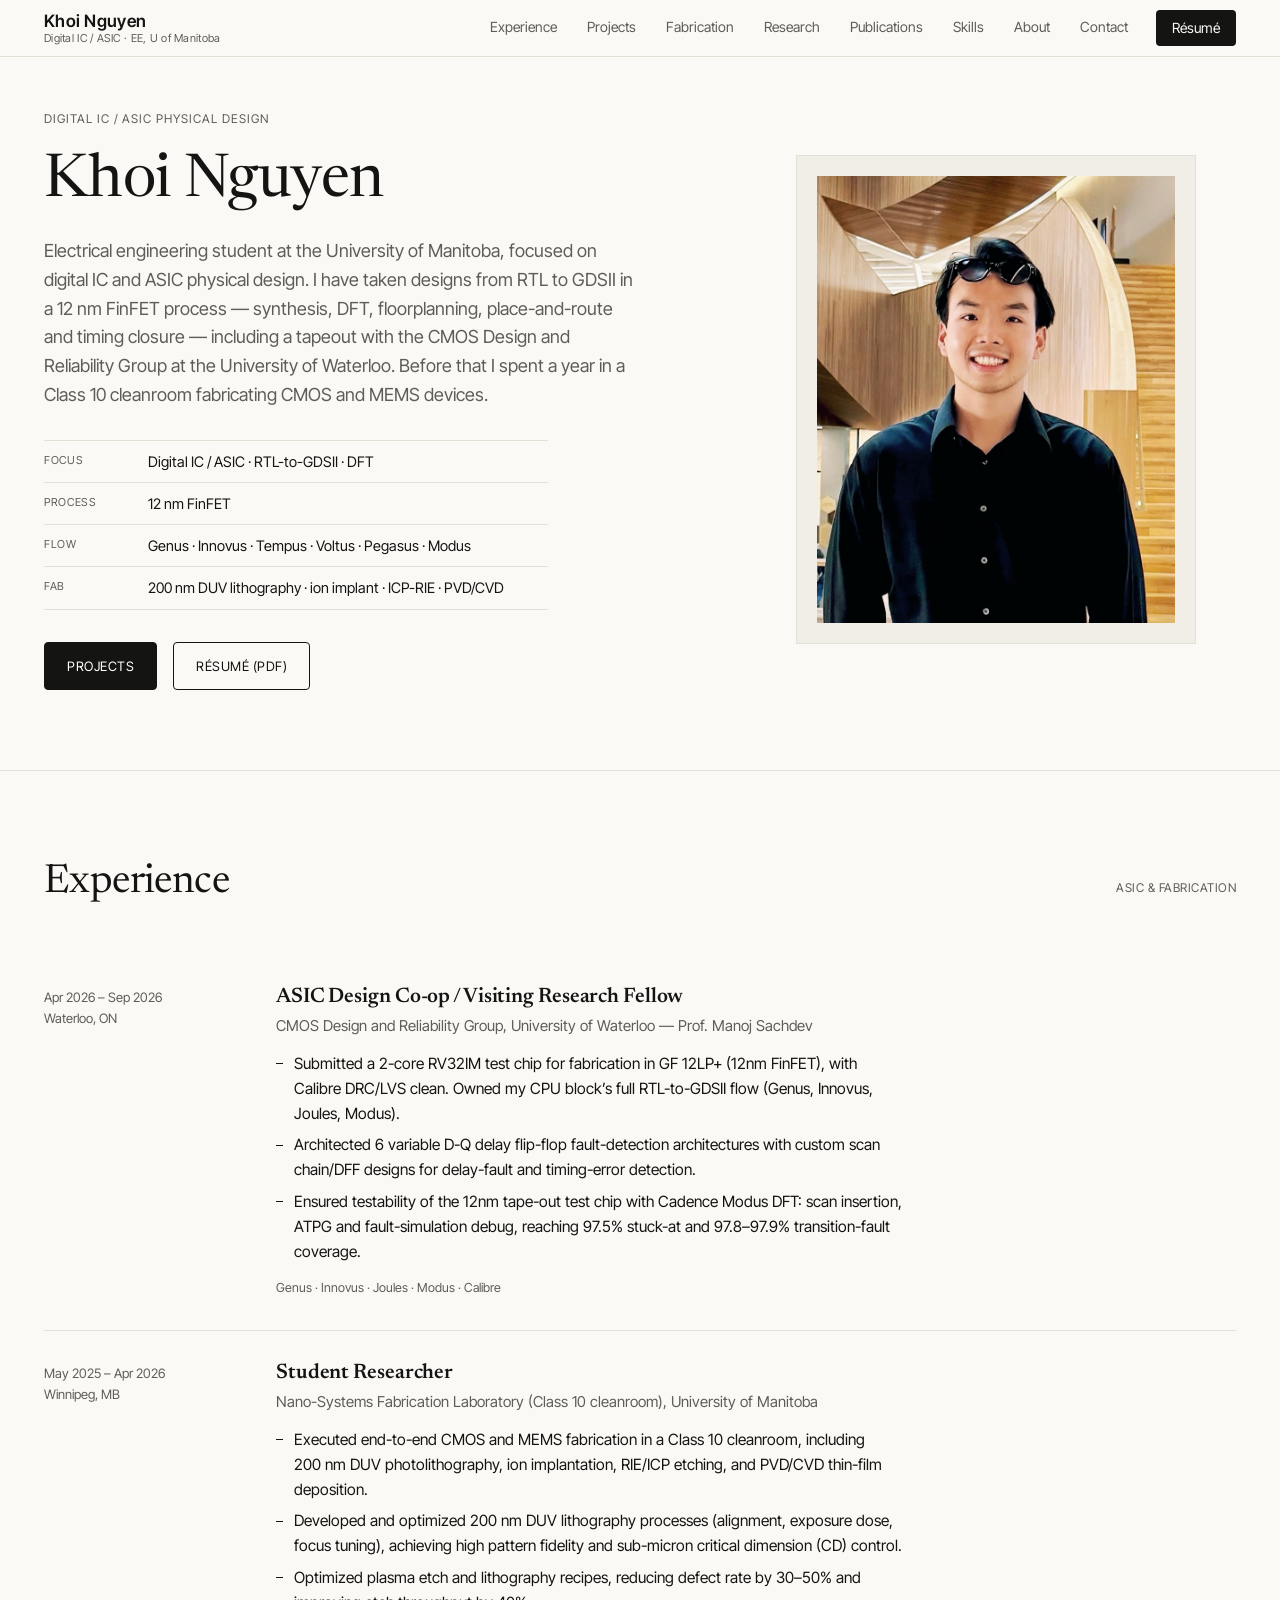
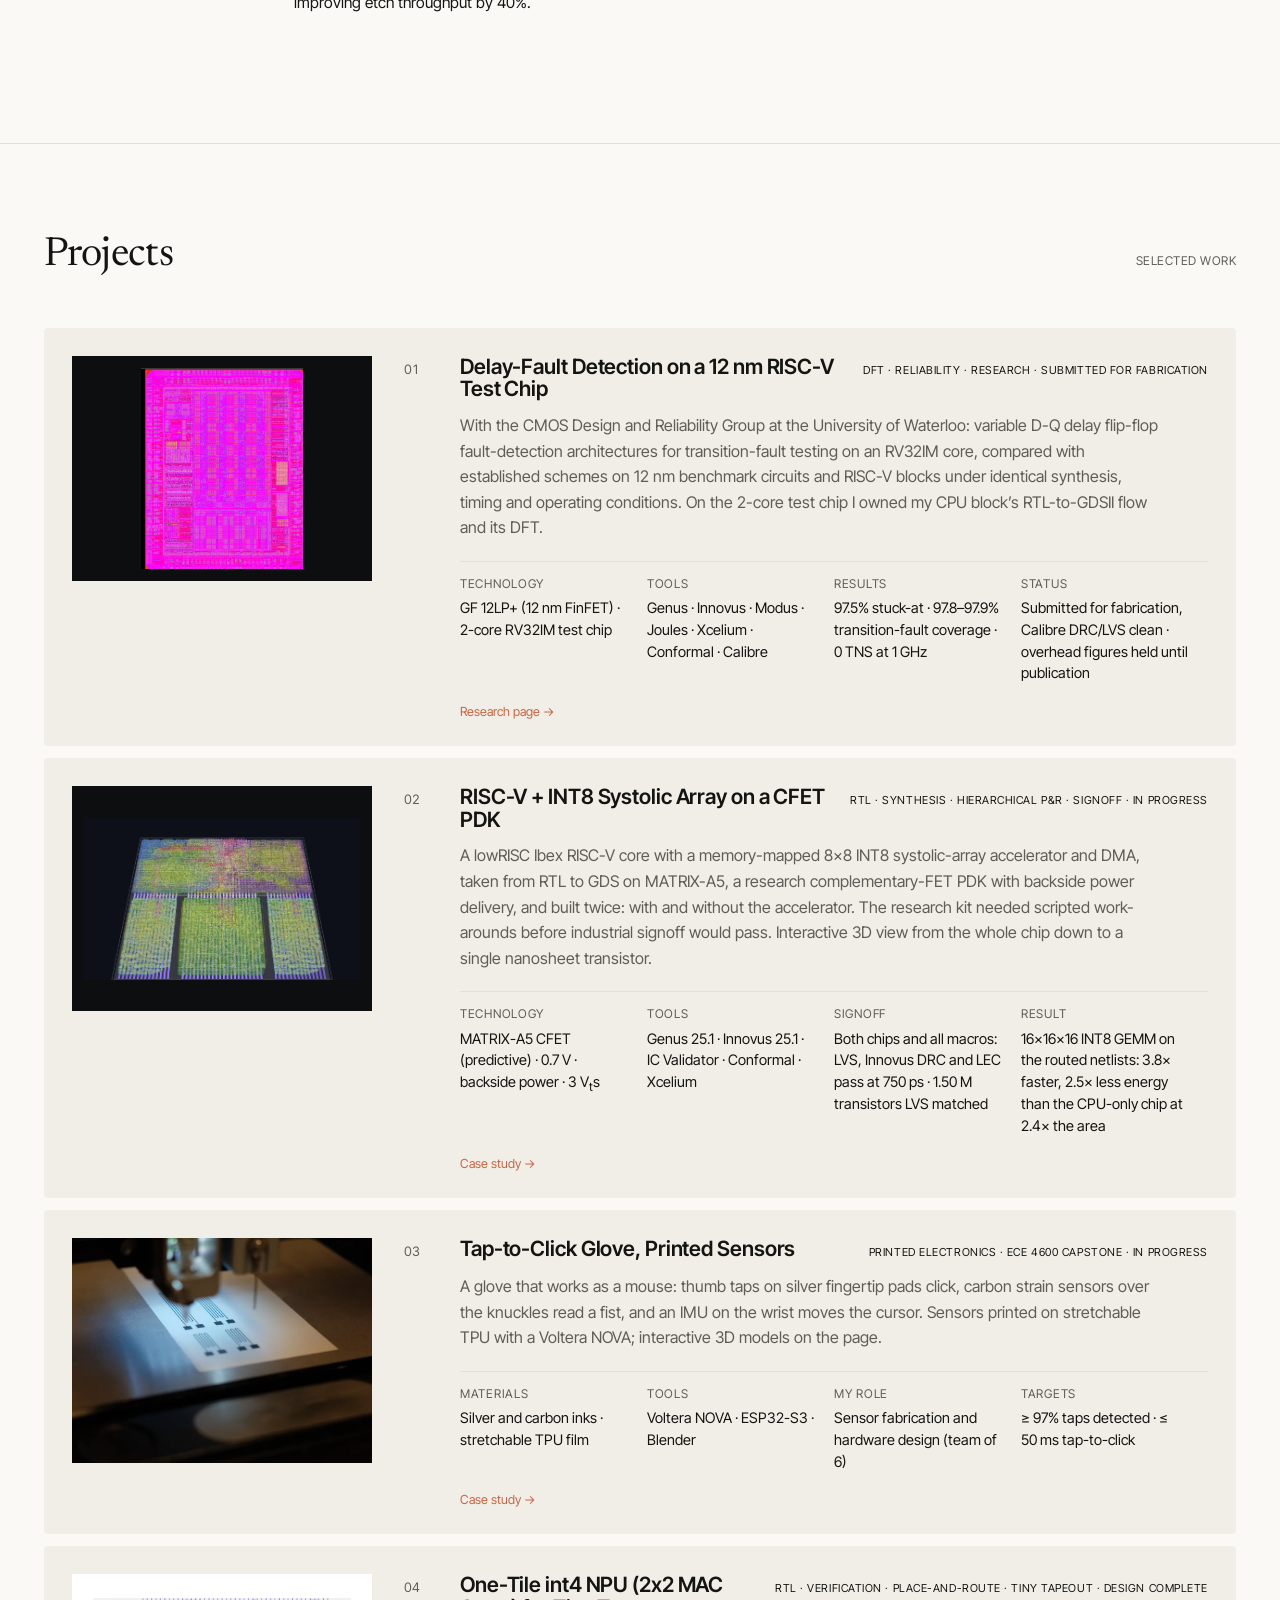
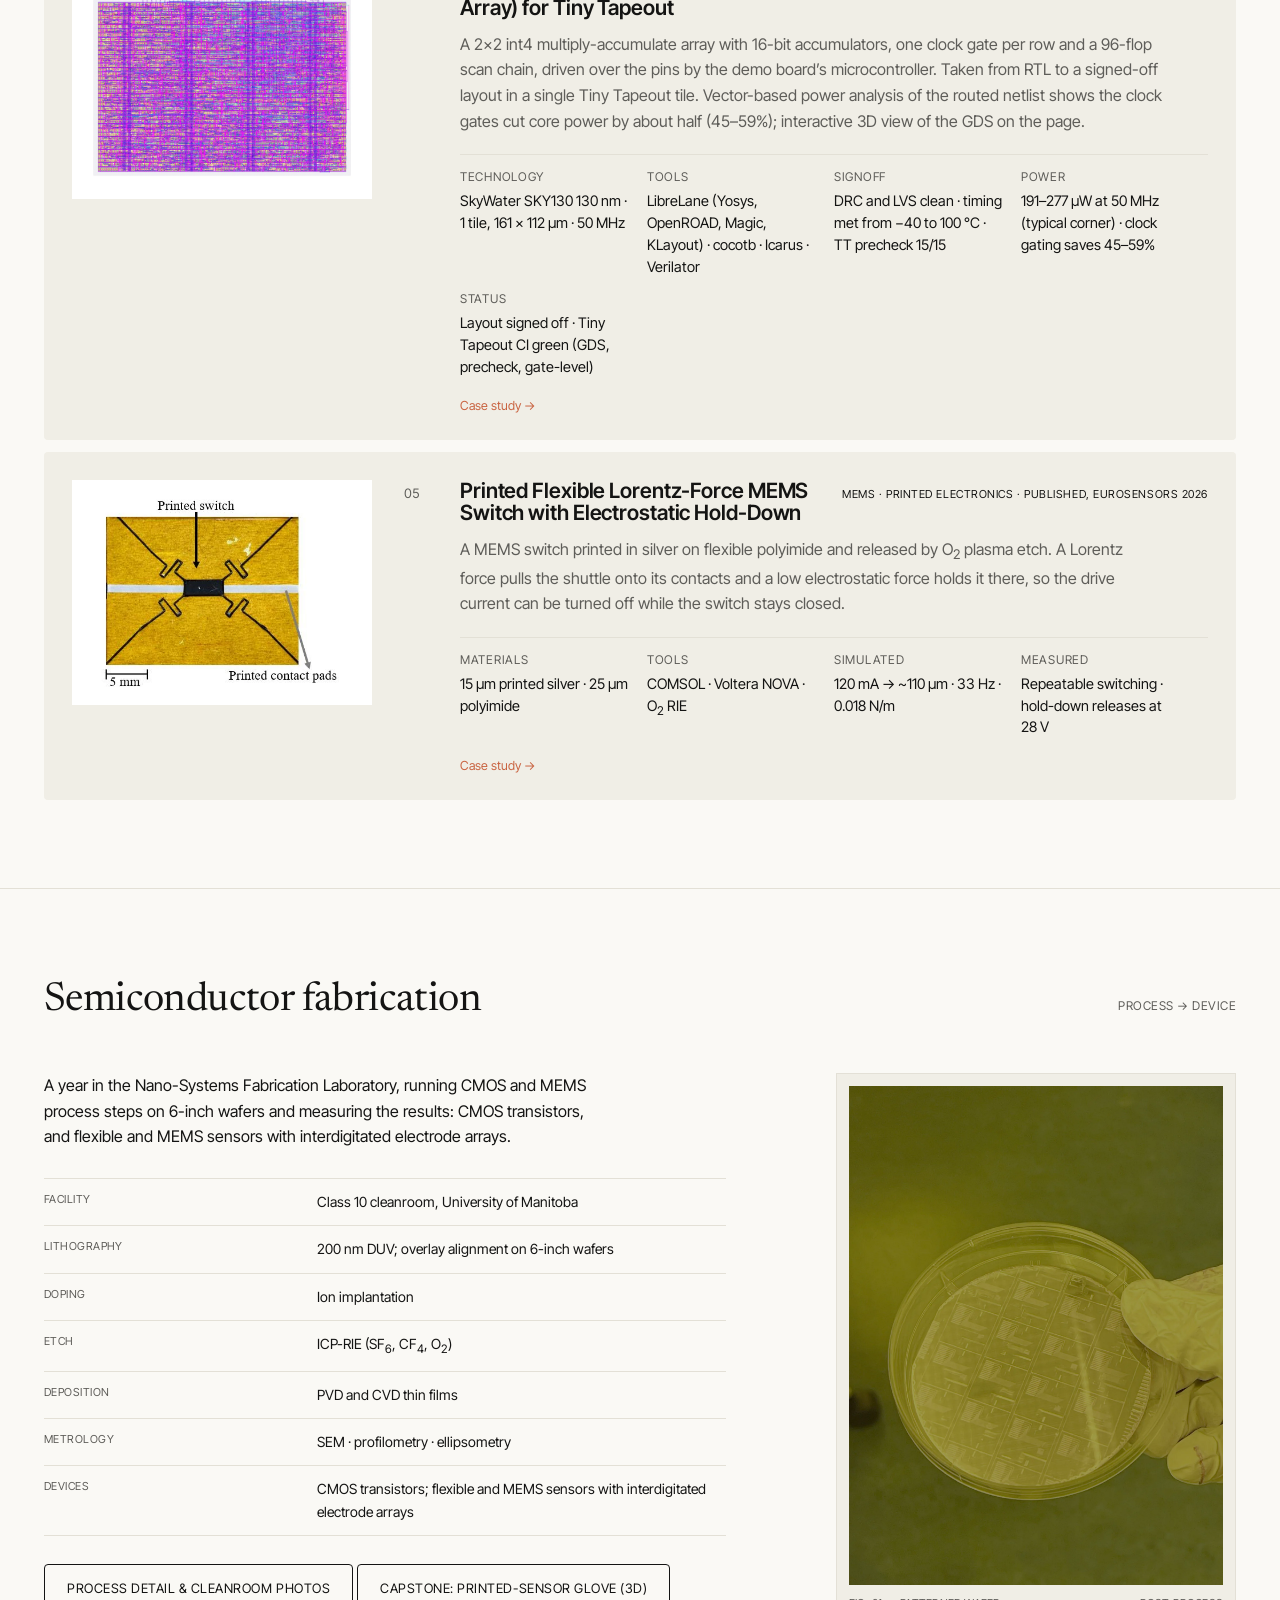
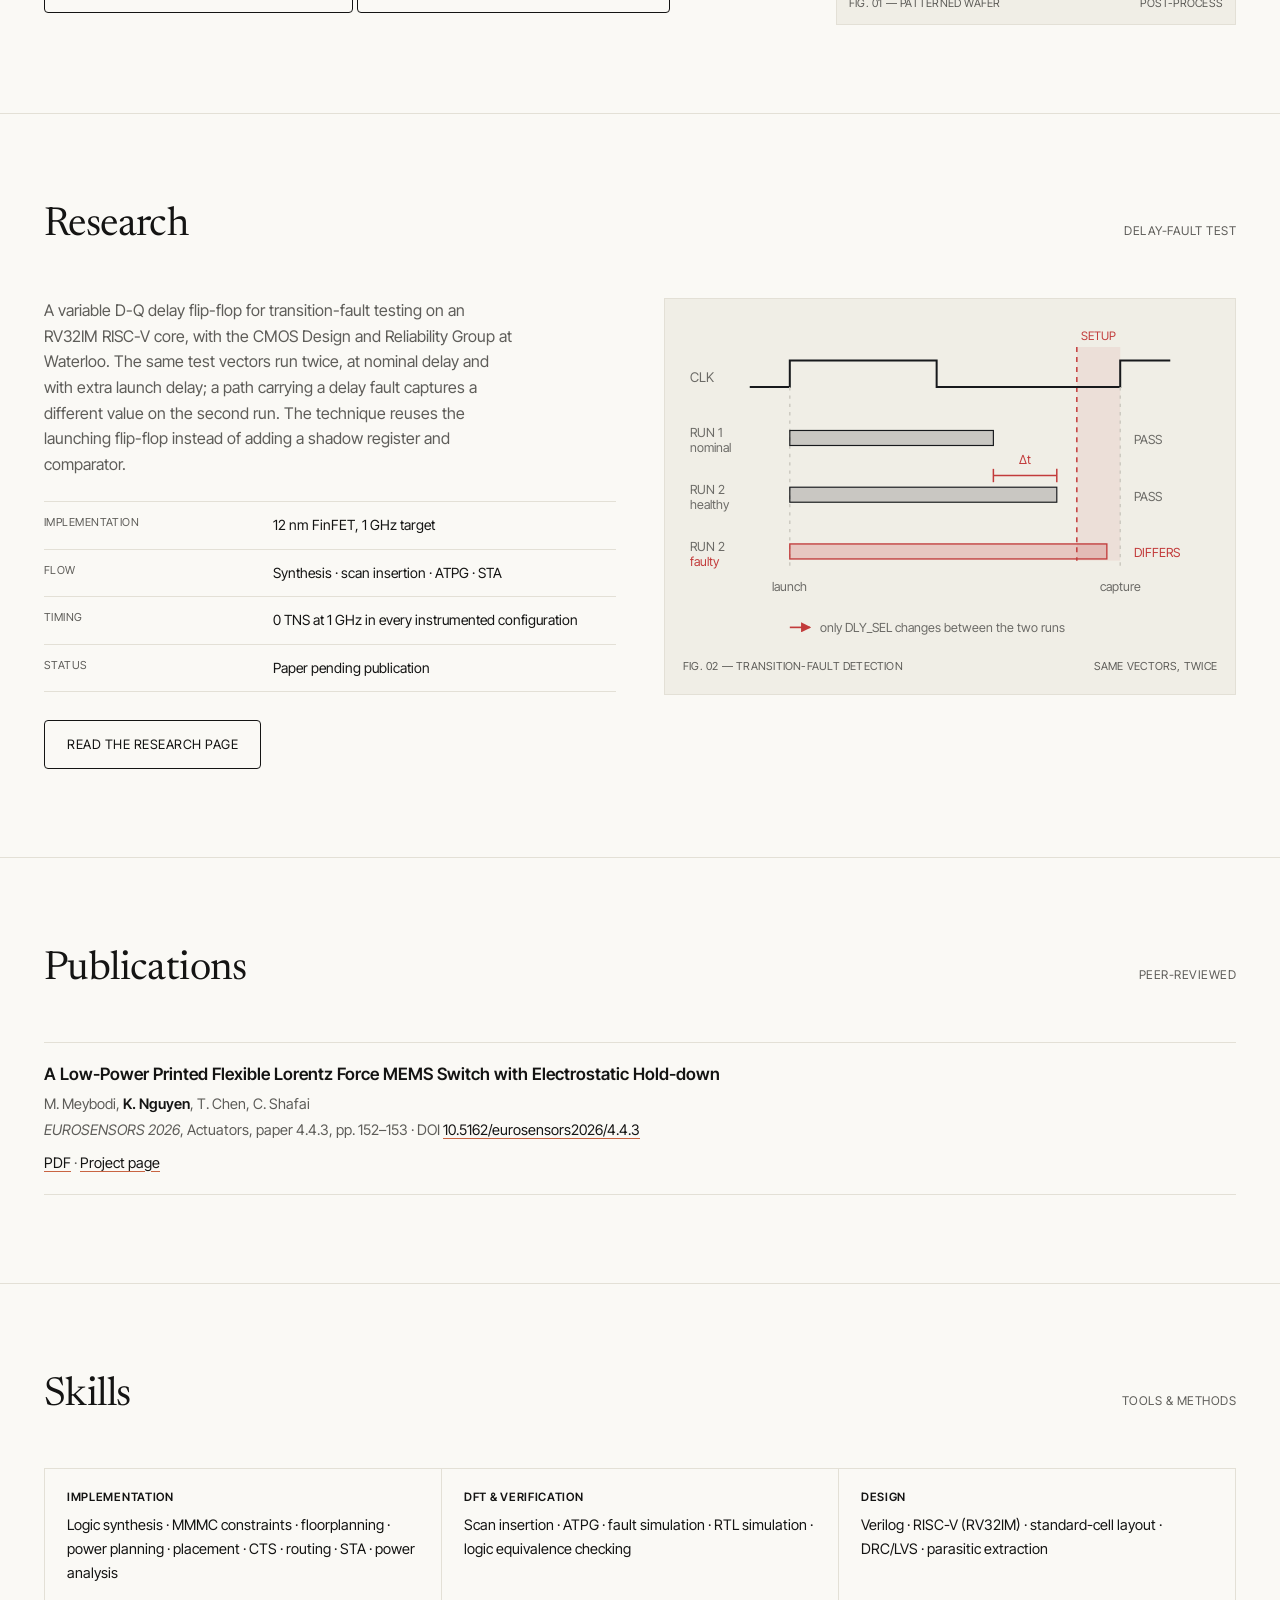
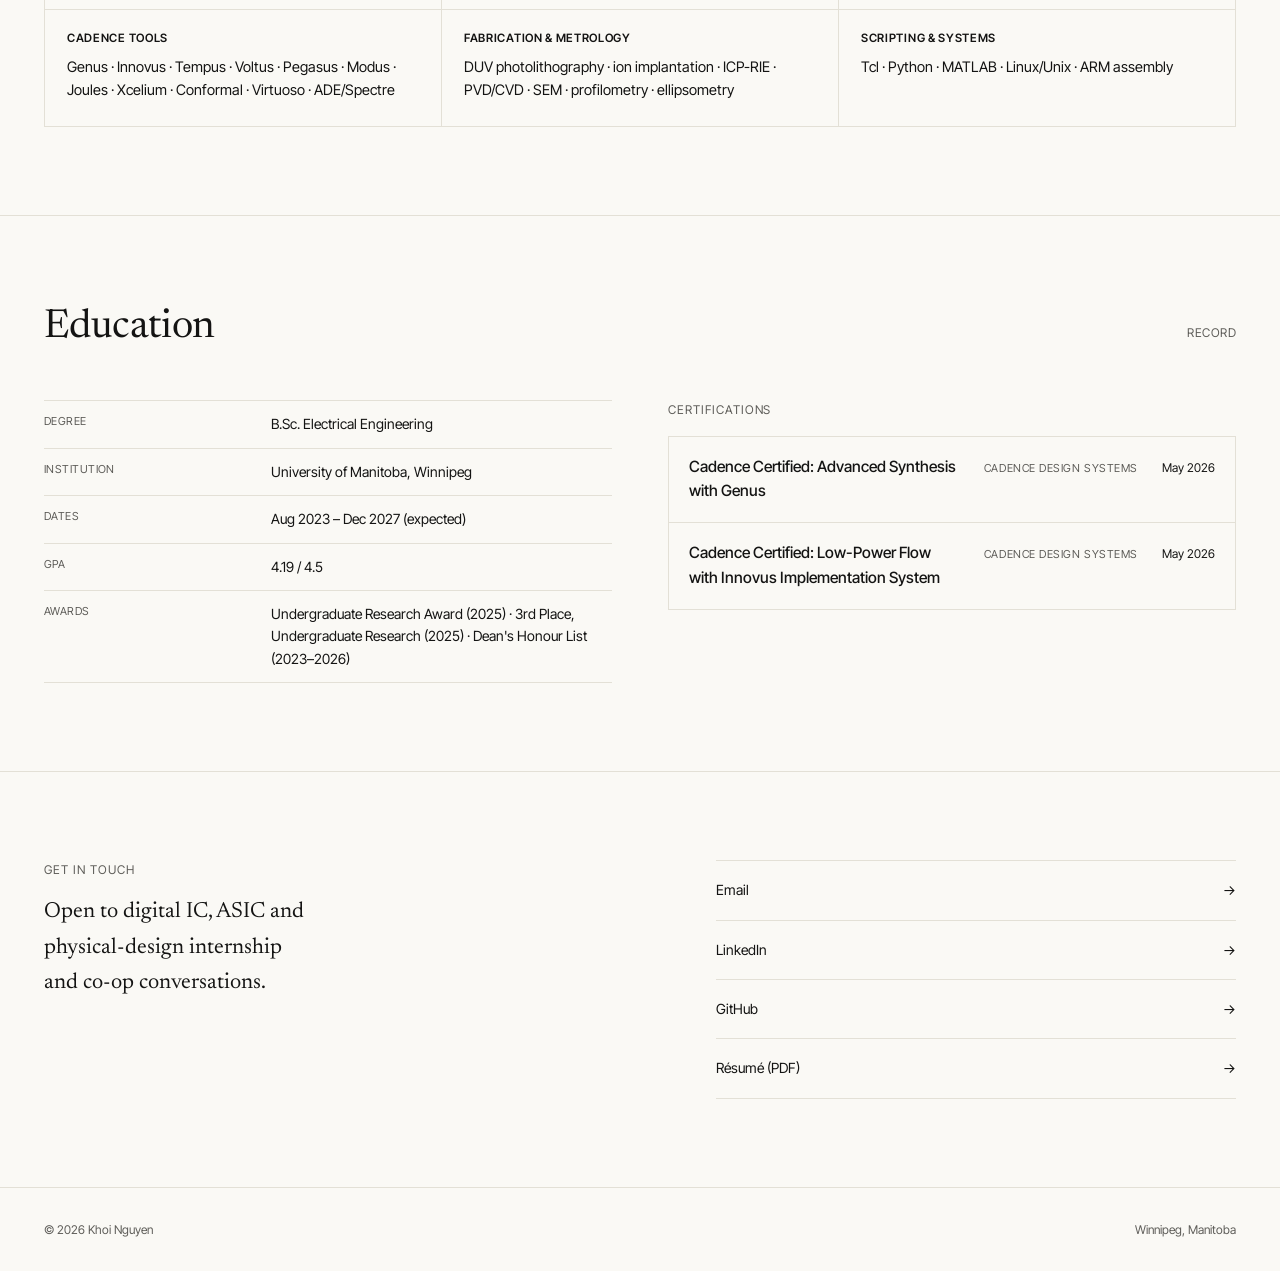
<file: index.html>
<!doctype html>
<html lang="en">
<head>
<meta charset="utf-8" />
<title>Khoi Nguyen — Digital IC / ASIC Design · Electrical Engineering</title>
<meta name="description" content="Khoi Nguyen, electrical engineering student focused on digital IC and ASIC design: RTL-to-GDSII in 12 nm FinFET, synthesis, DFT, physical design and timing, with hands-on cleanroom CMOS and MEMS fabrication." />
<meta name="viewport" content="width=device-width, initial-scale=1" />
<link rel="canonical" href="https://akln0401.github.io/portfolio/" />
<link rel="icon" type="image/svg+xml" href="assets/favicon.svg" />
<link rel="icon" type="image/png" sizes="32x32" href="assets/favicon-32.png" />
<link rel="apple-touch-icon" sizes="180x180" href="assets/apple-touch-icon.png" />
<meta name="theme-color" content="#f4f2ed" />
<meta name="author" content="Khoi Nguyen" />
<meta property="og:type" content="website" />
<meta property="og:site_name" content="Khoi Nguyen — Engineering Portfolio" />
<meta property="og:title" content="Khoi Nguyen — ASIC Design · AI Hardware" />
<meta property="og:description" content="Electrical engineering student in digital IC and ASIC design: RTL-to-GDSII in 12 nm FinFET, NVDLA and NPU accelerator implementation, synthesis, DFT, physical design and timing closure." />
<meta property="og:url" content="https://akln0401.github.io/portfolio/" />
<!-- og:image photo: Intel 486SX die, Unsplash (Unsplash License), https://unsplash.com/photos/a-close-up-of-a-computer-processor-chip--QALfjTlhTE -->
<meta property="og:image" content="https://akln0401.github.io/portfolio/assets/og-thumbnail.jpg?v=20261017f" />
<meta property="og:image:secure_url" content="https://akln0401.github.io/portfolio/assets/og-thumbnail.jpg?v=20261017f" />
<meta property="og:image:width" content="1200" />
<meta property="og:image:height" content="630" />
<meta property="og:image:type" content="image/jpeg" />
<meta property="og:image:alt" content="Khoi Nguyen — ASIC Design · AI Hardware, beside a die photo of an Intel 486SX processor" />
<meta property="og:locale" content="en_CA" />
<meta name="twitter:card" content="summary_large_image" />
<meta name="twitter:title" content="Khoi Nguyen — ASIC Design · AI Hardware" />
<meta name="twitter:description" content="Electrical engineering student in digital IC and ASIC design: RTL-to-GDSII in 12 nm FinFET, NVDLA and NPU accelerator implementation, synthesis, DFT, physical design and timing closure." />
<meta name="twitter:image" content="https://akln0401.github.io/portfolio/assets/og-thumbnail.jpg?v=20261017f" />
<meta name="twitter:image:alt" content="Khoi Nguyen — ASIC Design · AI Hardware, beside a die photo of an Intel 486SX processor" />
<link rel="preconnect" href="https://fonts.googleapis.com" />
<link rel="preconnect" href="https://fonts.gstatic.com" crossorigin />
<link href="https://fonts.googleapis.com/css2?family=Newsreader:opsz,wght@6..72,300;6..72,400;6..72,500&family=Inter+Tight:wght@400;500;600&family=IBM+Plex+Mono:wght@400;600&display=swap" rel="stylesheet" />
<link rel="stylesheet" href="css/style.css?v=20261125b" />
</head>
<body>
<a class="skip-link" href="#main">Skip to content</a>

<header class="site-header">
  <div class="wrap">
    <a class="logo" href="index.html">
      <strong>Khoi Nguyen</strong>
      <span>Digital IC / ASIC · EE, U of Manitoba</span>
    </a>
    <nav aria-label="Primary">
      <ul class="nav-list" id="nav-list">
        <li><a href="index.html#experience">Experience</a></li>
        <li><a href="index.html#projects">Projects</a></li>
        <li><a href="index.html#fabrication">Fabrication</a></li>
        <li><a href="research.html">Research</a></li>
        <li><a href="index.html#publications">Publications</a></li>
        <li><a href="index.html#skills">Skills</a></li>
        <li><a href="about.html">About</a></li>
        <li><a href="index.html#contact">Contact</a></li>
        <li><a class="nav-cv" href="assets/khoi-nguyen-cv.pdf">Résumé</a></li>
      </ul>
    </nav>
    <button class="nav-toggle" aria-label="Toggle navigation menu" aria-expanded="false" aria-controls="nav-list">
      <span class="nav-toggle-bars"><span></span><span></span><span></span></span>
    </button>
  </div>
</header>

<main id="main">

  <!-- HERO -->
  <section class="hero">
    <div class="wrap">
      <div class="hero-text">
        <p class="label hero-eyebrow">Digital IC / ASIC physical design</p>
        <h1>Khoi Nguyen</h1>
        <p class="hero-intro">Electrical engineering student at the University of Manitoba, focused on digital IC and ASIC physical design. I have taken designs from RTL to GDSII in a 12&nbsp;nm FinFET process &mdash; synthesis, DFT, floorplanning, place-and-route and timing closure &mdash; including a tapeout with the CMOS Design and Reliability Group at the University of Waterloo. Before that I spent a year in a Class&nbsp;10 cleanroom fabricating CMOS and MEMS devices.</p>

        <dl class="hero-facts">
          <div><dt>Focus</dt><dd>Digital IC / ASIC &middot; RTL-to-GDSII &middot; DFT</dd></div>
          <div><dt>Process</dt><dd>12&nbsp;nm FinFET</dd></div>
          <div><dt>Flow</dt><dd>Genus &middot; Innovus &middot; Tempus &middot; Voltus &middot; Pegasus &middot; Modus</dd></div>
          <div><dt>Fab</dt><dd>200&nbsp;nm DUV lithography &middot; ion implant &middot; ICP-RIE &middot; PVD/CVD</dd></div>
        </dl>

        <div class="hero-links">
          <a class="btn btn-primary" href="index.html#projects">Projects</a>
          <a class="btn" href="assets/khoi-nguyen-cv.pdf">Résumé (PDF)</a>
        </div>
      </div>

      <figure class="hero-figure hero-portrait">
        <img src="assets/khoi-nguyen-portrait.jpg" width="800" height="1000" decoding="async" fetchpriority="high"
             alt="Portrait of Khoi Nguyen" />
      </figure>
    </div>
  </section>


  <!-- EXPERIENCE -->
  <section class="section" id="experience">
    <div class="wrap">
      <div class="section-head">
        <h2>Experience</h2>
        <span class="section-index">ASIC &amp; fabrication</span>
      </div>

      <div class="exp-list">
        <article class="exp-item">
          <div class="exp-when">Apr 2026 &ndash; Sep 2026<br />Waterloo, ON</div>
          <div>
            <h3 class="exp-role">ASIC Design Co-op / Visiting Research Fellow</h3>
            <p class="exp-org">CMOS Design and Reliability Group, University of Waterloo &mdash; Prof. Manoj Sachdev</p>
            <ul class="exp-points">
              <li>Submitted a 2-core RV32IM test chip for fabrication in GF 12LP+ (12nm FinFET), with Calibre DRC/LVS clean. Owned my CPU block&rsquo;s full RTL-to-GDSII flow (Genus, Innovus, Joules, Modus).</li>
              <li>Architected 6 variable D-Q delay flip-flop fault-detection architectures with custom scan chain/DFF designs for delay-fault and timing-error detection.</li>
              <li>Ensured testability of the 12nm tape-out test chip with Cadence Modus DFT: scan insertion, ATPG and fault-simulation debug, reaching 97.5% stuck-at and 97.8&ndash;97.9% transition-fault coverage.</li>
            </ul>
            <p class="exp-tools">Genus &middot; Innovus &middot; Joules &middot; Modus &middot; Calibre</p>
          </div>
        </article>

        <article class="exp-item">
          <div class="exp-when">May 2025 &ndash; Apr 2026<br />Winnipeg, MB</div>
          <div>
            <h3 class="exp-role">Student Researcher</h3>
            <p class="exp-org">Nano-Systems Fabrication Laboratory (Class 10 cleanroom), University of Manitoba</p>
            <ul class="exp-points">
              <li>Executed end-to-end CMOS and MEMS fabrication in a Class 10 cleanroom, including 200&nbsp;nm DUV photolithography, ion implantation, RIE/ICP etching, and PVD/CVD thin-film deposition.</li>
              <li>Developed and optimized 200&nbsp;nm DUV lithography processes (alignment, exposure dose, focus tuning), achieving high pattern fidelity and sub-micron critical dimension (CD) control.</li>
              <li>Optimized plasma etch and lithography recipes, reducing defect rate by 30&ndash;50% and improving etch throughput by 40%.</li>
            </ul>
          </div>
        </article>
      </div>
    </div>
  </section>

  <!-- PROJECTS -->
  <section class="section" id="projects">
    <div class="wrap">
      <div class="section-head">
        <h2>Projects</h2>
        <span class="section-index">Selected work</span>
      </div>

      <div class="proj-list">
        <!-- HIDDEN for now (7nm NVDLA); restore by removing this comment wrapper
        <a class="proj" href="projects/nvdla-asap7.html">
          <div class="proj-head">
            <span class="proj-num">01</span>
            <h3>NVIDIA NVDLA 7&nbsp;nm Full-Chip Implementation: Low-Power, PPA-Optimized, DFT</h3>
            <span class="proj-cat">Synthesis &middot; Place-and-route &middot; Chip assembly &middot; In progress</span>
          </div>
          <p class="proj-sum">NVDLA on the open ASAP7 7&nbsp;nm PDK at 1&nbsp;GHz, with the kit files left read-only: full scan checked by ATPG, memory BIST for the SRAM macros, and hard-macro partitions in a mirror-symmetric floorplan.</p>
          <dl class="proj-spec">
            <div><dt>Technology</dt><dd>ASAP7 7&nbsp;nm FinFET (predictive) &middot; 448 SRAM macros in the convolution buffer partition</dd></div>
            <div><dt>Tools</dt><dd>Genus &middot; Conformal &middot; Xcelium</dd></div>
            <div><dt>Key fix</dt><dd>Partition C: 1,019 violations &rarr; 0, no area increase</dd></div>
            <div><dt>Results</dt><dd>3 of 5 partitions met at 1.0&nbsp;ns so far</dd></div>
          </dl>
          <span class="proj-go">Case study &rarr;</span>
        </a>
        -->

        <a class="proj has-media" href="research.html#delay-fault">
          <figure class="proj-media is-plate"><img src="assets/riscv/chip-layout.webp" width="880" height="1090" loading="lazy" decoding="async" alt="Full layout of the 12 nm RISC-V test chip, with the core region in the centre and the I/O ring around the edge" /></figure>
          <div class="proj-head">
            <span class="proj-num">01</span>
            <h3>Delay-Fault Detection on a 12&nbsp;nm RISC-V Test Chip</h3>
            <span class="proj-cat">DFT &middot; Reliability &middot; Research &middot; Submitted for fabrication</span>
          </div>
          <p class="proj-sum">With the CMOS Design and Reliability Group at the University of Waterloo: variable D-Q delay flip-flop fault-detection architectures for transition-fault testing on an RV32IM core, compared with established schemes on 12&nbsp;nm benchmark circuits and RISC-V blocks under identical synthesis, timing and operating conditions. On the 2-core test chip I owned my CPU block&rsquo;s RTL-to-GDSII flow and its DFT.</p>
          <dl class="proj-spec">
            <div><dt>Technology</dt><dd>GF 12LP+ (12&nbsp;nm FinFET) &middot; 2-core RV32IM test chip</dd></div>
            <div><dt>Tools</dt><dd>Genus &middot; Innovus &middot; Modus &middot; Joules &middot; Xcelium &middot; Conformal &middot; Calibre</dd></div>
            <div><dt>Results</dt><dd>97.5% stuck-at &middot; 97.8&ndash;97.9% transition-fault coverage &middot; 0 TNS at 1&nbsp;GHz</dd></div>
            <div><dt>Status</dt><dd>Submitted for fabrication, Calibre DRC/LVS clean &middot; overhead figures held until publication</dd></div>
          </dl>
          <span class="proj-go">Research page &rarr;</span>
        </a>

        <a class="proj has-media" href="projects/gaa-sysarray.html">
          <figure class="proj-media is-plate"><img src="assets/gaa/chip3d.webp" width="1190" height="700" loading="lazy" decoding="async" alt="ibex_npu_top rendered in 3D from the routed GDS: the CPU cell band on top, two SRAM macros and the systolic-array macro along the bottom" /></figure>
          <div class="proj-head">
            <span class="proj-num">02</span>
            <h3>RISC-V + INT8 Systolic Array on a CFET PDK</h3>
            <span class="proj-cat">RTL &middot; Synthesis &middot; Hierarchical P&amp;R &middot; Signoff &middot; In progress</span>
          </div>
          <p class="proj-sum">A lowRISC Ibex RISC-V core with a memory-mapped 8&times;8 INT8 systolic-array accelerator and DMA, taken from RTL to GDS on MATRIX-A5, a research complementary-FET PDK with backside power delivery, and built twice: with and without the accelerator. The research kit needed scripted work-arounds before industrial signoff would pass. Interactive 3D view from the whole chip down to a single nanosheet transistor.</p>
          <dl class="proj-spec">
            <div><dt>Technology</dt><dd>MATRIX-A5 CFET (predictive) &middot; 0.7&nbsp;V &middot; backside power &middot; 3 V<sub>t</sub>s</dd></div>
            <div><dt>Tools</dt><dd>Genus 25.1 &middot; Innovus 25.1 &middot; IC Validator &middot; Conformal &middot; Xcelium</dd></div>
            <div><dt>Signoff</dt><dd>Both chips and all macros: LVS, Innovus DRC and LEC pass at 750&nbsp;ps &middot; 1.50&nbsp;M transistors LVS matched</dd></div>
            <div><dt>Result</dt><dd>16&times;16&times;16 INT8 GEMM on the routed netlists: 3.8&times; faster, 2.5&times; less energy than the CPU-only chip at 2.4&times; the area</dd></div>
          </dl>
          <span class="proj-go">Case study &rarr;</span>
        </a>

        <a class="proj has-media" href="projects/glove.html">
          <figure class="proj-media"><img src="assets/glove/09_printing_photo.webp" width="933" height="1400" loading="lazy" decoding="async" style="object-position:50% 62%" alt="The Voltera NOVA printing serpentine sensor traces onto film" /></figure>
          <div class="proj-head">
            <span class="proj-num">03</span>
            <h3>Tap-to-Click Glove, Printed Sensors</h3>
            <span class="proj-cat">Printed electronics &middot; ECE 4600 capstone &middot; In progress</span>
          </div>
          <p class="proj-sum">A glove that works as a mouse: thumb taps on silver fingertip pads click, carbon strain sensors over the knuckles read a fist, and an IMU on the wrist moves the cursor. Sensors printed on stretchable TPU with a Voltera NOVA; interactive 3D models on the page.</p>
          <dl class="proj-spec">
            <div><dt>Materials</dt><dd>Silver and carbon inks &middot; stretchable TPU film</dd></div>
            <div><dt>Tools</dt><dd>Voltera NOVA &middot; ESP32-S3 &middot; Blender</dd></div>
            <div><dt>My role</dt><dd>Sensor fabrication and hardware design (team of 6)</dd></div>
            <div><dt>Targets</dt><dd>&ge; 97% taps detected &middot; &le; 50&nbsp;ms tap-to-click</dd></div>
          </dl>
          <span class="proj-go">Case study &rarr;</span>
        </a>

        <a class="proj has-media" href="projects/npu-tapeout.html">
          <figure class="proj-media is-sheet"><img src="assets/npu/gds.webp" width="1400" height="968" loading="lazy" decoding="async" alt="Top-down KLayout view of the final NPU tile GDS, all layers in SKY130 colours" /></figure>
          <div class="proj-head">
            <span class="proj-num">04</span>
            <h3>One-Tile int4 NPU (2x2 MAC Array) for Tiny Tapeout</h3>
            <span class="proj-cat">RTL &middot; Verification &middot; Place-and-route &middot; Tiny Tapeout &middot; Design complete</span>
          </div>
          <p class="proj-sum">A 2&times;2 int4 multiply-accumulate array with 16-bit accumulators, one clock gate per row and a 96-flop scan chain, driven over the pins by the demo board&rsquo;s microcontroller. Taken from RTL to a signed-off layout in a single Tiny Tapeout tile. Vector-based power analysis of the routed netlist shows the clock gates cut core power by about half (45&ndash;59%); interactive 3D view of the GDS on the page.</p>
          <dl class="proj-spec">
            <div><dt>Technology</dt><dd>SkyWater SKY130 130&nbsp;nm &middot; 1 tile, 161&nbsp;&times;&nbsp;112&nbsp;&micro;m &middot; 50&nbsp;MHz</dd></div>
            <div><dt>Tools</dt><dd>LibreLane (Yosys, OpenROAD, Magic, KLayout) &middot; cocotb &middot; Icarus &middot; Verilator</dd></div>
            <div><dt>Signoff</dt><dd>DRC and LVS clean &middot; timing met from &minus;40 to 100&nbsp;&deg;C &middot; TT precheck 15/15</dd></div>
            <div><dt>Power</dt><dd>191&ndash;277&nbsp;&micro;W at 50&nbsp;MHz (typical corner) &middot; clock gating saves 45&ndash;59%</dd></div>
            <div><dt>Status</dt><dd>Layout signed off &middot; Tiny Tapeout CI green (GDS, precheck, gate-level)</dd></div>
          </dl>
          <span class="proj-go">Case study &rarr;</span>
        </a>

        <a class="proj has-media" href="projects/mems-switch.html">
          <figure class="proj-media is-sheet"><img src="assets/mems/fig3-fabricated.webp" width="438" height="341" loading="lazy" decoding="async" alt="Photograph of the fabricated printed switch on polyimide, with the switch at the centre and printed contact pads, 5 mm scale bar" /></figure>
          <div class="proj-head">
            <span class="proj-num">05</span>
            <h3>Printed Flexible Lorentz-Force MEMS Switch with Electrostatic Hold-Down</h3>
            <span class="proj-cat">MEMS &middot; Printed electronics &middot; Published, EUROSENSORS 2026</span>
          </div>
          <p class="proj-sum">A MEMS switch printed in silver on flexible polyimide and released by O<sub>2</sub> plasma etch. A Lorentz force pulls the shuttle onto its contacts and a low electrostatic force holds it there, so the drive current can be turned off while the switch stays closed.</p>
          <dl class="proj-spec">
            <div><dt>Materials</dt><dd>15&nbsp;&micro;m printed silver &middot; 25&nbsp;&micro;m polyimide</dd></div>
            <div><dt>Tools</dt><dd>COMSOL &middot; Voltera NOVA &middot; O<sub>2</sub> RIE</dd></div>
            <div><dt>Simulated</dt><dd>120&nbsp;mA &rarr; ~110&nbsp;&micro;m &middot; 33&nbsp;Hz &middot; 0.018&nbsp;N/m</dd></div>
            <div><dt>Measured</dt><dd>Repeatable switching &middot; hold-down releases at 28&nbsp;V</dd></div>
          </dl>
          <span class="proj-go">Case study &rarr;</span>
        </a>

        <!-- HIDDEN for now (12 nm NVDLA); restore by removing this comment wrapper
        <a class="proj has-media" href="projects/nvdla.html">
          <figure class="proj-media is-sheet"><img src="assets/cards/nvdla.webp" width="1400" height="1237" loading="lazy" decoding="async" alt="Planned NVDLA floorplan drawn to scale: partition C with two mirrored SRAM banks on top, partition O in the middle, P and A below, and the two mirrored CMAC partitions along the sides" /></figure>
          <div class="proj-head">
            <span class="proj-num">06</span>
            <h3>NVIDIA NVDLA 12&nbsp;nm: 1.1&nbsp;GHz, Multi-V<sub>t</sub>, Full Scan</h3>
            <span class="proj-cat">Synthesis &middot; Place-and-route &middot; Physical verification &middot; In progress</span>
          </div>
          <p class="proj-sum">NVIDIA&rsquo;s open-source deep-learning accelerator, from RTL to a foundry-clean layout at 1.1&nbsp;GHz: three threshold-voltage flavours, clock gating, full scan, SRAM macros for a 13-metal stack, and hard-macro partitions in a mirror-symmetric floorplan.</p>
          <dl class="proj-spec">
            <div><dt>Technology</dt><dd>12&nbsp;nm FinFET &middot; 13-metal stack &middot; 128 dual-port SRAM macros</dd></div>
            <div><dt>Tools</dt><dd>Genus 25.1 &middot; Innovus 25.1 &middot; Calibre &middot; Modus</dd></div>
            <div><dt>Signoff</dt><dd>Foundry DRC and LVS on the merged GDS</dd></div>
            <div><dt>Status</dt><dd>SRAMs generated &middot; synthesis running &middot; place-and-route scripted</dd></div>
          </dl>
          <span class="proj-go">Case study &rarr;</span>
        </a>
        -->
      </div>
    </div>
  </section>

  <!-- FABRICATION -->
  <section class="section" id="fabrication">
    <div class="wrap">
      <div class="section-head">
        <h2>Semiconductor fabrication</h2>
        <span class="section-index">Process &rarr; device</span>
      </div>

      <div class="fab-grid">
        <div>
          <p class="fab-lead">A year in the Nano-Systems Fabrication Laboratory, running CMOS and MEMS process steps on 6-inch wafers and measuring the results: CMOS transistors, and flexible and MEMS sensors with interdigitated electrode arrays.</p>
          <table class="spec-table">
            <tbody>
              <tr><th>Facility</th><td>Class 10 cleanroom, University of Manitoba</td></tr>
              <tr><th>Lithography</th><td>200&nbsp;nm DUV; overlay alignment on 6-inch wafers</td></tr>
              <tr><th>Doping</th><td>Ion implantation</td></tr>
              <tr><th>Etch</th><td>ICP-RIE (SF<sub>6</sub>, CF<sub>4</sub>, O<sub>2</sub>)</td></tr>
              <tr><th>Deposition</th><td>PVD and CVD thin films</td></tr>
              <tr><th>Metrology</th><td>SEM &middot; profilometry &middot; ellipsometry</td></tr>
              <tr><th>Devices</th><td>CMOS transistors; flexible and MEMS sensors with interdigitated electrode arrays</td></tr>
            </tbody>
          </table>
          <a class="btn" href="research.html" style="margin-top:28px;">Process detail &amp; cleanroom photos</a>
          <a class="btn" href="projects/glove.html" style="margin-top:12px;">Capstone: printed-sensor glove (3D)</a>
        </div>

        <figure class="lab-figure fab-photo">
          <img src="assets/lab-wafer.webp" alt="A gloved hand holding a petri dish containing a patterned wafer under yellow cleanroom light; the wafer is divided into a grid of dies, each carrying interdigitated electrode arrays and test structures." width="1000" height="1333" loading="lazy" decoding="async" />
          <figcaption>
            <span>FIG. 01 — PATTERNED WAFER</span>
            <span>POST-PROCESS</span>
          </figcaption>
        </figure>
      </div>
    </div>
  </section>

  <!-- RESEARCH -->
  <section class="section" id="research">
    <div class="wrap">
      <div class="section-head">
        <h2>Research</h2>
        <span class="section-index">Delay-fault test</span>
      </div>

      <div class="research-teaser">
        <div>
          <p>A variable D-Q delay flip-flop for transition-fault testing on an RV32IM RISC-V core, with the CMOS Design and Reliability Group at Waterloo. The same test vectors run twice, at nominal delay and with extra launch delay; a path carrying a delay fault captures a different value on the second run. The technique reuses the launching flip-flop instead of adding a shadow register and comparator.</p>
          <table class="spec-table" style="margin-bottom:28px;">
            <tbody>
              <tr><th>Implementation</th><td>12&nbsp;nm FinFET, 1&nbsp;GHz target</td></tr>
              <tr><th>Flow</th><td>Synthesis &middot; scan insertion &middot; ATPG &middot; STA</td></tr>
              <tr><th>Timing</th><td>0 TNS at 1&nbsp;GHz in every instrumented configuration</td></tr>
              <tr><th>Status</th><td>Paper pending publication</td></tr>
            </tbody>
          </table>
          <a class="btn" href="research.html">Read the research page</a>
        </div>
        <figure class="diagram-frame dq-figure">
          <div class="fig-scroll">
          <svg viewBox="0 0 320 196" role="img" aria-label="Transition-fault detection by running the same vectors twice. On the first run at nominal delay, data arrives at the capture flip-flop with slack to spare. On the second run an added launch delay pushes arrival later: a healthy path still lands before the setup window, while a path carrying a delay fault crosses into it and captures a different value.">
            <defs>
              <marker id="tAcc" viewBox="0 0 8 8" refX="7" refY="4" markerWidth="6" markerHeight="6" orient="auto">
                <path d="M0,0 L8,4 L0,8 z" fill="#c23b3b" />
              </marker>
            </defs>

            <!-- setup window -->
            <rect x="236" y="18" width="26" height="128" fill="#c23b3b" fill-opacity="0.08" />
            <line x1="236" y1="18" x2="236" y2="146" stroke="#c23b3b" stroke-width="0.9" stroke-dasharray="3 3" />
            <text x="249" y="14" font-size="7" fill="#c23b3b" text-anchor="middle">SETUP</text>

            <!-- clock, launch edge to capture edge -->
            <polyline points="40,42 64,42 64,26 152,26 152,42 262,42 262,26 292,26"
                      fill="none" stroke="#17191c" stroke-width="1.2" />
            <text x="4" y="39" font-size="8" fill="#6c6b67">CLK</text>
            <line x1="64" y1="42" x2="64" y2="152" stroke="#c9c6bd" stroke-width="0.8" stroke-dasharray="2 3" />
            <line x1="262" y1="42" x2="262" y2="152" stroke="#c9c6bd" stroke-width="0.8" stroke-dasharray="2 3" />
            <text x="64" y="164" font-size="7.5" fill="#6c6b67" text-anchor="middle">launch</text>
            <text x="262" y="164" font-size="7.5" fill="#6c6b67" text-anchor="middle">capture</text>

            <!-- run 1, nominal -->
            <text x="4" y="72" font-size="7.5" fill="#6c6b67">RUN 1</text>
            <text x="4" y="81" font-size="7.5" fill="#6c6b67">nominal</text>
            <rect x="64" y="68" width="122" height="9" fill="#17191c" fill-opacity="0.18" stroke="#17191c" stroke-width="0.7" />
            <text x="270" y="76" font-size="7.5" fill="#6c6b67">PASS</text>

            <!-- run 2, healthy path -->
            <text x="4" y="106" font-size="7.5" fill="#6c6b67">RUN 2</text>
            <text x="4" y="115" font-size="7.5" fill="#6c6b67">healthy</text>
            <rect x="64" y="102" width="160" height="9" fill="#17191c" fill-opacity="0.18" stroke="#17191c" stroke-width="0.7" />
            <text x="270" y="110" font-size="7.5" fill="#6c6b67">PASS</text>
            <line x1="186" y1="95" x2="224" y2="95" stroke="#c23b3b" stroke-width="0.9" />
            <line x1="186" y1="91" x2="186" y2="99" stroke="#c23b3b" stroke-width="0.9" />
            <line x1="224" y1="91" x2="224" y2="99" stroke="#c23b3b" stroke-width="0.9" />
            <text x="205" y="88" font-size="7.5" fill="#c23b3b" text-anchor="middle">&#916;t</text>

            <!-- run 2, delay fault -->
            <text x="4" y="140" font-size="7.5" fill="#6c6b67">RUN 2</text>
            <text x="4" y="149" font-size="7.5" fill="#c23b3b">faulty</text>
            <rect x="64" y="136" width="190" height="9" fill="#c23b3b" fill-opacity="0.22" stroke="#c23b3b" stroke-width="0.8" />
            <text x="270" y="144" font-size="7.5" fill="#c23b3b">DIFFERS</text>

            <!-- what changes between runs -->
            <line x1="64" y1="186" x2="76" y2="186" stroke="#c23b3b" stroke-width="1" marker-end="url(#tAcc)" />
            <text x="82" y="189" font-size="7.5" fill="#6c6b67">only DLY_SEL changes between the two runs</text>
          </svg>
          </div>
          <figcaption>
            <span>FIG. 02 — TRANSITION-FAULT DETECTION</span>
            <span>SAME VECTORS, TWICE</span>
          </figcaption>
        </figure>
      </div>
    </div>
  </section>

  <!-- PUBLICATIONS -->
  <section class="section" id="publications">
    <div class="wrap">
      <div class="section-head">
        <h2>Publications</h2>
        <span class="section-index">Peer-reviewed</span>
      </div>
      <ol class="pub-list">
        <li>
          <p class="pub-title"><a href="projects/mems-switch.html">A Low-Power Printed Flexible Lorentz Force MEMS Switch with Electrostatic Hold-down</a></p>
          <p class="pub-authors">M. Meybodi, <strong>K. Nguyen</strong>, T. Chen, C. Shafai</p>
          <p class="pub-venue"><i>EUROSENSORS 2026</i>, Actuators, paper 4.4.3, pp.&nbsp;152&ndash;153 &middot; DOI <a href="https://doi.org/10.5162/eurosensors2026/4.4.3">10.5162/eurosensors2026/4.4.3</a></p>
          <p class="pub-links"><a href="assets/papers/meybodi-eurosensors2026-lorentz-mems-switch.pdf">PDF</a> &middot; <a href="projects/mems-switch.html">Project page</a></p>
        </li>
      </ol>
    </div>
  </section>

  <!-- SKILLS -->
  <section class="section" id="skills">
    <div class="wrap">
      <div class="section-head">
        <h2>Skills</h2>
        <span class="section-index">Tools &amp; methods</span>
      </div>

      <div class="skill-grid">
        <div class="skill-group">
          <h3>Implementation</h3>
          <p>Logic synthesis &middot; MMMC constraints &middot; floorplanning &middot; power planning &middot; placement &middot; CTS &middot; routing &middot; STA &middot; power analysis</p>
        </div>
        <div class="skill-group">
          <h3>DFT &amp; verification</h3>
          <p>Scan insertion &middot; ATPG &middot; fault simulation &middot; RTL simulation &middot; logic equivalence checking</p>
        </div>
        <div class="skill-group">
          <h3>Design</h3>
          <p>Verilog &middot; RISC-V (RV32IM) &middot; standard-cell layout &middot; DRC/LVS &middot; parasitic extraction</p>
        </div>
        <div class="skill-group">
          <h3>Cadence tools</h3>
          <p>Genus &middot; Innovus &middot; Tempus &middot; Voltus &middot; Pegasus &middot; Modus &middot; Joules &middot; Xcelium &middot; Conformal &middot; Virtuoso &middot; ADE/Spectre</p>
        </div>
        <div class="skill-group">
          <h3>Fabrication &amp; metrology</h3>
          <p>DUV photolithography &middot; ion implantation &middot; ICP-RIE &middot; PVD/CVD &middot; SEM &middot; profilometry &middot; ellipsometry</p>
        </div>
        <div class="skill-group">
          <h3>Scripting &amp; systems</h3>
          <p>Tcl &middot; Python &middot; MATLAB &middot; Linux/Unix &middot; ARM assembly</p>
        </div>
      </div>
    </div>
  </section>

  <!-- EDUCATION -->
  <section class="section" id="education">
    <div class="wrap">
      <div class="section-head">
        <h2>Education</h2>
        <span class="section-index">Record</span>
      </div>

      <div class="two-col">
        <table class="spec-table">
          <tbody>
            <tr><th>Degree</th><td>B.Sc. Electrical Engineering</td></tr>
            <tr><th>Institution</th><td>University of Manitoba, Winnipeg</td></tr>
            <tr><th>Dates</th><td>Aug 2023 &ndash; Dec 2027 (expected)</td></tr>
            <tr><th>GPA</th><td>4.19 / 4.5</td></tr>
            <tr><th>Awards</th><td>Undergraduate Research Award (2025) &middot; 3rd Place, Undergraduate Research (2025) &middot; Dean's Honour List (2023&ndash;2026)</td></tr>
          </tbody>
        </table>

        <div>
          <p class="label">Certifications</p>
          <ul class="cert-list">
            <li>
              <span class="cert-name">Cadence Certified: Advanced Synthesis with Genus</span>
              <span class="cert-issuer">Cadence Design Systems</span>
              <span class="cert-date">May 2026</span>
            </li>
            <li>
              <span class="cert-name">Cadence Certified: Low-Power Flow with Innovus Implementation System</span>
              <span class="cert-issuer">Cadence Design Systems</span>
              <span class="cert-date">May 2026</span>
            </li>
          </ul>
        </div>
      </div>
    </div>
  </section>

  <!-- CONTACT -->
  <section class="section" id="contact">
    <div class="wrap">
      <div class="contact-grid">
        <div>
          <p class="label">Get in touch</p>
          <p class="contact-lead" style="margin-top:16px;">Open to digital IC, ASIC and physical-design internship and co-op conversations.</p>
        </div>
        <ul class="contact-list">
          <li><a href="mailto:anhkhoi_2005@icloud.com"><span>Email</span><span class="contact-arrow">&rarr;</span></a></li>
          <li><a href="https://www.linkedin.com/in/anhkhoilenguyen/" target="_blank" rel="noopener">LinkedIn<span class="contact-arrow">&rarr;</span></a></li>
          <li><a href="https://github.com/AKLN0401" target="_blank" rel="noopener">GitHub<span class="contact-arrow">&rarr;</span></a></li>
          <li><a href="assets/khoi-nguyen-cv.pdf">Résumé (PDF)<span class="contact-arrow">&rarr;</span></a></li>
        </ul>
      </div>
    </div>
  </section>

</main>

<footer class="site-footer">
  <div class="wrap">
    <span>&copy; <span data-year>2026</span> Khoi Nguyen</span>
    <span>Winnipeg, Manitoba</span>
  </div>
</footer>

<script src="js/main.js"></script>
</body>
</html>
</file>
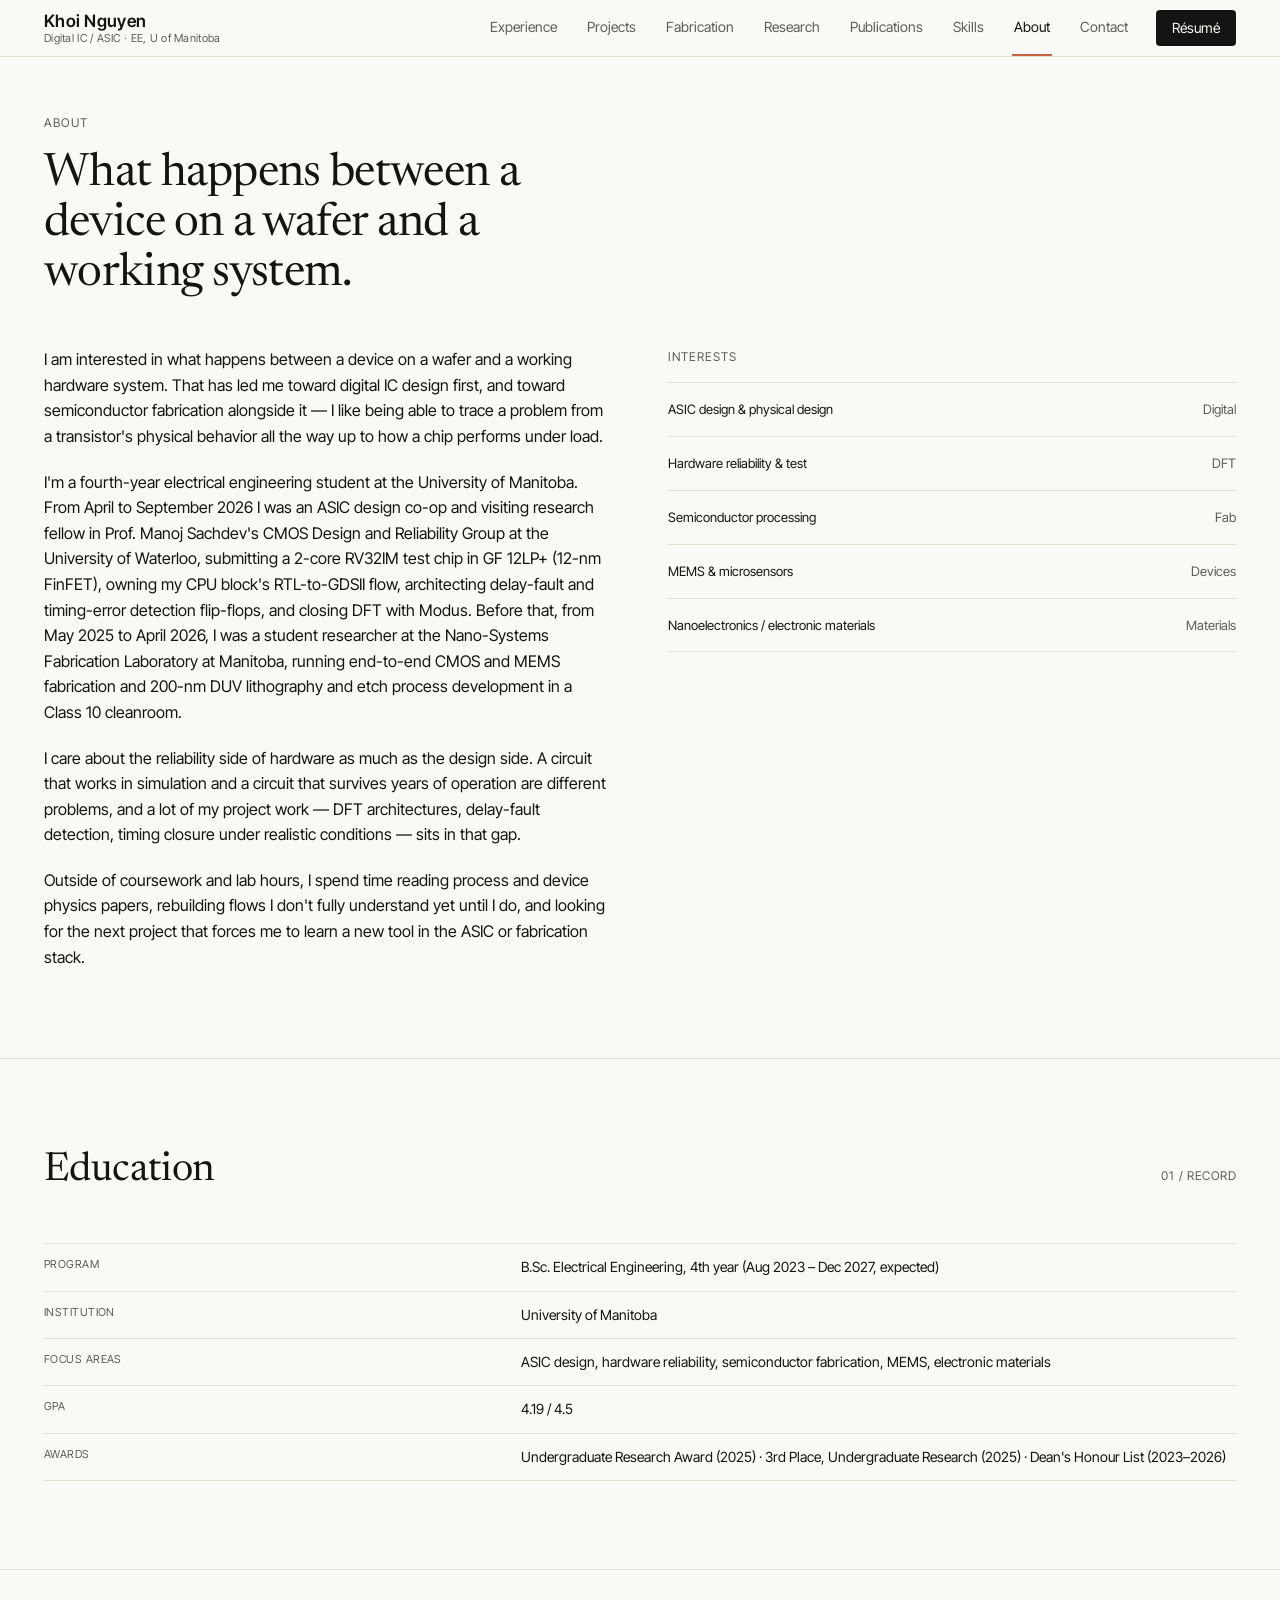
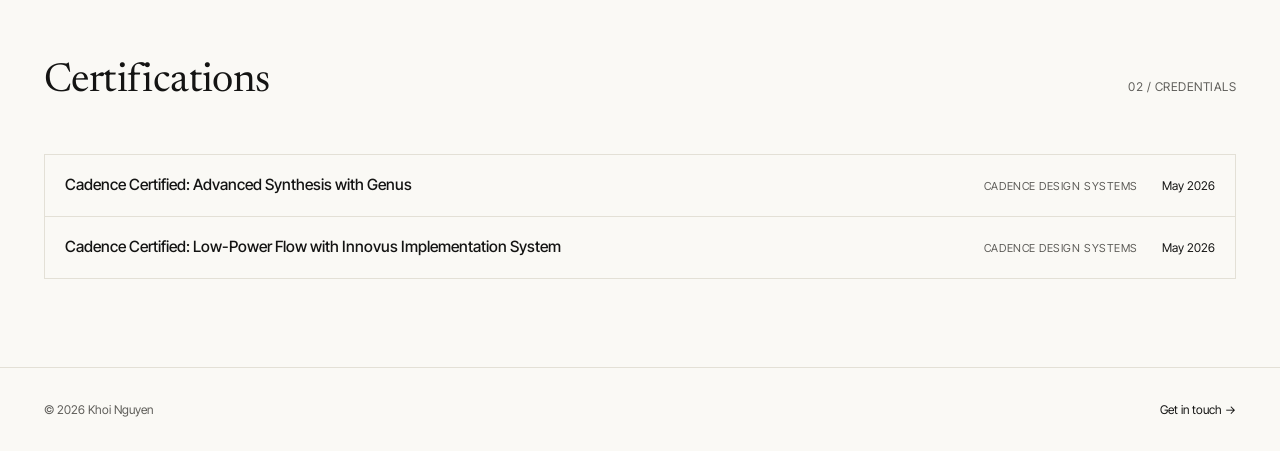
<file: about.html>
<!doctype html>
<html lang="en">
<head>
<meta charset="utf-8" />
<title>About — Khoi Nguyen</title>
<meta name="description" content="About Khoi Nguyen, an electrical engineering student focused on digital IC and ASIC design, with hands-on semiconductor fabrication experience." />
<meta name="viewport" content="width=device-width, initial-scale=1" />
<link rel="canonical" href="https://akln0401.github.io/portfolio/about.html" />
<link rel="icon" type="image/svg+xml" href="assets/favicon.svg" />
<link rel="icon" type="image/png" sizes="32x32" href="assets/favicon-32.png" />
<link rel="apple-touch-icon" sizes="180x180" href="assets/apple-touch-icon.png" />
<meta name="theme-color" content="#f4f2ed" />
<meta name="author" content="Khoi Nguyen" />
<meta property="og:type" content="website" />
<meta property="og:site_name" content="Khoi Nguyen — Engineering Portfolio" />
<meta property="og:title" content="About — Khoi Nguyen" />
<meta property="og:description" content="About Khoi Nguyen, an electrical engineering student focused on digital IC and ASIC design, with hands-on semiconductor fabrication experience." />
<meta property="og:url" content="https://akln0401.github.io/portfolio/about.html" />
<meta property="og:image" content="https://akln0401.github.io/portfolio/assets/og/about.png?v=20261004" />
<meta property="og:image:width" content="1200" />
<meta property="og:image:height" content="630" />
<meta property="og:image:type" content="image/png" />
<meta property="og:image:alt" content="Khoi Nguyen — engineering portfolio: silicon, sensors, and hardware" />
<meta property="og:locale" content="en_CA" />
<meta name="twitter:card" content="summary_large_image" />
<meta name="twitter:title" content="About — Khoi Nguyen" />
<meta name="twitter:description" content="About Khoi Nguyen, an electrical engineering student focused on digital IC and ASIC design, with hands-on semiconductor fabrication experience." />
<meta name="twitter:image" content="https://akln0401.github.io/portfolio/assets/og/about.png?v=20261004" />
<link rel="preconnect" href="https://fonts.googleapis.com" />
<link rel="preconnect" href="https://fonts.gstatic.com" crossorigin />
<link href="https://fonts.googleapis.com/css2?family=Newsreader:opsz,wght@6..72,300;6..72,400;6..72,500&family=Inter+Tight:wght@400;500;600&family=IBM+Plex+Mono:wght@400;600&display=swap" rel="stylesheet" />
<link rel="stylesheet" href="css/style.css?v=20261125b" />
</head>
<body>
<a class="skip-link" href="#main">Skip to content</a>

<header class="site-header">
  <div class="wrap">
    <a class="logo" href="index.html">
      <strong>Khoi Nguyen</strong>
      <span>Digital IC / ASIC · EE, U of Manitoba</span>
    </a>
    <nav aria-label="Primary">
      <ul class="nav-list" id="nav-list">
        <li><a href="index.html#experience">Experience</a></li>
        <li><a href="index.html#projects">Projects</a></li>
        <li><a href="index.html#fabrication">Fabrication</a></li>
        <li><a href="research.html">Research</a></li>
        <li><a href="index.html#publications">Publications</a></li>
        <li><a href="index.html#skills">Skills</a></li>
        <li><a href="about.html" aria-current="page">About</a></li>
        <li><a href="index.html#contact">Contact</a></li>
        <li><a class="nav-cv" href="assets/khoi-nguyen-cv.pdf">Résumé</a></li>
      </ul>
    </nav>
    <button class="nav-toggle" aria-label="Toggle navigation menu" aria-expanded="false" aria-controls="nav-list">
      <span class="nav-toggle-bars"><span></span><span></span><span></span></span>
    </button>
  </div>
</header>

<main id="main">
  <section class="page-hero">
    <div class="wrap">
      <p class="label">About</p>
      <h1>What happens between a device on a wafer and a working system.</h1>
    </div>
  </section>

  <section class="section" style="border-top: none; padding-top: 0;">
    <div class="wrap about-columns">
      <div class="prose">
        <p>I am interested in what happens between a device on a wafer and a working hardware system. That has led me toward digital IC design first, and toward semiconductor fabrication alongside it — I like being able to trace a problem from a transistor's physical behavior all the way up to how a chip performs under load.</p>
        <p>I'm a fourth-year electrical engineering student at the University of Manitoba. From April to September 2026 I was an ASIC design co-op and visiting research fellow in Prof. Manoj Sachdev's CMOS Design and Reliability Group at the University of Waterloo, submitting a 2-core RV32IM test chip in GF 12LP+ (12-nm FinFET), owning my CPU block's RTL-to-GDSII flow, architecting delay-fault and timing-error detection flip-flops, and closing DFT with Modus. Before that, from May 2025 to April 2026, I was a student researcher at the Nano-Systems Fabrication Laboratory at Manitoba, running end-to-end CMOS and MEMS fabrication and 200-nm DUV lithography and etch process development in a Class 10 cleanroom.</p>
        <p>I care about the reliability side of hardware as much as the design side. A circuit that works in simulation and a circuit that survives years of operation are different problems, and a lot of my project work — DFT architectures, delay-fault detection, timing closure under realistic conditions — sits in that gap.</p>
        <p>Outside of coursework and lab hours, I spend time reading process and device physics papers, rebuilding flows I don't fully understand yet until I do, and looking for the next project that forces me to learn a new tool in the ASIC or fabrication stack.</p>
      </div>

      <div>
        <p class="label" style="margin-bottom: 16px;">Interests</p>
        <ul class="interest-list">
          <li><span>ASIC design &amp; physical design</span><span>Digital</span></li>
          <li><span>Hardware reliability &amp; test</span><span>DFT</span></li>
          <li><span>Semiconductor processing</span><span>Fab</span></li>
          <li><span>MEMS &amp; microsensors</span><span>Devices</span></li>
          <li><span>Nanoelectronics / electronic materials</span><span>Materials</span></li>
        </ul>
      </div>
    </div>
  </section>

  <section class="section">
    <div class="wrap">
      <div class="section-head">
        <h2>Education</h2>
        <span class="section-index">01 / RECORD</span>
      </div>
      <table class="spec-table">
        <tbody>
          <tr>
            <th>Program</th>
            <td>B.Sc. Electrical Engineering, 4th year (Aug 2023 &ndash; Dec 2027, expected)</td>
          </tr>
          <tr>
            <th>Institution</th>
            <td>University of Manitoba</td>
          </tr>
          <tr>
            <th>Focus areas</th>
            <td>ASIC design, hardware reliability, semiconductor fabrication, MEMS, electronic materials</td>
          </tr>
          <tr>
            <th>GPA</th>
            <td>4.19 / 4.5</td>
          </tr>
          <tr>
            <th>Awards</th>
            <td>Undergraduate Research Award (2025) &middot; 3rd Place, Undergraduate Research (2025) &middot; Dean's Honour List (2023&ndash;2026)</td>
          </tr>
        </tbody>
      </table>
    </div>
  </section>

  <section class="section">
    <div class="wrap">
      <div class="section-head">
        <h2>Certifications</h2>
        <span class="section-index">02 / CREDENTIALS</span>
      </div>
      <ul class="cert-list">
        <li>
          <span class="cert-name">Cadence Certified: Advanced Synthesis with Genus</span>
          <span class="cert-issuer">Cadence Design Systems</span>
          <span class="cert-date">May 2026</span>
        </li>
        <li>
          <span class="cert-name">Cadence Certified: Low-Power Flow with Innovus Implementation System</span>
          <span class="cert-issuer">Cadence Design Systems</span>
          <span class="cert-date">May 2026</span>
        </li>
      </ul>
    </div>
  </section>
</main>

<footer class="site-footer">
  <div class="wrap">
    <span>&copy; <span data-year>2026</span> Khoi Nguyen</span>
    <span><a href="index.html#contact" style="text-decoration:none;">Get in touch &rarr;</a></span>
  </div>
</footer>

<script src="js/main.js"></script>
</body>
</html>
</file>
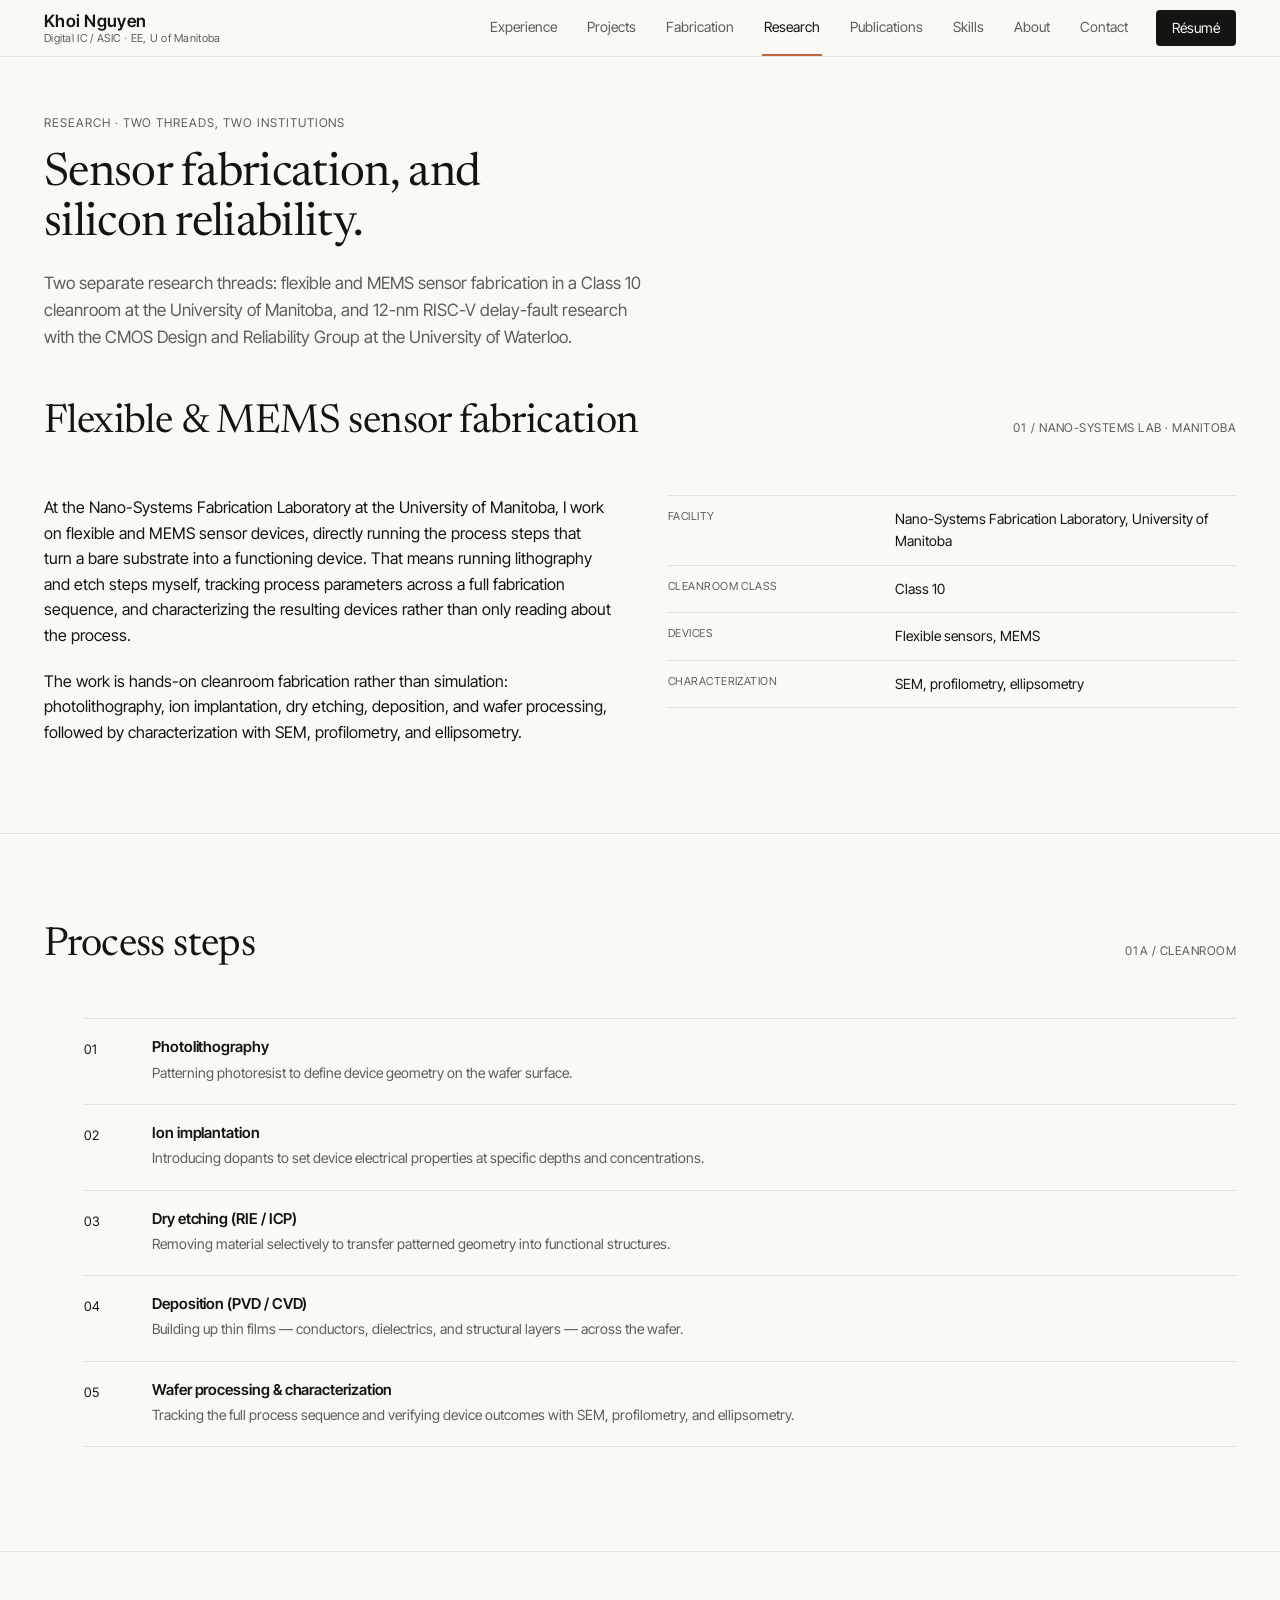
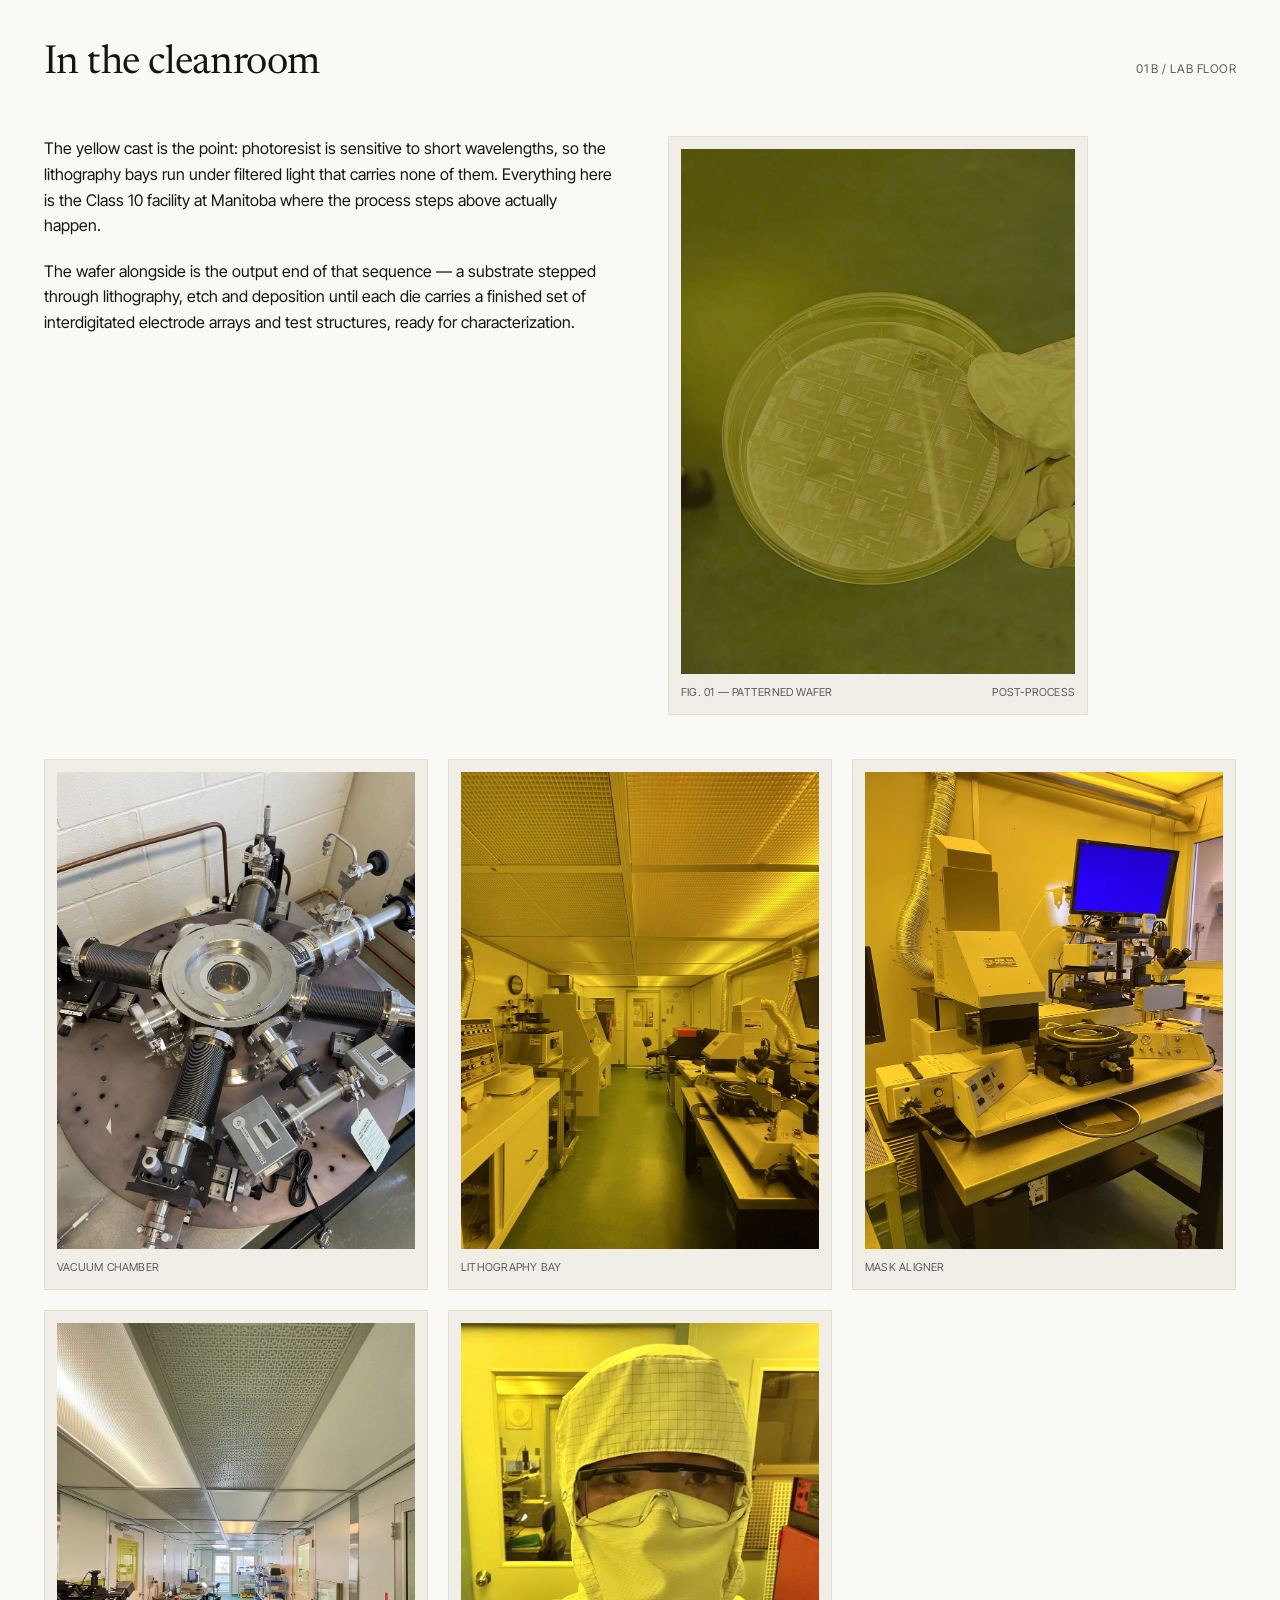
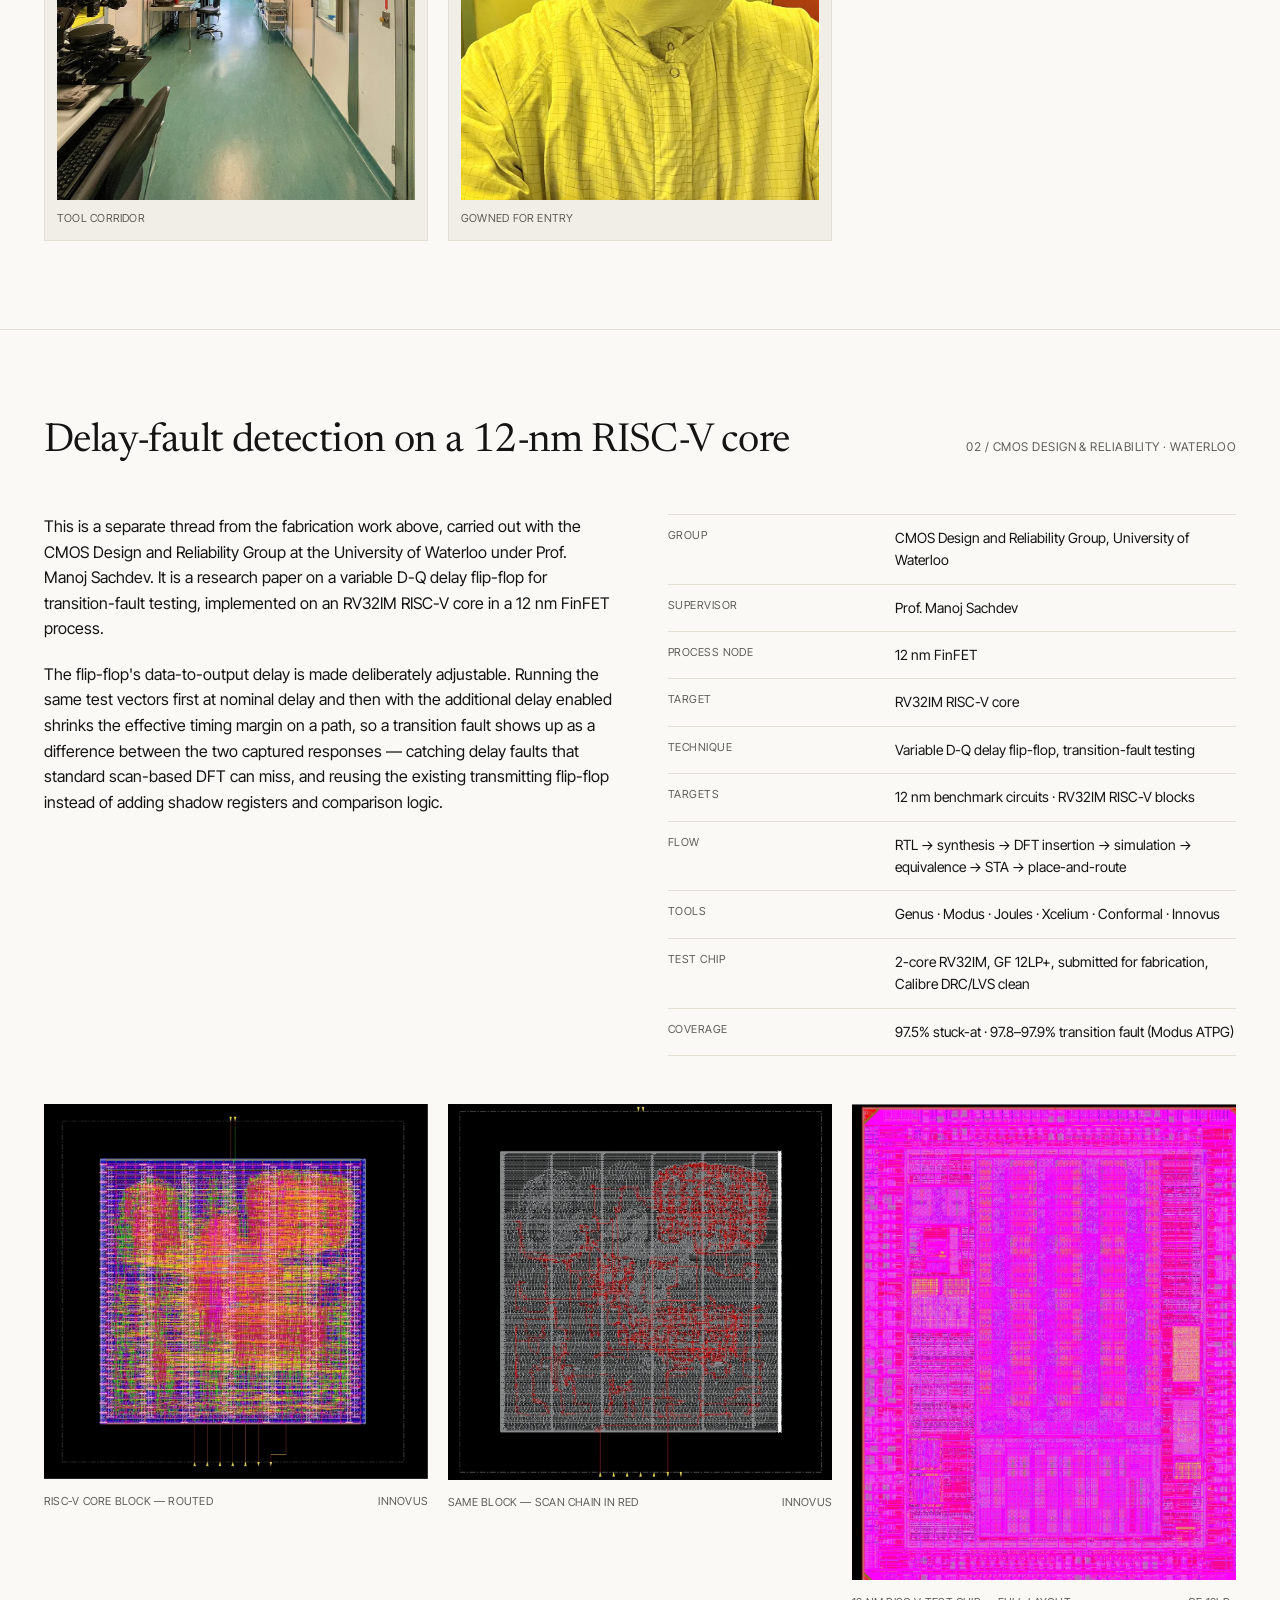
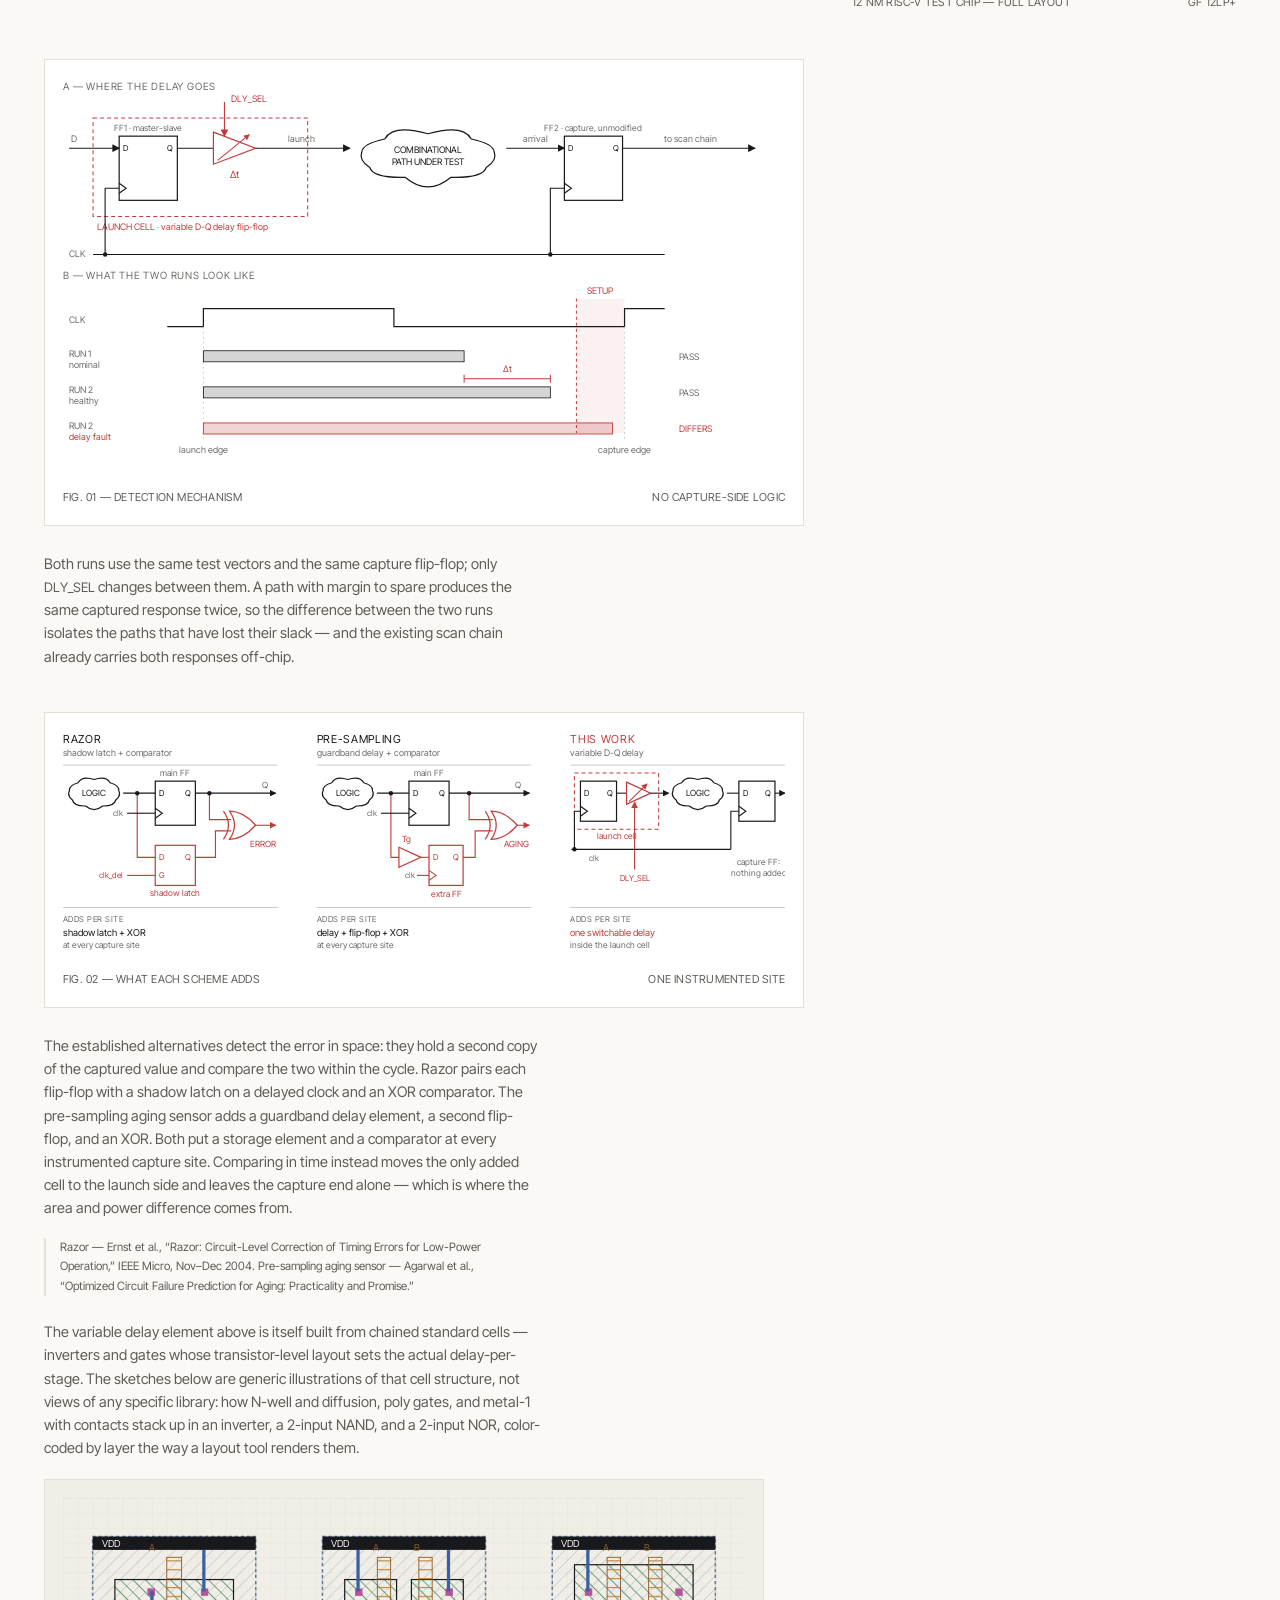
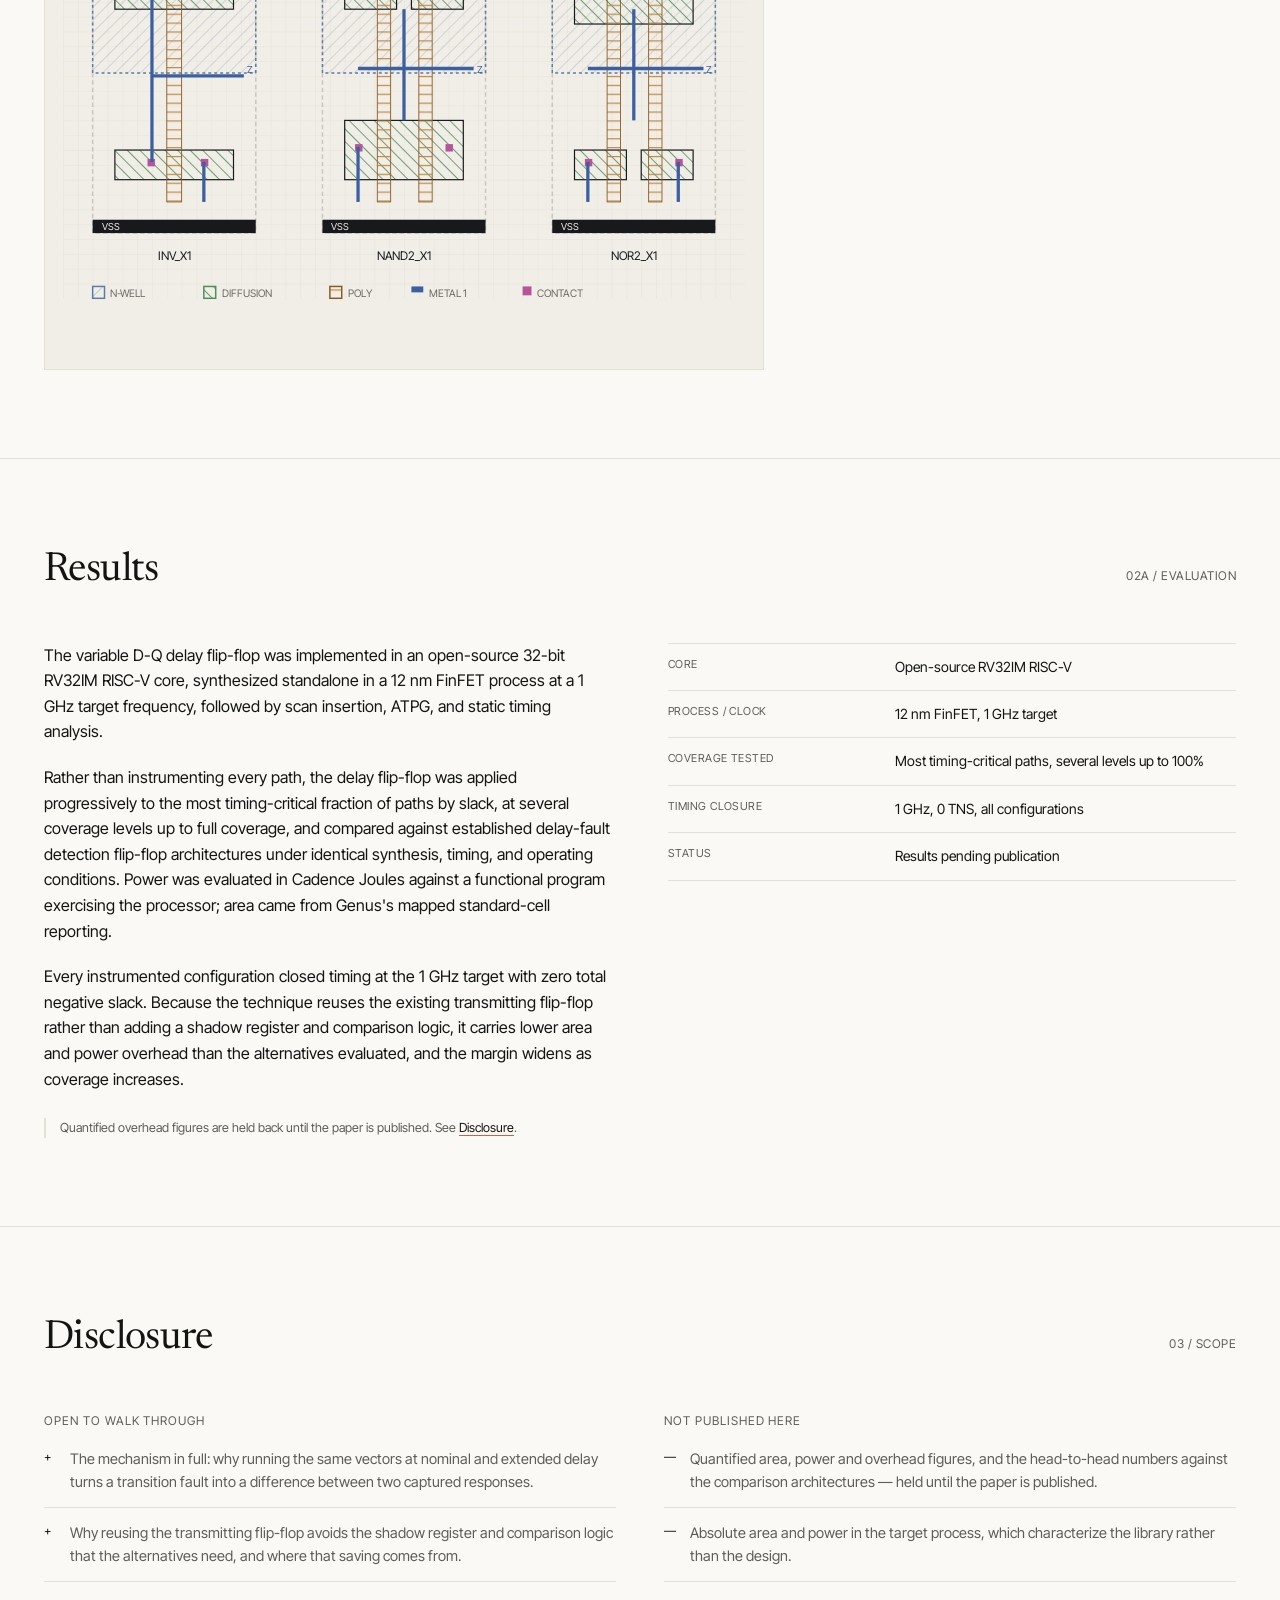
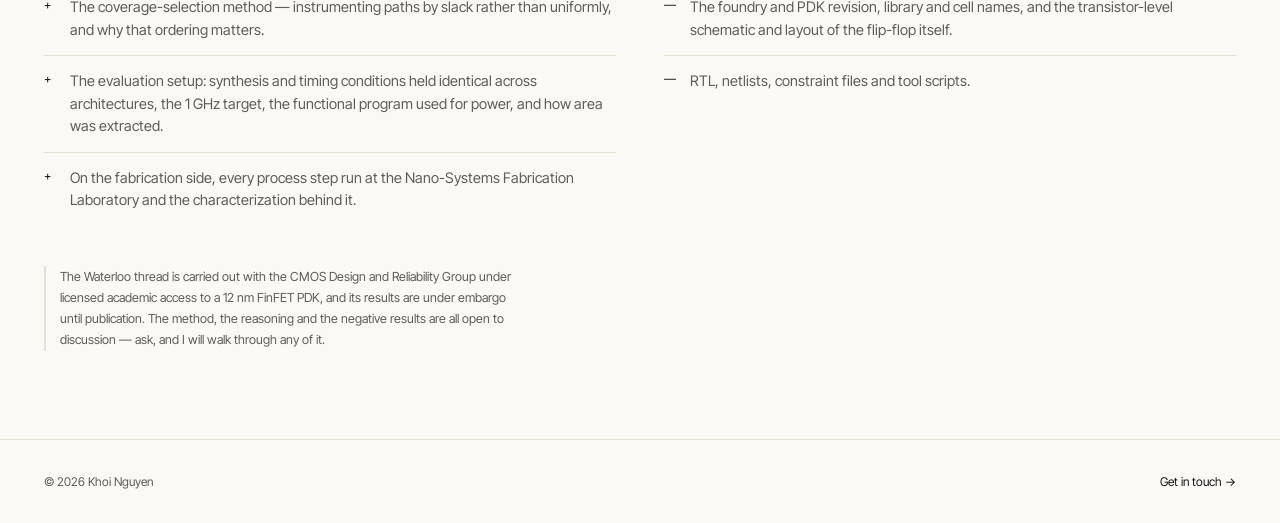
<file: research.html>
<!doctype html>
<html lang="en">
<head>
<meta charset="utf-8" />
<title>Research — Khoi Nguyen</title>
<meta name="description" content="Two research threads by Khoi Nguyen: flexible and MEMS sensor fabrication at the University of Manitoba, and 12-nm RISC-V delay-fault research at the University of Waterloo." />
<meta name="viewport" content="width=device-width, initial-scale=1" />
<link rel="canonical" href="https://akln0401.github.io/portfolio/research.html" />
<link rel="icon" type="image/svg+xml" href="assets/favicon.svg" />
<link rel="icon" type="image/png" sizes="32x32" href="assets/favicon-32.png" />
<link rel="apple-touch-icon" sizes="180x180" href="assets/apple-touch-icon.png" />
<meta name="theme-color" content="#f4f2ed" />
<meta name="author" content="Khoi Nguyen" />
<meta property="og:type" content="website" />
<meta property="og:site_name" content="Khoi Nguyen — Engineering Portfolio" />
<meta property="og:title" content="Research — Khoi Nguyen" />
<meta property="og:description" content="Two research threads by Khoi Nguyen: flexible and MEMS sensor fabrication at the University of Manitoba, and 12-nm RISC-V delay-fault research at the University of Waterloo." />
<meta property="og:url" content="https://akln0401.github.io/portfolio/research.html" />
<meta property="og:image" content="https://akln0401.github.io/portfolio/assets/og/research.png?v=20261004" />
<meta property="og:image:width" content="1200" />
<meta property="og:image:height" content="630" />
<meta property="og:image:type" content="image/png" />
<meta property="og:image:alt" content="Khoi Nguyen — engineering portfolio: silicon, sensors, and hardware" />
<meta property="og:locale" content="en_CA" />
<meta name="twitter:card" content="summary_large_image" />
<meta name="twitter:title" content="Research — Khoi Nguyen" />
<meta name="twitter:description" content="Two research threads by Khoi Nguyen: flexible and MEMS sensor fabrication at the University of Manitoba, and 12-nm RISC-V delay-fault research at the University of Waterloo." />
<meta name="twitter:image" content="https://akln0401.github.io/portfolio/assets/og/research.png?v=20261004" />
<link rel="preconnect" href="https://fonts.googleapis.com" />
<link rel="preconnect" href="https://fonts.gstatic.com" crossorigin />
<link href="https://fonts.googleapis.com/css2?family=Newsreader:opsz,wght@6..72,300;6..72,400;6..72,500&family=Inter+Tight:wght@400;500;600&family=IBM+Plex+Mono:wght@400;600&display=swap" rel="stylesheet" />
<link rel="stylesheet" href="css/style.css?v=20261125b" />
</head>
<body>
<a class="skip-link" href="#main">Skip to content</a>

<header class="site-header">
  <div class="wrap">
    <a class="logo" href="index.html">
      <strong>Khoi Nguyen</strong>
      <span>Digital IC / ASIC · EE, U of Manitoba</span>
    </a>
    <nav aria-label="Primary">
      <ul class="nav-list" id="nav-list">
        <li><a href="index.html#experience">Experience</a></li>
        <li><a href="index.html#projects">Projects</a></li>
        <li><a href="index.html#fabrication">Fabrication</a></li>
        <li><a href="research.html" aria-current="page">Research</a></li>
        <li><a href="index.html#publications">Publications</a></li>
        <li><a href="index.html#skills">Skills</a></li>
        <li><a href="about.html">About</a></li>
        <li><a href="index.html#contact">Contact</a></li>
        <li><a class="nav-cv" href="assets/khoi-nguyen-cv.pdf">Résumé</a></li>
      </ul>
    </nav>
    <button class="nav-toggle" aria-label="Toggle navigation menu" aria-expanded="false" aria-controls="nav-list">
      <span class="nav-toggle-bars"><span></span><span></span><span></span></span>
    </button>
  </div>
</header>

<main id="main">
  <section class="page-hero">
    <div class="wrap">
      <p class="label">Research &middot; Two threads, two institutions</p>
      <h1>Sensor fabrication, and silicon reliability.</h1>
      <p class="dek">Two separate research threads: flexible and MEMS sensor fabrication in a Class 10 cleanroom at the University of Manitoba, and 12-nm RISC-V delay-fault research with the CMOS Design and Reliability Group at the University of Waterloo.</p>
    </div>
  </section>

  <section class="section" style="border-top:none; padding-top:0;">
    <div class="wrap">
      <div class="section-head">
        <h2>Flexible &amp; MEMS sensor fabrication</h2>
        <span class="section-index">01 / NANO-SYSTEMS LAB &middot; MANITOBA</span>
      </div>
      <div class="two-col">
        <div class="prose">
          <p>At the Nano-Systems Fabrication Laboratory at the University of Manitoba, I work on flexible and MEMS sensor devices, directly running the process steps that turn a bare substrate into a functioning device. That means running lithography and etch steps myself, tracking process parameters across a full fabrication sequence, and characterizing the resulting devices rather than only reading about the process.</p>
          <p>The work is hands-on cleanroom fabrication rather than simulation: photolithography, ion implantation, dry etching, deposition, and wafer processing, followed by characterization with SEM, profilometry, and ellipsometry.</p>
        </div>

        <div>
          <table class="spec-table">
            <tbody>
              <tr><th>Facility</th><td>Nano-Systems Fabrication Laboratory, University of Manitoba</td></tr>
              <tr><th>Cleanroom class</th><td>Class 10</td></tr>
              <tr><th>Devices</th><td>Flexible sensors, MEMS</td></tr>
              <tr><th>Characterization</th><td>SEM, profilometry, ellipsometry</td></tr>
            </tbody>
          </table>
        </div>
      </div>
    </div>
  </section>

  <section class="section">
    <div class="wrap">
      <div class="section-head">
        <h2>Process steps</h2>
        <span class="section-index">01A / CLEANROOM</span>
      </div>
      <ol class="process-list">
        <li>
          <div>
            <h4>Photolithography</h4>
            <p>Patterning photoresist to define device geometry on the wafer surface.</p>
          </div>
        </li>
        <li>
          <div>
            <h4>Ion implantation</h4>
            <p>Introducing dopants to set device electrical properties at specific depths and concentrations.</p>
          </div>
        </li>
        <li>
          <div>
            <h4>Dry etching (RIE / ICP)</h4>
            <p>Removing material selectively to transfer patterned geometry into functional structures.</p>
          </div>
        </li>
        <li>
          <div>
            <h4>Deposition (PVD / CVD)</h4>
            <p>Building up thin films — conductors, dielectrics, and structural layers — across the wafer.</p>
          </div>
        </li>
        <li>
          <div>
            <h4>Wafer processing &amp; characterization</h4>
            <p>Tracking the full process sequence and verifying device outcomes with SEM, profilometry, and ellipsometry.</p>
          </div>
        </li>
      </ol>
    </div>
  </section>

  <section class="section">
    <div class="wrap">
      <div class="section-head">
        <h2>In the cleanroom</h2>
        <span class="section-index">01B / LAB FLOOR</span>
      </div>

      <div class="two-col lab-intro">
        <div class="prose">
          <p>The yellow cast is the point: photoresist is sensitive to short wavelengths, so the lithography bays run under filtered light that carries none of them. Everything here is the Class 10 facility at Manitoba where the process steps above actually happen.</p>
          <p>The wafer alongside is the output end of that sequence — a substrate stepped through lithography, etch and deposition until each die carries a finished set of interdigitated electrode arrays and test structures, ready for characterization.</p>
        </div>

        <figure class="lab-figure lab-feature">
          <img src="assets/lab-wafer.webp" alt="A gloved hand holding a petri dish containing a patterned wafer under yellow cleanroom light. The wafer surface is divided into a grid of rectangular dies, each carrying interdigitated comb electrode arrays, contact pads and test structures." width="1400" height="1866" loading="lazy" decoding="async" />
          <figcaption>
            <span>FIG. 01 — PATTERNED WAFER</span>
            <span>POST-PROCESS</span>
          </figcaption>
        </figure>
      </div>

      <div class="lab-grid">
        <figure class="lab-figure">
          <img src="assets/lab-chamber.webp" alt="Top view of a stainless steel vacuum process chamber: a circular lid ringed with radial flanged ports, bellows, a viewport and instrumentation feedthroughs." width="1000" height="1333" loading="lazy" decoding="async" />
          <figcaption><span>VACUUM CHAMBER</span></figcaption>
        </figure>

        <figure class="lab-figure">
          <img src="assets/lab-litho-bay.webp" alt="Wide view of the photolithography bay under yellow filtered light: process benches along both walls, spin and bake stations, and alignment equipment, with a perforated ceiling plenum above." width="1000" height="1333" loading="lazy" decoding="async" />
          <figcaption><span>LITHOGRAPHY BAY</span></figcaption>
        </figure>

        <figure class="lab-figure">
          <img src="assets/lab-aligner.webp" alt="A mask aligner on a bench under yellow light: the wafer stage and chuck, microscope optics overhead, control units at the left, an exhaust duct above and a monitor showing the alignment view." width="1000" height="1333" loading="lazy" decoding="async" />
          <figcaption><span>MASK ALIGNER</span></figcaption>
        </figure>

        <figure class="lab-figure">
          <img src="assets/lab-corridor.webp" alt="The tool corridor running through the cleanroom under white light, lined with process equipment and benches, with filter tiles across the full ceiling and a seamless coved floor." width="1000" height="1333" loading="lazy" decoding="async" />
          <figcaption><span>TOOL CORRIDOR</span></figcaption>
        </figure>

        <figure class="lab-figure">
          <img src="assets/lab-gowned.webp" alt="Khoi Nguyen gowned for cleanroom entry in a full coverall, hood, face mask and safety glasses, standing in the yellow-lit bay." width="1000" height="750" loading="lazy" decoding="async" />
          <figcaption><span>GOWNED FOR ENTRY</span></figcaption>
        </figure>
      </div>
    </div>
  </section>

  <section class="section" id="delay-fault">
    <div class="wrap">
      <div class="section-head">
        <h2>Delay-fault detection on a 12-nm RISC-V core</h2>
        <span class="section-index">02 / CMOS DESIGN &amp; RELIABILITY &middot; WATERLOO</span>
      </div>

      <div class="two-col" style="margin-bottom:48px;">
        <div class="prose">
          <p>This is a separate thread from the fabrication work above, carried out with the CMOS Design and Reliability Group at the University of Waterloo under Prof. Manoj Sachdev. It is a research paper on a variable D-Q delay flip-flop for transition-fault testing, implemented on an RV32IM RISC-V core in a 12 nm FinFET process.</p>
          <p>The flip-flop's data-to-output delay is made deliberately adjustable. Running the same test vectors first at nominal delay and then with the additional delay enabled shrinks the effective timing margin on a path, so a transition fault shows up as a difference between the two captured responses — catching delay faults that standard scan-based DFT can miss, and reusing the existing transmitting flip-flop instead of adding shadow registers and comparison logic.</p>
        </div>

        <div>
          <table class="spec-table">
            <tbody>
              <tr><th>Group</th><td>CMOS Design and Reliability Group, University of Waterloo</td></tr>
              <tr><th>Supervisor</th><td>Prof. Manoj Sachdev</td></tr>
              <tr><th>Process node</th><td>12 nm FinFET</td></tr>
              <tr><th>Target</th><td>RV32IM RISC-V core</td></tr>
              <tr><th>Technique</th><td>Variable D-Q delay flip-flop, transition-fault testing</td></tr>
              <tr><th>Targets</th><td>12&nbsp;nm benchmark circuits &middot; RV32IM RISC-V blocks</td></tr>
              <tr><th>Flow</th><td>RTL &rarr; synthesis &rarr; DFT insertion &rarr; simulation &rarr; equivalence &rarr; STA &rarr; place-and-route</td></tr>
              <tr><th>Tools</th><td>Genus &middot; Modus &middot; Joules &middot; Xcelium &middot; Conformal &middot; Innovus</td></tr>
              <tr><th>Test chip</th><td>2-core RV32IM, GF 12LP+, submitted for fabrication, Calibre DRC/LVS clean</td></tr>
              <tr><th>Coverage</th><td>97.5% stuck-at &middot; 97.8&ndash;97.9% transition fault (Modus ATPG)</td></tr>
            </tbody>
          </table>
        </div>
      </div>
      <div class="fig-row">
        <figure class="pd-figure"><a href="assets/riscv/core-routed.webp"><img src="assets/riscv/core-routed.webp" width="666" height="651" loading="lazy" decoding="async" alt="Innovus view of the routed RISC-V core block: dense multi-layer routing over the standard-cell rows, with pins entering from the top and bottom edges" /></a><figcaption><span>RISC-V CORE BLOCK &mdash; ROUTED</span><span>INNOVUS</span></figcaption></figure>
        <figure class="pd-figure"><a href="assets/riscv/core-nets.webp"><img src="assets/riscv/core-nets.webp" width="730" height="715" loading="lazy" decoding="async" alt="The same core block in Innovus with placed cells in grey and the scan chain highlighted in red" /></a><figcaption><span>SAME BLOCK &mdash; SCAN CHAIN IN RED</span><span>INNOVUS</span></figcaption></figure>
        <figure class="pd-figure"><a href="assets/riscv/chip-layout.webp"><img src="assets/riscv/chip-layout.webp" width="880" height="1090" loading="lazy" decoding="async" alt="Full layout view of the 12 nm RISC-V test chip, with the core region in the centre and the I/O ring around the edge" /></a><figcaption><span>12&nbsp;NM RISC-V TEST CHIP &mdash; FULL LAYOUT</span><span>GF 12LP+</span></figcaption></figure>
      </div>

      <figure class="diagram-frame dq-figure dq-figure--pan schematic" style="max-width:760px;">
        <div class="fig-scroll"><svg viewBox="0 0 720 396" role="img" aria-label="How the variable D-Q delay flip-flop detects a delay fault. Panel A, as a logic schematic: the launch cell is a D flip-flop whose Q output passes through a variable delay element controlled by DLY_SEL before entering the combinational path; the capture D flip-flop is unmodified and both flip-flops share the clock. Panel B: on the first run at nominal delay the data arrives with slack; on the second run the added delay pushes arrival later, and a path carrying a delay fault crosses into the setup window so its captured value differs, while a healthy path still makes it.">
          <defs>
            <marker id="ah" viewBox="0 0 8 8" refX="7" refY="4" markerWidth="7" markerHeight="7" orient="auto"><path d="M0,0 L8,4 L0,8 z" fill="#17191c" /></marker>
            <marker id="ahA" viewBox="0 0 8 8" refX="7" refY="4" markerWidth="7" markerHeight="7" orient="auto"><path d="M0,0 L8,4 L0,8 z" fill="#c23b3b" /></marker>
            <marker id="ahVar" viewBox="0 0 8 8" refX="7" refY="4" markerWidth="6" markerHeight="6" orient="auto"><path d="M0,0 L8,4 L0,8 z" fill="#c23b3b" /></marker>
          </defs>
          <text x="0" y="12" font-size="10" fill="#6c6b67" text-anchor="start" letter-spacing="0.08em">A — WHERE THE DELAY GOES</text>
          <rect x="30" y="40" width="214" height="98" fill="none" stroke="#c23b3b" stroke-width="1" stroke-dasharray="4 3" />
          <text x="34" y="152" font-size="9" fill="#c23b3b" text-anchor="start">LAUNCH CELL · variable D-Q delay flip-flop</text>
          <rect x="56" y="58" width="58" height="64" fill="#fff" stroke="#17191c" stroke-width="1.2" />
<text x="60" y="73" font-size="8" fill="#17191c" text-anchor="start">D</text>
<text x="110" y="73" font-size="8" fill="#17191c" text-anchor="end">Q</text>
<polyline points="56,105 63,110 56,115" fill="none" stroke="#17191c" stroke-width="1.1" />
<text x="85.0" y="53" font-size="8.5" fill="#6c6b67" text-anchor="middle">FF1 · master-slave</text>
          <text x="8" y="64" font-size="9" fill="#6c6b67" text-anchor="start">D</text>
          <polyline points="6,70 56,70" fill="none" stroke="#17191c" stroke-width="1.1" marker-end="url(#ah)" />
          <polyline points="114,70 150,70" fill="none" stroke="#17191c" stroke-width="1.1" />
          <path d="M150,54.0 L192,70 L150,86.0 Z" fill="#fff" stroke="#c23b3b" stroke-width="1.2" /><line x1="154.2" y1="82.16" x2="185.7" y2="56.56" stroke="#c23b3b" stroke-width="1" marker-end="url(#ahVar)" />
          <text x="171" y="100" font-size="10" fill="#c23b3b" text-anchor="middle">Δt</text>
          <polyline points="161,24 161,58" fill="none" stroke="#c23b3b" stroke-width="1.1" marker-end="url(#ahA)" />
          <text x="168" y="24" font-size="9" fill="#c23b3b" text-anchor="start">DLY_SEL</text>
          <polyline points="192,70 286,70" fill="none" stroke="#17191c" stroke-width="1.1" marker-end="url(#ah)" />
          <text x="238" y="64" font-size="9" fill="#6c6b67" text-anchor="middle">launch</text>
          <path d="M364.0,55.6 Q399.0,45.9 407.1,60.8 Q429.5,65.4 430.1,74.1 Q433.2,82.1 422.1,89.2 Q418.8,99.8 386.9,99.0 Q364.0,118.3 341.1,99.0 Q309.2,99.8 305.9,89.2 Q294.8,82.1 297.9,74.1 Q298.5,65.4 320.9,60.8 Q329.0,45.9 364.0,55.6 Z" fill="#fff" stroke="#17191c" stroke-width="1.2" /><text x="364.0" y="75.0" font-size="9" fill="#17191c" text-anchor="middle">COMBINATIONAL</text><text x="364.0" y="87.0" font-size="9" fill="#17191c" text-anchor="middle">PATH UNDER TEST</text>
          <polyline points="442,70 500,70" fill="none" stroke="#17191c" stroke-width="1.1" marker-end="url(#ah)" />
          <text x="471" y="64" font-size="9" fill="#6c6b67" text-anchor="middle">arrival</text>
          <rect x="500" y="58" width="58" height="64" fill="#fff" stroke="#17191c" stroke-width="1.2" />
<text x="504" y="73" font-size="8" fill="#17191c" text-anchor="start">D</text>
<text x="554" y="73" font-size="8" fill="#17191c" text-anchor="end">Q</text>
<polyline points="500,105 507,110 500,115" fill="none" stroke="#17191c" stroke-width="1.1" />
<text x="529.0" y="53" font-size="8.5" fill="#6c6b67" text-anchor="middle">FF2 · capture, unmodified</text>
          <polyline points="558,70 690,70" fill="none" stroke="#17191c" stroke-width="1.1" marker-end="url(#ah)" />
          <text x="626" y="64" font-size="9" fill="#6c6b67" text-anchor="middle">to scan chain</text>
          <text x="6" y="179" font-size="9" fill="#6c6b67" text-anchor="start">CLK</text>
          <polyline points="30,176 600,176" fill="none" stroke="#17191c" stroke-width="1.1" />
          <polyline points="42,176 42,110 56,110" fill="none" stroke="#17191c" stroke-width="1.1" />
          <circle cx="42" cy="176" r="2.2" fill="#17191c" />
          <polyline points="486,176 486,110 500,110" fill="none" stroke="#17191c" stroke-width="1.1" />
          <circle cx="486" cy="176" r="2.2" fill="#17191c" />
          <!-- ══ panel B — timing ═══════════════════════════ -->
          <text x="0" y="200" font-size="10" fill="#6c6b67" letter-spacing="0.08em">B — WHAT THE TWO RUNS LOOK LIKE</text>

          <rect x="512" y="220" width="48" height="134" fill="#c23b3b" fill-opacity="0.07" />
          <line x1="512" y1="220" x2="512" y2="354" stroke="#c23b3b" stroke-width="1" stroke-dasharray="3 3" />
          <text x="536" y="215" font-size="9" fill="#c23b3b" text-anchor="middle">SETUP</text>

          <polyline points="104,248 140,248 140,230 330,230 330,248 560,248 560,230 600,230"
                    fill="none" stroke="#17191c" stroke-width="1.2" />
          <text x="6" y="244" font-size="9" fill="#6c6b67">CLK</text>
          <line x1="140" y1="248" x2="140" y2="360" stroke="#c9c6bd" stroke-width="0.8" stroke-dasharray="2 3" />
          <line x1="560" y1="248" x2="560" y2="360" stroke="#c9c6bd" stroke-width="0.8" stroke-dasharray="2 3" />
          <text x="140" y="374" font-size="9" fill="#6c6b67" text-anchor="middle">launch edge</text>
          <text x="560" y="374" font-size="9" fill="#6c6b67" text-anchor="middle">capture edge</text>

          <text x="6" y="278" font-size="9" fill="#6c6b67">RUN 1</text>
          <text x="6" y="289" font-size="9" fill="#6c6b67">nominal</text>
          <rect x="140" y="272" width="260" height="11" fill="#17191c" fill-opacity="0.18" stroke="#17191c" stroke-width="0.8" />
          <text x="614" y="281" font-size="9" fill="#6c6b67">PASS</text>

          <text x="6" y="314" font-size="9" fill="#6c6b67">RUN 2</text>
          <text x="6" y="325" font-size="9" fill="#6c6b67">healthy</text>
          <rect x="140" y="308" width="346" height="11" fill="#17191c" fill-opacity="0.18" stroke="#17191c" stroke-width="0.8" />
          <text x="614" y="317" font-size="9" fill="#6c6b67">PASS</text>
          <line x1="400" y1="300" x2="486" y2="300" stroke="#c23b3b" stroke-width="1" />
          <line x1="400" y1="296" x2="400" y2="304" stroke="#c23b3b" stroke-width="1" />
          <line x1="486" y1="296" x2="486" y2="304" stroke="#c23b3b" stroke-width="1" />
          <text x="443" y="293" font-size="9" fill="#c23b3b" text-anchor="middle">&#916;t</text>

          <text x="6" y="350" font-size="9" fill="#6c6b67">RUN 2</text>
          <text x="6" y="361" font-size="9" fill="#c23b3b">delay fault</text>
          <rect x="140" y="344" width="408" height="11" fill="#c23b3b" fill-opacity="0.22" stroke="#c23b3b" stroke-width="0.9" />
          <text x="614" y="353" font-size="9" fill="#c23b3b">DIFFERS</text>
        </svg></div>
        <figcaption>
          <span>FIG. 01 — DETECTION MECHANISM</span>
          <span>NO CAPTURE-SIDE LOGIC</span>
        </figcaption>
      </figure>

      <p class="fig-note">Both runs use the same test vectors and the same capture flip-flop; only <code>DLY_SEL</code> changes between them. A path with margin to spare produces the same captured response twice, so the difference between the two runs isolates the paths that have lost their slack — and the existing scan chain already carries both responses off-chip.</p>

      <figure class="diagram-frame dq-figure dq-figure--pan schematic" style="max-width:760px; margin-top:44px;">
          <div class="fig-scroll"><svg viewBox="0 0 720 226" role="img" aria-label="Comparison of what each delay-fault detection scheme adds at an instrumented site. Drawn as logic schematics. Razor: the logic output feeds the main D flip-flop and a shadow D latch enabled by a delayed clock, and an XOR gate compares their outputs to flag an error. Pre-sampling: the logic output also passes through a guardband delay buffer into an extra D flip-flop, and an XOR gate compares it with the main flip-flop to flag aging. This work: one variable delay element after the launch D flip-flop, controlled by DLY_SEL, and an unmodified capture flip-flop.">
            <defs>
              <marker id="ahI" viewBox="0 0 8 8" refX="7" refY="4" markerWidth="6" markerHeight="6" orient="auto"><path d="M0,0 L8,4 L0,8 z" fill="#17191c" /></marker>
              <marker id="ahB" viewBox="0 0 8 8" refX="7" refY="4" markerWidth="6" markerHeight="6" orient="auto"><path d="M0,0 L8,4 L0,8 z" fill="#c23b3b" /></marker>
              <marker id="ahVar" viewBox="0 0 8 8" refX="7" refY="4" markerWidth="5" markerHeight="5" orient="auto"><path d="M0,0 L8,4 L0,8 z" fill="#c23b3b" /></marker>
            </defs>
            <text x="0" y="12" font-size="11" fill="#17191c" text-anchor="start" letter-spacing="0.06em">RAZOR</text>
            <text x="0" y="25" font-size="9" fill="#6c6b67" text-anchor="start">shadow latch + comparator</text>
            <line x1="0" y1="34" x2="214" y2="34" stroke="#c9c6bd" stroke-width="0.9" />
            <path d="M31.0,48.4 Q42.8,44.3 47.0,51.6 Q56.0,54.1 55.6,59.6 Q58.1,64.6 52.6,68.8 Q51.1,75.1 39.5,74.8 Q31.0,81.9 22.5,74.8 Q10.9,75.1 9.4,68.8 Q3.9,64.6 6.4,59.6 Q6.0,54.1 15.0,51.6 Q19.2,44.3 31.0,48.4 Z" fill="#fff" stroke="#17191c" stroke-width="1.2" /><text x="31.0" y="65.0" font-size="8.5" fill="#17191c" text-anchor="middle">LOGIC</text>
            <polyline points="60,62.0 92,62" fill="none" stroke="#17191c" stroke-width="1.1" />
            <rect x="92" y="50" width="40" height="44" fill="#fff" stroke="#17191c" stroke-width="1.2" />
<text x="96" y="65" font-size="8" fill="#17191c" text-anchor="start">D</text>
<text x="128" y="65" font-size="8" fill="#17191c" text-anchor="end">Q</text>
<polyline points="92,77 99,82 92,87" fill="none" stroke="#17191c" stroke-width="1.1" />
<text x="112.0" y="45" font-size="8.5" fill="#6c6b67" text-anchor="middle">main FF</text>
            <polyline points="74,62 74,126 92,126" fill="none" stroke="#c23b3b" stroke-width="1.1" />
            <circle cx="74" cy="62" r="2.2" fill="#17191c" />
            <rect x="92" y="114" width="40" height="40" fill="#fff" stroke="#c23b3b" stroke-width="1.2" />
<text x="96" y="129" font-size="8" fill="#c23b3b" text-anchor="start">D</text>
<text x="96" y="147" font-size="8" fill="#c23b3b" text-anchor="start">G</text>
<text x="128" y="129" font-size="8" fill="#c23b3b" text-anchor="end">Q</text>
<text x="112.0" y="165" font-size="8.5" fill="#c23b3b" text-anchor="middle">shadow latch</text>
            <polyline points="64,82 92,82" fill="none" stroke="#17191c" stroke-width="1.1" />
            <text x="60" y="85" font-size="8" fill="#6c6b67" text-anchor="end">clk</text>
            <polyline points="64,144 92,144" fill="none" stroke="#c23b3b" stroke-width="1.1" />
            <text x="60" y="147" font-size="8" fill="#c23b3b" text-anchor="end">clk_del</text>
            <polyline points="146,62 146,88.4 167.5,88.4" fill="none" stroke="#c23b3b" stroke-width="1.1" />
            <polyline points="132,62 212,62" fill="none" stroke="#17191c" stroke-width="1.1" marker-end="url(#ahI)" />
            <circle cx="146" cy="62" r="2.2" fill="#17191c" />
            <text x="204" y="57" font-size="8.5" fill="#6c6b67" text-anchor="end">Q</text>
            <polyline points="132,126 152,126 152,99.6 167.5,99.6" fill="none" stroke="#c23b3b" stroke-width="1.1" />
            <path d="M166,80 Q179.84,80 192,94.0 Q179.84,108 166,108 Q176,94.0 166,80 Z" fill="#fff" stroke="#c23b3b" stroke-width="1.2" /><path d="M160,80 Q170,94.0 160,108" fill="none" stroke="#c23b3b" stroke-width="1.2" />
            <polyline points="192,94.0 212,94.0" fill="none" stroke="#c23b3b" stroke-width="1.1" marker-end="url(#ahB)" />
            <text x="212" y="116.0" font-size="8.5" fill="#c23b3b" text-anchor="end">ERROR</text>
            <line x1="0" y1="176" x2="214" y2="176" stroke="#c9c6bd" stroke-width="0.9" />
            <text x="0" y="190" font-size="8" fill="#6c6b67" text-anchor="start" letter-spacing="0.06em">ADDS PER SITE</text>
            <text x="0" y="204" font-size="9.5" fill="#17191c" text-anchor="start">shadow latch + XOR</text>
            <text x="0" y="216" font-size="8.5" fill="#6c6b67" text-anchor="start">at every capture site</text>
            <text x="253" y="12" font-size="11" fill="#17191c" text-anchor="start" letter-spacing="0.06em">PRE-SAMPLING</text>
            <text x="253" y="25" font-size="9" fill="#6c6b67" text-anchor="start">guardband delay + comparator</text>
            <line x1="253" y1="34" x2="467" y2="34" stroke="#c9c6bd" stroke-width="0.9" />
            <path d="M284.0,48.4 Q295.8,44.3 300.0,51.6 Q309.0,54.1 308.6,59.6 Q311.1,64.6 305.6,68.8 Q304.1,75.1 292.5,74.8 Q284.0,81.9 275.5,74.8 Q263.9,75.1 262.4,68.8 Q256.9,64.6 259.4,59.6 Q259.0,54.1 268.0,51.6 Q272.2,44.3 284.0,48.4 Z" fill="#fff" stroke="#17191c" stroke-width="1.2" /><text x="284.0" y="65.0" font-size="8.5" fill="#17191c" text-anchor="middle">LOGIC</text>
            <polyline points="313,62.0 345,62" fill="none" stroke="#17191c" stroke-width="1.1" />
            <rect x="345" y="50" width="40" height="44" fill="#fff" stroke="#17191c" stroke-width="1.2" />
<text x="349" y="65" font-size="8" fill="#17191c" text-anchor="start">D</text>
<text x="381" y="65" font-size="8" fill="#17191c" text-anchor="end">Q</text>
<polyline points="345,77 352,82 345,87" fill="none" stroke="#17191c" stroke-width="1.1" />
<text x="365.0" y="45" font-size="8.5" fill="#6c6b67" text-anchor="middle">main FF</text>
            <polyline points="327,62 327,126 335,126" fill="none" stroke="#c23b3b" stroke-width="1.1" />
            <circle cx="327" cy="62" r="2.2" fill="#17191c" />
            <path d="M335,116.0 L357,126 L335,136.0 Z" fill="#fff" stroke="#c23b3b" stroke-width="1.2" />
            <text x="343" y="111" font-size="8.5" fill="#c23b3b" text-anchor="middle">Tg</text>
            <polyline points="357,126 365,126" fill="none" stroke="#c23b3b" stroke-width="1.1" />
            <rect x="365" y="114" width="34" height="40" fill="#fff" stroke="#c23b3b" stroke-width="1.2" />
<text x="369" y="129" font-size="8" fill="#c23b3b" text-anchor="start">D</text>
<text x="395" y="129" font-size="8" fill="#c23b3b" text-anchor="end">Q</text>
<polyline points="365,139 372,144 365,149" fill="none" stroke="#c23b3b" stroke-width="1.1" />
            <text x="382" y="166" font-size="8.5" fill="#c23b3b" text-anchor="middle">extra FF</text>
            <polyline points="317,82 345,82" fill="none" stroke="#17191c" stroke-width="1.1" />
            <text x="313" y="85" font-size="8" fill="#6c6b67" text-anchor="end">clk</text>
            <polyline points="353,144 365,144" fill="none" stroke="#c23b3b" stroke-width="1.1" />
            <text x="351" y="147" font-size="8" fill="#6c6b67" text-anchor="end">clk</text>
            <polyline points="405,62 405,88.4 428.5,88.4" fill="none" stroke="#c23b3b" stroke-width="1.1" />
            <polyline points="385,62 465,62" fill="none" stroke="#17191c" stroke-width="1.1" marker-end="url(#ahI)" />
            <circle cx="405" cy="62" r="2.2" fill="#17191c" />
            <text x="457" y="57" font-size="8.5" fill="#6c6b67" text-anchor="end">Q</text>
            <polyline points="399,126 411,126 411,99.6 428.5,99.6" fill="none" stroke="#c23b3b" stroke-width="1.1" />
            <path d="M427,80 Q440.84,80 453,94.0 Q440.84,108 427,108 Q437,94.0 427,80 Z" fill="#fff" stroke="#c23b3b" stroke-width="1.2" /><path d="M421,80 Q431,94.0 421,108" fill="none" stroke="#c23b3b" stroke-width="1.2" />
            <polyline points="453,94.0 465,94.0" fill="none" stroke="#c23b3b" stroke-width="1.1" marker-end="url(#ahB)" />
            <text x="465" y="116.0" font-size="8.5" fill="#c23b3b" text-anchor="end">AGING</text>
            <line x1="253" y1="176" x2="467" y2="176" stroke="#c9c6bd" stroke-width="0.9" />
            <text x="253" y="190" font-size="8" fill="#6c6b67" text-anchor="start" letter-spacing="0.06em">ADDS PER SITE</text>
            <text x="253" y="204" font-size="9.5" fill="#17191c" text-anchor="start">delay + flip-flop + XOR</text>
            <text x="253" y="216" font-size="8.5" fill="#6c6b67" text-anchor="start">at every capture site</text>
            <text x="506" y="12" font-size="11" fill="#c23b3b" text-anchor="start" letter-spacing="0.06em">THIS WORK</text>
            <text x="506" y="25" font-size="9" fill="#6c6b67" text-anchor="start">variable D-Q delay</text>
            <line x1="506" y1="34" x2="720" y2="34" stroke="#c9c6bd" stroke-width="0.9" />
            <rect x="510" y="42" width="84" height="56" fill="none" stroke="#c23b3b" stroke-width="1" stroke-dasharray="4 3" />
            <rect x="516" y="50" width="36" height="40" fill="#fff" stroke="#17191c" stroke-width="1.2" />
<text x="520" y="65" font-size="8" fill="#17191c" text-anchor="start">D</text>
<text x="548" y="65" font-size="8" fill="#17191c" text-anchor="end">Q</text>
<polyline points="516,75 523,80 516,85" fill="none" stroke="#17191c" stroke-width="1.1" />
            <polyline points="552,62 562,62" fill="none" stroke="#17191c" stroke-width="1.1" />
            <path d="M562,51.0 L586,62 L562,73.0 Z" fill="#fff" stroke="#c23b3b" stroke-width="1.2" /><line x1="564.4" y1="70.36" x2="582.4" y2="52.76" stroke="#c23b3b" stroke-width="1" marker-end="url(#ahVar)" />
            <polyline points="570,138 570,71" fill="none" stroke="#c23b3b" stroke-width="1.1" marker-end="url(#ahB)" />
            <text x="570" y="150" font-size="8" fill="#c23b3b" text-anchor="middle">DLY_SEL</text>
            <text x="552" y="108" font-size="8.5" fill="#c23b3b" text-anchor="middle">launch cell</text>
            <polyline points="586,62 604,62.0" fill="none" stroke="#17191c" stroke-width="1.1" marker-end="url(#ahI)" />
            <path d="M633.0,48.4 Q644.8,44.3 649.0,51.6 Q658.0,54.1 657.6,59.6 Q660.1,64.6 654.6,68.8 Q653.1,75.1 641.5,74.8 Q633.0,81.9 624.5,74.8 Q612.9,75.1 611.4,68.8 Q605.9,64.6 608.4,59.6 Q608.0,54.1 617.0,51.6 Q621.2,44.3 633.0,48.4 Z" fill="#fff" stroke="#17191c" stroke-width="1.2" /><text x="633.0" y="65.0" font-size="8.5" fill="#17191c" text-anchor="middle">LOGIC</text>
            <polyline points="662,62.0 674,62" fill="none" stroke="#17191c" stroke-width="1.1" />
            <rect x="674" y="50" width="36" height="40" fill="#fff" stroke="#17191c" stroke-width="1.2" />
<text x="678" y="65" font-size="8" fill="#17191c" text-anchor="start">D</text>
<text x="706" y="65" font-size="8" fill="#17191c" text-anchor="end">Q</text>
<polyline points="674,75 681,80 674,85" fill="none" stroke="#17191c" stroke-width="1.1" />
            <polyline points="710,62 720,62" fill="none" stroke="#17191c" stroke-width="1.1" marker-end="url(#ahI)" />
            <polyline points="507,118 666,118" fill="none" stroke="#17191c" stroke-width="1.1" />
            <polyline points="510,118 510,80 516,80" fill="none" stroke="#17191c" stroke-width="1.1" />
            <circle cx="510" cy="118" r="2.2" fill="#17191c" />
            <polyline points="666,118 666,80 674,80" fill="none" stroke="#17191c" stroke-width="1.1" />
            <text x="530" y="130" font-size="8" fill="#6c6b67" text-anchor="middle">clk</text>
            <text x="694" y="134" font-size="8.5" fill="#6c6b67" text-anchor="middle">capture FF:</text>
            <text x="694" y="145" font-size="8.5" fill="#6c6b67" text-anchor="middle">nothing added</text>
            <line x1="506" y1="176" x2="720" y2="176" stroke="#c9c6bd" stroke-width="0.9" />
            <text x="506" y="190" font-size="8" fill="#6c6b67" text-anchor="start" letter-spacing="0.06em">ADDS PER SITE</text>
            <text x="506" y="204" font-size="9.5" fill="#c23b3b" text-anchor="start">one switchable delay</text>
            <text x="506" y="216" font-size="8.5" fill="#6c6b67" text-anchor="start">inside the launch cell</text>
          </svg></div>
        <figcaption>
          <span>FIG. 02 — WHAT EACH SCHEME ADDS</span>
          <span>ONE INSTRUMENTED SITE</span>
        </figcaption>
      </figure>

      <p class="fig-note">The established alternatives detect the error in space: they hold a second copy of the captured value and compare the two within the cycle. Razor pairs each flip-flop with a shadow latch on a delayed clock and an XOR comparator. The pre-sampling aging sensor adds a guardband delay element, a second flip-flop, and an XOR. Both put a storage element and a comparator at every instrumented capture site. Comparing in time instead moves the only added cell to the launch side and leaves the capture end alone — which is where the area and power difference comes from.</p>

      <p class="fig-refs">Razor &mdash; Ernst et al., &ldquo;Razor: Circuit-Level Correction of Timing Errors for Low-Power Operation,&rdquo; IEEE Micro, Nov&ndash;Dec 2004. Pre-sampling aging sensor &mdash; Agarwal et al., &ldquo;Optimized Circuit Failure Prediction for Aging: Practicality and Promise.&rdquo;</p>

      <p style="margin-top:24px; max-width:62ch; color:var(--muted); font-size:14.5px;">The variable delay element above is itself built from chained standard cells — inverters and gates whose transistor-level layout sets the actual delay-per-stage. The sketches below are generic illustrations of that cell structure, not views of any specific library: how N-well and diffusion, poly gates, and metal-1 with contacts stack up in an inverter, a 2-input NAND, and a 2-input NOR, color-coded by layer the way a layout tool renders them.</p>

      <div class="diagram-frame" style="max-width:720px; margin-top:20px;">
        <svg viewBox="0 0 460 300" role="img" aria-labelledby="cellsTitle cellsDesc">
          <title id="cellsTitle">Generic standard-cell layout sketches: inverter, 2-input NAND, 2-input NOR</title>
          <desc id="cellsDesc">Illustrative layer-colored sketches of three generic standard cells sharing one track height and rail structure: an inverter with one poly gate, a 2-input NAND with two series NMOS transistors, and a 2-input NOR with two series PMOS transistors, each showing N-well, diffusion, poly, contacts, and metal-1 rails. These are schematic illustrations of cell structure, not views of a specific cell library.</desc>
          <defs>
            <pattern id="cellGrid" width="10" height="10" patternUnits="userSpaceOnUse">
              <path d="M 10 0 L 0 0 0 10" fill="none" stroke="#c9c6bd" stroke-width="0.4" opacity="0.5" />
            </pattern>
            <pattern id="wellHatch" width="6" height="6" patternTransform="rotate(45)" patternUnits="userSpaceOnUse">
              <line x1="0" y1="0" x2="0" y2="6" stroke="#5b7ca8" stroke-width="1.1" />
            </pattern>
            <pattern id="diffHatch" width="6" height="6" patternTransform="rotate(-45)" patternUnits="userSpaceOnUse">
              <line x1="0" y1="0" x2="0" y2="6" stroke="#4c8f5c" stroke-width="1.1" />
            </pattern>
            <pattern id="polyHatch" width="6" height="6" patternTransform="rotate(90)" patternUnits="userSpaceOnUse">
              <line x1="0" y1="0" x2="0" y2="6" stroke="#c8863b" stroke-width="1.6" />
            </pattern>
          </defs>

          <rect x="0" y="0" width="460" height="270" fill="url(#cellGrid)" />

          <!-- ===== Cell template repeated at x0 = 20, 175, 330 ===== -->

          <!-- INV_X1 -->
          <g>
            <rect x="20" y="26" width="110" height="200" fill="none" stroke="#c9c6bd" stroke-dasharray="3 2" />
            <rect x="20" y="26" width="110" height="92" fill="url(#wellHatch)" fill-opacity="0.28" stroke="#5b7ca8" stroke-dasharray="2 2" />
            <text x="24" y="35" font-family="Inter Tight, Helvetica Neue, Arial, sans-serif" font-size="6.5" fill="#5b7ca8">N-WELL</text>

            <rect x="20" y="26" width="110" height="9" fill="#17191c" /><text x="26" y="33" font-family="Inter Tight, Helvetica Neue, Arial, sans-serif" font-size="6.5" fill="#f4f2ed">VDD</text>
            <rect x="20" y="217" width="110" height="9" fill="#17191c" /><text x="26" y="224" font-family="Inter Tight, Helvetica Neue, Arial, sans-serif" font-size="6.5" fill="#f4f2ed">VSS</text>

            <rect x="35" y="55" width="80" height="20" fill="url(#diffHatch)" stroke="#17191c" stroke-width="0.8" />
            <rect x="35" y="170" width="80" height="20" fill="url(#diffHatch)" stroke="#17191c" stroke-width="0.8" />

            <rect x="70" y="40" width="10" height="165" fill="url(#polyHatch)" stroke="#8a5a26" stroke-width="0.6" />
            <text x="58" y="36" font-family="Inter Tight, Helvetica Neue, Arial, sans-serif" font-size="6.5" fill="#8a5a26">A</text>

            <rect x="57" y="61" width="5" height="5" fill="#b5539c" /><rect x="57" y="176" width="5" height="5" fill="#b5539c" />
            <rect x="93" y="61" width="5" height="5" fill="#b5539c" /><rect x="93" y="176" width="5" height="5" fill="#b5539c" />
            <line x1="95" y1="63" x2="95" y2="35" stroke="#3b5fa0" stroke-width="2.2" />
            <line x1="95" y1="178" x2="95" y2="205" stroke="#3b5fa0" stroke-width="2.2" />
            <line x1="60" y1="63" x2="60" y2="178" stroke="#3b5fa0" stroke-width="2.2" />
            <line x1="60" y1="120" x2="122" y2="120" stroke="#3b5fa0" stroke-width="2.2" />
            <text x="124" y="118" font-family="Inter Tight, Helvetica Neue, Arial, sans-serif" font-size="6.5" fill="#3b5fa0">Z</text>

            <text x="75" y="244" text-anchor="middle" font-family="Inter Tight, Helvetica Neue, Arial, sans-serif" font-size="8" fill="#17191c">INV_X1</text>
          </g>

          <!-- NAND2_X1: two series NMOS (stacked), two parallel PMOS -->
          <g>
            <rect x="175" y="26" width="110" height="200" fill="none" stroke="#c9c6bd" stroke-dasharray="3 2" />
            <rect x="175" y="26" width="110" height="92" fill="url(#wellHatch)" fill-opacity="0.28" stroke="#5b7ca8" stroke-dasharray="2 2" />
            <text x="179" y="35" font-family="Inter Tight, Helvetica Neue, Arial, sans-serif" font-size="6.5" fill="#5b7ca8">N-WELL</text>

            <rect x="175" y="26" width="110" height="9" fill="#17191c" /><text x="181" y="33" font-family="Inter Tight, Helvetica Neue, Arial, sans-serif" font-size="6.5" fill="#f4f2ed">VDD</text>
            <rect x="175" y="217" width="110" height="9" fill="#17191c" /><text x="181" y="224" font-family="Inter Tight, Helvetica Neue, Arial, sans-serif" font-size="6.5" fill="#f4f2ed">VSS</text>

            <rect x="190" y="55" width="35" height="20" fill="url(#diffHatch)" stroke="#17191c" stroke-width="0.8" />
            <rect x="235" y="55" width="35" height="20" fill="url(#diffHatch)" stroke="#17191c" stroke-width="0.8" />
            <rect x="190" y="150" width="80" height="40" fill="url(#diffHatch)" stroke="#17191c" stroke-width="0.8" />

            <rect x="212" y="40" width="9" height="165" fill="url(#polyHatch)" stroke="#8a5a26" stroke-width="0.6" />
            <rect x="240" y="40" width="9" height="165" fill="url(#polyHatch)" stroke="#8a5a26" stroke-width="0.6" />
            <text x="209" y="36" font-family="Inter Tight, Helvetica Neue, Arial, sans-serif" font-size="6.5" fill="#8a5a26">A</text>
            <text x="237" y="36" font-family="Inter Tight, Helvetica Neue, Arial, sans-serif" font-size="6.5" fill="#8a5a26">B</text>

            <rect x="197" y="61" width="5" height="5" fill="#b5539c" /><rect x="258" y="61" width="5" height="5" fill="#b5539c" />
            <rect x="197" y="166" width="5" height="5" fill="#b5539c" /><rect x="258" y="166" width="5" height="5" fill="#b5539c" />
            <line x1="199" y1="63" x2="199" y2="35" stroke="#3b5fa0" stroke-width="2.2" />
            <line x1="260" y1="63" x2="260" y2="35" stroke="#3b5fa0" stroke-width="2.2" />
            <line x1="199" y1="168" x2="199" y2="205" stroke="#3b5fa0" stroke-width="2.2" />
            <line x1="230" y1="75" x2="230" y2="150" stroke="#3b5fa0" stroke-width="2.2" />
            <line x1="199" y1="115" x2="277" y2="115" stroke="#3b5fa0" stroke-width="2.2" />
            <text x="279" y="118" font-family="Inter Tight, Helvetica Neue, Arial, sans-serif" font-size="6.5" fill="#3b5fa0">Z</text>

            <text x="230" y="244" text-anchor="middle" font-family="Inter Tight, Helvetica Neue, Arial, sans-serif" font-size="8" fill="#17191c">NAND2_X1</text>
          </g>

          <!-- NOR2_X1: two series PMOS (stacked), two parallel NMOS -->
          <g>
            <rect x="330" y="26" width="110" height="200" fill="none" stroke="#c9c6bd" stroke-dasharray="3 2" />
            <rect x="330" y="26" width="110" height="92" fill="url(#wellHatch)" fill-opacity="0.28" stroke="#5b7ca8" stroke-dasharray="2 2" />
            <text x="334" y="35" font-family="Inter Tight, Helvetica Neue, Arial, sans-serif" font-size="6.5" fill="#5b7ca8">N-WELL</text>

            <rect x="330" y="26" width="110" height="9" fill="#17191c" /><text x="336" y="33" font-family="Inter Tight, Helvetica Neue, Arial, sans-serif" font-size="6.5" fill="#f4f2ed">VDD</text>
            <rect x="330" y="217" width="110" height="9" fill="#17191c" /><text x="336" y="224" font-family="Inter Tight, Helvetica Neue, Arial, sans-serif" font-size="6.5" fill="#f4f2ed">VSS</text>

            <rect x="345" y="45" width="80" height="40" fill="url(#diffHatch)" stroke="#17191c" stroke-width="0.8" />
            <rect x="345" y="170" width="35" height="20" fill="url(#diffHatch)" stroke="#17191c" stroke-width="0.8" />
            <rect x="390" y="170" width="35" height="20" fill="url(#diffHatch)" stroke="#17191c" stroke-width="0.8" />

            <rect x="367" y="40" width="9" height="165" fill="url(#polyHatch)" stroke="#8a5a26" stroke-width="0.6" />
            <rect x="395" y="40" width="9" height="165" fill="url(#polyHatch)" stroke="#8a5a26" stroke-width="0.6" />
            <text x="364" y="36" font-family="Inter Tight, Helvetica Neue, Arial, sans-serif" font-size="6.5" fill="#8a5a26">A</text>
            <text x="392" y="36" font-family="Inter Tight, Helvetica Neue, Arial, sans-serif" font-size="6.5" fill="#8a5a26">B</text>

            <rect x="352" y="61" width="5" height="5" fill="#b5539c" /><rect x="352" y="176" width="5" height="5" fill="#b5539c" />
            <rect x="413" y="61" width="5" height="5" fill="#b5539c" /><rect x="413" y="176" width="5" height="5" fill="#b5539c" />
            <line x1="354" y1="63" x2="354" y2="35" stroke="#3b5fa0" stroke-width="2.2" />
            <line x1="354" y1="178" x2="354" y2="205" stroke="#3b5fa0" stroke-width="2.2" />
            <line x1="415" y1="178" x2="415" y2="205" stroke="#3b5fa0" stroke-width="2.2" />
            <line x1="385" y1="75" x2="385" y2="150" stroke="#3b5fa0" stroke-width="2.2" />
            <line x1="354" y1="115" x2="432" y2="115" stroke="#3b5fa0" stroke-width="2.2" />
            <text x="434" y="118" font-family="Inter Tight, Helvetica Neue, Arial, sans-serif" font-size="6.5" fill="#3b5fa0">Z</text>

            <text x="385" y="244" text-anchor="middle" font-family="Inter Tight, Helvetica Neue, Arial, sans-serif" font-size="8" fill="#17191c">NOR2_X1</text>
          </g>

          <g font-family="Inter Tight, Helvetica Neue, Arial, sans-serif" font-size="7" fill="#6c6b67">
            <rect x="20" y="262" width="8" height="8" fill="url(#wellHatch)" fill-opacity="0.4" stroke="#5b7ca8" /><text x="32" y="269">N-WELL</text>
            <rect x="95" y="262" width="8" height="8" fill="url(#diffHatch)" stroke="#4c8f5c" /><text x="107" y="269">DIFFUSION</text>
            <rect x="180" y="262" width="8" height="8" fill="url(#polyHatch)" stroke="#8a5a26" /><text x="192" y="269">POLY</text>
            <rect x="235" y="262" width="8" height="4" fill="#3b5fa0" /><text x="247" y="269">METAL 1</text>
            <rect x="310" y="262" width="6" height="6" fill="#b5539c" /><text x="320" y="269">CONTACT</text>
          </g>
        </svg>
      </div>
    </div>
  </section>

  <section class="section">
    <div class="wrap">
      <div class="section-head">
        <h2>Results</h2>
        <span class="section-index">02A / EVALUATION</span>
      </div>
      <div class="two-col">
        <div class="prose">
          <p>The variable D-Q delay flip-flop was implemented in an open-source 32-bit RV32IM RISC-V core, synthesized standalone in a 12 nm FinFET process at a 1 GHz target frequency, followed by scan insertion, ATPG, and static timing analysis.</p>
          <p>Rather than instrumenting every path, the delay flip-flop was applied progressively to the most timing-critical fraction of paths by slack, at several coverage levels up to full coverage, and compared against established delay-fault detection flip-flop architectures under identical synthesis, timing, and operating conditions. Power was evaluated in Cadence Joules against a functional program exercising the processor; area came from Genus's mapped standard-cell reporting.</p>
          <p>Every instrumented configuration closed timing at the 1 GHz target with zero total negative slack. Because the technique reuses the existing transmitting flip-flop rather than adding a shadow register and comparison logic, it carries lower area and power overhead than the alternatives evaluated, and the margin widens as coverage increases.</p>
          <p class="note">Quantified overhead figures are held back until the paper is published. See <a href="#disclosure">Disclosure</a>.</p>
        </div>
        <div>
          <table class="spec-table">
            <tbody>
              <tr><th>Core</th><td>Open-source RV32IM RISC-V</td></tr>
              <tr><th>Process / clock</th><td>12 nm FinFET, 1 GHz target</td></tr>
              <tr><th>Coverage tested</th><td>Most timing-critical paths, several levels up to 100%</td></tr>
              <tr><th>Timing closure</th><td>1 GHz, 0 TNS, all configurations</td></tr>
              <tr><th>Status</th><td>Results pending publication</td></tr>
            </tbody>
          </table>
        </div>
      </div>
    </div>
  </section>

  <section class="section" id="disclosure">
    <div class="wrap">
      <div class="section-head">
        <h2>Disclosure</h2>
        <span class="section-index">03 / SCOPE</span>
      </div>

      <div class="disclosure">
        <div class="disclosure-col">
          <p class="label">Open to walk through</p>
          <ul class="disclosure-list">
            <li>The mechanism in full: why running the same vectors at nominal and extended delay turns a transition fault into a difference between two captured responses.</li>
            <li>Why reusing the transmitting flip-flop avoids the shadow register and comparison logic that the alternatives need, and where that saving comes from.</li>
            <li>The coverage-selection method &mdash; instrumenting paths by slack rather than uniformly, and why that ordering matters.</li>
            <li>The evaluation setup: synthesis and timing conditions held identical across architectures, the 1&nbsp;GHz target, the functional program used for power, and how area was extracted.</li>
            <li>On the fabrication side, every process step run at the Nano-Systems Fabrication Laboratory and the characterization behind it.</li>
          </ul>
        </div>

        <div class="disclosure-col disclosure-held">
          <p class="label">Not published here</p>
          <ul class="disclosure-list">
            <li>Quantified area, power and overhead figures, and the head-to-head numbers against the comparison architectures &mdash; held until the paper is published.</li>
            <li>Absolute area and power in the target process, which characterize the library rather than the design.</li>
            <li>The foundry and PDK revision, library and cell names, and the transistor-level schematic and layout of the flip-flop itself.</li>
            <li>RTL, netlists, constraint files and tool scripts.</li>
          </ul>
        </div>
      </div>

      <p class="disclosure-note">The Waterloo thread is carried out with the CMOS Design and Reliability Group under licensed academic access to a 12&nbsp;nm FinFET PDK, and its results are under embargo until publication. The method, the reasoning and the negative results are all open to discussion &mdash; ask, and I will walk through any of it.</p>
    </div>
  </section>
</main>

<footer class="site-footer">
  <div class="wrap">
    <span>&copy; <span data-year>2026</span> Khoi Nguyen</span>
    <span><a href="index.html#contact" style="text-decoration:none;">Get in touch &rarr;</a></span>
  </div>
</footer>

<script src="js/main.js"></script>
</body>
</html>
</file>
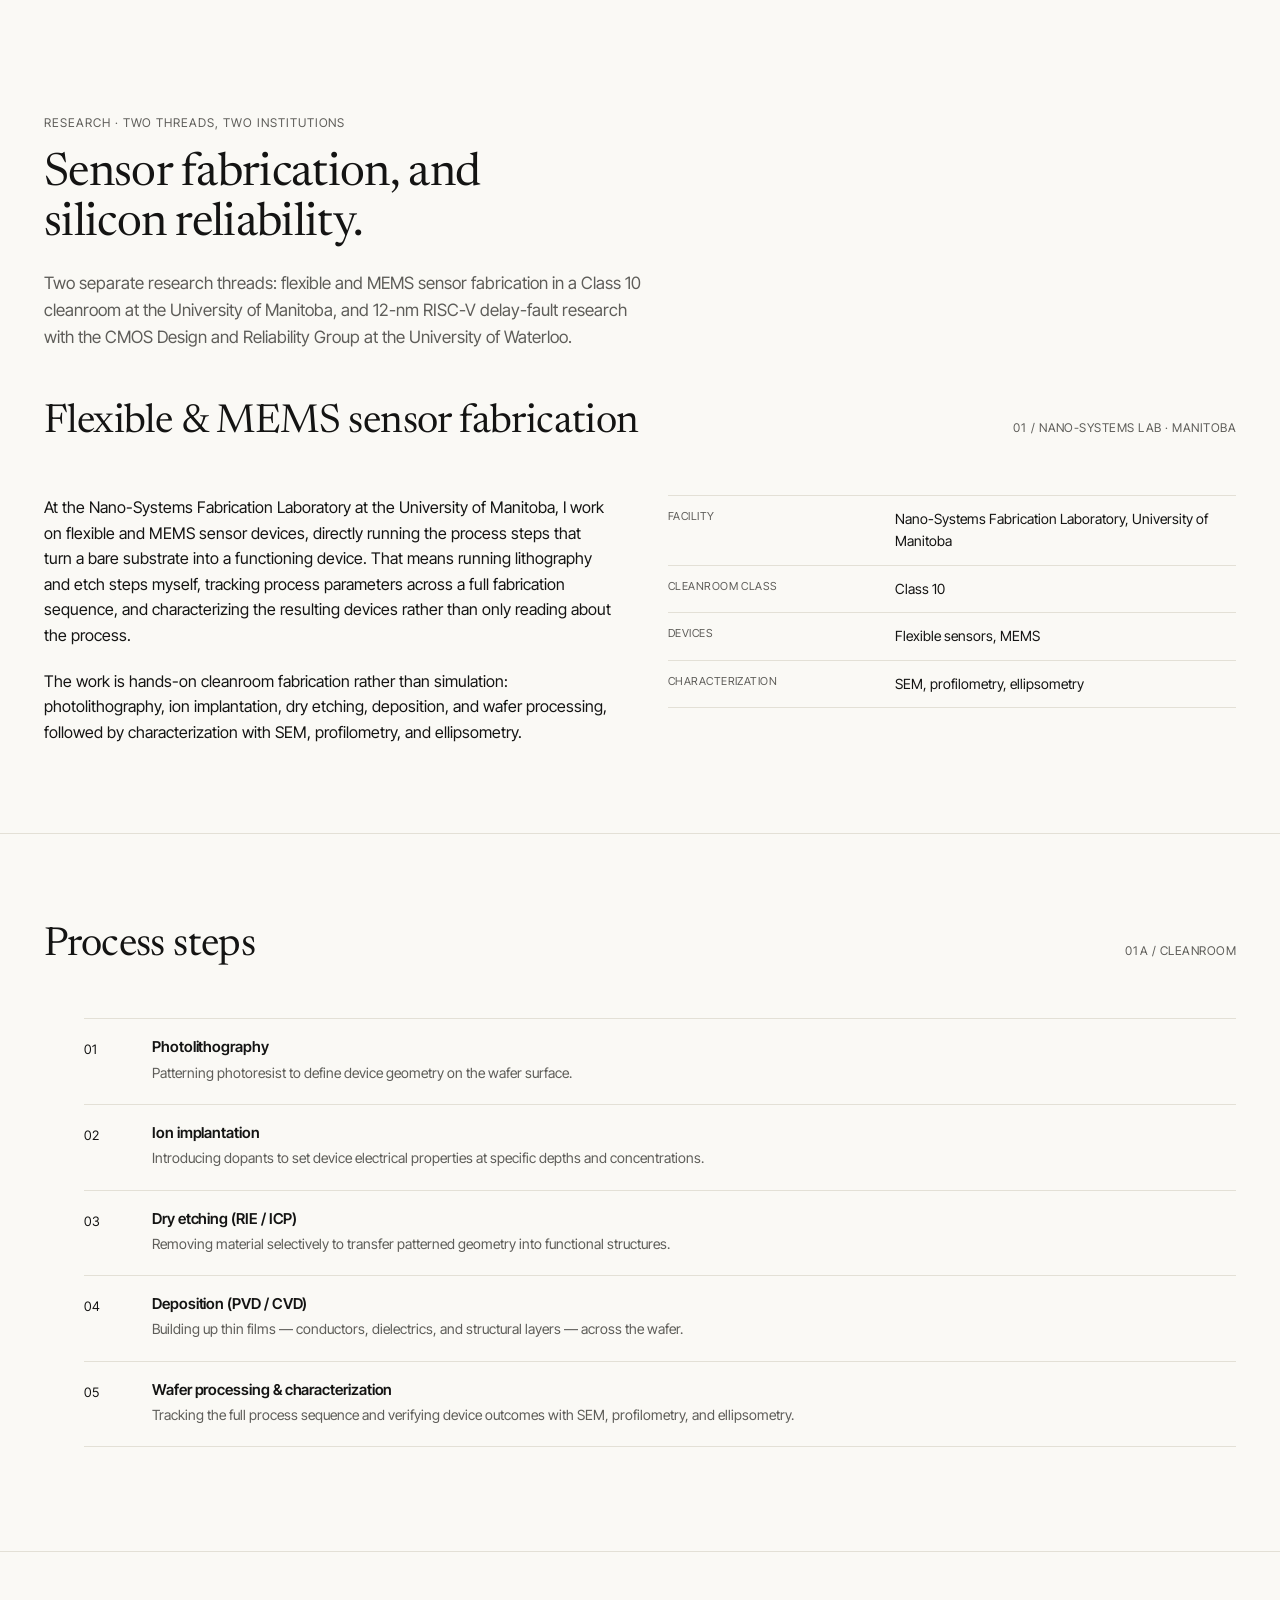
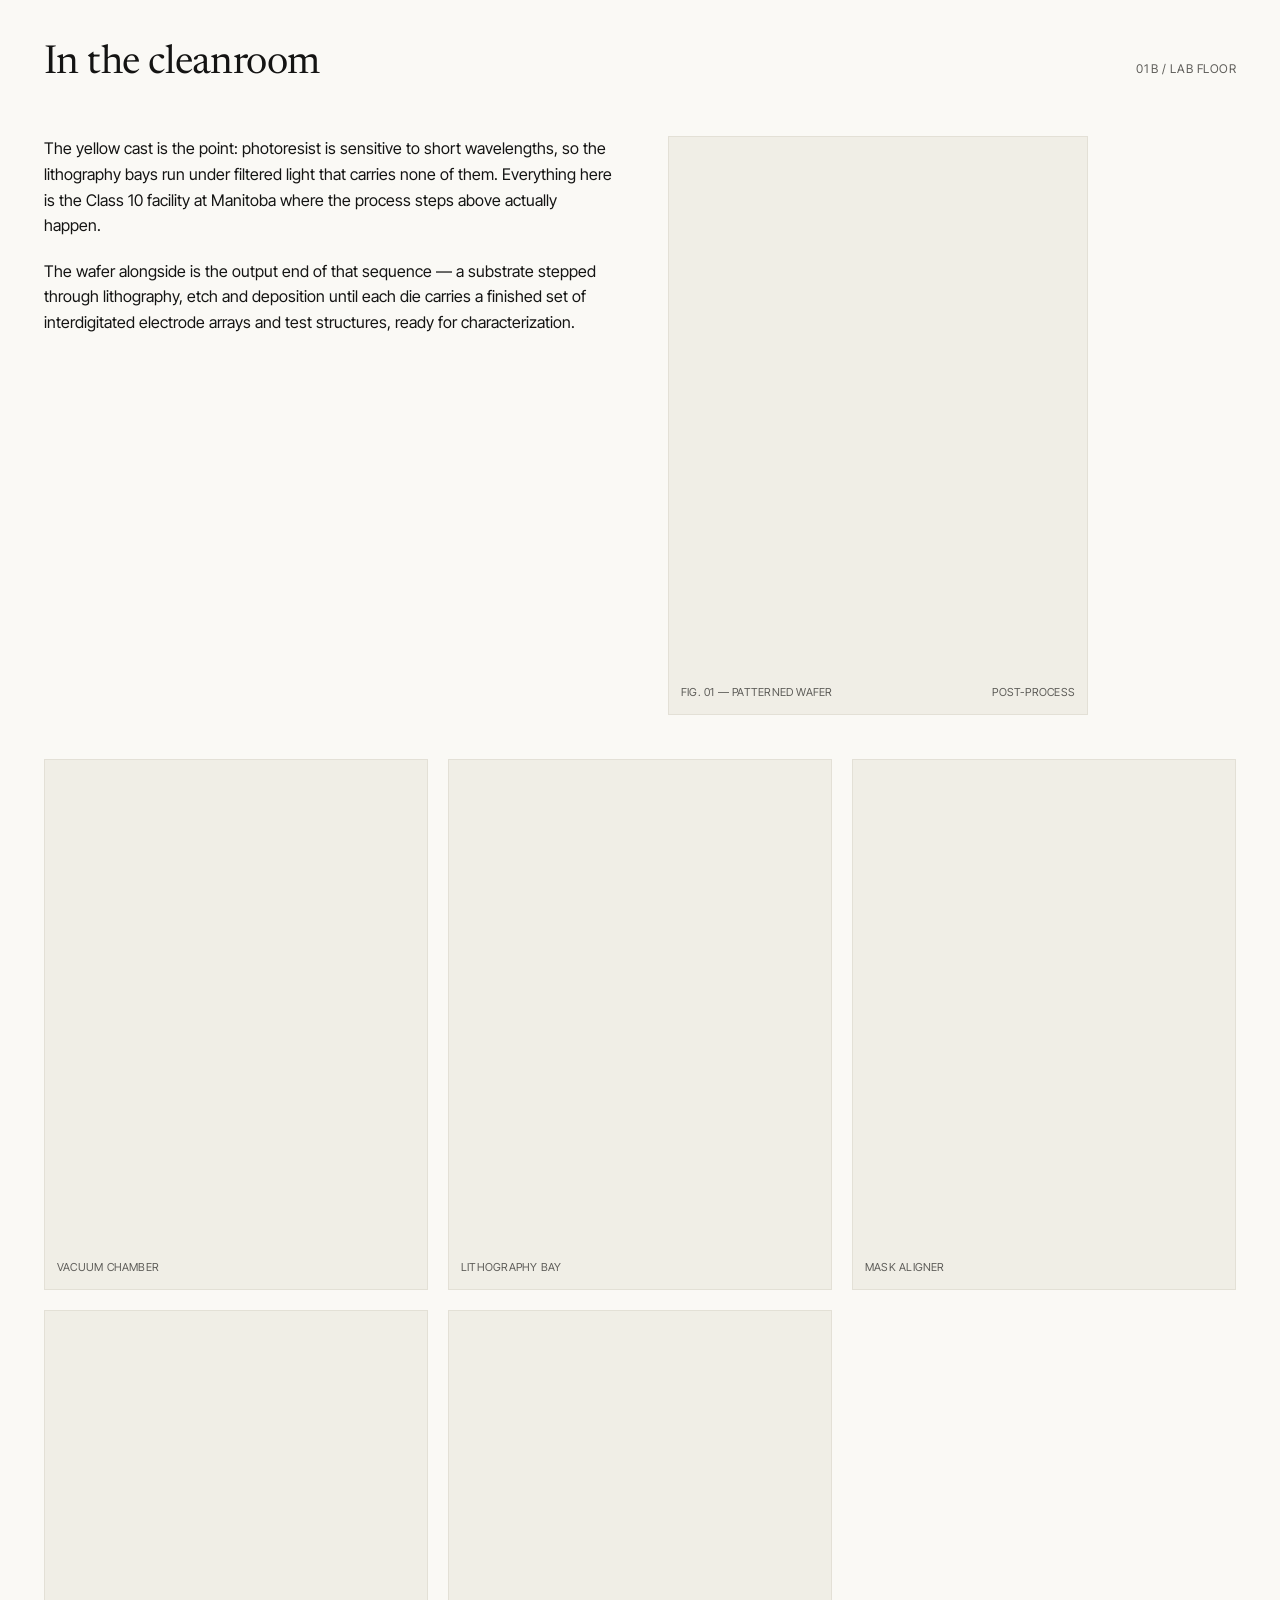
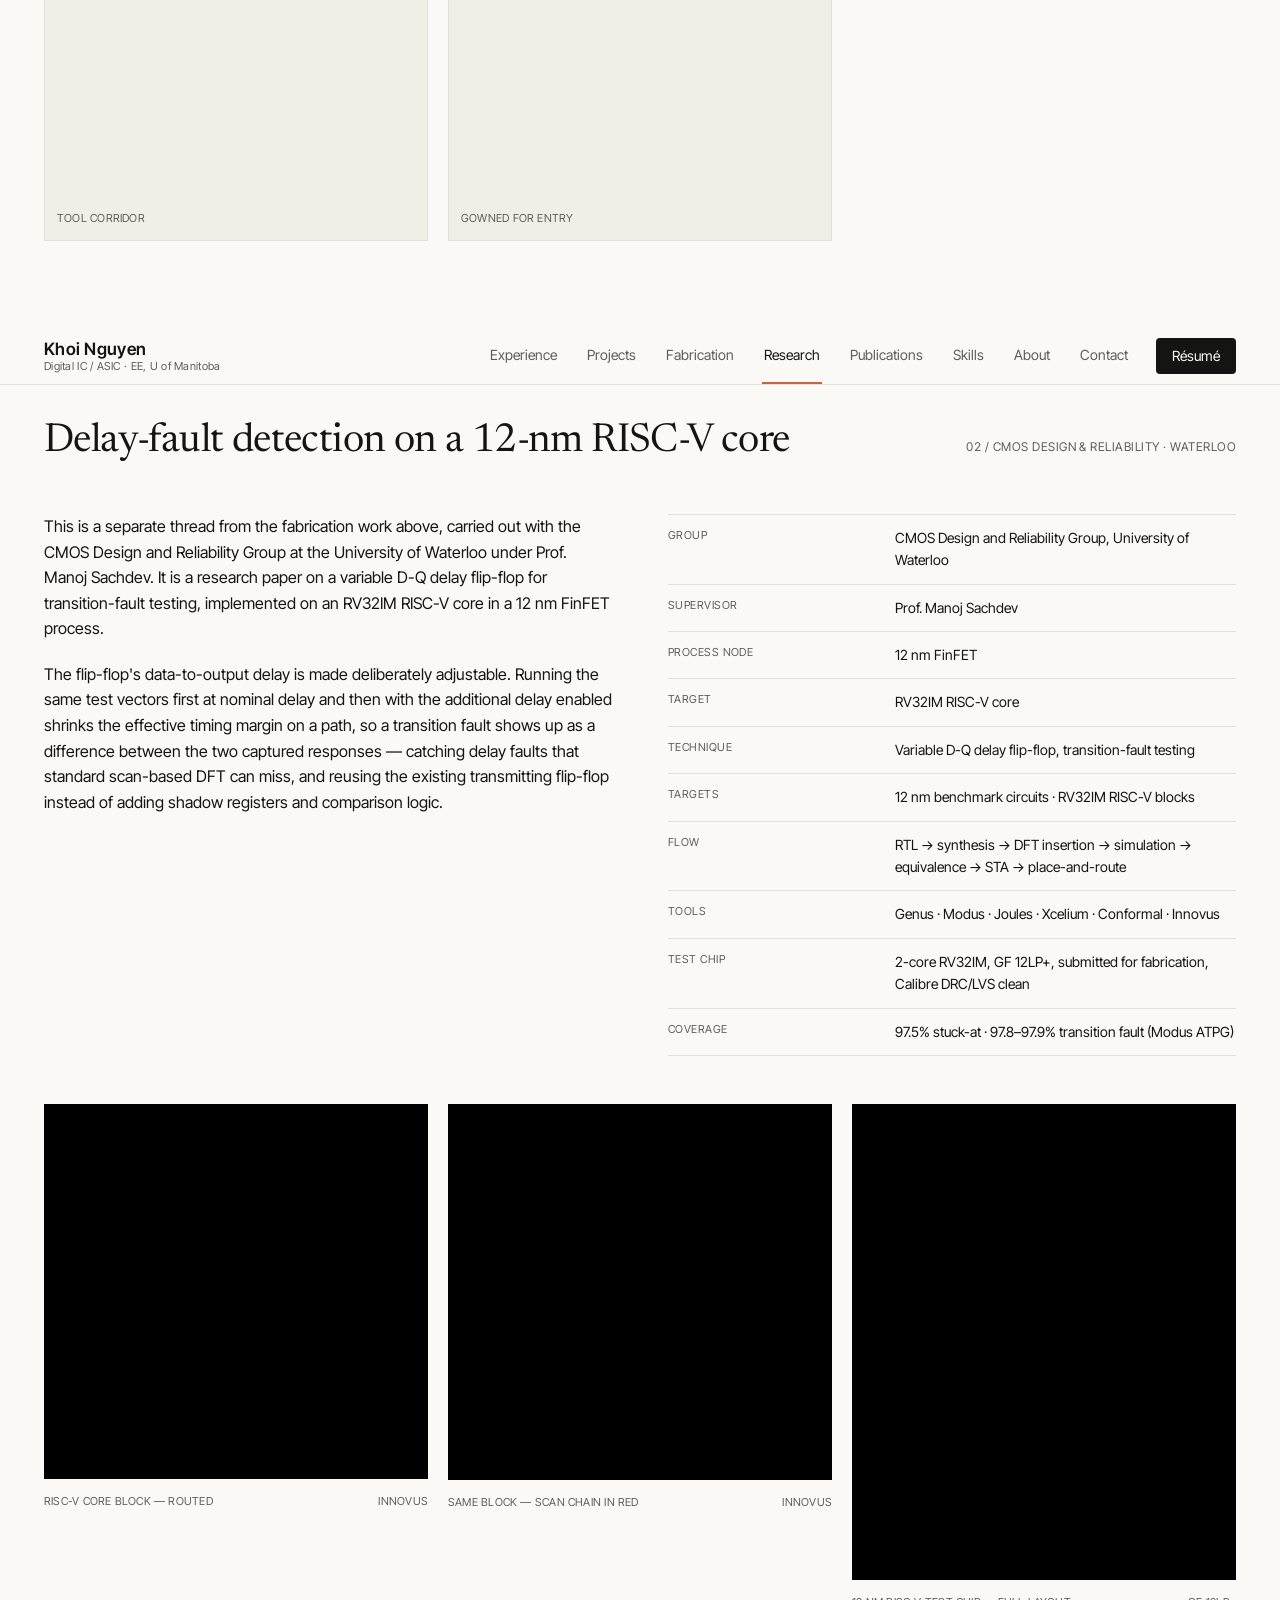
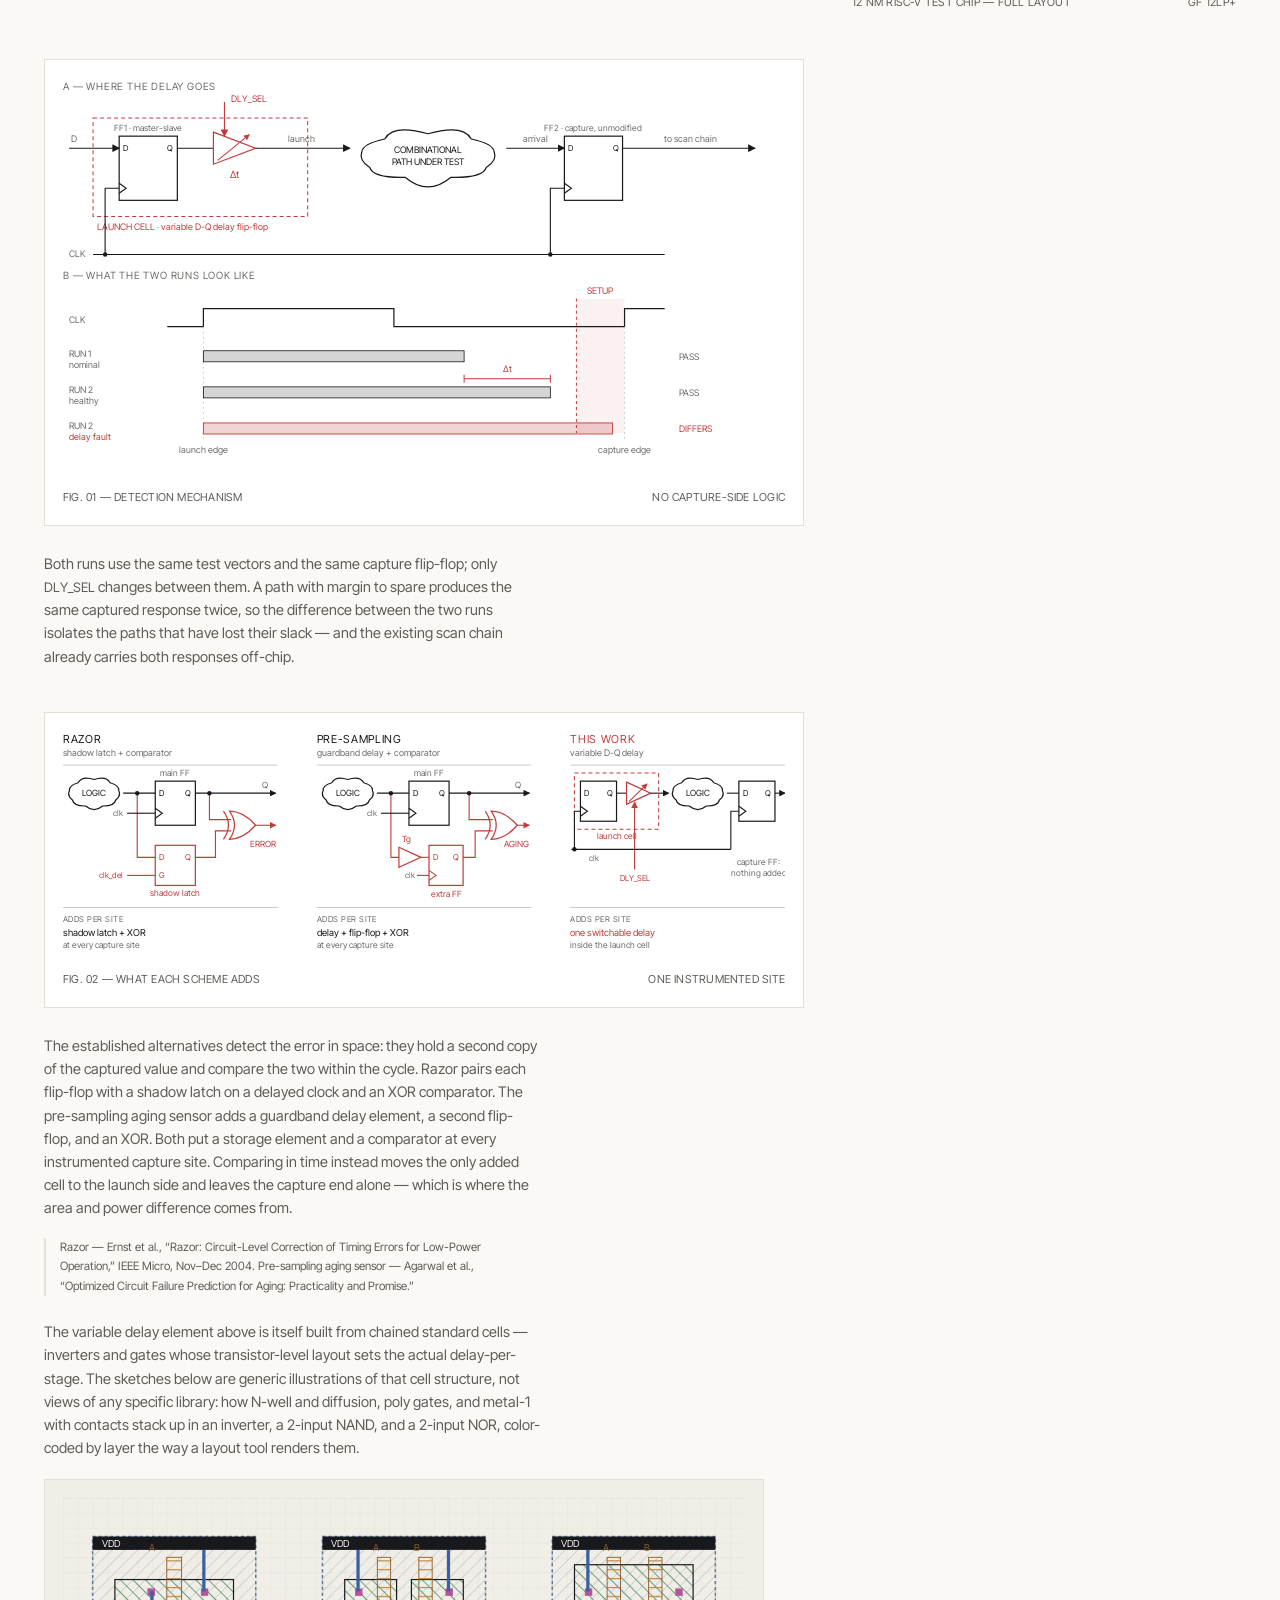
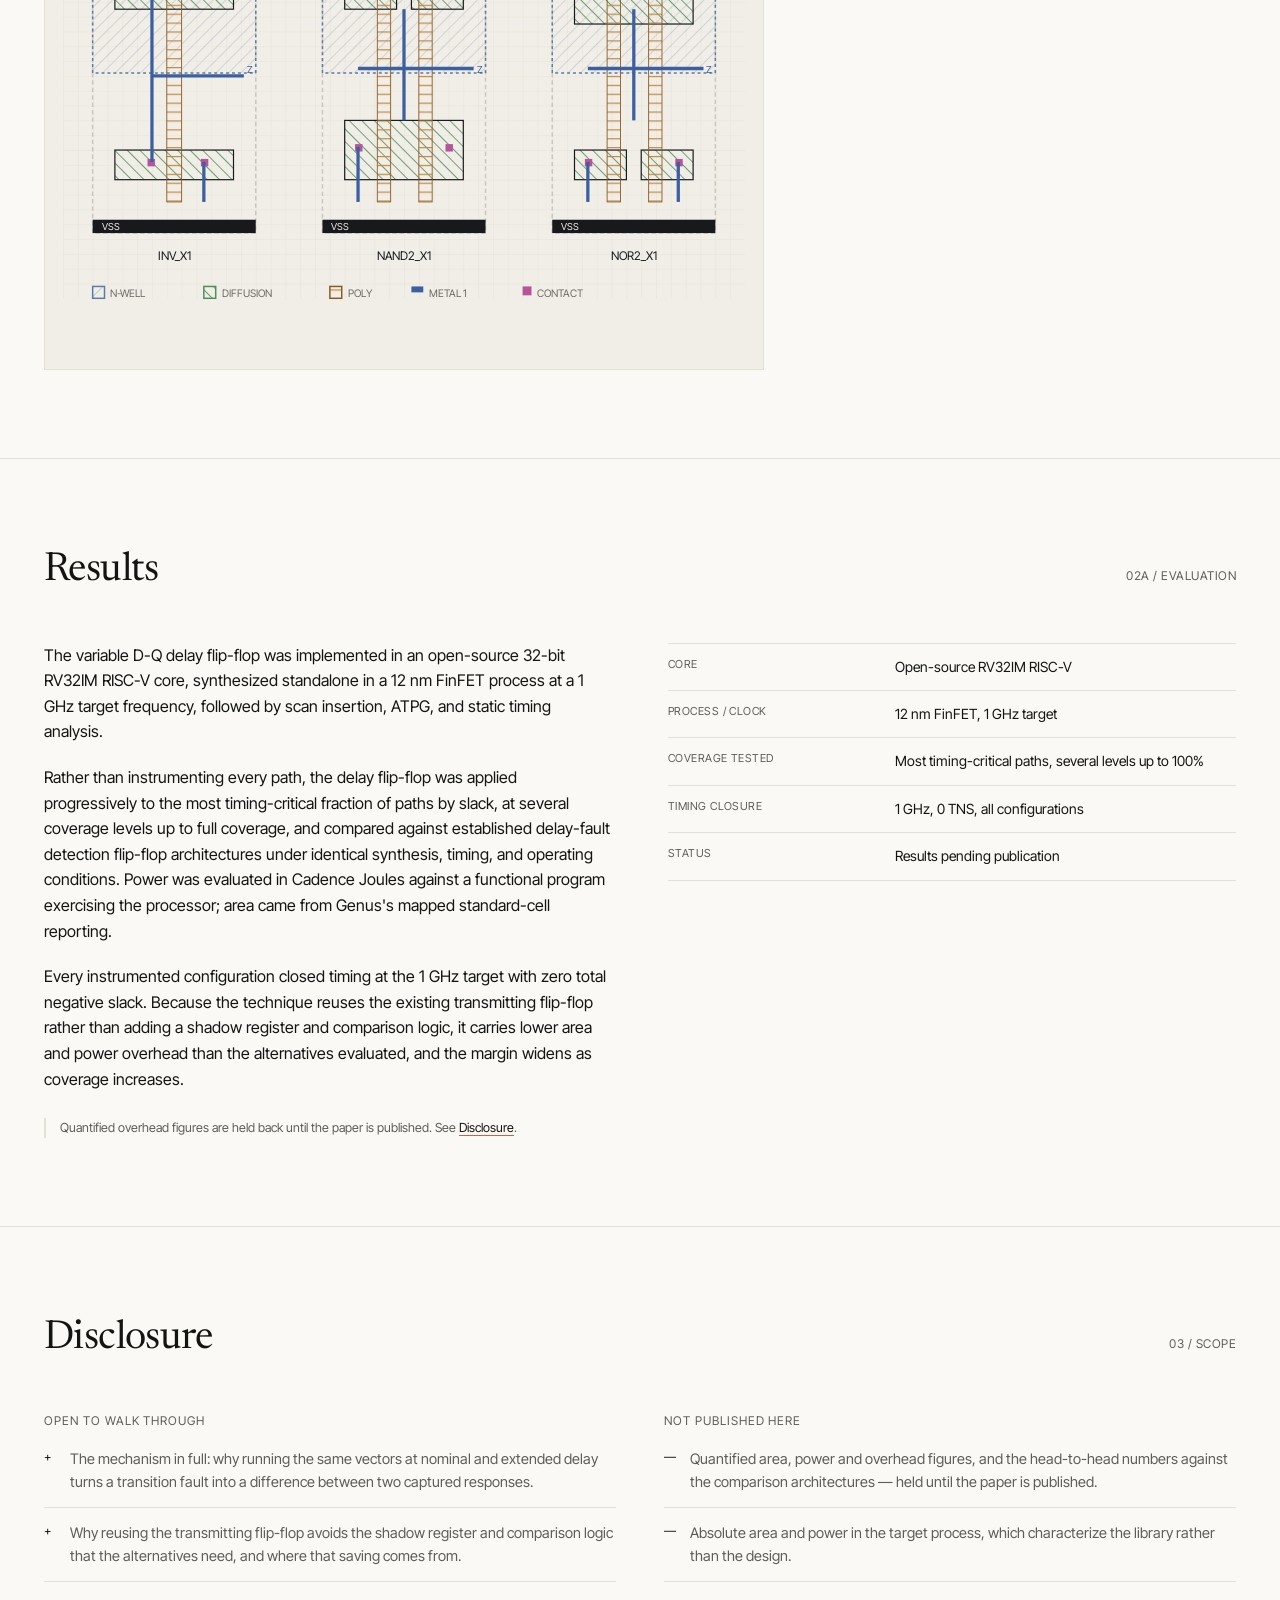
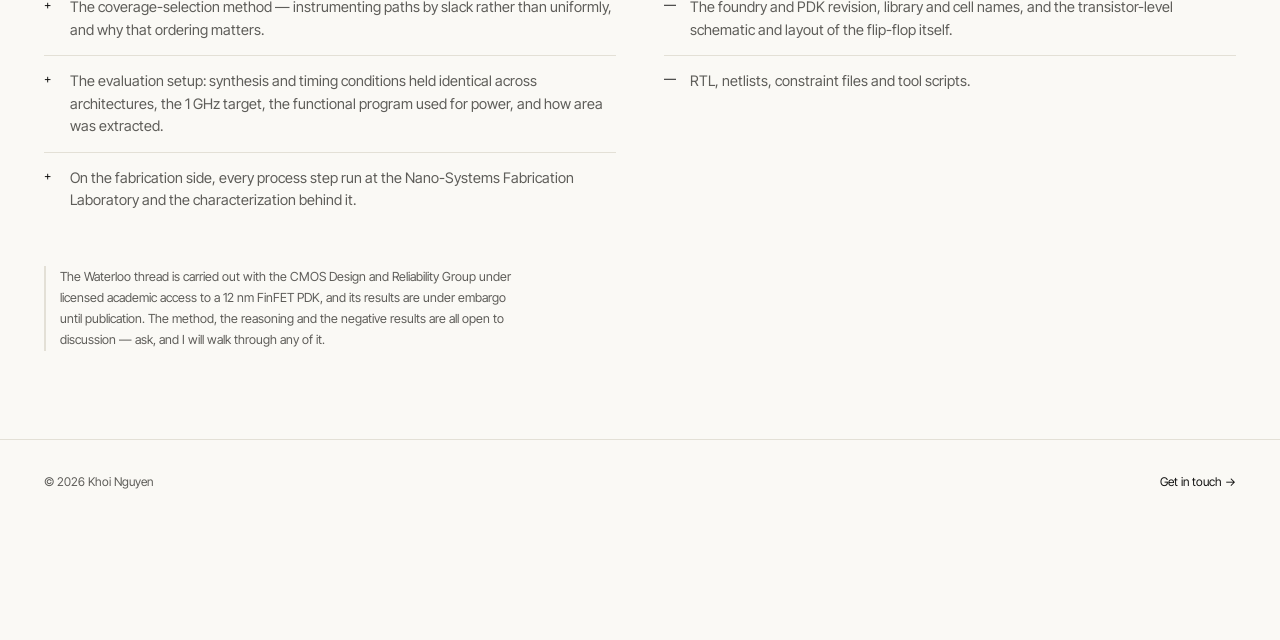
<file: projects/dft.html>
<!doctype html>
<html lang="en">
<head>
<meta charset="utf-8" />
<title>Moved — Khoi Nguyen</title>
<meta name="robots" content="noindex" />
<link rel="canonical" href="https://akln0401.github.io/portfolio/research.html#delay-fault" />
<meta http-equiv="refresh" content="0; url=../research.html#delay-fault" />
</head>
<body>
<p>This page has moved to <a href="../research.html#delay-fault">Delay-fault detection on a 12&nbsp;nm RISC-V test chip</a>.</p>
</body>
</html>
</file>
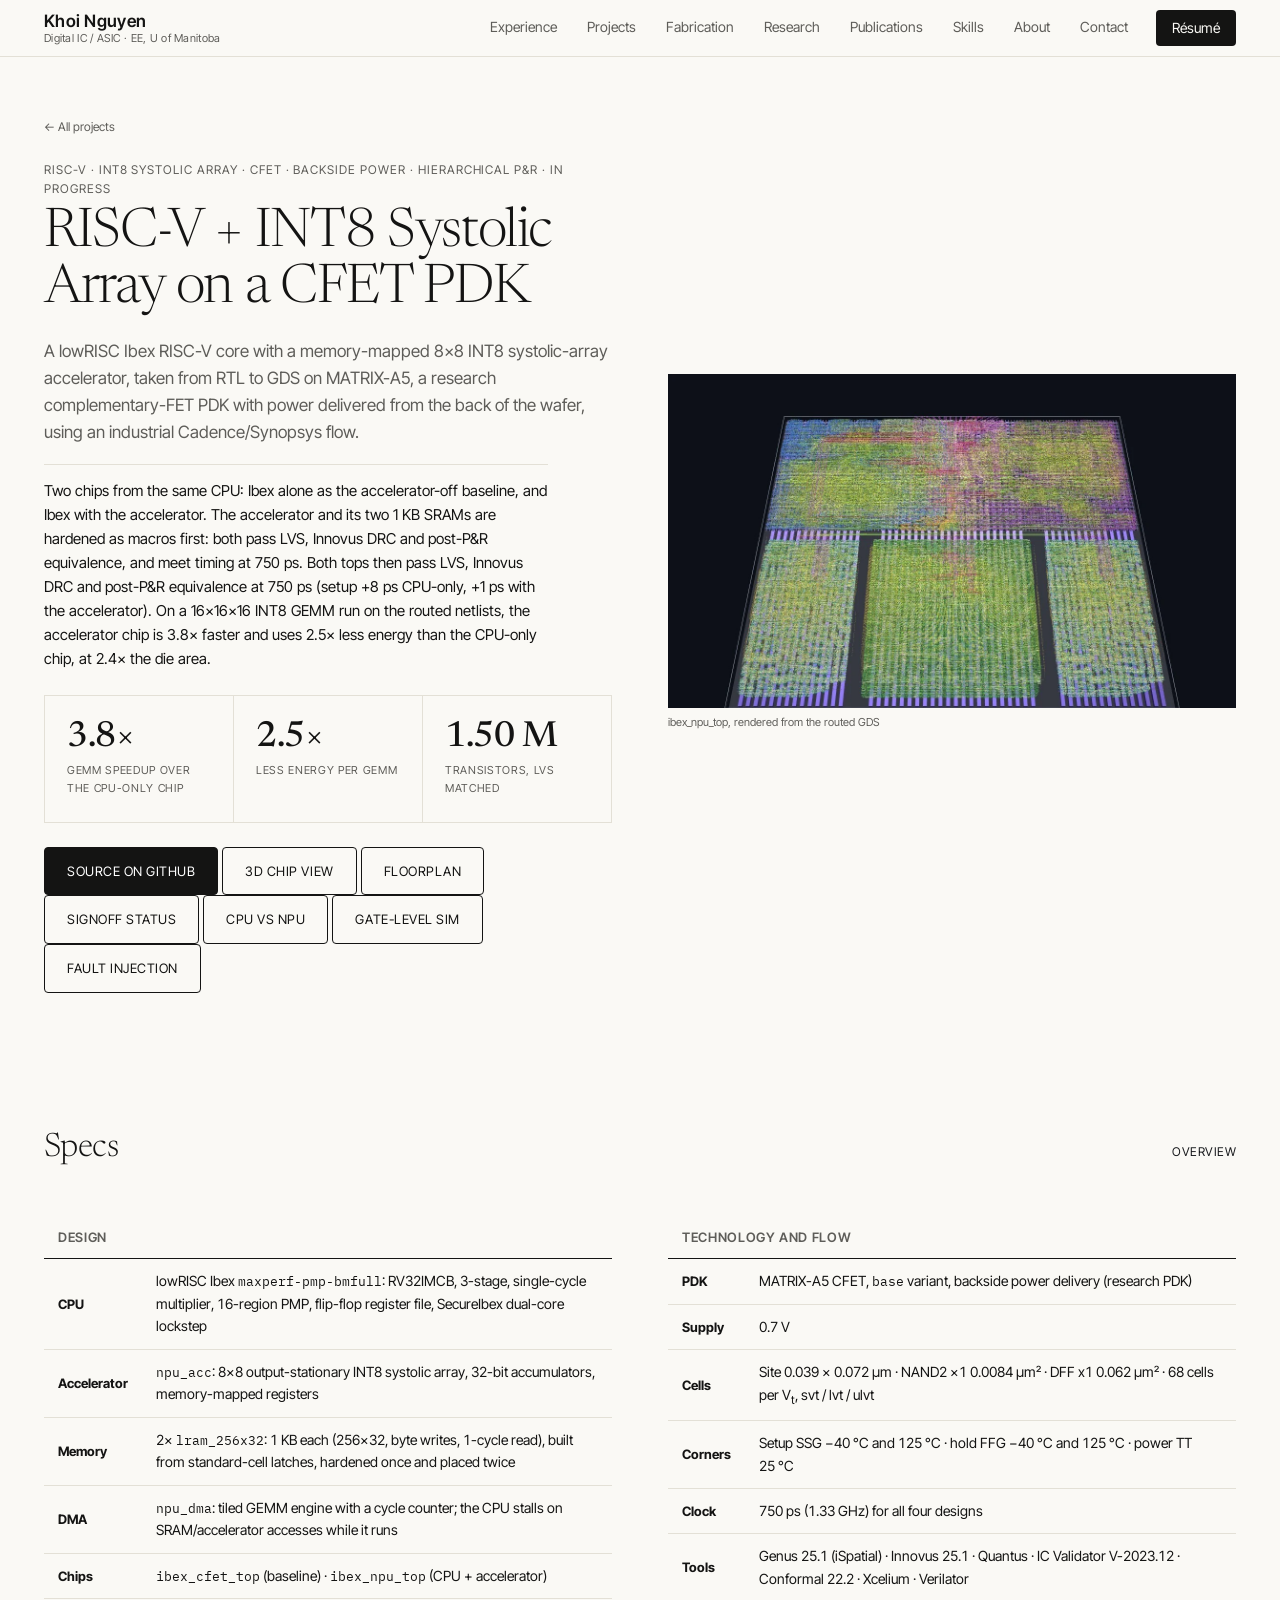
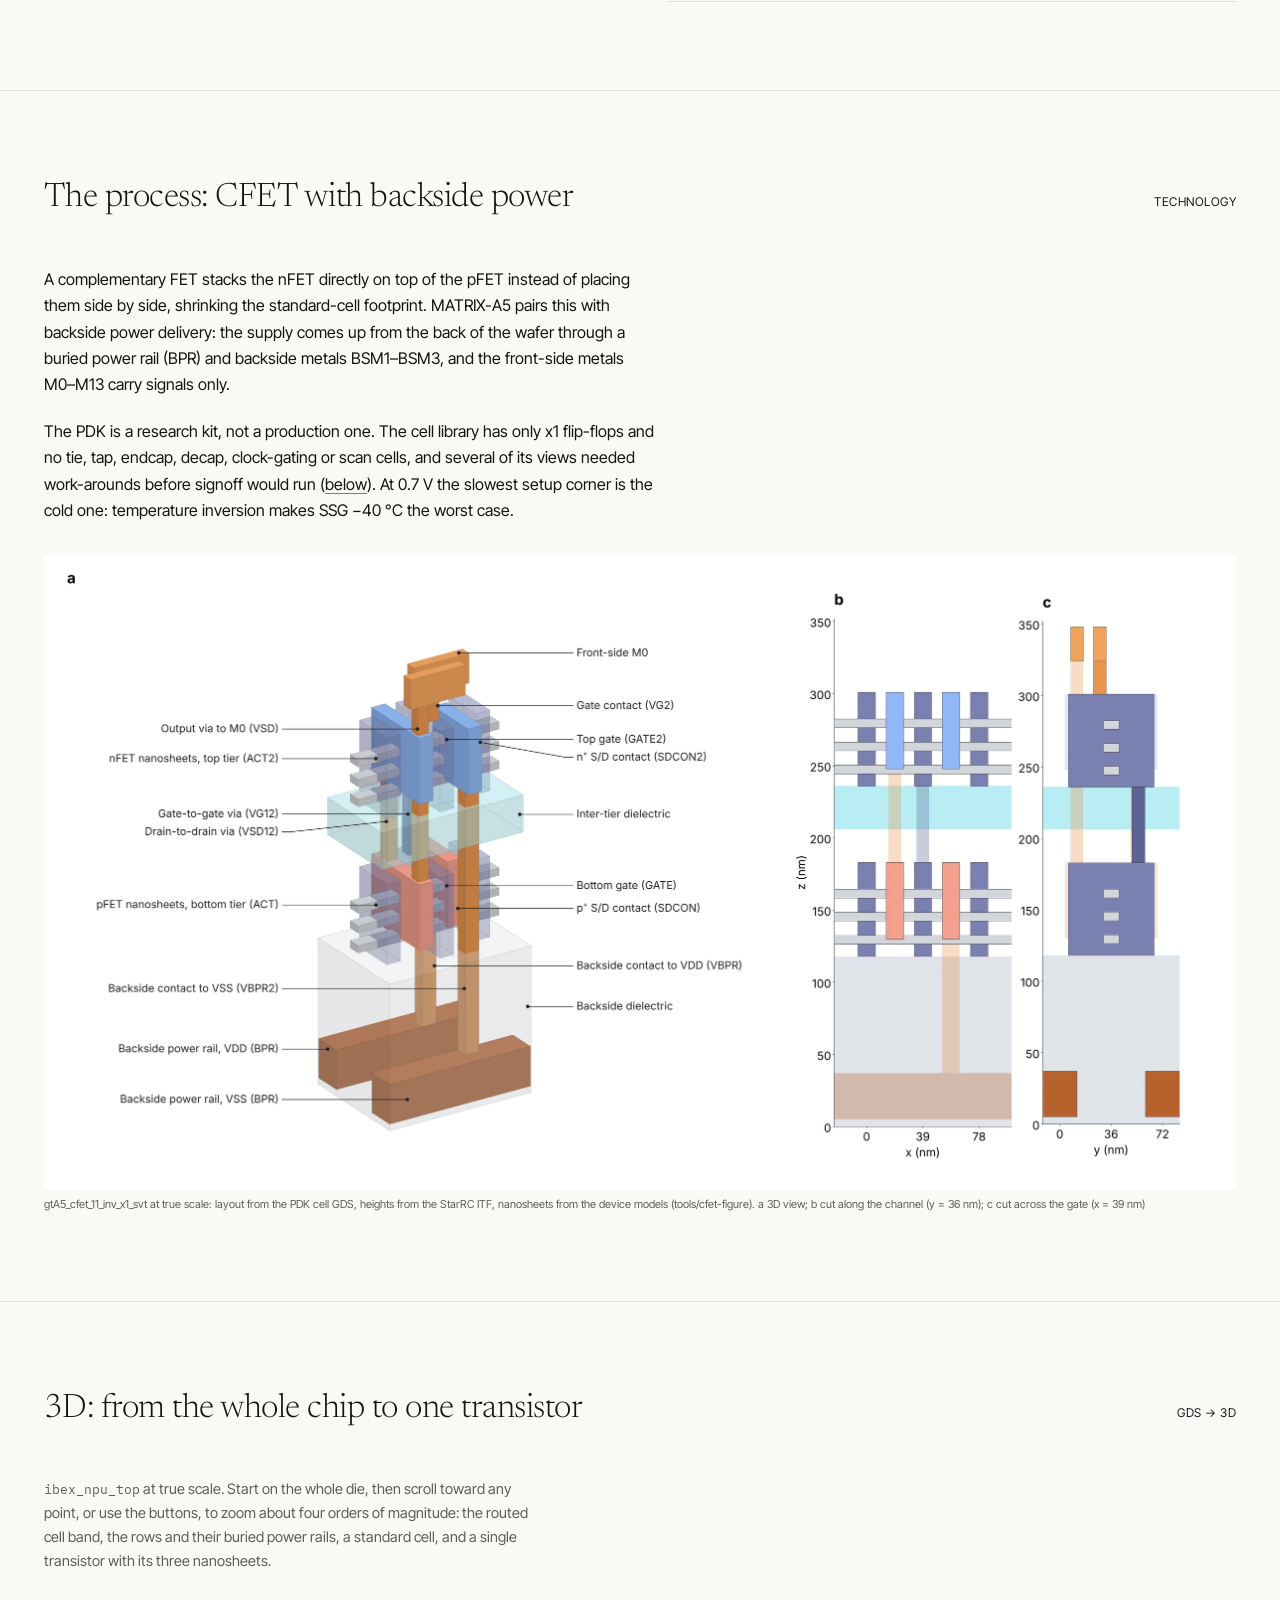
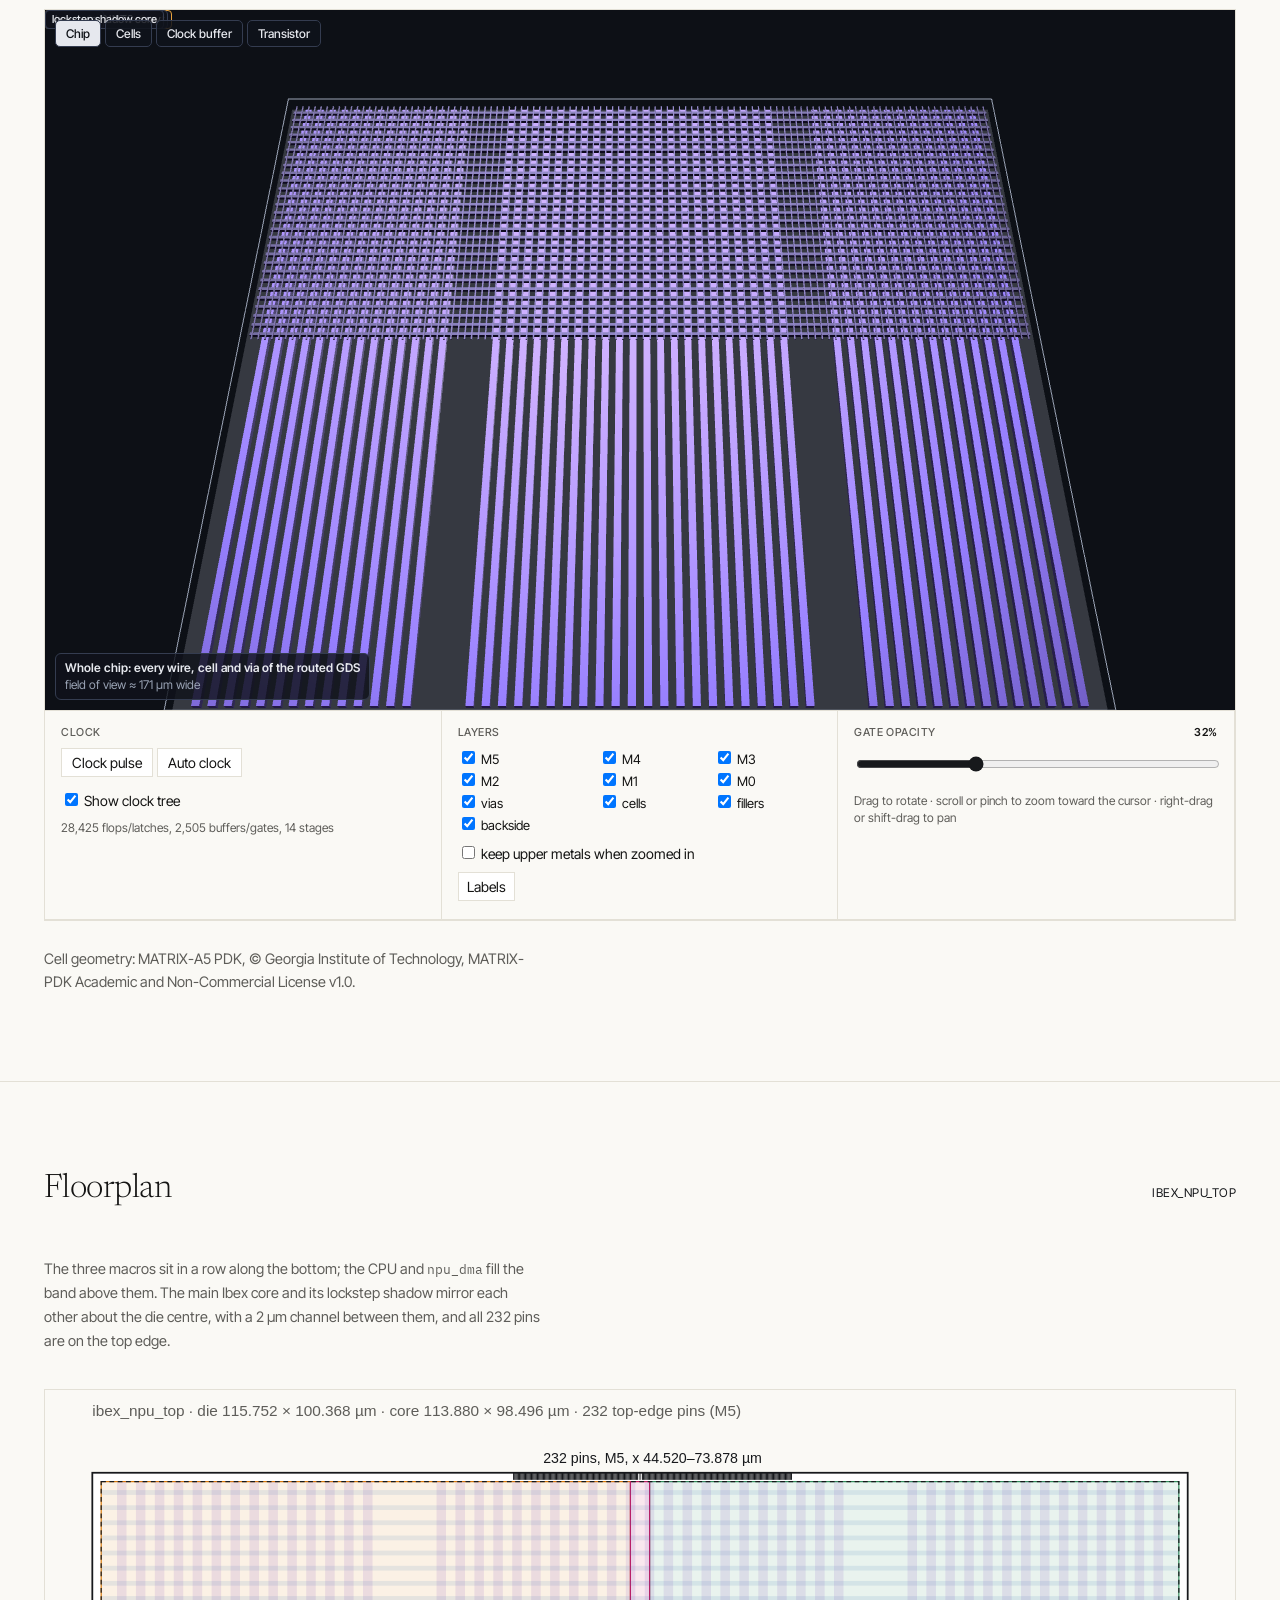
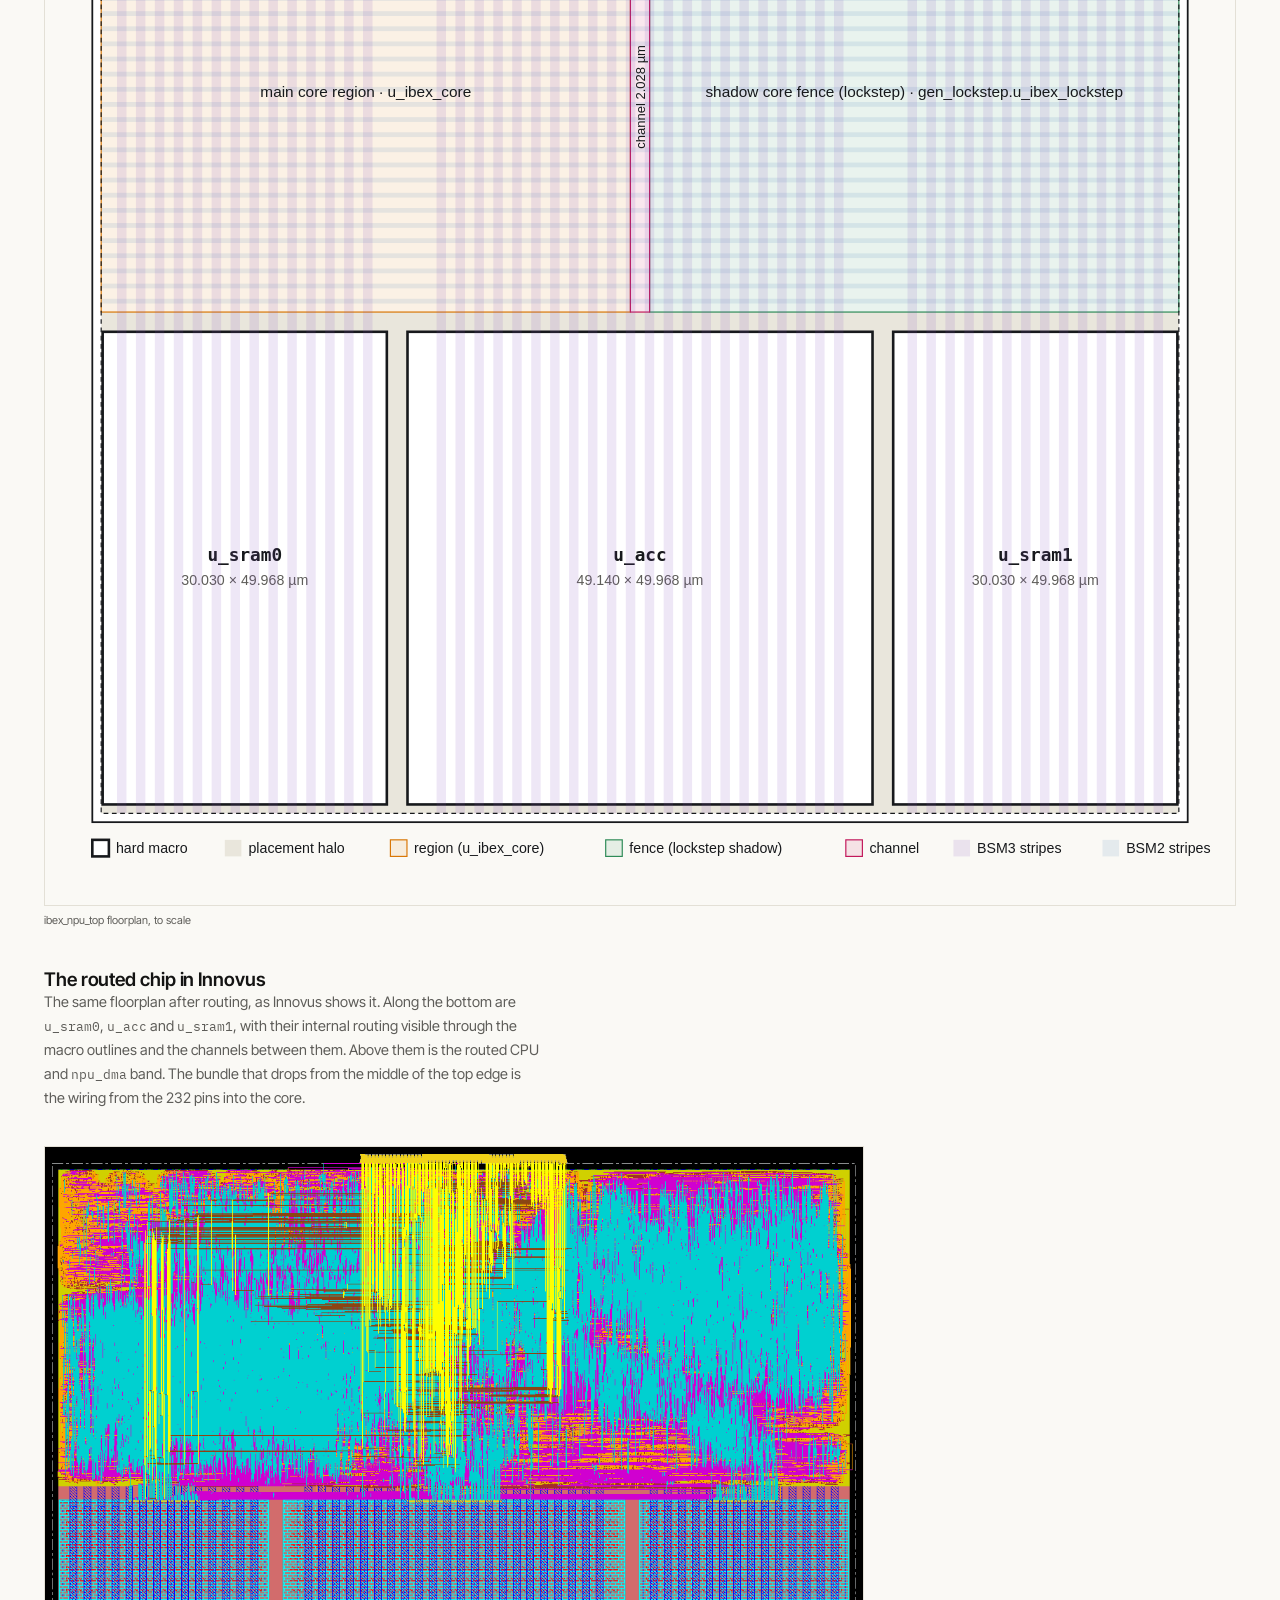
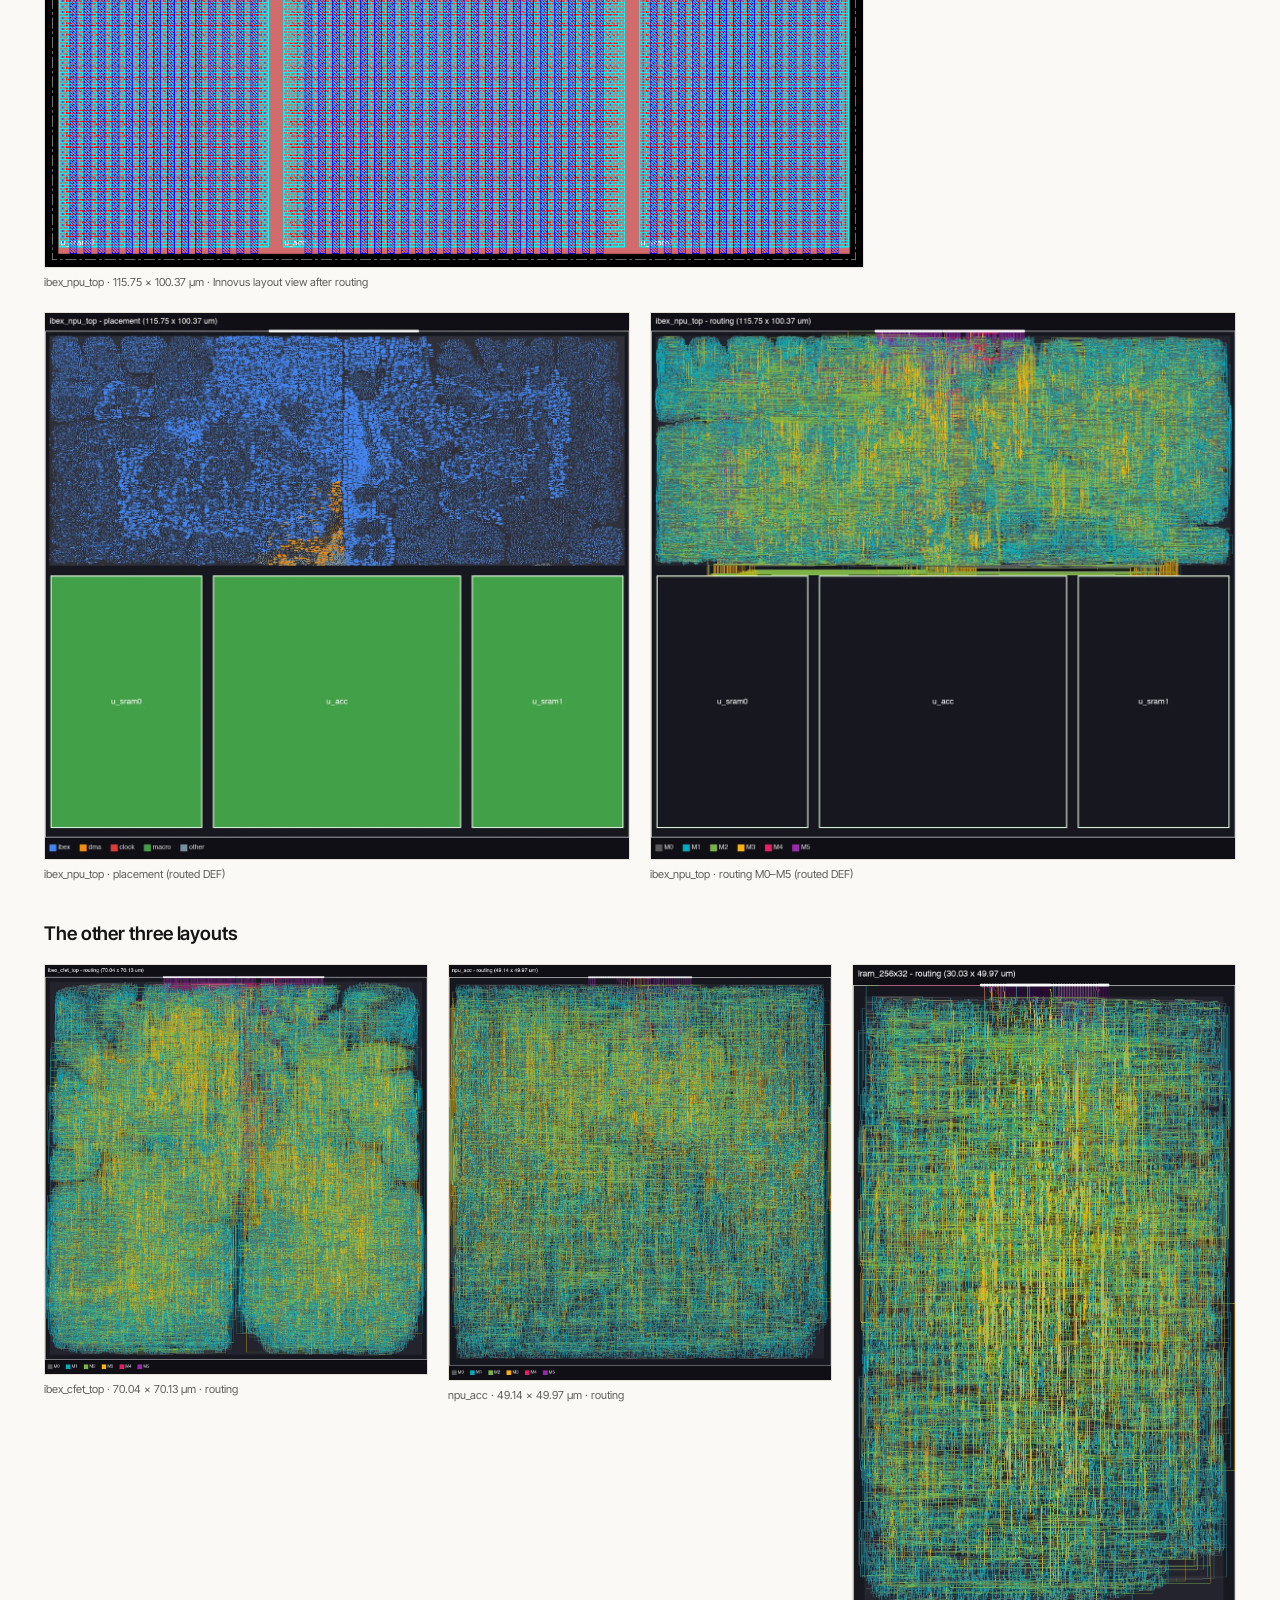
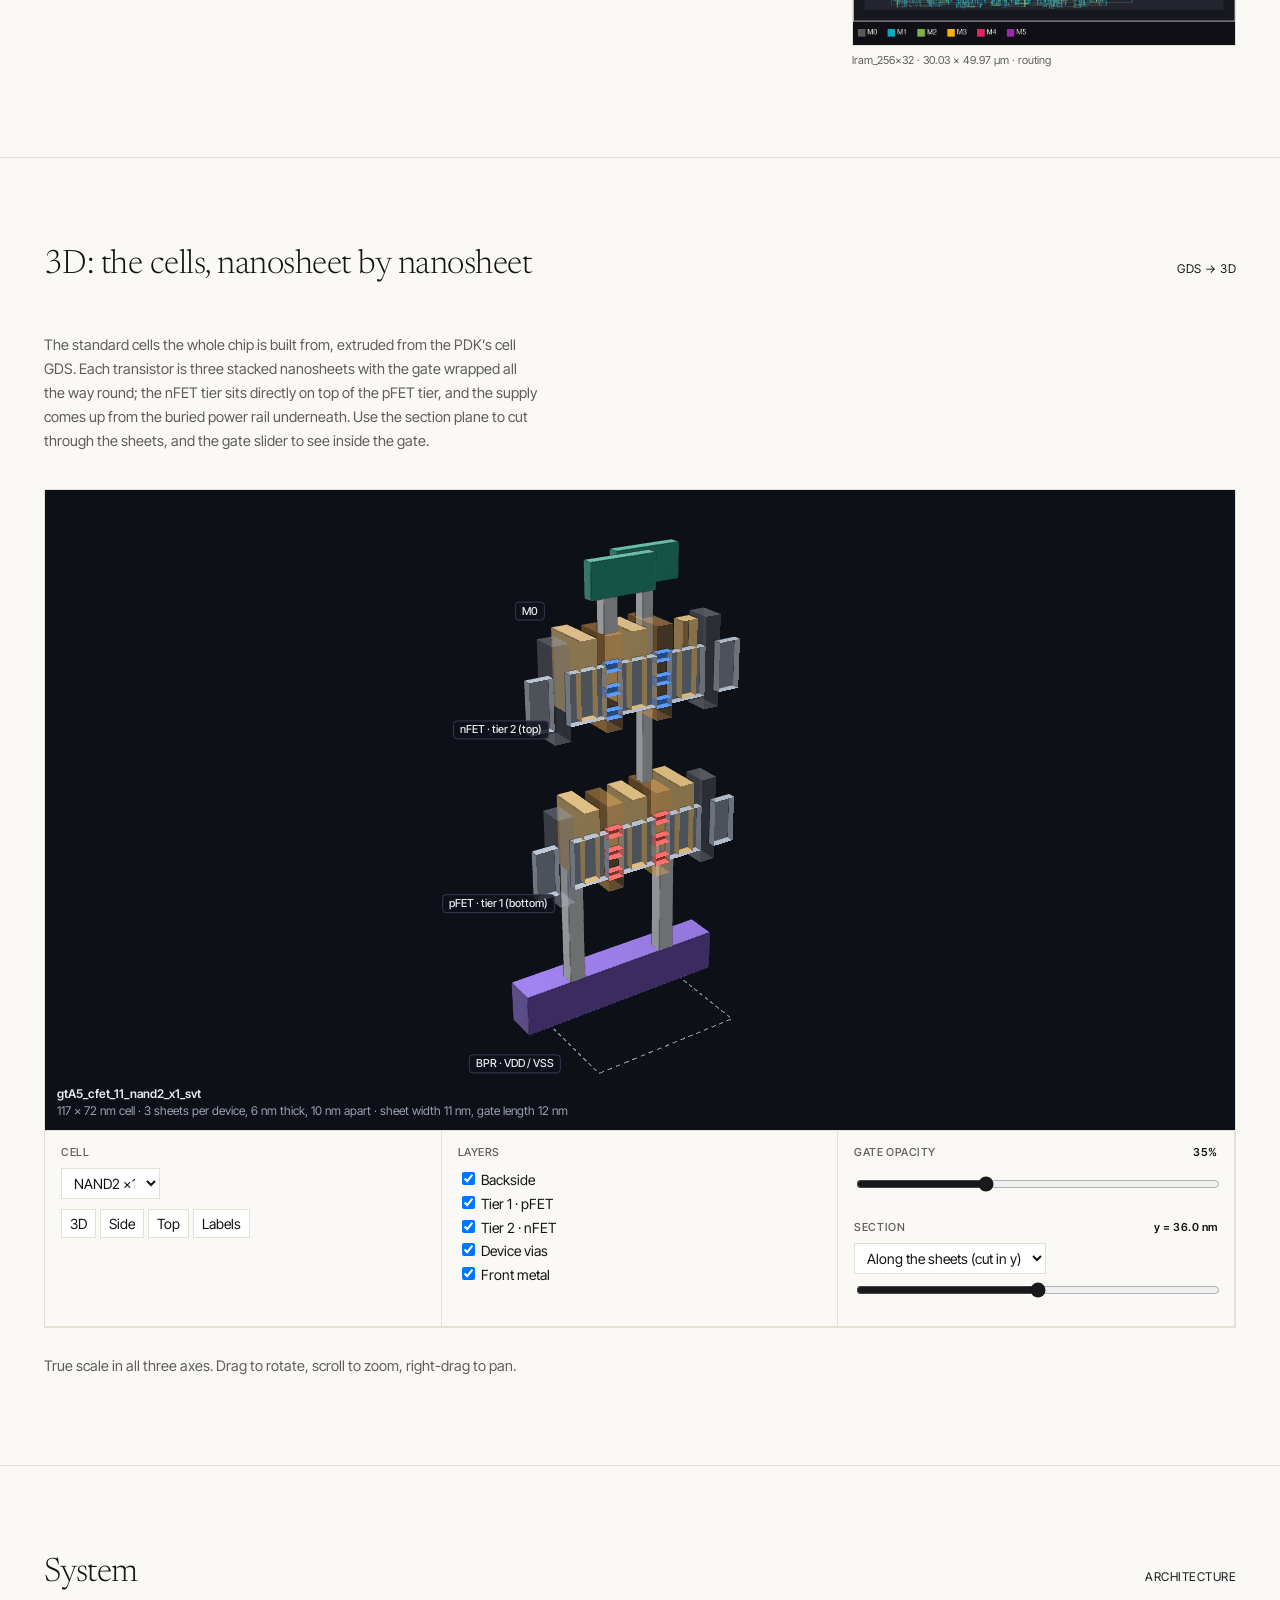
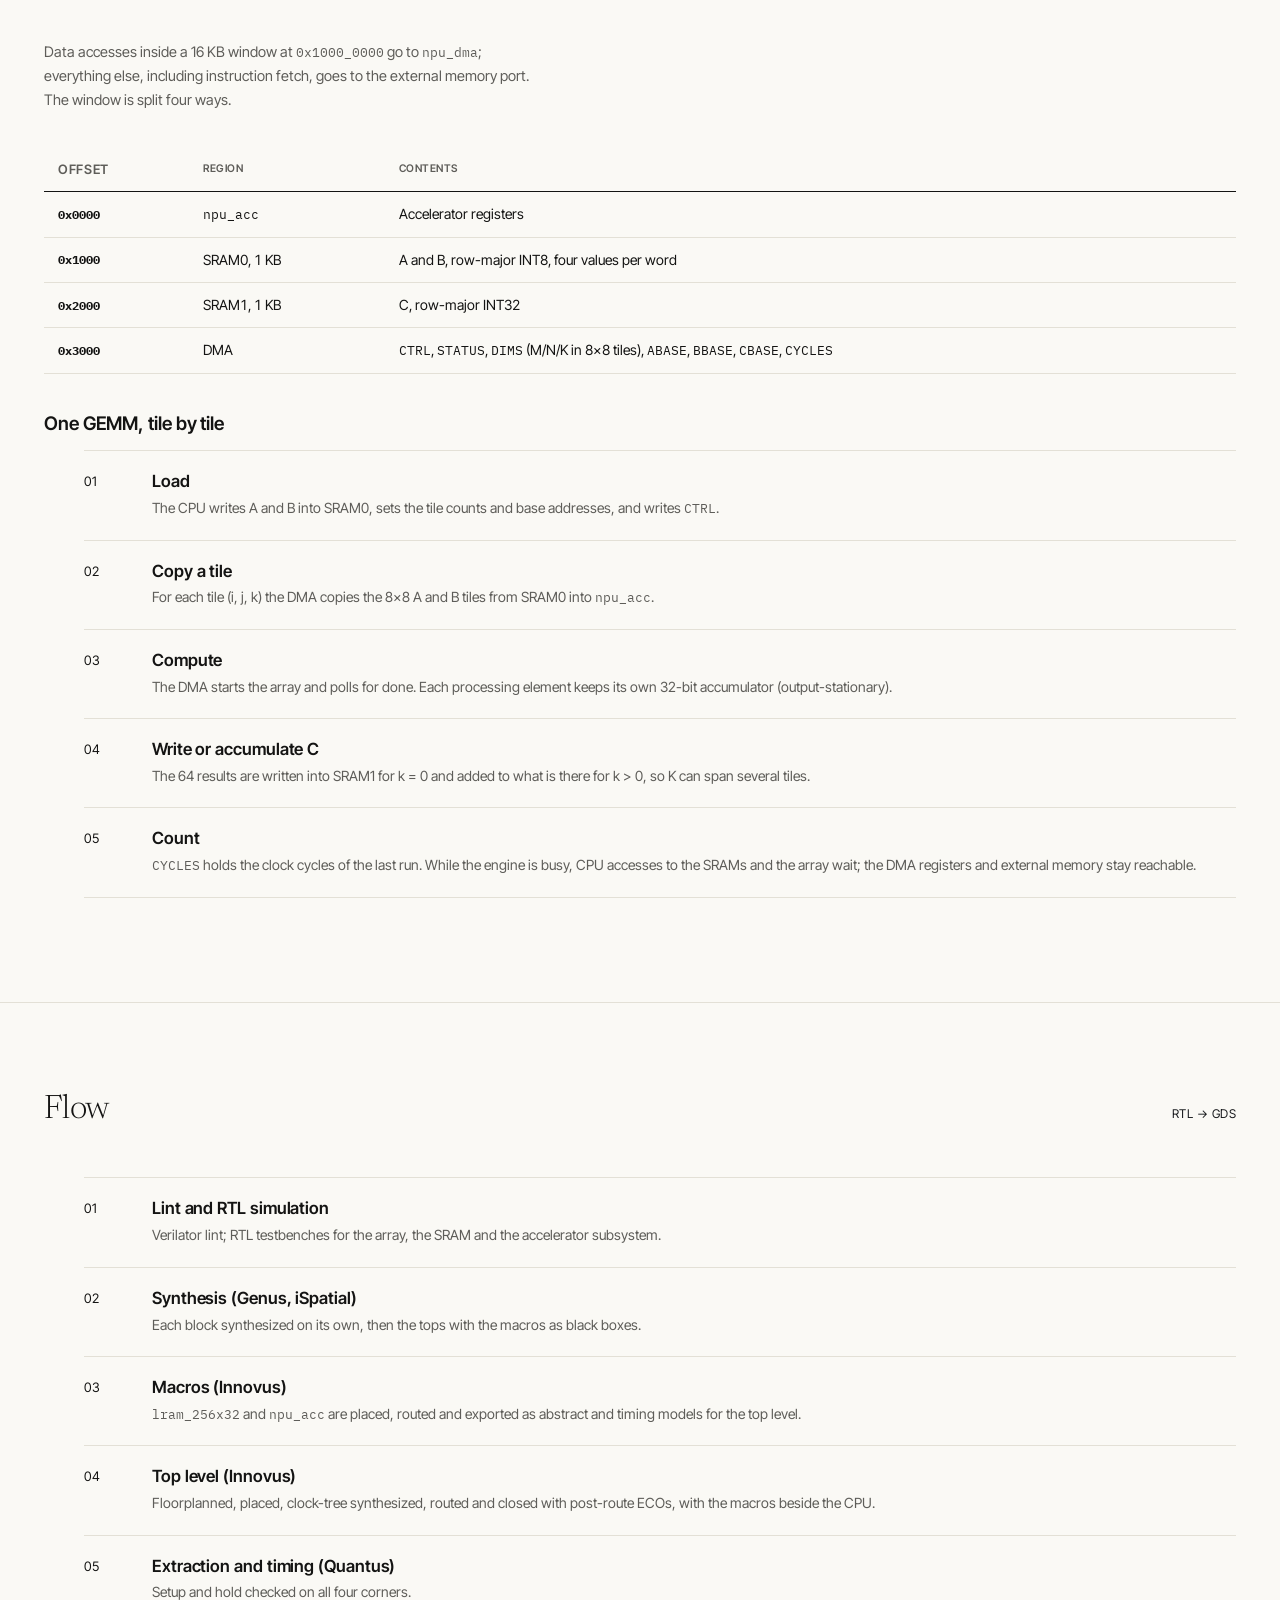
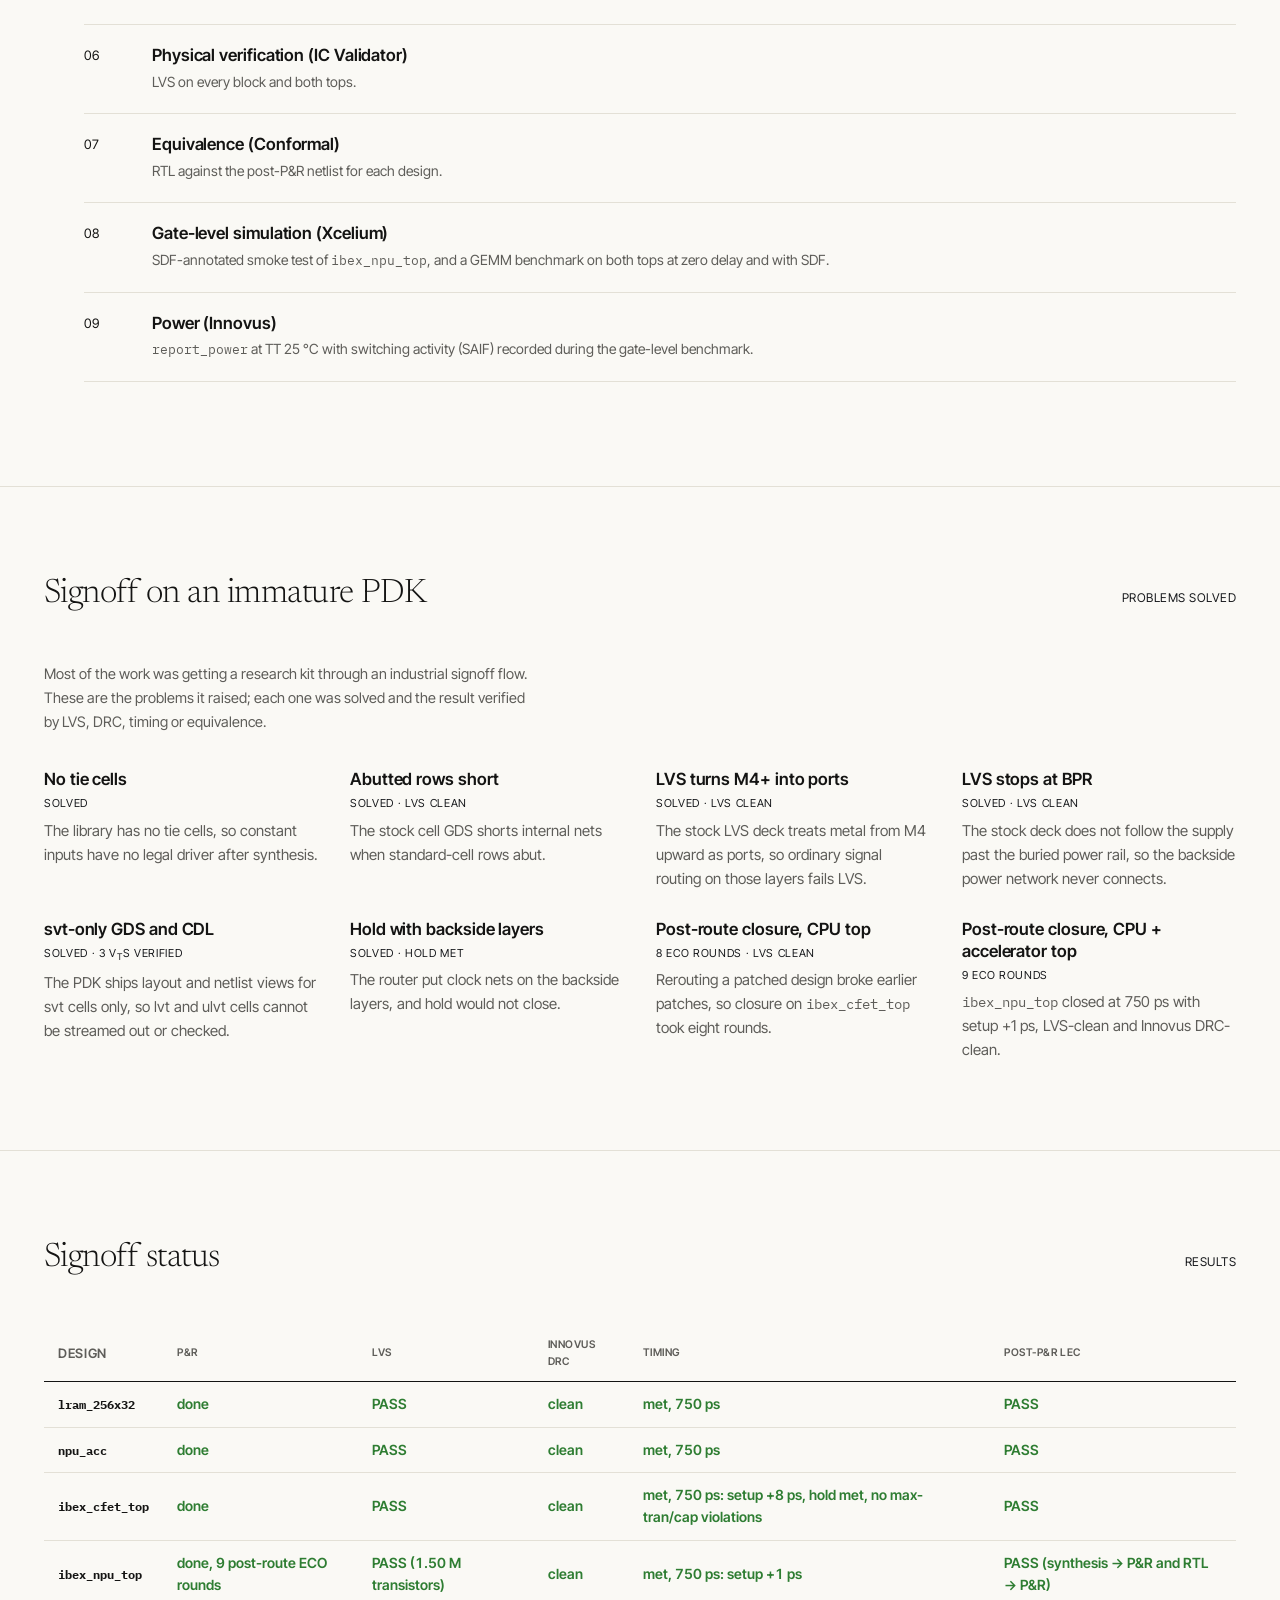
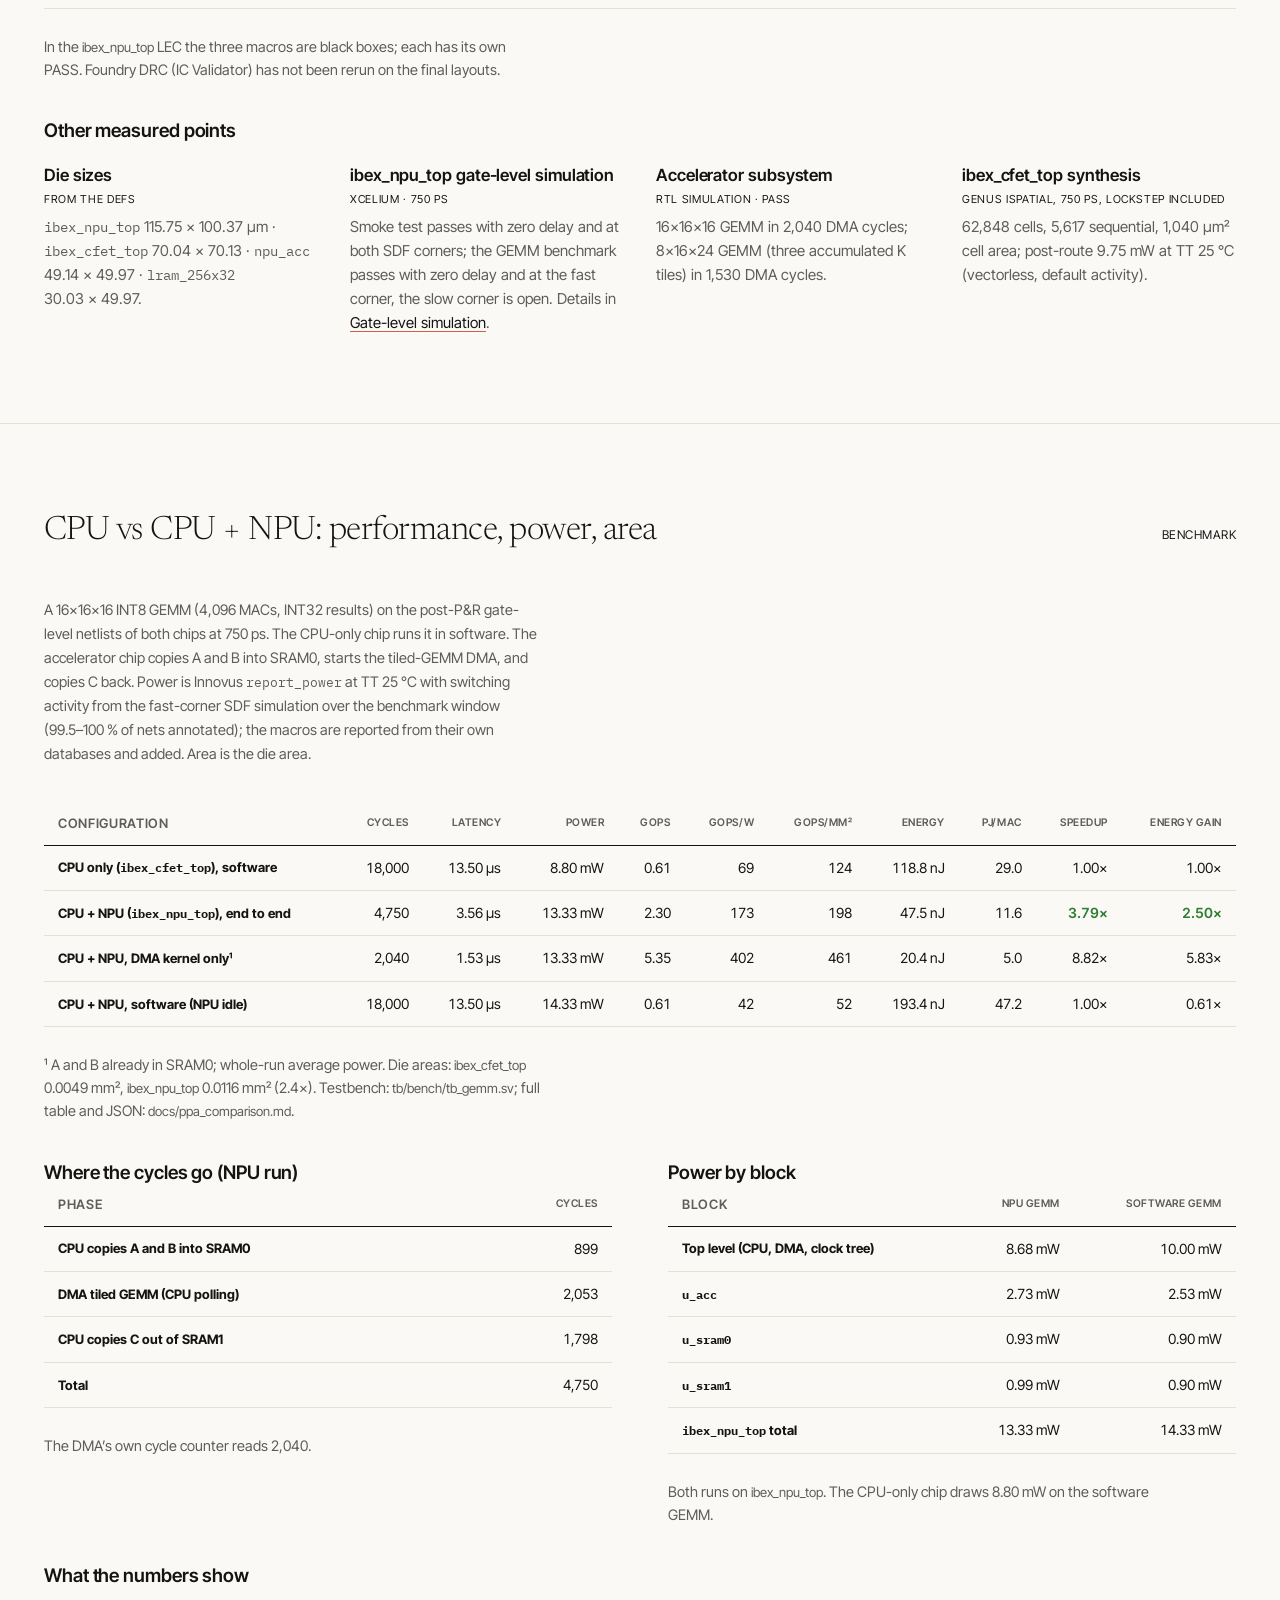
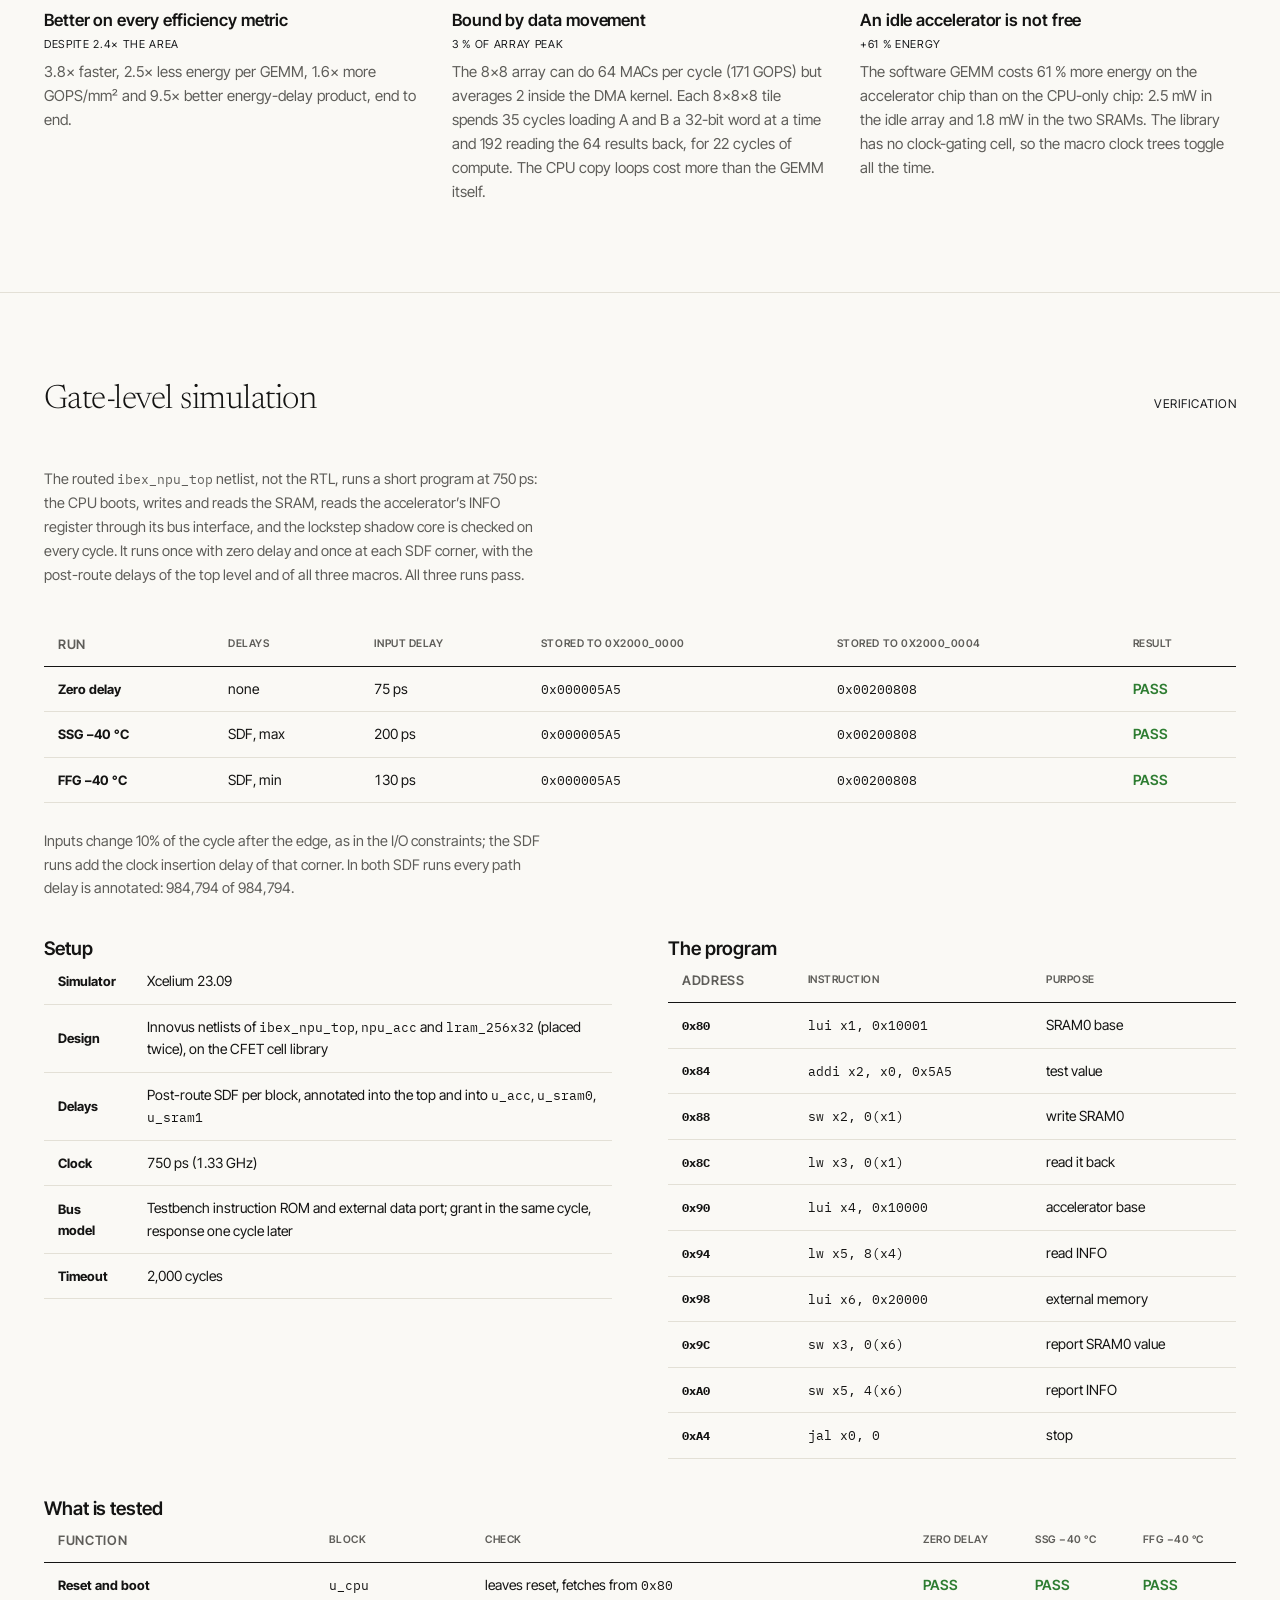
<file: projects/gaa-sysarray.html>
<!doctype html>
<html lang="en">
<head>
<meta charset="utf-8" />
<title>RISC-V + INT8 Systolic Array on a CFET PDK — Khoi Nguyen</title>
<meta name="description" content="A lowRISC Ibex RISC-V core with a memory-mapped 8×8 INT8 systolic-array accelerator, taken from RTL to GDS on the MATRIX-A5 CFET PDK with backside power delivery, using Genus, Innovus, IC Validator and Conformal." />
<meta name="viewport" content="width=device-width, initial-scale=1" />
<link rel="canonical" href="https://akln0401.github.io/portfolio/projects/gaa-sysarray.html" />
<link rel="icon" type="image/svg+xml" href="../assets/favicon.svg" />
<link rel="icon" type="image/png" sizes="32x32" href="../assets/favicon-32.png" />
<link rel="apple-touch-icon" sizes="180x180" href="../assets/apple-touch-icon.png" />
<meta name="theme-color" content="#f4f2ed" />
<meta name="author" content="Khoi Nguyen" />
<meta property="og:type" content="website" />
<meta property="og:site_name" content="Khoi Nguyen — Engineering Portfolio" />
<meta property="og:title" content="RISC-V + INT8 Systolic Array on a CFET PDK — Khoi Nguyen" />
<meta property="og:description" content="A lowRISC Ibex RISC-V core with a memory-mapped 8×8 INT8 systolic-array accelerator, taken from RTL to GDS on the MATRIX-A5 CFET PDK with backside power delivery." />
<meta property="og:url" content="https://akln0401.github.io/portfolio/projects/gaa-sysarray.html" />
<meta property="og:image" content="https://akln0401.github.io/portfolio/assets/og/gaa-sysarray.png?v=20261102" />
<meta property="og:image:width" content="1200" />
<meta property="og:image:height" content="630" />
<meta property="og:image:type" content="image/png" />
<meta property="og:image:alt" content="Khoi Nguyen — RISC-V and INT8 systolic array on a CFET PDK" />
<meta property="og:locale" content="en_CA" />
<meta name="twitter:card" content="summary_large_image" />
<meta name="twitter:title" content="RISC-V + INT8 Systolic Array on a CFET PDK — Khoi Nguyen" />
<meta name="twitter:description" content="A lowRISC Ibex RISC-V core with a memory-mapped 8×8 INT8 systolic-array accelerator, taken from RTL to GDS on the MATRIX-A5 CFET PDK with backside power delivery." />
<meta name="twitter:image" content="https://akln0401.github.io/portfolio/assets/og/gaa-sysarray.png?v=20261102" />
<link rel="preconnect" href="https://fonts.googleapis.com" />
<link rel="preconnect" href="https://fonts.gstatic.com" crossorigin />
<link href="https://fonts.googleapis.com/css2?family=Newsreader:opsz,wght@6..72,300;6..72,400;6..72,500&family=Inter+Tight:wght@400;500;600&family=IBM+Plex+Mono:wght@400;600&display=swap" rel="stylesheet" />
<link rel="stylesheet" href="../css/style.css?v=20261125b" />
<style>
.a7 { --a7-text: #17191c;  }

.a7 h1 { margin: 6px 0 20px; font-size: clamp(2.1rem, 1.4rem + 3vw, 3.4rem); line-height: 1.04; letter-spacing: -0.025em; font-weight: 300; }
.a7 h2 { font-size: clamp(1.5rem, 1.2rem + 1.2vw, 2.1rem); line-height: 1.15; letter-spacing: -0.015em; font-weight: 300; }
.a7 h4 { font-size: 1.05rem; line-height: 1.3; font-weight: 600; margin: 0 0 4px; }
.a7 .prose p, .a7 .pd-lede { line-height: 1.65; }
.a7 .section-index { color: var(--a7-text); }
.a7-plate { margin: 0; align-self: center; }
.a7-plate svg, .a7-plate img { width: 100%; height: auto; display: block; }
.a7-plate figcaption { font-family: var(--font-mono); font-size: 11px; color: var(--muted); margin-top: 6px; }
.a7-facts { margin-top: 18px; padding-top: 14px; border-top: 1px solid var(--line); font-size: 15px; line-height: 1.6; color: var(--ink); max-width: 56ch; }
.a7-fig { border-top: 1px solid var(--line); border-bottom: 1px solid var(--line); padding: 20px 0; margin: 24px 0 8px; color: var(--ink); overflow-x: auto; -webkit-overflow-scrolling: touch; }
.a7-fig svg { width: 100%; min-width: 640px; height: auto; display:block; }
.a7-fig:focus-visible { outline: 2px solid var(--a7-text); outline-offset: 2px; }
.a7-cap { font-family: var(--font-mono); font-size: 11px; color: var(--muted); letter-spacing: .04em; text-transform: uppercase; }
.a7-grid { display:grid; grid-template-columns: repeat(auto-fit, minmax(240px,1fr)); gap: 28px 32px; margin-top: 24px; }
.a7-card p { margin: 0; color: var(--muted); font-size: 15px; line-height: 1.6; }
.a7-pnr th, .a7-pnr td { text-align: left; }
.a7-pnr td.ok { color: #2e7d32; font-weight: 600; }
.a7-pnr td.pend { color: var(--muted); }
.a7-pnr td.warn { color: #9a5b00; font-weight: 600; }
.a7-pnr td.num, .a7-pnr th.num { text-align: right; font-variant-numeric: tabular-nums; white-space: nowrap; }
.a7-status { display:block; font-family: var(--font-mono); font-size: 11px; letter-spacing: .06em; text-transform: uppercase; color: var(--a7-text); margin-bottom: 6px; }
.a7 svg text { font-family: var(--font-body); fill: #17191c; }
.a7 svg .t-muted { fill: #5e5d59; }
.a7 svg .mono { font-family: "IBM Plex Mono", Consolas, monospace; }
.a7 svg .box { fill: #fff; stroke: #17191c; stroke-width: 1.3; }
.a7 svg .macro { fill: #fff; stroke: #17191c; stroke-width: 2.2; }
.a7 svg .soft { fill: #f0eee6; stroke: #17191c; stroke-width: 1.3; }
.a7 svg .wire { stroke: #17191c; fill: none; stroke-width: 1.3; }
.a7 svg .wire-d { stroke: #17191c; fill: none; stroke-width: 1.3; stroke-dasharray: 6 4; }
.a7 svg .arrow { fill: #17191c; }
/* CFET 3D viewer */
.c3d { border: 1px solid var(--line); margin: 24px 0 8px; background: #0d1016; }
.c3d-stage { position: relative; height: clamp(420px, 60vw, 640px); touch-action: none; }
.c3d-stage canvas { display: block; width: 100%; height: 100%; cursor: grab; }
.c3d-stage canvas:active { cursor: grabbing; }
.c3d-tags { position: absolute; inset: 0; pointer-events: none; overflow: hidden; }
.c3d-tag { position: absolute; left: 0; top: 0; white-space: nowrap; font: 500 11px/1.2 var(--font-mono); color: #e6e8ee; background: rgba(16,19,27,.82); border: 1px solid #343c50; border-radius: 4px; padding: 2px 6px; }
.c3d-info { position: absolute; left: 12px; bottom: 10px; right: 12px; color: #9aa3b5; font: 12px/1.45 var(--font-body); pointer-events: none; }
.c3d-info b { color: #e6e8ee; font-family: var(--font-mono); font-weight: 600; }
.c3d-panel { display: grid; grid-template-columns: repeat(auto-fit, minmax(200px, 1fr)); border-top: 1px solid var(--line); background: var(--paper); }
.c3d-ctl { padding: 14px 16px; border-right: 1px solid var(--line); border-bottom: 1px solid var(--line); }
.c3d-ctl > span { display: flex; justify-content: space-between; font: 500 11px/1.4 var(--font-mono); letter-spacing: .05em; text-transform: uppercase; color: var(--muted); margin-bottom: 8px; }
.c3d-ctl output { color: var(--ink); font-weight: 600; text-transform: none; }
.c3d-ctl select, .c3d-ctl button { font: 14px var(--font-body); padding: 5px 8px; border: 1px solid var(--line); background: #fff; color: var(--ink); }
.c3d-ctl button { cursor: pointer; margin: 0 4px 4px 0; }
.c3d-ctl input[type=range] { width: 100%; accent-color: #17191c; min-height: 28px; }
.c3d-ctl label { display: block; font-size: 14px; line-height: 1.7; cursor: pointer; }
.c3d-nogl .c3d-stage::after { content: "The 3D view needs WebGL, which this browser has turned off."; position: absolute; inset: 0; display: grid; place-items: center; color: #c8ccd6; padding: 24px; text-align: center; }
/* chip 3D viewer */
.k3d { border: 1px solid var(--line); margin: 24px 0 8px; background: #0d1016; }
.k3d-stage { position: relative; height: clamp(460px, 62vw, 700px); touch-action: none; }
.k3d-stage canvas { display: block; width: 100%; height: 100%; cursor: grab; }
.k3d-stage canvas:active { cursor: grabbing; }
.k3d-tags { position: absolute; inset: 0; pointer-events: none; overflow: hidden; }
.k3d-tag { position: absolute; left: 0; top: 0; white-space: nowrap; font: 500 11px/1.2 var(--font-mono); color: #e6e8ee; background: rgba(16,19,27,.82); border: 1px solid #343c50; border-radius: 4px; padding: 2px 6px; }
.k3d-tag.hl { border-color: #e8a33d; color: #ffd28a; }
.k3d-hud { position: absolute; left: 10px; bottom: 10px; max-width: calc(100% - 20px); pointer-events: none; color: #9aa3b5; font: 12px/1.45 var(--font-body); background: rgba(16,19,27,.82); border: 1px solid #343c50; border-radius: 6px; padding: 5px 9px; }
.k3d-hud b { color: #e6e8ee; font-weight: 600; }
.k3d-levels { position: absolute; top: 10px; left: 10px; display: flex; flex-wrap: wrap; gap: 4px; }
.k3d-levels button { font: 500 12px var(--font-body); background: rgba(16,19,27,.86); color: #e6e8ee; border: 1px solid #343c50; border-radius: 5px; padding: 5px 10px; cursor: pointer; }
.k3d-levels button[aria-pressed="true"] { background: #e6e8ee; color: #0d1016; }
.k3d-panel { display: grid; grid-template-columns: repeat(auto-fit, minmax(200px, 1fr)); border-top: 1px solid var(--line); background: var(--paper); }
.k3d-panel .c3d-ctl label { display: block; font-size: 14px; line-height: 1.7; }
.k3d-nogl .k3d-stage::after { content: "The 3D view needs WebGL, which this browser has turned off."; position: absolute; inset: 0; display: grid; place-items: center; color: #c8ccd6; }
.fp-pair { display: grid; grid-template-columns: repeat(auto-fit, minmax(300px, 1fr)); gap: 20px; margin-top: 20px; }
.fp-pair figure { margin: 0; }
.fp-pair img, .fp-svg img { width: 100%; height: auto; display: block; border: 1px solid var(--line); }
.fp-pair figcaption, .fp-svg figcaption { font-family: var(--font-mono); font-size: 11px; color: var(--muted); margin-top: 6px; }
.fp-svg { margin: 24px 0 8px; }
.k3d-logic button { font: 14px var(--font-body); padding: 5px 10px; border: 1px solid var(--line); background: #fff; color: var(--ink); cursor: pointer; margin: 0 4px 4px 0; }
.k3d-logic button[aria-pressed="true"] { background: #17191c; color: #fff; }
.k3d-loadbox { position: absolute; left: 50%; top: 50%; transform: translate(-50%, -50%); width: min(320px, 80%); color: #c8ccd6; font: 12px var(--font-mono); text-align: center; }
.k3d-loadbar { height: 4px; background: #232a38; border-radius: 2px; overflow: hidden; margin-bottom: 8px; }
.k3d-loadbar i { display: block; height: 100%; width: 0; background: #e8a33d; transition: width .2s; }
.k3d-layers { display: grid; grid-template-columns: repeat(3, auto); gap: 0 12px; }
.k3d-layers label { font-size: 13px !important; }
.wave-fig { margin: 24px 0 8px; }
.wave-scroll { overflow-x: auto; -webkit-overflow-scrolling: touch; border: 1px solid var(--line); background: #000; }
.wave-scroll img { display: block; width: 100%; min-width: 960px; height: auto; }
.wave-fig figcaption { font-family: var(--font-mono); font-size: 11px; color: var(--muted); margin-top: 6px; }
.c3d-ctl small { display: block; color: var(--muted); font-size: 12px; margin-top: 6px; line-height: 1.45; }
</style>
</head>
<body>
<a class="skip-link" href="#main">Skip to content</a>

<header class="site-header">
  <div class="wrap">
    <a class="logo" href="../index.html">
      <strong>Khoi Nguyen</strong>
      <span>Digital IC / ASIC · EE, U of Manitoba</span>
    </a>
    <nav aria-label="Primary">
      <ul class="nav-list" id="nav-list">
        <li><a href="../index.html#experience">Experience</a></li>
        <li><a href="../index.html#projects">Projects</a></li>
        <li><a href="../index.html#fabrication">Fabrication</a></li>
        <li><a href="../research.html">Research</a></li>
        <li><a href="../index.html#publications">Publications</a></li>
        <li><a href="../index.html#skills">Skills</a></li>
        <li><a href="../about.html">About</a></li>
        <li><a href="../index.html#contact">Contact</a></li>
        <li><a class="nav-cv" href="../assets/khoi-nguyen-cv.pdf">Résumé</a></li>
      </ul>
    </nav>
    <button class="nav-toggle" aria-label="Toggle navigation menu" aria-expanded="false" aria-controls="nav-list">
      <span class="nav-toggle-bars"><span></span><span></span><span></span></span>
    </button>
  </div>
</header>

<main id="main" class="a7">
  <section class="page-hero">
    <div class="wrap two-col">
      <div>
        <a class="breadcrumb" href="../index.html#projects">&larr; All projects</a>
        <p class="label">RISC-V &middot; INT8 systolic array &middot; CFET &middot; Backside power &middot; Hierarchical P&amp;R &middot; in progress</p>
        <h1>RISC-V + INT8 Systolic Array on a CFET PDK</h1>
        <p class="dek">A lowRISC Ibex RISC-V core with a memory-mapped 8&times;8 INT8 systolic-array accelerator, taken from RTL to GDS on MATRIX-A5, a research complementary-FET PDK with power delivered from the back of the wafer, using an industrial Cadence/Synopsys flow.</p>
        <p class="a7-facts">Two chips from the same CPU: Ibex alone as the accelerator-off baseline, and Ibex with the accelerator. The accelerator and its two 1&nbsp;KB SRAMs are hardened as macros first: both pass LVS, Innovus DRC and post-P&amp;R equivalence, and meet timing at 750&nbsp;ps. Both tops then pass LVS, Innovus DRC and post-P&amp;R equivalence at 750&nbsp;ps (setup +8&nbsp;ps CPU-only, +1&nbsp;ps with the accelerator). On a 16&times;16&times;16 INT8 GEMM run on the routed netlists, the accelerator chip is 3.8&times; faster and uses 2.5&times; less energy than the CPU-only chip, at 2.4&times; the die area.</p>
        <div class="stat-row" style="margin-top:24px;">
          <div class="stat-tile"><span class="stat-num">3.8&times;</span><span class="stat-lab">GEMM speedup over the CPU-only chip</span></div>
          <div class="stat-tile"><span class="stat-num">2.5&times;</span><span class="stat-lab">Less energy per GEMM</span></div>
          <div class="stat-tile"><span class="stat-num">1.50&nbsp;M</span><span class="stat-lab">Transistors, LVS matched</span></div>
        </div>
        <p style="margin-top:24px;"><a class="btn btn-primary" href="https://github.com/AKLN0401/GAA_SysArray_CFET">Source on GitHub</a> <a class="btn" href="#chip3d-sec">3D chip view</a> <a class="btn" href="#floorplan">Floorplan</a> <a class="btn" href="#signoff">Signoff status</a> <a class="btn" href="#ppa">CPU vs NPU</a> <a class="btn" href="#gls">Gate-level sim</a> <a class="btn" href="#fault">Fault injection</a></p>
      </div>
      <figure class="a7-plate"><img src="../assets/gaa/chip3d.webp" alt="ibex_npu_top rendered in 3D from the routed GDS: CPU cell band on top, two SRAM macros and the systolic-array macro along the bottom" width="1190" height="700"><figcaption>ibex_npu_top, rendered from the routed GDS</figcaption></figure>
    </div>
  </section>

  <section class="section" id="specs" style="border-top:none;">
    <div class="wrap">
      <div class="section-head"><h2>Specs</h2><span class="section-index">OVERVIEW</span></div>
      <div class="two-col">
        <div><div class="table-scroll"><table class="data-table a7-pnr">
          <thead><tr><th colspan="2">Design</th></tr></thead>
          <tbody>
            <tr><th>CPU</th><td>lowRISC Ibex <code>maxperf-pmp-bmfull</code>: RV32IMCB, 3-stage, single-cycle multiplier, 16-region PMP, flip-flop register file, SecureIbex dual-core lockstep</td></tr>
            <tr><th>Accelerator</th><td><code>npu_acc</code>: 8&times;8 output-stationary INT8 systolic array, 32-bit accumulators, memory-mapped registers</td></tr>
            <tr><th>Memory</th><td>2&times; <code>lram_256x32</code>: 1&nbsp;KB each (256&times;32, byte writes, 1-cycle read), built from standard-cell latches, hardened once and placed twice</td></tr>
            <tr><th>DMA</th><td><code>npu_dma</code>: tiled GEMM engine with a cycle counter; the CPU stalls on SRAM/accelerator accesses while it runs</td></tr>
            <tr><th>Chips</th><td><code>ibex_cfet_top</code> (baseline) &middot; <code>ibex_npu_top</code> (CPU + accelerator)</td></tr>
          </tbody>
        </table></div></div>
        <div><div class="table-scroll"><table class="data-table a7-pnr">
          <thead><tr><th colspan="2">Technology and flow</th></tr></thead>
          <tbody>
            <tr><th>PDK</th><td>MATRIX-A5 CFET, <code>base</code> variant, backside power delivery (research PDK)</td></tr>
            <tr><th>Supply</th><td>0.7&nbsp;V</td></tr>
            <tr><th>Cells</th><td>Site 0.039&nbsp;&times;&nbsp;0.072&nbsp;&micro;m &middot; NAND2&nbsp;x1 0.0084&nbsp;&micro;m&sup2; &middot; DFF&nbsp;x1 0.062&nbsp;&micro;m&sup2; &middot; 68 cells per V<sub>t</sub>, svt / lvt / ulvt</td></tr>
            <tr><th>Corners</th><td>Setup SSG &minus;40&nbsp;&deg;C and 125&nbsp;&deg;C &middot; hold FFG &minus;40&nbsp;&deg;C and 125&nbsp;&deg;C &middot; power TT 25&nbsp;&deg;C</td></tr>
            <tr><th>Clock</th><td>750&nbsp;ps (1.33&nbsp;GHz) for all four designs</td></tr>
            <tr><th>Tools</th><td>Genus 25.1 (iSpatial) &middot; Innovus 25.1 &middot; Quantus &middot; IC Validator V-2023.12 &middot; Conformal 22.2 &middot; Xcelium &middot; Verilator</td></tr>
          </tbody>
        </table></div></div>
      </div>
    </div>
  </section>

  <section class="section" id="cfet">
    <div class="wrap">
      <div class="section-head"><h2>The process: CFET with backside power</h2><span class="section-index">TECHNOLOGY</span></div>
      <div class="prose">
        <p>A complementary FET stacks the nFET directly on top of the pFET instead of placing them side by side, shrinking the standard-cell footprint. MATRIX-A5 pairs this with backside power delivery: the supply comes up from the back of the wafer through a buried power rail (BPR) and backside metals BSM1&ndash;BSM3, and the front-side metals M0&ndash;M13 carry signals only.</p>
        <p>The PDK is a research kit, not a production one. The cell library has only x1 flip-flops and no tie, tap, endcap, decap, clock-gating or scan cells, and several of its views needed work-arounds before signoff would run (<a href="#problems">below</a>). At 0.7&nbsp;V the slowest setup corner is the cold one: temperature inversion makes SSG &minus;40&nbsp;&deg;C the worst case.</p>
      </div>
      <figure class="a7-plate" style="margin-top:32px;"><a href="../assets/cfet/cfet-inv-x1.webp"><img src="../assets/cfet/cfet-inv-x1.webp" alt="MATRIX-A5 CFET inverter cell at true scale. a: 3D view with an nFET tier of three nanosheets above a pFET tier of three nanosheets, separate top and bottom gates joined by an inter-tier gate via, M0 on top, and VDD and VSS buried power rails below in the backside dielectric, with backside contacts to both tiers. b: cross-section along the channel. c: cross-section across the gate" width="2400" height="1277" loading="lazy" style="border-radius:4px;"></a><figcaption>gtA5_cfet_11_inv_x1_svt at true scale: layout from the PDK cell GDS, heights from the StarRC ITF, nanosheets from the device models (tools/cfet-figure). a 3D view; b cut along the channel (y&nbsp;=&nbsp;36&nbsp;nm); c cut across the gate (x&nbsp;=&nbsp;39&nbsp;nm)</figcaption></figure>
    </div>
  </section>

  <section class="section" id="chip3d-sec">
    <div class="wrap">
      <div class="section-head"><h2>3D: from the whole chip to one transistor</h2><span class="section-index">GDS &rarr; 3D</span></div>
      <p class="pd-lede"><code>ibex_npu_top</code> at true scale. Start on the whole die, then scroll toward any point, or use the buttons, to zoom about four orders of magnitude: the routed cell band, the rows and their buried power rails, a standard cell, and a single transistor with its three nanosheets.</p>
      <div class="k3d" id="chip3d">
        <div class="k3d-stage"><div class="k3d-tags"></div>
          <div class="k3d-levels" role="group" aria-label="Zoom level">
            <button data-lv="chip" aria-pressed="true">Chip</button><button data-lv="band">Cells</button><button data-lv="cell">Clock buffer</button><button data-lv="fet">Transistor</button>
          </div>
          <div class="k3d-loadbox" id="k3d-loadbox"><div class="k3d-loadbar"><i id="k3d-load"></i></div><span id="k3d-load-txt">loading layout…</span></div>
          <div class="k3d-hud"><b id="k3d-level"></b><br><span id="k3d-scale"></span></div>
        </div>
        <div class="k3d-panel">
          <div class="c3d-ctl k3d-logic"><span>Clock</span><button id="k3d-pulse">Clock pulse</button><button id="k3d-auto" aria-pressed="false">Auto clock</button>
            <label style="margin-top:8px;"><input type="checkbox" id="k3d-clock" checked> Show clock tree</label><small id="k3d-clockinfo"></small></div>
          <div class="c3d-ctl"><span>Layers</span><div class="k3d-layers">
            <label><input type="checkbox" data-show="M5" checked> M5</label><label><input type="checkbox" data-show="M4" checked> M4</label><label><input type="checkbox" data-show="M3" checked> M3</label>
            <label><input type="checkbox" data-show="M2" checked> M2</label><label><input type="checkbox" data-show="M1" checked> M1</label><label><input type="checkbox" data-show="M0" checked> M0</label>
            <label><input type="checkbox" data-show="vias" checked> vias</label><label><input type="checkbox" data-show="cells" checked> cells</label><label><input type="checkbox" data-show="fill" checked> fillers</label>
            <label><input type="checkbox" data-show="back" checked> backside</label></div><label style="margin-top:6px;"><input type="checkbox" id="k3d-upper"> keep upper metals when zoomed in</label><button id="k3d-tags-btn" aria-pressed="true" style="margin-top:6px;">Labels</button></div>
          <div class="c3d-ctl"><span>Gate opacity <output id="k3d-gate-out">32%</output></span><input type="range" id="k3d-gate" min="0" max="100" value="32" aria-label="Gate opacity">
            <small>Drag to rotate &middot; scroll or pinch to zoom toward the cursor &middot; right-drag or shift-drag to pan</small></div>
        </div>
      </div>
      <p class="fig-note">Cell geometry: MATRIX-A5 PDK, &copy; Georgia Institute of Technology, MATRIX-PDK Academic and Non-Commercial License v1.0.</p>
    </div>
  </section>

  <section class="section" id="floorplan">
    <div class="wrap">
      <div class="section-head"><h2>Floorplan</h2><span class="section-index">IBEX_NPU_TOP</span></div>
      <p class="pd-lede">The three macros sit in a row along the bottom; the CPU and <code>npu_dma</code> fill the band above them. The main Ibex core and its lockstep shadow mirror each other about the die centre, with a 2&nbsp;&micro;m channel between them, and all 232 pins are on the top edge.</p>
      <figure class="fp-svg"><img src="../assets/gaa/ibex_npu_top_floorplan.svg" alt="ibex_npu_top floorplan to scale: three macros along the bottom, main and shadow core regions above, channel between them, pins on the top edge, backside power stripes" width="1006" height="943"><figcaption>ibex_npu_top floorplan, to scale</figcaption></figure>
      <h3 style="margin-top:40px;">The routed chip in Innovus</h3>
      <p class="pd-lede">The same floorplan after routing, as Innovus shows it. Along the bottom are <code>u_sram0</code>, <code>u_acc</code> and <code>u_sram1</code>, with their internal routing visible through the macro outlines and the channels between them. Above them is the routed CPU and <code>npu_dma</code> band. The bundle that drops from the middle of the top edge is the wiring from the 232 pins into the core.</p>
      <figure class="fp-svg" style="max-width:820px;"><a href="../assets/gaa/ibex_npu_top_innovus.webp"><img src="../assets/gaa/ibex_npu_top_innovus.webp" alt="Innovus layout view of the routed ibex_npu_top: dense routed standard-cell band in the upper part, port wiring dropping from pins at the centre of the top edge, and the three macros u_sram0, u_acc and u_sram1 side by side along the bottom" loading="lazy" width="1166" height="1027"></a><figcaption>ibex_npu_top &middot; 115.75 &times; 100.37 &micro;m &middot; Innovus layout view after routing</figcaption></figure>
      <div class="fp-pair">
        <figure><img src="../assets/gaa/ibex_npu_top_placement.webp" alt="ibex_npu_top placement: CPU cells in blue above the macros, npu_dma cells in orange above the accelerator" loading="lazy" width="1200" height="1123"><figcaption>ibex_npu_top &middot; placement (routed DEF)</figcaption></figure>
        <figure><img src="../assets/gaa/ibex_npu_top_routing.webp" alt="ibex_npu_top routing, wires coloured by metal layer M0 to M5" loading="lazy" width="1200" height="1123"><figcaption>ibex_npu_top &middot; routing M0&ndash;M5 (routed DEF)</figcaption></figure>
      </div>
      <h3 style="margin-top:40px;">The other three layouts</h3>
      <div class="fp-pair">
        <figure><img src="../assets/gaa/ibex_cfet_top_routing.webp" alt="ibex_cfet_top routing" loading="lazy" width="1200" height="1284"><figcaption>ibex_cfet_top &middot; 70.04 &times; 70.13 &micro;m &middot; routing</figcaption></figure>
        <figure><img src="../assets/gaa/npu_acc_routing.webp" alt="npu_acc macro routing" loading="lazy" width="1200" height="1305"><figcaption>npu_acc &middot; 49.14 &times; 49.97 &micro;m &middot; routing</figcaption></figure>
        <figure><img src="../assets/gaa/lram_256x32_routing.webp" alt="lram_256x32 macro routing" loading="lazy" width="961" height="1710"><figcaption>lram_256x32 &middot; 30.03 &times; 49.97 &micro;m &middot; routing</figcaption></figure>
      </div>
    </div>
  </section>

  <section class="section" id="cells3d">
    <div class="wrap">
      <div class="section-head"><h2>3D: the cells, nanosheet by nanosheet</h2><span class="section-index">GDS &rarr; 3D</span></div>
      <p class="pd-lede">The standard cells the whole chip is built from, extruded from the PDK&rsquo;s cell GDS. Each transistor is three stacked nanosheets with the gate wrapped all the way round; the nFET tier sits directly on top of the pFET tier, and the supply comes up from the buried power rail underneath. Use the section plane to cut through the sheets, and the gate slider to see inside the gate.</p>
      <div class="c3d" id="cfet3d">
        <div class="c3d-stage"><div class="c3d-tags"></div><div class="c3d-info" id="c3d-info"></div></div>
        <div class="c3d-panel">
          <div class="c3d-ctl"><span>Cell</span><select id="c3d-cell" aria-label="Standard cell"></select>
            <div style="margin-top:10px;"><button data-view="iso">3D</button><button data-view="section">Side</button><button data-view="top">Top</button><button id="c3d-tags-btn" aria-pressed="true">Labels</button></div></div>
          <div class="c3d-ctl"><span>Layers</span><div id="c3d-groups"></div></div>
          <div class="c3d-ctl"><span>Gate opacity <output id="c3d-gate-out">35%</output></span><input type="range" id="c3d-gate" min="0" max="100" value="35" aria-label="Gate opacity">
            <span style="margin-top:14px;">Section <output id="c3d-cut-out">y = 36.0 nm</output></span>
            <select id="c3d-axis" aria-label="Section plane"><option value="y" selected>Along the sheets (cut in y)</option><option value="x">Across the gates (cut in x)</option><option value="none">Off</option></select>
            <input type="range" id="c3d-cut" min="0" max="1000" value="500" aria-label="Section position"></div>
        </div>
      </div>
      <p class="fig-note">True scale in all three axes. Drag to rotate, scroll to zoom, right-drag to pan.</p>

    </div>
  </section>

  <section class="section" id="system">
    <div class="wrap">
      <div class="section-head"><h2>System</h2><span class="section-index">ARCHITECTURE</span></div>
      <p class="pd-lede">Data accesses inside a 16&nbsp;KB window at <code>0x1000_0000</code> go to <code>npu_dma</code>; everything else, including instruction fetch, goes to the external memory port. The window is split four ways.</p>
      <div class="table-scroll"><table class="data-table a7-pnr">
        <thead><tr><th>Offset</th><th>Region</th><th>Contents</th></tr></thead>
        <tbody>
          <tr><th><code>0x0000</code></th><td><code>npu_acc</code></td><td>Accelerator registers</td></tr>
          <tr><th><code>0x1000</code></th><td>SRAM0, 1&nbsp;KB</td><td>A and B, row-major INT8, four values per word</td></tr>
          <tr><th><code>0x2000</code></th><td>SRAM1, 1&nbsp;KB</td><td>C, row-major INT32</td></tr>
          <tr><th><code>0x3000</code></th><td>DMA</td><td><code>CTRL</code>, <code>STATUS</code>, <code>DIMS</code> (M/N/K in 8&times;8 tiles), <code>ABASE</code>, <code>BBASE</code>, <code>CBASE</code>, <code>CYCLES</code></td></tr>
        </tbody>
      </table></div>
      <h3 style="margin-top:40px;">One GEMM, tile by tile</h3>
      <ol class="process-list">
        <li><div><h4>Load</h4><p>The CPU writes A and B into SRAM0, sets the tile counts and base addresses, and writes <code>CTRL</code>.</p></div></li>
        <li><div><h4>Copy a tile</h4><p>For each tile (i,&nbsp;j,&nbsp;k) the DMA copies the 8&times;8 A and B tiles from SRAM0 into <code>npu_acc</code>.</p></div></li>
        <li><div><h4>Compute</h4><p>The DMA starts the array and polls for done. Each processing element keeps its own 32-bit accumulator (output-stationary).</p></div></li>
        <li><div><h4>Write or accumulate C</h4><p>The 64 results are written into SRAM1 for k&nbsp;=&nbsp;0 and added to what is there for k&nbsp;&gt;&nbsp;0, so K can span several tiles.</p></div></li>
        <li><div><h4>Count</h4><p><code>CYCLES</code> holds the clock cycles of the last run. While the engine is busy, CPU accesses to the SRAMs and the array wait; the DMA registers and external memory stay reachable.</p></div></li>
      </ol>
    </div>
  </section>

  <section class="section" id="flow">
    <div class="wrap">
      <div class="section-head"><h2>Flow</h2><span class="section-index">RTL &rarr; GDS</span></div>
      <ol class="process-list">
        <li><div><h4>Lint and RTL simulation</h4><p>Verilator lint; RTL testbenches for the array, the SRAM and the accelerator subsystem.</p></div></li>
        <li><div><h4>Synthesis (Genus, iSpatial)</h4><p>Each block synthesized on its own, then the tops with the macros as black boxes.</p></div></li>
        <li><div><h4>Macros (Innovus)</h4><p><code>lram_256x32</code> and <code>npu_acc</code> are placed, routed and exported as abstract and timing models for the top level.</p></div></li>
        <li><div><h4>Top level (Innovus)</h4><p>Floorplanned, placed, clock-tree synthesized, routed and closed with post-route ECOs, with the macros beside the CPU.</p></div></li>
        <li><div><h4>Extraction and timing (Quantus)</h4><p>Setup and hold checked on all four corners.</p></div></li>
        <li><div><h4>Physical verification (IC Validator)</h4><p>LVS on every block and both tops.</p></div></li>
        <li><div><h4>Equivalence (Conformal)</h4><p>RTL against the post-P&amp;R netlist for each design.</p></div></li>
        <li><div><h4>Gate-level simulation (Xcelium)</h4><p>SDF-annotated smoke test of <code>ibex_npu_top</code>, and a GEMM benchmark on both tops at zero delay and with SDF.</p></div></li>
        <li><div><h4>Power (Innovus)</h4><p><code>report_power</code> at TT 25&nbsp;&deg;C with switching activity (SAIF) recorded during the gate-level benchmark.</p></div></li>
      </ol>
    </div>
  </section>

  <section class="section" id="problems">
    <div class="wrap">
      <div class="section-head"><h2>Signoff on an immature PDK</h2><span class="section-index">PROBLEMS SOLVED</span></div>
      <p class="pd-lede">Most of the work was getting a research kit through an industrial signoff flow. These are the problems it raised; each one was solved and the result verified by LVS, DRC, timing or equivalence.</p>
      <div class="a7-grid">
        <div class="a7-card"><h4>No tie cells</h4><span class="a7-status">solved</span><p>The library has no tie cells, so constant inputs have no legal driver after synthesis.</p></div>
        <div class="a7-card"><h4>Abutted rows short</h4><span class="a7-status">solved &middot; LVS clean</span><p>The stock cell GDS shorts internal nets when standard-cell rows abut.</p></div>
        <div class="a7-card"><h4>LVS turns M4+ into ports</h4><span class="a7-status">solved &middot; LVS clean</span><p>The stock LVS deck treats metal from M4 upward as ports, so ordinary signal routing on those layers fails LVS.</p></div>
        <div class="a7-card"><h4>LVS stops at BPR</h4><span class="a7-status">solved &middot; LVS clean</span><p>The stock deck does not follow the supply past the buried power rail, so the backside power network never connects.</p></div>
        <div class="a7-card"><h4>svt-only GDS and CDL</h4><span class="a7-status">solved &middot; 3 V<sub>t</sub>s verified</span><p>The PDK ships layout and netlist views for svt cells only, so lvt and ulvt cells cannot be streamed out or checked.</p></div>
        <div class="a7-card"><h4>Hold with backside layers</h4><span class="a7-status">solved &middot; hold met</span><p>The router put clock nets on the backside layers, and hold would not close.</p></div>
        <div class="a7-card"><h4>Post-route closure, CPU top</h4><span class="a7-status">8 ECO rounds &middot; LVS clean</span><p>Rerouting a patched design broke earlier patches, so closure on <code>ibex_cfet_top</code> took eight rounds.</p></div>
        <div class="a7-card"><h4>Post-route closure, CPU + accelerator top</h4><span class="a7-status">9 ECO rounds</span><p><code>ibex_npu_top</code> closed at 750&nbsp;ps with setup +1&nbsp;ps, LVS-clean and Innovus DRC-clean.</p></div>
      </div>
    </div>
  </section>

  <section class="section" id="signoff">
    <div class="wrap">
      <div class="section-head"><h2>Signoff status</h2><span class="section-index">RESULTS</span></div>
      <div class="table-scroll"><table class="data-table a7-pnr">
        <thead><tr><th>Design</th><th>P&amp;R</th><th>LVS</th><th>Innovus DRC</th><th>Timing</th><th>Post-P&amp;R LEC</th></tr></thead>
        <tbody>
          <tr><th><code>lram_256x32</code></th><td class="ok">done</td><td class="ok">PASS</td><td class="ok">clean</td><td class="ok">met, 750&nbsp;ps</td><td class="ok">PASS</td></tr>
          <tr><th><code>npu_acc</code></th><td class="ok">done</td><td class="ok">PASS</td><td class="ok">clean</td><td class="ok">met, 750&nbsp;ps</td><td class="ok">PASS</td></tr>
          <tr><th><code>ibex_cfet_top</code></th><td class="ok">done</td><td class="ok">PASS</td><td class="ok">clean</td><td class="ok">met, 750&nbsp;ps: setup +8&nbsp;ps, hold met, no max-tran/cap violations</td><td class="ok">PASS</td></tr>
          <tr><th><code>ibex_npu_top</code></th><td class="ok">done, 9 post-route ECO rounds</td><td class="ok">PASS (1.50&nbsp;M transistors)</td><td class="ok">clean</td><td class="ok">met, 750&nbsp;ps: setup +1&nbsp;ps</td><td class="ok">PASS (synthesis &rarr; P&amp;R and RTL &rarr; P&amp;R)</td></tr>
        </tbody>
      </table></div>
      <p class="fig-note">In the <code>ibex_npu_top</code> LEC the three macros are black boxes; each has its own PASS. Foundry DRC (IC Validator) has not been rerun on the final layouts.</p>

      <h3 style="margin-top:40px;">Other measured points</h3>
      <div class="a7-grid">
        <div class="a7-card"><h4>Die sizes</h4><span class="a7-status">from the DEFs</span><p><code>ibex_npu_top</code> 115.75&nbsp;&times;&nbsp;100.37&nbsp;&micro;m &middot; <code>ibex_cfet_top</code> 70.04&nbsp;&times;&nbsp;70.13 &middot; <code>npu_acc</code> 49.14&nbsp;&times;&nbsp;49.97 &middot; <code>lram_256x32</code> 30.03&nbsp;&times;&nbsp;49.97.</p></div>
        <div class="a7-card"><h4>ibex_npu_top gate-level simulation</h4><span class="a7-status">Xcelium &middot; 750&nbsp;ps</span><p>Smoke test passes with zero delay and at both SDF corners; the GEMM benchmark passes with zero delay and at the fast corner, the slow corner is open. Details in <a href="#gls">Gate-level simulation</a>.</p></div>
        <div class="a7-card"><h4>Accelerator subsystem</h4><span class="a7-status">RTL simulation &middot; pass</span><p>16&times;16&times;16 GEMM in 2,040 DMA cycles; 8&times;16&times;24 GEMM (three accumulated K tiles) in 1,530 DMA cycles.</p></div>
        <div class="a7-card"><h4>ibex_cfet_top synthesis</h4><span class="a7-status">Genus iSpatial, 750&nbsp;ps, lockstep included</span><p>62,848 cells, 5,617 sequential, 1,040&nbsp;&micro;m&sup2; cell area; post-route 9.75&nbsp;mW at TT 25&nbsp;&deg;C (vectorless, default activity).</p></div>
      </div>
    </div>
  </section>

  <section class="section" id="ppa">
    <div class="wrap">
      <div class="section-head"><h2>CPU vs CPU + NPU: performance, power, area</h2><span class="section-index">BENCHMARK</span></div>
      <p class="pd-lede">A 16&times;16&times;16 INT8 GEMM (4,096 MACs, INT32 results) on the post-P&amp;R gate-level netlists of both chips at 750&nbsp;ps. The CPU-only chip runs it in software. The accelerator chip copies A and B into SRAM0, starts the tiled-GEMM DMA, and copies C back. Power is Innovus <code>report_power</code> at TT 25&nbsp;&deg;C with switching activity from the fast-corner SDF simulation over the benchmark window (99.5&ndash;100&nbsp;% of nets annotated); the macros are reported from their own databases and added. Area is the die area.</p>

      <div class="table-scroll"><table class="data-table a7-pnr">
        <thead><tr><th>Configuration</th><th class="num">Cycles</th><th class="num">Latency</th><th class="num">Power</th><th class="num">GOPS</th><th class="num">GOPS/W</th><th class="num">GOPS/mm&sup2;</th><th class="num">Energy</th><th class="num">pJ/MAC</th><th class="num">Speedup</th><th class="num">Energy gain</th></tr></thead>
        <tbody>
          <tr><th>CPU only (<code>ibex_cfet_top</code>), software</th><td class="num">18,000</td><td class="num">13.50&nbsp;&micro;s</td><td class="num">8.80&nbsp;mW</td><td class="num">0.61</td><td class="num">69</td><td class="num">124</td><td class="num">118.8&nbsp;nJ</td><td class="num">29.0</td><td class="num">1.00&times;</td><td class="num">1.00&times;</td></tr>
          <tr><th>CPU + NPU (<code>ibex_npu_top</code>), end to end</th><td class="num">4,750</td><td class="num">3.56&nbsp;&micro;s</td><td class="num">13.33&nbsp;mW</td><td class="num">2.30</td><td class="num">173</td><td class="num">198</td><td class="num">47.5&nbsp;nJ</td><td class="num">11.6</td><td class="num ok">3.79&times;</td><td class="num ok">2.50&times;</td></tr>
          <tr><th>CPU + NPU, DMA kernel only&sup1;</th><td class="num">2,040</td><td class="num">1.53&nbsp;&micro;s</td><td class="num">13.33&nbsp;mW</td><td class="num">5.35</td><td class="num">402</td><td class="num">461</td><td class="num">20.4&nbsp;nJ</td><td class="num">5.0</td><td class="num">8.82&times;</td><td class="num">5.83&times;</td></tr>
          <tr><th>CPU + NPU, software (NPU idle)</th><td class="num">18,000</td><td class="num">13.50&nbsp;&micro;s</td><td class="num">14.33&nbsp;mW</td><td class="num">0.61</td><td class="num">42</td><td class="num">52</td><td class="num">193.4&nbsp;nJ</td><td class="num">47.2</td><td class="num">1.00&times;</td><td class="num">0.61&times;</td></tr>
        </tbody>
      </table></div>
      <p class="fig-note">&sup1; A and B already in SRAM0; whole-run average power. Die areas: <code>ibex_cfet_top</code> 0.0049&nbsp;mm&sup2;, <code>ibex_npu_top</code> 0.0116&nbsp;mm&sup2; (2.4&times;). Testbench: <code>tb/bench/tb_gemm.sv</code>; full table and JSON: <code>docs/ppa_comparison.md</code>.</p>

      <div class="two-col" style="margin-top:40px;">
        <div>
          <h3>Where the cycles go (NPU run)</h3>
          <div class="table-scroll"><table class="data-table a7-pnr">
            <thead><tr><th>Phase</th><th class="num">Cycles</th></tr></thead>
            <tbody>
              <tr><th>CPU copies A and B into SRAM0</th><td class="num">899</td></tr>
              <tr><th>DMA tiled GEMM (CPU polling)</th><td class="num">2,053</td></tr>
              <tr><th>CPU copies C out of SRAM1</th><td class="num">1,798</td></tr>
              <tr><th>Total</th><td class="num">4,750</td></tr>
            </tbody>
          </table></div>
          <p class="fig-note">The DMA&rsquo;s own cycle counter reads 2,040.</p>
        </div>
        <div>
          <h3>Power by block</h3>
          <div class="table-scroll"><table class="data-table a7-pnr">
            <thead><tr><th>Block</th><th class="num">NPU GEMM</th><th class="num">Software GEMM</th></tr></thead>
            <tbody>
              <tr><th>Top level (CPU, DMA, clock tree)</th><td class="num">8.68&nbsp;mW</td><td class="num">10.00&nbsp;mW</td></tr>
              <tr><th><code>u_acc</code></th><td class="num">2.73&nbsp;mW</td><td class="num">2.53&nbsp;mW</td></tr>
              <tr><th><code>u_sram0</code></th><td class="num">0.93&nbsp;mW</td><td class="num">0.90&nbsp;mW</td></tr>
              <tr><th><code>u_sram1</code></th><td class="num">0.99&nbsp;mW</td><td class="num">0.90&nbsp;mW</td></tr>
              <tr><th><code>ibex_npu_top</code> total</th><td class="num">13.33&nbsp;mW</td><td class="num">14.33&nbsp;mW</td></tr>
            </tbody>
          </table></div>
          <p class="fig-note">Both runs on <code>ibex_npu_top</code>. The CPU-only chip draws 8.80&nbsp;mW on the software GEMM.</p>
        </div>
      </div>

      <h3 style="margin-top:40px;">What the numbers show</h3>
      <div class="a7-grid">
        <div class="a7-card"><h4>Better on every efficiency metric</h4><span class="a7-status">despite 2.4&times; the area</span><p>3.8&times; faster, 2.5&times; less energy per GEMM, 1.6&times; more GOPS/mm&sup2; and 9.5&times; better energy-delay product, end to end.</p></div>
        <div class="a7-card"><h4>Bound by data movement</h4><span class="a7-status">3&nbsp;% of array peak</span><p>The 8&times;8 array can do 64 MACs per cycle (171 GOPS) but averages 2 inside the DMA kernel. Each 8&times;8&times;8 tile spends 35 cycles loading A and B a 32-bit word at a time and 192 reading the 64 results back, for 22 cycles of compute. The CPU copy loops cost more than the GEMM itself.</p></div>
        <div class="a7-card"><h4>An idle accelerator is not free</h4><span class="a7-status">+61&nbsp;% energy</span><p>The software GEMM costs 61&nbsp;% more energy on the accelerator chip than on the CPU-only chip: 2.5&nbsp;mW in the idle array and 1.8&nbsp;mW in the two SRAMs. The library has no clock-gating cell, so the macro clock trees toggle all the time.</p></div>
      </div>
    </div>
  </section>

  <section class="section" id="gls">
    <div class="wrap">
      <div class="section-head"><h2>Gate-level simulation</h2><span class="section-index">VERIFICATION</span></div>
      <p class="pd-lede">The routed <code>ibex_npu_top</code> netlist, not the RTL, runs a short program at 750&nbsp;ps: the CPU boots, writes and reads the SRAM, reads the accelerator&rsquo;s INFO register through its bus interface, and the lockstep shadow core is checked on every cycle. It runs once with zero delay and once at each SDF corner, with the post-route delays of the top level and of all three macros. All three runs pass.</p>

      <div class="table-scroll"><table class="data-table a7-pnr">
        <thead><tr><th>Run</th><th>Delays</th><th>Input delay</th><th>Stored to 0x2000_0000</th><th>Stored to 0x2000_0004</th><th>Result</th></tr></thead>
        <tbody>
          <tr><th>Zero delay</th><td>none</td><td>75&nbsp;ps</td><td><code>0x000005A5</code></td><td><code>0x00200808</code></td><td class="ok">PASS</td></tr>
          <tr><th>SSG &minus;40&nbsp;&deg;C</th><td>SDF, max</td><td>200&nbsp;ps</td><td><code>0x000005A5</code></td><td><code>0x00200808</code></td><td class="ok">PASS</td></tr>
          <tr><th>FFG &minus;40&nbsp;&deg;C</th><td>SDF, min</td><td>130&nbsp;ps</td><td><code>0x000005A5</code></td><td><code>0x00200808</code></td><td class="ok">PASS</td></tr>
        </tbody>
      </table></div>
      <p class="fig-note">Inputs change 10% of the cycle after the edge, as in the I/O constraints; the SDF runs add the clock insertion delay of that corner. In both SDF runs every path delay is annotated: 984,794 of 984,794.</p>

      <div class="two-col" style="margin-top:40px;">
        <div>
          <h3>Setup</h3>
          <div class="table-scroll"><table class="data-table a7-pnr">
            <tbody>
              <tr><th>Simulator</th><td>Xcelium 23.09</td></tr>
              <tr><th>Design</th><td>Innovus netlists of <code>ibex_npu_top</code>, <code>npu_acc</code> and <code>lram_256x32</code> (placed twice), on the CFET cell library</td></tr>
              <tr><th>Delays</th><td>Post-route SDF per block, annotated into the top and into <code>u_acc</code>, <code>u_sram0</code>, <code>u_sram1</code></td></tr>
              <tr><th>Clock</th><td>750&nbsp;ps (1.33&nbsp;GHz)</td></tr>
              <tr><th>Bus model</th><td>Testbench instruction ROM and external data port; grant in the same cycle, response one cycle later</td></tr>
              <tr><th>Timeout</th><td>2,000 cycles</td></tr>
            </tbody>
          </table></div>
        </div>
        <div>
          <h3>The program</h3>
          <div class="table-scroll"><table class="data-table a7-pnr">
            <thead><tr><th>Address</th><th>Instruction</th><th>Purpose</th></tr></thead>
            <tbody>
              <tr><th><code>0x80</code></th><td><code>lui x1, 0x10001</code></td><td>SRAM0 base</td></tr>
              <tr><th><code>0x84</code></th><td><code>addi x2, x0, 0x5A5</code></td><td>test value</td></tr>
              <tr><th><code>0x88</code></th><td><code>sw x2, 0(x1)</code></td><td>write SRAM0</td></tr>
              <tr><th><code>0x8C</code></th><td><code>lw x3, 0(x1)</code></td><td>read it back</td></tr>
              <tr><th><code>0x90</code></th><td><code>lui x4, 0x10000</code></td><td>accelerator base</td></tr>
              <tr><th><code>0x94</code></th><td><code>lw x5, 8(x4)</code></td><td>read INFO</td></tr>
              <tr><th><code>0x98</code></th><td><code>lui x6, 0x20000</code></td><td>external memory</td></tr>
              <tr><th><code>0x9C</code></th><td><code>sw x3, 0(x6)</code></td><td>report SRAM0 value</td></tr>
              <tr><th><code>0xA0</code></th><td><code>sw x5, 4(x6)</code></td><td>report INFO</td></tr>
              <tr><th><code>0xA4</code></th><td><code>jal x0, 0</code></td><td>stop</td></tr>
            </tbody>
          </table></div>
        </div>
      </div>

      <h3 style="margin-top:40px;">What is tested</h3>
      <div class="table-scroll"><table class="data-table a7-pnr">
        <thead><tr><th>Function</th><th>Block</th><th>Check</th><th>Zero delay</th><th>SSG &minus;40&nbsp;&deg;C</th><th>FFG &minus;40&nbsp;&deg;C</th></tr></thead>
        <tbody>
          <tr><th>Reset and boot</th><td><code>u_cpu</code></td><td>leaves reset, fetches from <code>0x80</code></td><td class="ok">PASS</td><td class="ok">PASS</td><td class="ok">PASS</td></tr>
          <tr><th>Instruction execution</th><td><code>u_cpu</code></td><td><code>lui</code>, <code>addi</code>, <code>lw</code>, <code>sw</code>, <code>jal</code> run in order</td><td class="ok">PASS</td><td class="ok">PASS</td><td class="ok">PASS</td></tr>
          <tr><th>SRAM0 write and read</th><td><code>u_sram0</code></td><td><code>0x5A5</code> written and read back</td><td class="ok">PASS</td><td class="ok">PASS</td><td class="ok">PASS</td></tr>
          <tr><th>Accelerator register read</th><td><code>u_acc</code></td><td>INFO = <code>0x200808</code> (N&nbsp;=&nbsp;8, AW&nbsp;=&nbsp;8, ACCW&nbsp;=&nbsp;32)</td><td class="ok">PASS</td><td class="ok">PASS</td><td class="ok">PASS</td></tr>
          <tr><th>External data bus</th><td>top-level ports</td><td>both results stored to <code>0x2000_0000</code> / <code>0x2000_0004</code></td><td class="ok">PASS</td><td class="ok">PASS</td><td class="ok">PASS</td></tr>
          <tr><th>Lockstep</th><td>shadow core</td><td>no major alert on any cycle after fetch</td><td class="ok">PASS</td><td class="ok">PASS</td><td class="ok">PASS</td></tr>
          <tr><th>SRAM1</th><td><code>u_sram1</code></td><td>not in this program; exercised by the <a href="#gls-gemm">GEMM benchmark</a></td><td class="pend">not tested</td><td class="pend">not tested</td><td class="pend">not tested</td></tr>
          <tr><th>Tiled GEMM on the systolic array</th><td><code>u_acc</code>, <code>npu_dma</code></td><td>not in this program; covered by the <a href="#gls-gemm">GEMM benchmark</a></td><td class="pend">not tested</td><td class="pend">not tested</td><td class="pend">not tested</td></tr>
          <tr><th>Interrupts, debug</th><td><code>u_cpu</code></td><td>tied off in this test</td><td class="pend">not tested</td><td class="pend">not tested</td><td class="pend">not tested</td></tr>
        </tbody>
      </table></div>
      <p class="fig-note">A connectivity smoke test of the whole routed chip. &ldquo;Not tested&rdquo; = not exercised by this gate-level program; the RTL test is <code>tb/tb_npu_sys.sv</code>.</p>
      <h3 style="margin-top:40px;" id="gls-gemm">Both chips: signoff checks and the GEMM benchmark</h3>
      <p class="pd-lede">The <a href="#ppa">GEMM benchmark</a> runs on both routed netlists, with zero delay and at both SDF corners. A run passes when every result matches the reference.</p>
      <div class="table-scroll"><table class="data-table a7-pnr">
        <thead><tr><th>Check</th><th><code>ibex_cfet_top</code></th><th><code>ibex_npu_top</code></th></tr></thead>
        <tbody>
          <tr><th>LVS (IC Validator)</th><td class="ok">PASS</td><td class="ok">PASS</td></tr>
          <tr><th>LEC (Conformal): synthesis &rarr; P&amp;R, RTL &rarr; P&amp;R</th><td class="ok">PASS, PASS</td><td class="ok">PASS, PASS</td></tr>
          <tr><th>GEMM, RTL (Verilator)</th><td class="ok">PASS, 18,000 cycles</td><td class="ok">PASS: software 18,000, NPU 4,750 cycles</td></tr>
          <tr><th>GEMM, gate level, zero delay</th><td class="warn">see note&sup2;</td><td class="ok">PASS (software and NPU)</td></tr>
          <tr><th>GEMM, gate level, FFG &minus;40&nbsp;&deg;C (SDF, min)</th><td class="ok">PASS&sup3;, 0 timing violations</td><td class="ok">PASS, violations only before reset release</td></tr>
          <tr><th>GEMM, gate level, SSG &minus;40&nbsp;&deg;C (SDF, max)</th><td class="ok">PASS&sup3;; setup/hold warnings only on the flops that capture chip inputs</td><td class="warn">open&#8308;</td></tr>
        </tbody>
      </table></div>
      <p class="fig-note">&sup2; Passes with registers initialised at time 0; the uninitialised case is open. &sup3; With registers initialised at time 0. &#8308; Under investigation; register-to-register timing is signed off by STA (setup met at both slow corners).</p>
    </div>
  </section>

  <section class="section" id="fault">
    <div class="wrap">
      <div class="section-head"><h2>Fault injection: does the lockstep catch upsets?</h2><span class="section-index">SAFETY</span></div>
      <p class="pd-lede">Single-bit upsets injected into flip-flops during the GEMM, in RTL simulation; Xcelium and Verilator agree. Testbench: <code>tb/bench/fault_inj.svh</code>.</p>
      <div class="table-scroll"><table class="data-table a7-pnr">
        <thead><tr><th>Fault</th><th>Detected by</th><th>Latency</th><th>Result</th></tr></thead>
        <tbody>
          <tr><th>None (control)</th><td>&ndash;</td><td>&ndash;</td><td class="ok">correct, no alert</td></tr>
          <tr><th>Main core <code>pc_id</code> bit</th><td>main core&rsquo;s own PC check, then the lockstep comparator (<a href="#fault-wave">waveform</a>)</td><td>same cycle; comparator &asymp;1.5 cycles</td><td class="ok">correct, alert</td></tr>
          <tr><th>Shadow core <code>pc_id</code> bit</th><td>shadow core internal alert</td><td>same cycle</td><td class="ok">correct, alert</td></tr>
          <tr><th>Register file <code>x10</code> bit</th><td>shadow core internal alert (lockstep register-read check)</td><td>3 cycles</td><td class="ok">228 wrong outputs, flagged</td></tr>
          <tr><th>Lockstep comparator register</th><td>output mismatch</td><td>same cycle</td><td class="ok">correct, alert</td></tr>
          <tr><th>NPU array PE accumulator bit</th><td class="warn">nothing</td><td>&ndash;</td><td class="warn">1 wrong output, silent</td></tr>
        </tbody>
      </table></div>
      <p class="fig-note">Every upset in the CPU raises <code>alert_major_internal</code>; an upset in the accelerator corrupts the result silently. The alerts are pulses of one cycle or less and the core keeps running, so a system needs an alert handler that latches them. Parity or a checksum on the array, or ECC on the accumulators, would close the accelerator gap.</p>

      <h3 style="margin-top:40px;" id="fault-wave">One upset in the waveform: main core <code>pc_id</code></h3>
      <p class="pd-lede">Fault 1 in SimVision: the software GEMM on <code>ibex_npu_top</code>, RTL, 750&nbsp;ps clock. At the falling clock edge of cycle 2012 the testbench flips bit 2 of the main core&rsquo;s <code>pc_id_o</code>. The force is released 10&nbsp;ps later, so the register keeps the wrong value until its next write, as a real upset would. The view groups the testbench alerts, the main core, the shadow core, the lockstep comparator, the register-file word of <code>x10</code> and the accelerator.</p>
      <figure class="wave-fig">
        <div class="wave-scroll" tabindex="0" aria-label="Waveform, scroll sideways on small screens"><a href="../assets/gaa/fault1_lockstep_wave.webp"><img src="../assets/gaa/fault1_lockstep_wave.webp" alt="SimVision waveform of fault 1: the main core pc_id value changes at cycle 2012, core_alert_major_internal pulses for about half a cycle, and about 1.5 cycles later outputs_mismatch and the lockstep alert pulse for one cycle while both cores keep running" loading="lazy" width="1781" height="778"></a></div>
        <figcaption>Fault 1 &middot; main core pc_id_o bit 2 &middot; Xcelium RTL &middot; times read from the waveform</figcaption>
      </figure>

      <div class="table-scroll" style="margin-top:24px;"><table class="data-table a7-pnr">
        <thead><tr><th>Time</th><th>Signals</th><th>What happens</th></tr></thead>
        <tbody>
          <tr><th>&asymp;1512.7&nbsp;ns, cycle 2012</th><td><code>Main_core.pc_id_o</code></td><td>Bit 2 flips. The main core now holds a PC that the shadow core will not compute.</td></tr>
          <tr><th>same time</th><td><code>core_alert_major_internal</code>, <code>a_int</code></td><td>The main core&rsquo;s own PC check fires at once. The pulse lasts about half a cycle: from the falling edge where the fault lands to the next rising edge, when <code>pc_id_o</code> is written again.</td></tr>
          <tr><th>&asymp;1513.9&ndash;1514.7&nbsp;ns</th><td><code>outputs_mismatch</code>, <code>alert_major_internal_o</code>, <code>lockstep_alert_major_internal</code>, second <code>a_int</code> pulse</td><td>The lockstep comparator sees a main-core output that differs from the shadow&rsquo;s and raises its alert for exactly one cycle, about 1.5 cycles after the fault. The delay comes from the design: the shadow runs one cycle behind, and the comparator checks registered copies of the main core&rsquo;s outputs against it.</td></tr>
          <tr><th>afterwards</th><td><code>Main_core</code>, <code>Shadow_core_1cyc_behind</code></td><td>Both cores keep running. The shadow&rsquo;s <code>data_req_o</code>, <code>data_addr_o</code> and <code>data_wdata_o</code> repeat the main core&rsquo;s one cycle later. Nothing stops the core or holds the alert.</td></tr>
          <tr><th>whole window</th><td><code>a_bus</code></td><td>Stays 0: no bus-integrity alert.</td></tr>
          <tr><th>whole window</th><td><code>RegFile_x10_ECC</code>, <code>NPU_not_covered</code></td><td><code>x10</code> is unchanged (<code>0x20000010</code>). The DMA and the array are idle (<code>D_IDLE</code>, <code>S_IDLE</code>) because this run is the software GEMM. The accelerator is in the view because the lockstep does not cover it.</td></tr>
        </tbody>
      </table></div>
      <p class="fig-note">Two independent checks catch this upset: the core&rsquo;s own check in the same cycle, and the lockstep comparator about 1.5 cycles later. Both alerts are short pulses, half a cycle and one cycle, which is why a system needs a handler that latches them. The waveform does not show which compared output differed.</p>
    </div>
  </section>

  <section class="section">
    <div class="wrap">
      <div class="section-head"><h2>Next</h2><span class="section-index">ROADMAP</span></div>
      <ol class="process-list">
        <li><div><h4>Macros and baseline</h4><p>Done: <code>lram_256x32</code>, <code>npu_acc</code> and <code>ibex_cfet_top</code> through P&amp;R, LVS, DRC, timing and equivalence.</p></div></li>
        <li><div><h4>CPU + accelerator top</h4><p>Done: <code>ibex_npu_top</code> through P&amp;R, LVS, Innovus DRC, timing met at 750&nbsp;ps, and equivalence.</p></div></li>
        <li><div><h4>Compare the two chips</h4><p>Done for a 16&times;16&times;16 INT8 GEMM: 3.8&times; faster and 2.5&times; less energy at 2.4&times; the area. Not measured yet: Fmax and CoreMark/MHz.</p></div></li>
        <li><div><h4>Slow-corner gate-level simulation</h4><p>Root-cause the lockstep alert in the slow-corner GEMM run of <code>ibex_npu_top</code>, and the X state in the CPU-only netlist without register initialisation.</p></div></li>
        <li><div><h4>Foundry DRC</h4><p>Rerun IC Validator DRC on all final layouts.</p></div></li>
        <li><div><h4>Accelerator efficiency</h4><p>Wide (64&ndash;128-bit) array load and drain ports, accumulation across k tiles inside the array, double-buffered tiles, a bus-master DMA instead of CPU copies, and latch-based clock gating of idle macros.</p></div></li>
        <li><div><h4>Accelerator fault detection</h4><p>Parity or a checksum on the array, and an alert handler that latches the lockstep alerts.</p></div></li>
      </ol>
    </div>
  </section>
</main>

<footer class="site-footer">
  <div class="wrap">
    <span>&copy; <span data-year>2026</span> Khoi Nguyen</span>
    <span><a href="../index.html#contact" style="text-decoration:none;">Get in touch &rarr;</a></span>
  </div>
</footer>

<script src="../js/main.js"></script>
<script type="importmap">{"imports":{"three":"../assets/vendor/three/three.module.min.js","three/addons/":"../assets/vendor/three/addons/"}}</script>
<script type="module" src="../assets/cfet/cfet-3d.js"></script>
<script type="module" src="../assets/gaa/chip3d/viewer.js"></script>
</body>
</html>
</file>
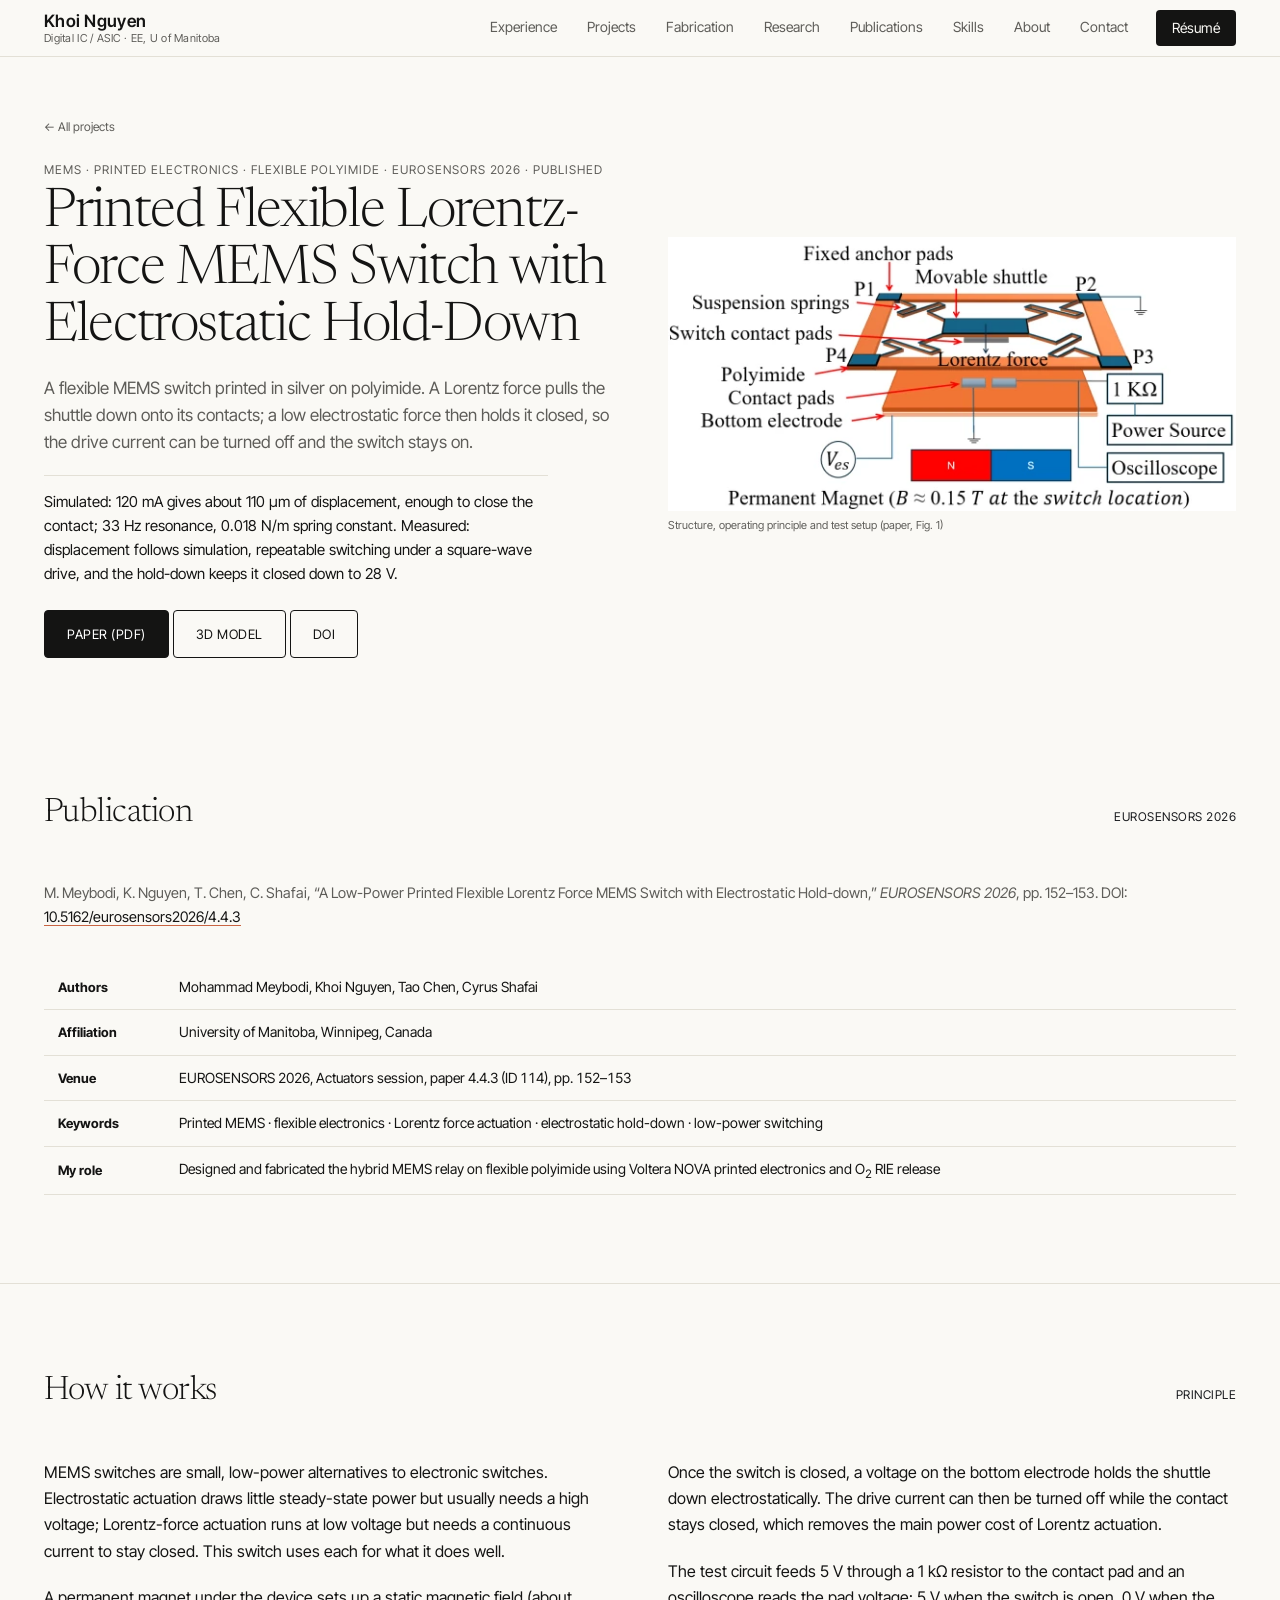
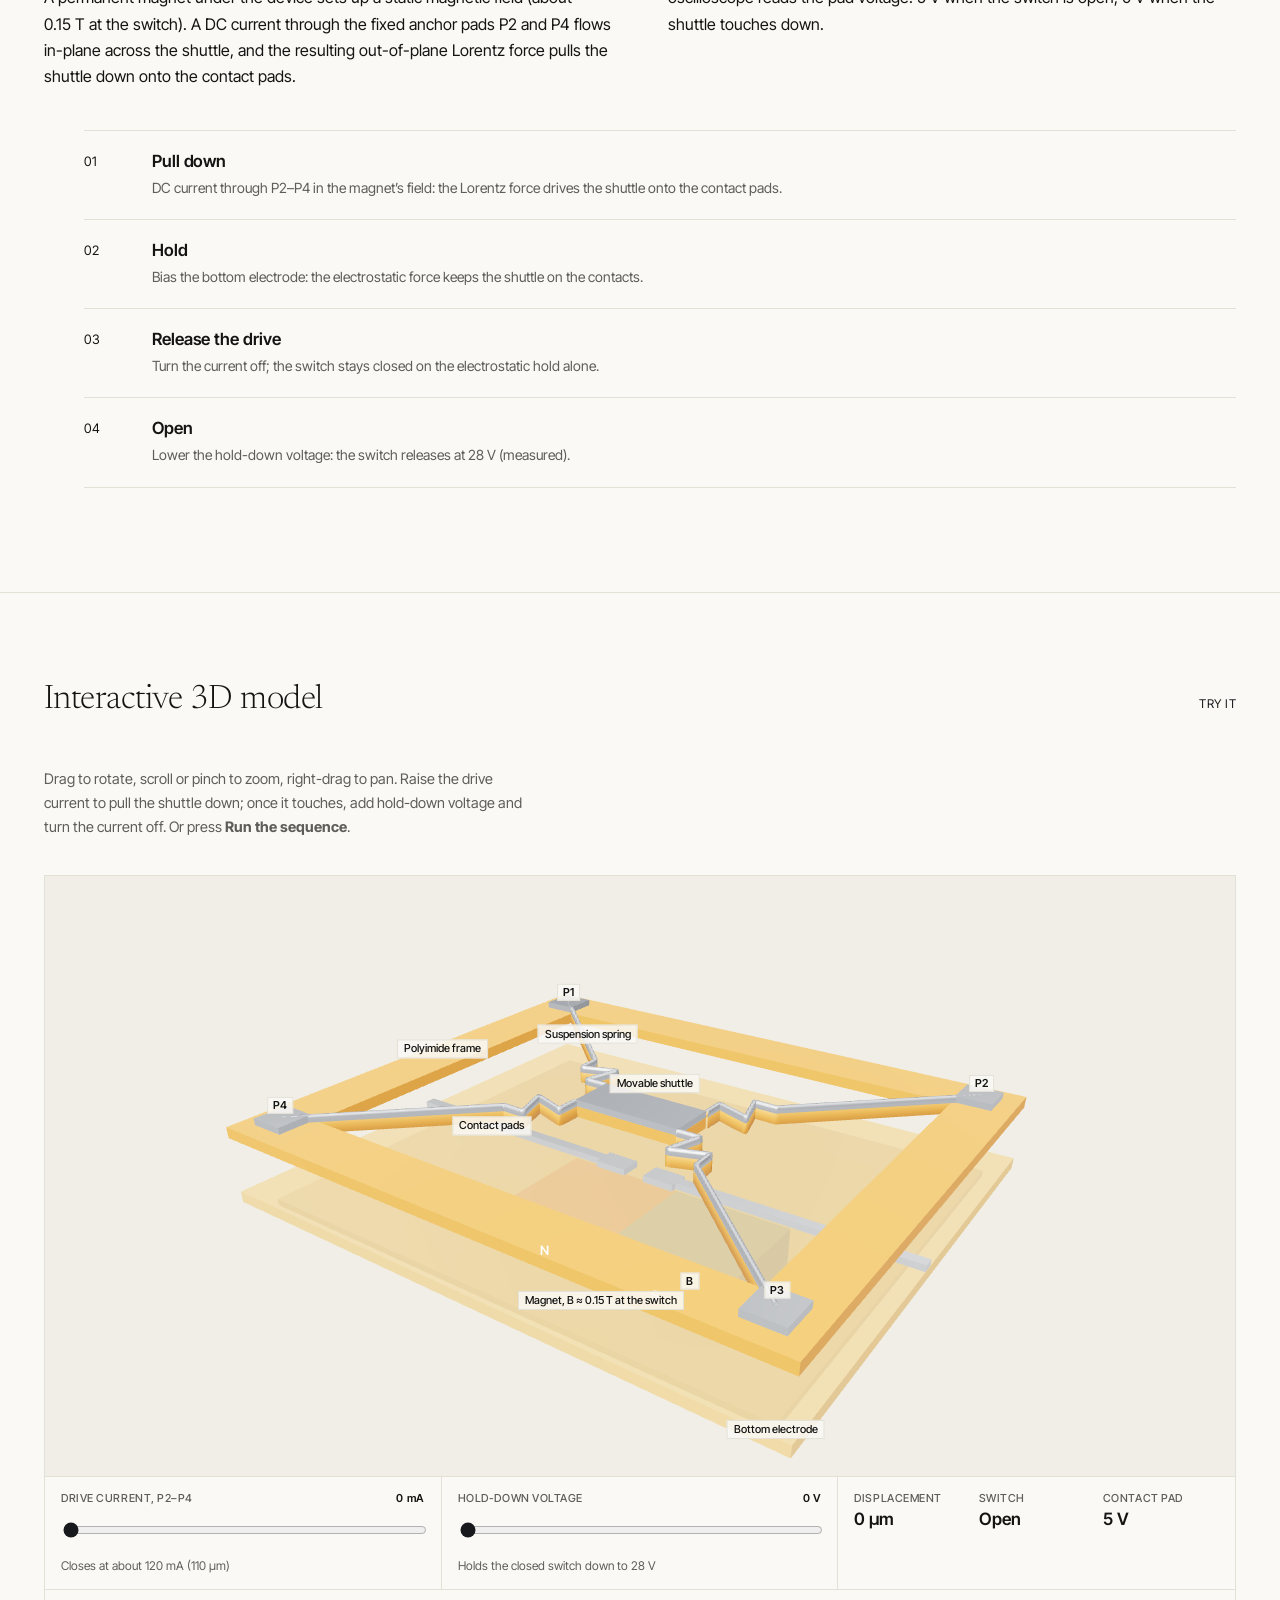
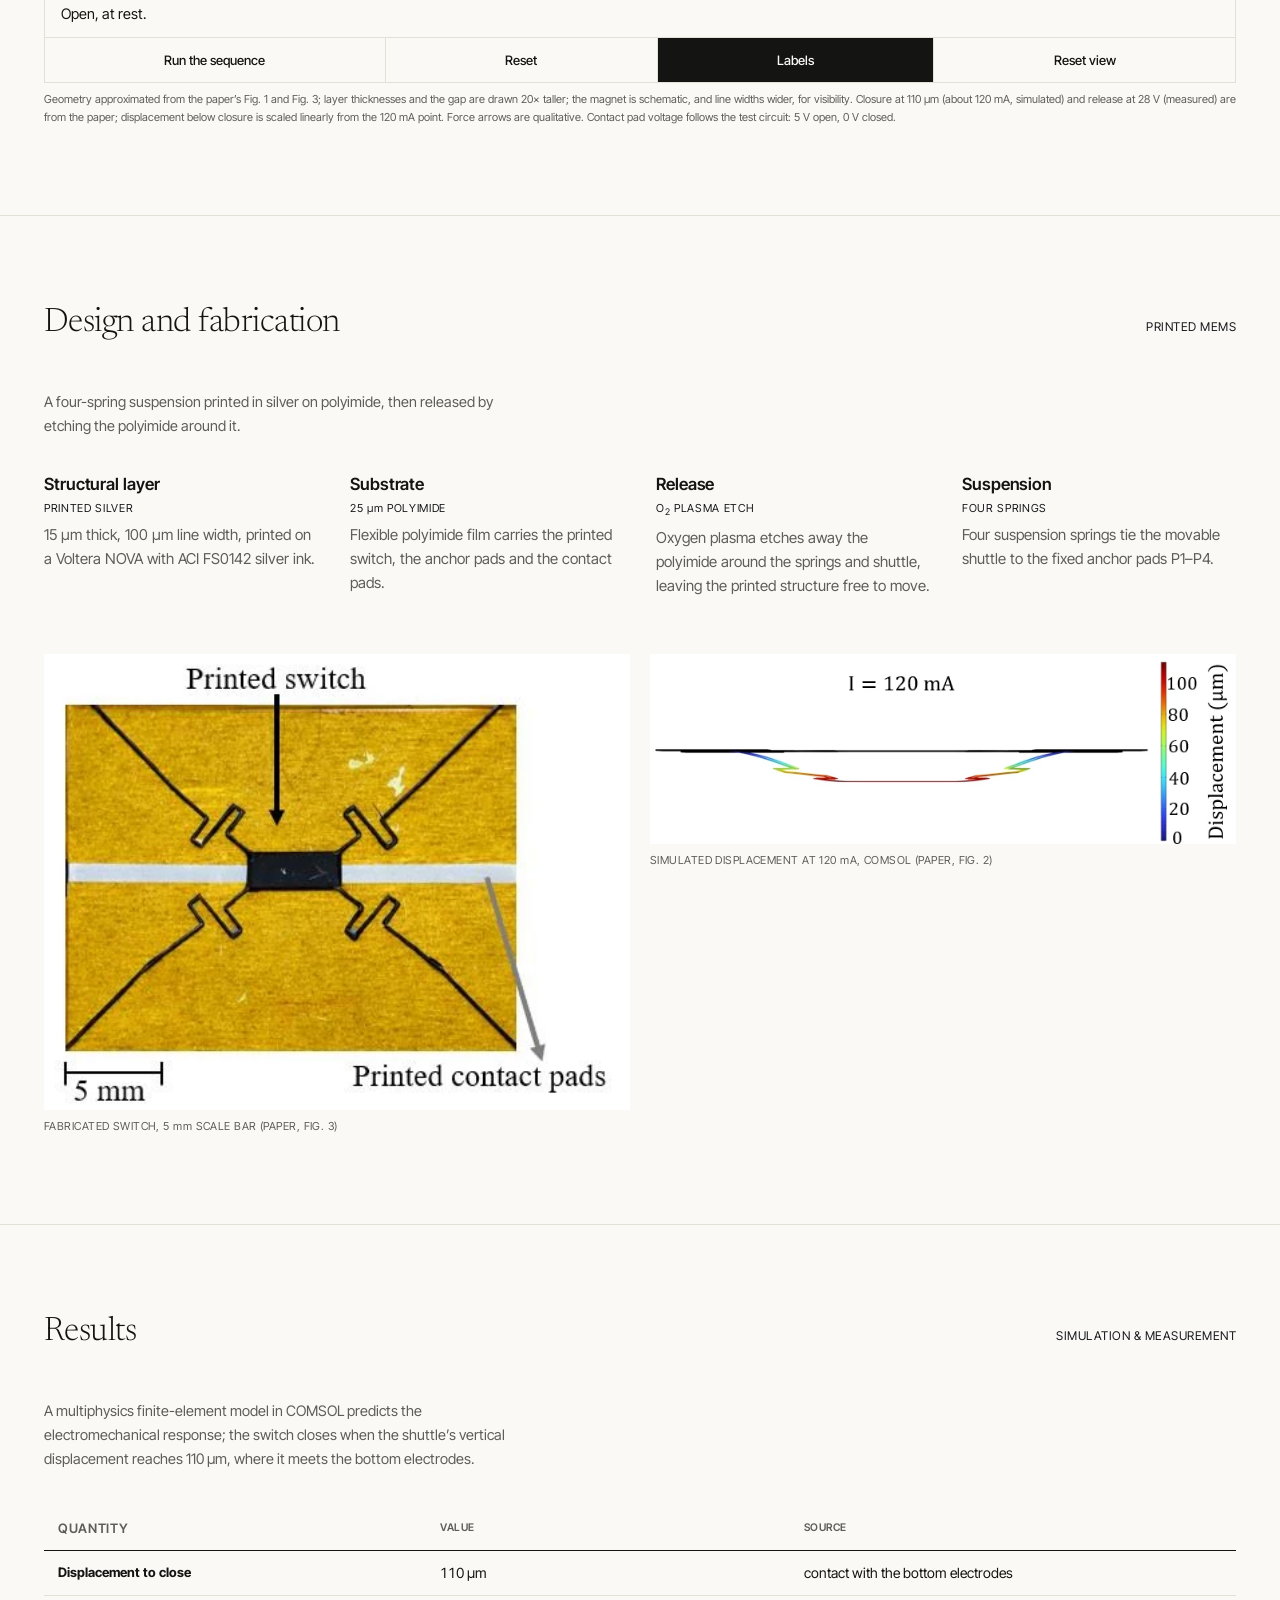
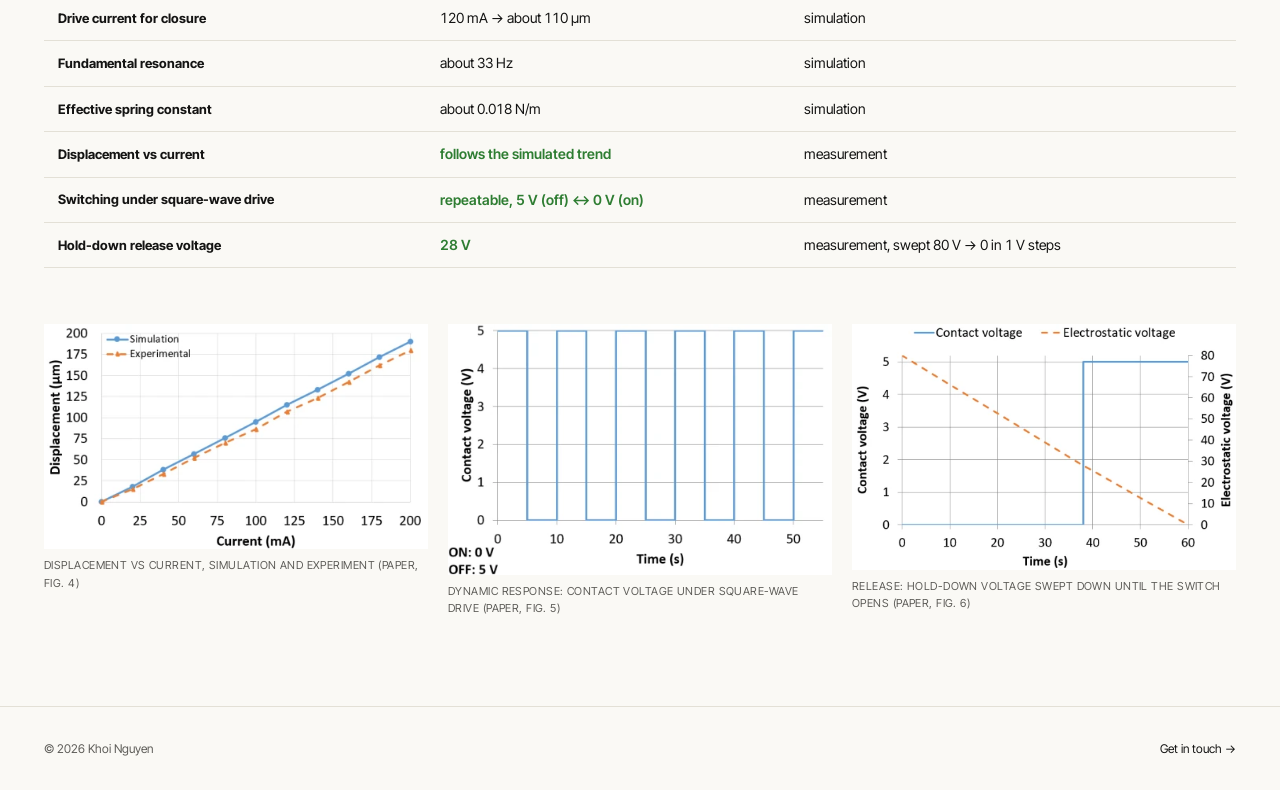
<file: projects/mems-switch.html>
<!doctype html>
<html lang="en">
<head>
<meta charset="utf-8" />
<title>Printed Flexible Lorentz-Force MEMS Switch with Electrostatic Hold-Down — Khoi Nguyen</title>
<meta name="description" content="A flexible printed MEMS switch on polyimide: Lorentz-force pull-down with a low electrostatic hold-down so the drive current can be switched off once closed. EUROSENSORS 2026." />
<meta name="viewport" content="width=device-width, initial-scale=1" />
<link rel="canonical" href="https://akln0401.github.io/portfolio/projects/mems-switch.html" />
<link rel="icon" type="image/svg+xml" href="../assets/favicon.svg" />
<link rel="icon" type="image/png" sizes="32x32" href="../assets/favicon-32.png" />
<link rel="apple-touch-icon" sizes="180x180" href="../assets/apple-touch-icon.png" />
<meta name="theme-color" content="#f4f2ed" />
<meta name="author" content="Khoi Nguyen" />
<meta property="og:type" content="website" />
<meta property="og:site_name" content="Khoi Nguyen — Engineering Portfolio" />
<meta property="og:title" content="Printed Flexible Lorentz-Force MEMS Switch with Electrostatic Hold-Down — Khoi Nguyen" />
<meta property="og:description" content="A flexible printed MEMS switch on polyimide: Lorentz-force pull-down with a low electrostatic hold-down so the drive current can be switched off once closed. EUROSENSORS 2026." />
<meta property="og:url" content="https://akln0401.github.io/portfolio/projects/mems-switch.html" />
<meta property="og:image" content="https://akln0401.github.io/portfolio/assets/og/mems.png?v=20261013" />
<meta property="og:image:width" content="1200" />
<meta property="og:image:height" content="630" />
<meta property="og:image:type" content="image/png" />
<meta property="og:image:alt" content="Structure and operating principle of the printed Lorentz-force MEMS switch" />
<meta property="og:locale" content="en_CA" />
<meta name="twitter:card" content="summary_large_image" />
<meta name="twitter:title" content="Printed Flexible Lorentz-Force MEMS Switch with Electrostatic Hold-Down — Khoi Nguyen" />
<meta name="twitter:description" content="A flexible printed MEMS switch on polyimide: Lorentz-force pull-down with a low electrostatic hold-down so the drive current can be switched off once closed. EUROSENSORS 2026." />
<meta name="twitter:image" content="https://akln0401.github.io/portfolio/assets/og/mems.png?v=20261013" />
<link rel="preconnect" href="https://fonts.googleapis.com" />
<link rel="preconnect" href="https://fonts.gstatic.com" crossorigin />
<link href="https://fonts.googleapis.com/css2?family=Newsreader:opsz,wght@6..72,300;6..72,400;6..72,500&family=Inter+Tight:wght@400;500;600&family=IBM+Plex+Mono:wght@400;600&display=swap" rel="stylesheet" />
<link rel="stylesheet" href="../css/style.css?v=20261125b" />
<style>
.a7 { --a7-text: #17191c;  }

.a7 h1 { margin: 6px 0 20px; font-size: clamp(2.1rem, 1.4rem + 3vw, 3.4rem); line-height: 1.04; letter-spacing: -0.025em; font-weight: 300; }
.a7 h2 { font-size: clamp(1.5rem, 1.2rem + 1.2vw, 2.1rem); line-height: 1.15; letter-spacing: -0.015em; font-weight: 300; }
.a7 h4 { font-size: 1.05rem; line-height: 1.3; font-weight: 600; margin: 0 0 4px; }
.a7 .prose p, .a7 .pd-lede { line-height: 1.65; }
.a7 .section-index { color: var(--a7-text); }
.a7-plate { margin: 0; align-self: center; }
.a7-plate svg, .a7-plate img { width: 100%; height: auto; display: block; }
.a7-plate figcaption { font-family: var(--font-mono); font-size: 11px; color: var(--muted); margin-top: 6px; }
.a7-facts { margin-top: 18px; padding-top: 14px; border-top: 1px solid var(--line); font-size: 15px; line-height: 1.6; color: var(--ink); max-width: 56ch; }
.a7-fig { border-top: 1px solid var(--line); border-bottom: 1px solid var(--line); padding: 20px 0; margin: 24px 0 8px; color: var(--ink); overflow-x: auto; -webkit-overflow-scrolling: touch; }
.a7-fig svg { width: 100%; min-width: 640px; height: auto; display:block; }
.a7-fig img { width: 100%; height: auto; display:block; }
.a7-fig:focus-visible { outline: 2px solid var(--a7-text); outline-offset: 2px; }
.a7-cap { font-family: var(--font-mono); font-size: 11px; color: var(--muted); letter-spacing: .04em; text-transform: uppercase; }
.a7-photos { display:grid; grid-template-columns: repeat(auto-fit, minmax(280px,1fr)); gap: 20px; }
.a7-photos .a7-fig { border: 0; padding: 0; background: #000; }
.a7-grid { display:grid; grid-template-columns: repeat(auto-fit, minmax(240px,1fr)); gap: 28px 32px; margin-top: 24px; }
.a7-card p { margin: 0; color: var(--muted); font-size: 15px; line-height: 1.6; }
.a7-pnr th, .a7-pnr td { text-align: left; }
.a7-pnr td.ok { color: #2e7d32; font-weight: 600; }
.a7-pnr td.num, .a7-pnr th.num { text-align: right; }
.a7-status { display:block; font-family: var(--font-mono); font-size: 11px; letter-spacing: .06em; text-transform: uppercase; color: var(--a7-text); margin-bottom: 6px; }
.a7-photos .a7-fig { background: #fff; }
.a7 .u { text-transform: none; }
.m3d { border: 1px solid var(--line); background: #f0eee6; }
.m3d-stage { position: relative; height: clamp(400px, 58vw, 600px); touch-action: none; }
.m3d-stage canvas { display: block; width: 100%; height: 100%; cursor: grab; }
.m3d-stage canvas:active { cursor: grabbing; }
.m3d-labels { position: absolute; inset: 0; pointer-events: none; overflow: hidden; }
.m3d-label { position: absolute; left: 0; top: 0; white-space: nowrap; font: 500 11px/1.2 var(--font-body); color: var(--ink); background: rgba(250,249,245,.86); padding: 2px 6px; border: 1px solid var(--line); }
.m3d-label.tag { font-family: var(--font-mono); font-weight: 600; padding: 1px 5px; }
.m3d-label.mag { background: transparent; border: 0; color: #fff; font-size: 13px; }
.m3d-label.force.l { color: #b35c00; }
.m3d-label.force.e { color: #2c63c8; }
.m3d-nogl .m3d-stage::after { content: "3D view needs WebGL, which this browser has turned off. The figure above shows the same structure."; position: absolute; inset: 0; display: grid; place-items: center; padding: 24px; text-align: center; font-size: 14px; color: var(--muted); }
.m3d-panel { display: grid; grid-template-columns: repeat(auto-fit, minmax(240px, 1fr)); gap: 0; border-top: 1px solid var(--line); background: var(--paper); }
.m3d-ctl { padding: 14px 16px; border-right: 1px solid var(--line); }
.m3d-ctl:last-child { border-right: 0; }
.m3d-ctl label { display: flex; justify-content: space-between; font: 500 11px/1.4 var(--font-mono); letter-spacing: .05em; text-transform: uppercase; color: var(--muted); margin-bottom: 8px; }
.m3d-ctl output { color: var(--ink); font-weight: 600; text-transform: none; }
.m3d-ctl input[type=range] { width: 100%; accent-color: #17191c; min-height: 28px; }
.m3d-ctl small { display: block; font-size: 12px; color: var(--muted); margin-top: 4px; }
.m3d-read { display: grid; grid-template-columns: repeat(3, 1fr); gap: 8px; }
.m3d-read div { font: 500 11px/1.4 var(--font-mono); letter-spacing: .05em; text-transform: uppercase; color: var(--muted); }
.m3d-read b { display: block; font: 600 17px/1.3 var(--font-body); letter-spacing: 0; text-transform: none; color: var(--ink); margin-top: 2px; }
#m3d-state[data-on="1"] { color: #2e7d32; }
.m3d-status { padding: 12px 16px; border-top: 1px solid var(--line); background: var(--paper); font-size: 14.5px; min-height: 3.2em; }
.m3d-status #m3d-step { display: block; font: 500 12px/1.4 var(--font-mono); color: #b35c00; }
.m3d-bar { display: flex; flex-wrap: wrap; border-top: 1px solid var(--line); }
.m3d-bar button { flex: 1 1 auto; min-height: 44px; padding: 10px 14px; font: 500 13px/1.2 var(--font-mono); background: var(--paper); color: var(--ink); border: 0; border-right: 1px solid var(--line); cursor: pointer; }
.m3d-bar button:last-child { border-right: 0; }
.m3d-bar button[aria-pressed="true"] { background: var(--ink); color: var(--paper); }
.m3d-bar button:focus-visible, .m3d-ctl input:focus-visible { outline: 2px solid var(--accent); outline-offset: -2px; }
.m3d-hint { font-family: var(--font-mono); font-size: 11px; color: var(--muted); margin: 8px 0 0; }
</style>
</head>
<body>
<a class="skip-link" href="#main">Skip to content</a>

<header class="site-header">
  <div class="wrap">
    <a class="logo" href="../index.html">
      <strong>Khoi Nguyen</strong>
      <span>Digital IC / ASIC · EE, U of Manitoba</span>
    </a>
    <nav aria-label="Primary">
      <ul class="nav-list" id="nav-list">
        <li><a href="../index.html#experience">Experience</a></li>
        <li><a href="../index.html#projects">Projects</a></li>
        <li><a href="../index.html#fabrication">Fabrication</a></li>
        <li><a href="../research.html">Research</a></li>
        <li><a href="../index.html#publications">Publications</a></li>
        <li><a href="../index.html#skills">Skills</a></li>
        <li><a href="../about.html">About</a></li>
        <li><a href="../index.html#contact">Contact</a></li>
        <li><a class="nav-cv" href="../assets/khoi-nguyen-cv.pdf">Résumé</a></li>
      </ul>
    </nav>
    <button class="nav-toggle" aria-label="Toggle navigation menu" aria-expanded="false" aria-controls="nav-list">
      <span class="nav-toggle-bars"><span></span><span></span><span></span></span>
    </button>
  </div>
</header>

<main id="main" class="a7">
  <section class="page-hero">
    <div class="wrap two-col">
      <div>
        <a class="breadcrumb" href="../index.html#projects">&larr; All projects</a>
        <p class="label">MEMS &middot; Printed electronics &middot; Flexible polyimide &middot; EUROSENSORS 2026 &middot; published</p>
        <h1>Printed Flexible Lorentz-Force MEMS Switch with Electrostatic Hold-Down</h1>
        <p class="dek">A flexible MEMS switch printed in silver on polyimide. A Lorentz force pulls the shuttle down onto its contacts; a low electrostatic force then holds it closed, so the drive current can be turned off and the switch stays on.</p>
        <p class="a7-facts">Simulated: 120&nbsp;mA gives about 110&nbsp;µm of displacement, enough to close the contact; 33&nbsp;Hz resonance, 0.018&nbsp;N/m spring constant. Measured: displacement follows simulation, repeatable switching under a square-wave drive, and the hold-down keeps it closed down to 28&nbsp;V.</p>
        <p style="margin-top:24px;"><a class="btn btn-primary" href="../assets/papers/meybodi-eurosensors2026-lorentz-mems-switch.pdf">Paper (PDF)</a> <a class="btn" href="#model3d">3D model</a> <a class="btn" href="https://doi.org/10.5162/eurosensors2026/4.4.3">DOI</a></p>
      </div>
      <figure class="a7-plate"><img src="../assets/mems/fig1-principle.webp" alt="Switch structure: polyimide frame with four suspension springs holding a movable shuttle between fixed anchor pads P1 to P4, contact pads and a bottom electrode below, a permanent magnet underneath, and the test circuit with a 1 kilo-ohm resistor, power source and oscilloscope." width="590" height="285"><figcaption>Structure, operating principle and test setup (paper, Fig.&nbsp;1)</figcaption></figure>
    </div>
  </section>

  <section class="section" id="publication" style="border-top:none;">
    <div class="wrap">
      <div class="section-head"><h2>Publication</h2><span class="section-index">EUROSENSORS 2026</span></div>
      <p class="pd-lede" style="max-width:none;">M. Meybodi, K. Nguyen, T. Chen, C. Shafai, &ldquo;A Low-Power Printed Flexible Lorentz Force MEMS Switch with Electrostatic Hold-down,&rdquo; <i>EUROSENSORS 2026</i>, pp.&nbsp;152&ndash;153. DOI: <a href="https://doi.org/10.5162/eurosensors2026/4.4.3">10.5162/eurosensors2026/4.4.3</a></p>
      <div class="table-scroll"><table class="data-table a7-pnr">
        <tbody>
          <tr><th>Authors</th><td>Mohammad Meybodi, Khoi Nguyen, Tao Chen, Cyrus Shafai</td></tr>
          <tr><th>Affiliation</th><td>University of Manitoba, Winnipeg, Canada</td></tr>
          <tr><th>Venue</th><td>EUROSENSORS 2026, Actuators session, paper 4.4.3 (ID 114), pp.&nbsp;152&ndash;153</td></tr>
          <tr><th>Keywords</th><td>Printed MEMS &middot; flexible electronics &middot; Lorentz force actuation &middot; electrostatic hold-down &middot; low-power switching</td></tr>
          <tr><th>My role</th><td>Designed and fabricated the hybrid MEMS relay on flexible polyimide using Voltera NOVA printed electronics and O<sub>2</sub> RIE release</td></tr>
        </tbody>
      </table></div>
    </div>
  </section>

  <section class="section" id="principle">
    <div class="wrap">
      <div class="section-head"><h2>How it works</h2><span class="section-index">PRINCIPLE</span></div>
      <div class="two-col">
        <div class="prose">
          <p>MEMS switches are small, low-power alternatives to electronic switches. Electrostatic actuation draws little steady-state power but usually needs a high voltage; Lorentz-force actuation runs at low voltage but needs a continuous current to stay closed. This switch uses each for what it does well.</p>
          <p>A permanent magnet under the device sets up a static magnetic field (about 0.15&nbsp;T at the switch). A DC current through the fixed anchor pads P2 and P4 flows in-plane across the shuttle, and the resulting out-of-plane Lorentz force pulls the shuttle down onto the contact pads.</p>
        </div>
        <div class="prose">
          <p>Once the switch is closed, a voltage on the bottom electrode holds the shuttle down electrostatically. The drive current can then be turned off while the contact stays closed, which removes the main power cost of Lorentz actuation.</p>
          <p>The test circuit feeds 5&nbsp;V through a 1&nbsp;k&Omega; resistor to the contact pad and an oscilloscope reads the pad voltage: 5&nbsp;V when the switch is open, 0&nbsp;V when the shuttle touches down.</p>
        </div>
      </div>
      <ol class="process-list" style="margin-top:40px;">
        <li><div><h4>Pull down</h4><p>DC current through P2&ndash;P4 in the magnet&rsquo;s field: the Lorentz force drives the shuttle onto the contact pads.</p></div></li>
        <li><div><h4>Hold</h4><p>Bias the bottom electrode: the electrostatic force keeps the shuttle on the contacts.</p></div></li>
        <li><div><h4>Release the drive</h4><p>Turn the current off; the switch stays closed on the electrostatic hold alone.</p></div></li>
        <li><div><h4>Open</h4><p>Lower the hold-down voltage: the switch releases at 28&nbsp;V (measured).</p></div></li>
      </ol>
    </div>
  </section>

  <section class="section" id="model3d">
    <div class="wrap">
      <div class="section-head"><h2>Interactive 3D model</h2><span class="section-index">TRY IT</span></div>
      <p class="pd-lede">Drag to rotate, scroll or pinch to zoom, right-drag to pan. Raise the drive current to pull the shuttle down; once it touches, add hold-down voltage and turn the current off. Or press <b>Run the sequence</b>.</p>
      <div class="m3d" id="mems3d">
        <div class="m3d-stage" role="img" aria-label="Interactive 3D model of the printed MEMS switch: polyimide frame with four suspension springs holding a movable shuttle over contact pads, a bottom electrode and a permanent magnet below.">
          <div class="m3d-labels"></div>
        </div>
        <div class="m3d-panel">
          <div class="m3d-ctl">
            <label for="m3d-I">Drive current, P2&ndash;P4 <output id="m3d-I-out">0 mA</output></label>
            <input id="m3d-I" type="range" min="0" max="200" step="1" value="0">
            <small>Closes at about 120&nbsp;mA (110&nbsp;µm)</small>
          </div>
          <div class="m3d-ctl">
            <label for="m3d-V">Hold-down voltage <output id="m3d-V-out">0 V</output></label>
            <input id="m3d-V" type="range" min="0" max="80" step="1" value="0">
            <small>Holds the closed switch down to 28&nbsp;V</small>
          </div>
          <div class="m3d-ctl m3d-read" aria-live="polite">
            <div>Displacement<b id="m3d-d">0 µm</b></div>
            <div>Switch<b id="m3d-state" data-on="0">Open</b></div>
            <div>Contact pad<b id="m3d-vc">5 V</b></div>
          </div>
        </div>
        <p class="m3d-status"><span id="m3d-step"></span><span id="m3d-mode">Open, at rest.</span></p>
        <div class="m3d-bar">
          <button type="button" id="m3d-run" aria-pressed="false">Run the sequence</button>
          <button type="button" id="m3d-reset">Reset</button>
          <button type="button" id="m3d-labels-btn" aria-pressed="true">Labels</button>
          <button type="button" id="m3d-view">Reset view</button>
        </div>
      </div>
      <p class="m3d-hint">Geometry approximated from the paper&rsquo;s Fig.&nbsp;1 and Fig.&nbsp;3; layer thicknesses and the gap are drawn 20&times; taller; the magnet is schematic, and line widths wider, for visibility. Closure at 110&nbsp;µm (about 120&nbsp;mA, simulated) and release at 28&nbsp;V (measured) are from the paper; displacement below closure is scaled linearly from the 120&nbsp;mA point. Force arrows are qualitative. Contact pad voltage follows the test circuit: 5&nbsp;V open, 0&nbsp;V closed.</p>
    </div>
  </section>

  <section class="section" id="fabrication">
    <div class="wrap">
      <div class="section-head"><h2>Design and fabrication</h2><span class="section-index">PRINTED MEMS</span></div>
      <p class="pd-lede">A four-spring suspension printed in silver on polyimide, then released by etching the polyimide around it.</p>
      <div class="a7-grid">
        <div class="a7-card"><h4>Structural layer</h4><span class="a7-status">printed silver</span><p>15&nbsp;µm thick, 100&nbsp;µm line width, printed on a Voltera NOVA with ACI FS0142 silver ink.</p></div>
        <div class="a7-card"><h4>Substrate</h4><span class="a7-status"><span class="u">25&nbsp;µm</span> polyimide</span><p>Flexible polyimide film carries the printed switch, the anchor pads and the contact pads.</p></div>
        <div class="a7-card"><h4>Release</h4><span class="a7-status">O<sub>2</sub> plasma etch</span><p>Oxygen plasma etches away the polyimide around the springs and shuttle, leaving the printed structure free to move.</p></div>
        <div class="a7-card"><h4>Suspension</h4><span class="a7-status">four springs</span><p>Four suspension springs tie the movable shuttle to the fixed anchor pads P1&ndash;P4.</p></div>
      </div>
      <div class="a7-photos" style="margin-top:32px;">
        <div>
          <figure class="a7-fig"><img src="../assets/mems/fig3-fabricated.webp" alt="Photograph of the fabricated printed switch on polyimide, with the printed switch at the centre and printed contact pads; 5 mm scale bar." width="438" height="341" loading="lazy" decoding="async"></figure>
          <p class="a7-cap">Fabricated switch, <span class="u">5&nbsp;mm</span> scale bar (paper, Fig.&nbsp;3)</p>
        </div>
        <div>
          <figure class="a7-fig"><img src="../assets/mems/fig2-simulation.webp" alt="COMSOL displacement plot of the switch cross-section at I = 120 mA, colour scale 0 to 100 micrometres, largest at the shuttle." width="707" height="230" loading="lazy" decoding="async"></figure>
          <p class="a7-cap">Simulated displacement at <span class="u">120&nbsp;mA</span>, COMSOL (paper, Fig.&nbsp;2)</p>
        </div>
      </div>
    </div>
  </section>

  <section class="section" id="results">
    <div class="wrap">
      <div class="section-head"><h2>Results</h2><span class="section-index">SIMULATION &amp; MEASUREMENT</span></div>
      <p class="pd-lede">A multiphysics finite-element model in COMSOL predicts the electromechanical response; the switch closes when the shuttle&rsquo;s vertical displacement reaches 110&nbsp;µm, where it meets the bottom electrodes.</p>
      <div class="table-scroll"><table class="data-table a7-pnr">
        <thead><tr><th>Quantity</th><th>Value</th><th>Source</th></tr></thead>
        <tbody>
          <tr><th>Displacement to close</th><td>110&nbsp;µm</td><td>contact with the bottom electrodes</td></tr>
          <tr><th>Drive current for closure</th><td>120&nbsp;mA &rarr; about 110&nbsp;µm</td><td>simulation</td></tr>
          <tr><th>Fundamental resonance</th><td>about 33&nbsp;Hz</td><td>simulation</td></tr>
          <tr><th>Effective spring constant</th><td>about 0.018&nbsp;N/m</td><td>simulation</td></tr>
          <tr><th>Displacement vs current</th><td class="ok">follows the simulated trend</td><td>measurement</td></tr>
          <tr><th>Switching under square-wave drive</th><td class="ok">repeatable, 5&nbsp;V (off) &harr; 0&nbsp;V (on)</td><td>measurement</td></tr>
          <tr><th>Hold-down release voltage</th><td class="ok">28&nbsp;V</td><td>measurement, swept 80&nbsp;V &rarr; 0 in 1&nbsp;V steps</td></tr>
        </tbody>
      </table></div>
      <div class="a7-photos" style="margin-top:32px;">
        <div>
          <figure class="a7-fig"><img src="../assets/mems/fig4-displacement.webp" alt="Line chart of displacement in micrometres versus current from 0 to 200 mA; simulation and experiment both rise roughly linearly to about 175 to 190 micrometres, with experiment slightly below simulation." width="489" height="286" loading="lazy" decoding="async"></figure>
          <p class="a7-cap">Displacement vs current, simulation and experiment (paper, Fig.&nbsp;4)</p>
        </div>
        <div>
          <figure class="a7-fig"><img src="../assets/mems/fig5-dynamic.webp" alt="Contact voltage over 50 seconds switching repeatedly between 5 V (off) and 0 V (on) under square-wave excitation." width="477" height="311" loading="lazy" decoding="async"></figure>
          <p class="a7-cap">Dynamic response: contact voltage under square-wave drive (paper, Fig.&nbsp;5)</p>
        </div>
        <div>
          <figure class="a7-fig"><img src="../assets/mems/fig6-release.webp" alt="Contact voltage stays at 0 V while the electrostatic voltage ramps down from 80 V, then jumps to 5 V when the switch releases." width="542" height="346" loading="lazy" decoding="async"></figure>
          <p class="a7-cap">Release: hold-down voltage swept down until the switch opens (paper, Fig.&nbsp;6)</p>
        </div>
      </div>
    </div>
  </section>

</main>

<footer class="site-footer">
  <div class="wrap">
    <span>&copy; <span data-year>2026</span> Khoi Nguyen</span>
    <span><a href="../index.html#contact" style="text-decoration:none;">Get in touch &rarr;</a></span>
  </div>
</footer>

<script src="../js/main.js"></script>
<script type="importmap">{"imports":{"three":"../assets/vendor/three/three.module.min.js","three/addons/":"../assets/vendor/three/addons/"}}</script>
<script type="module" src="../assets/mems/mems-3d.js"></script>
</body>
</html>
</file>
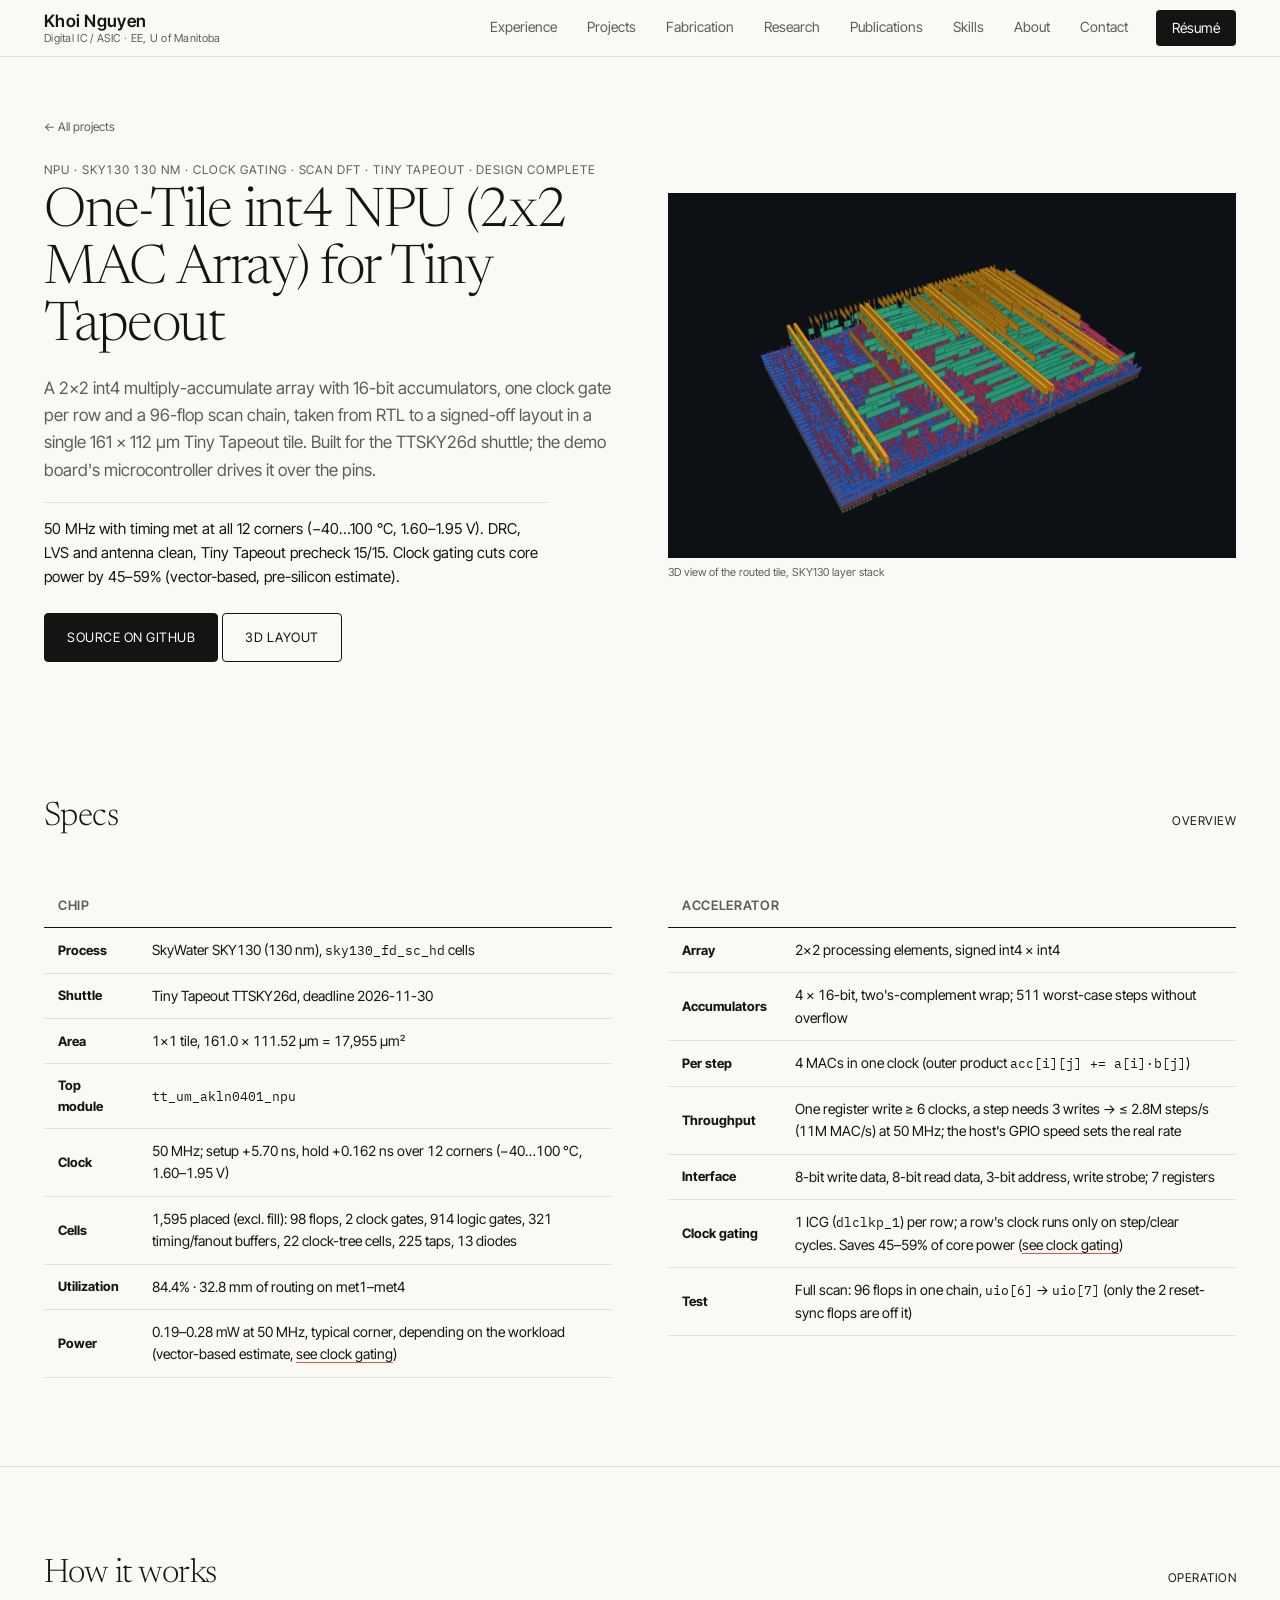
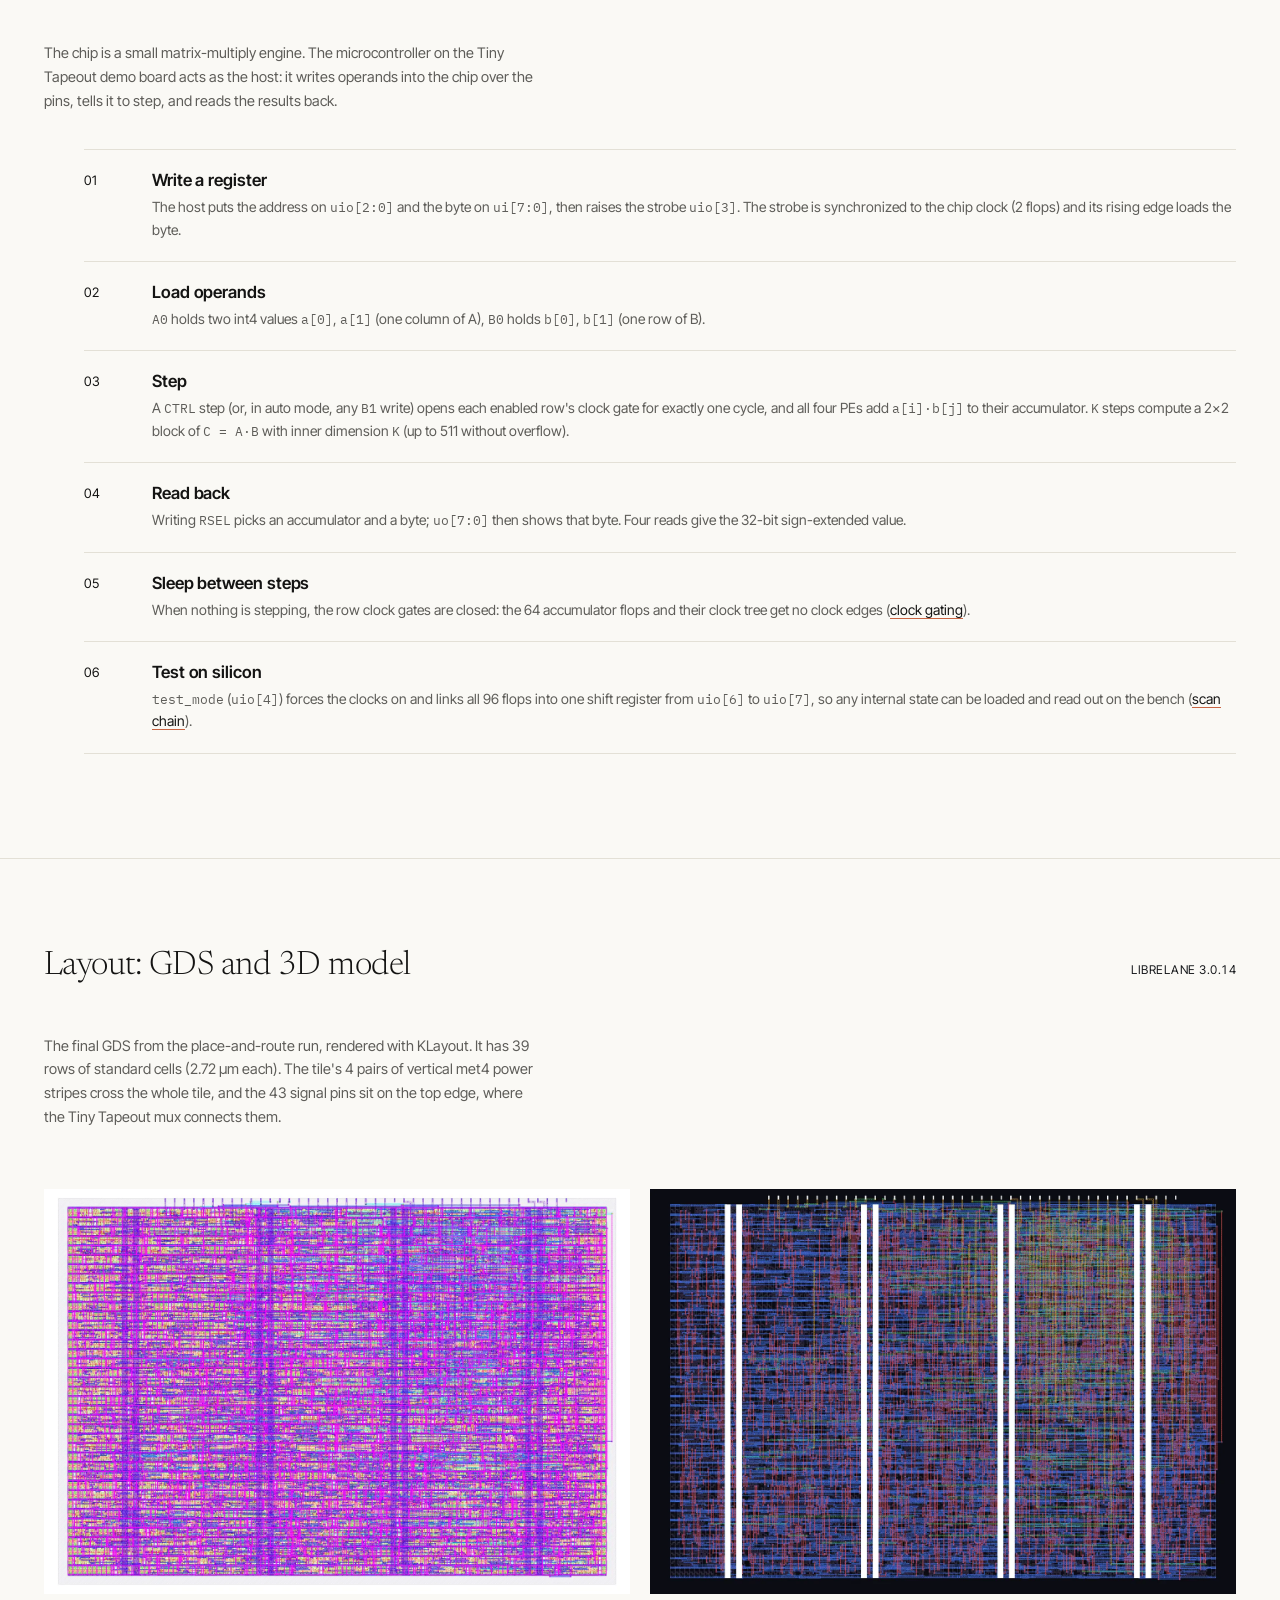
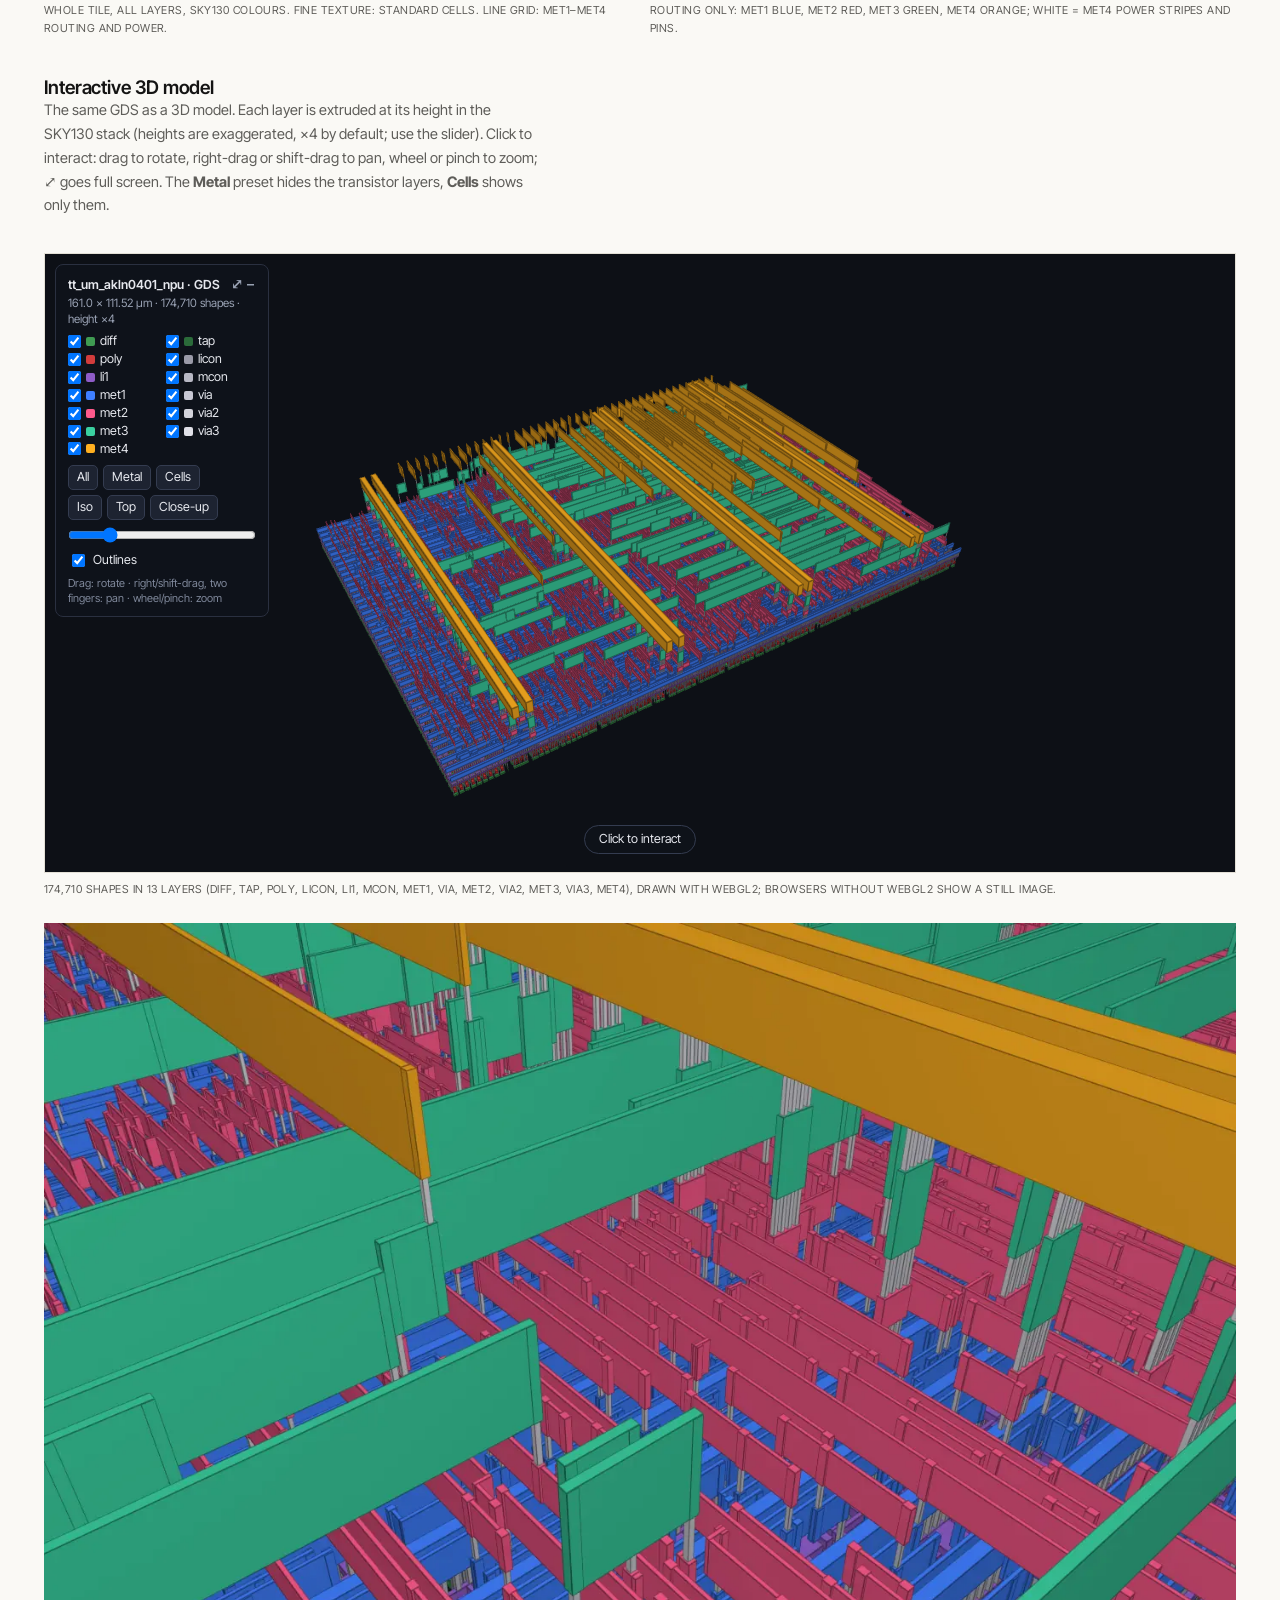
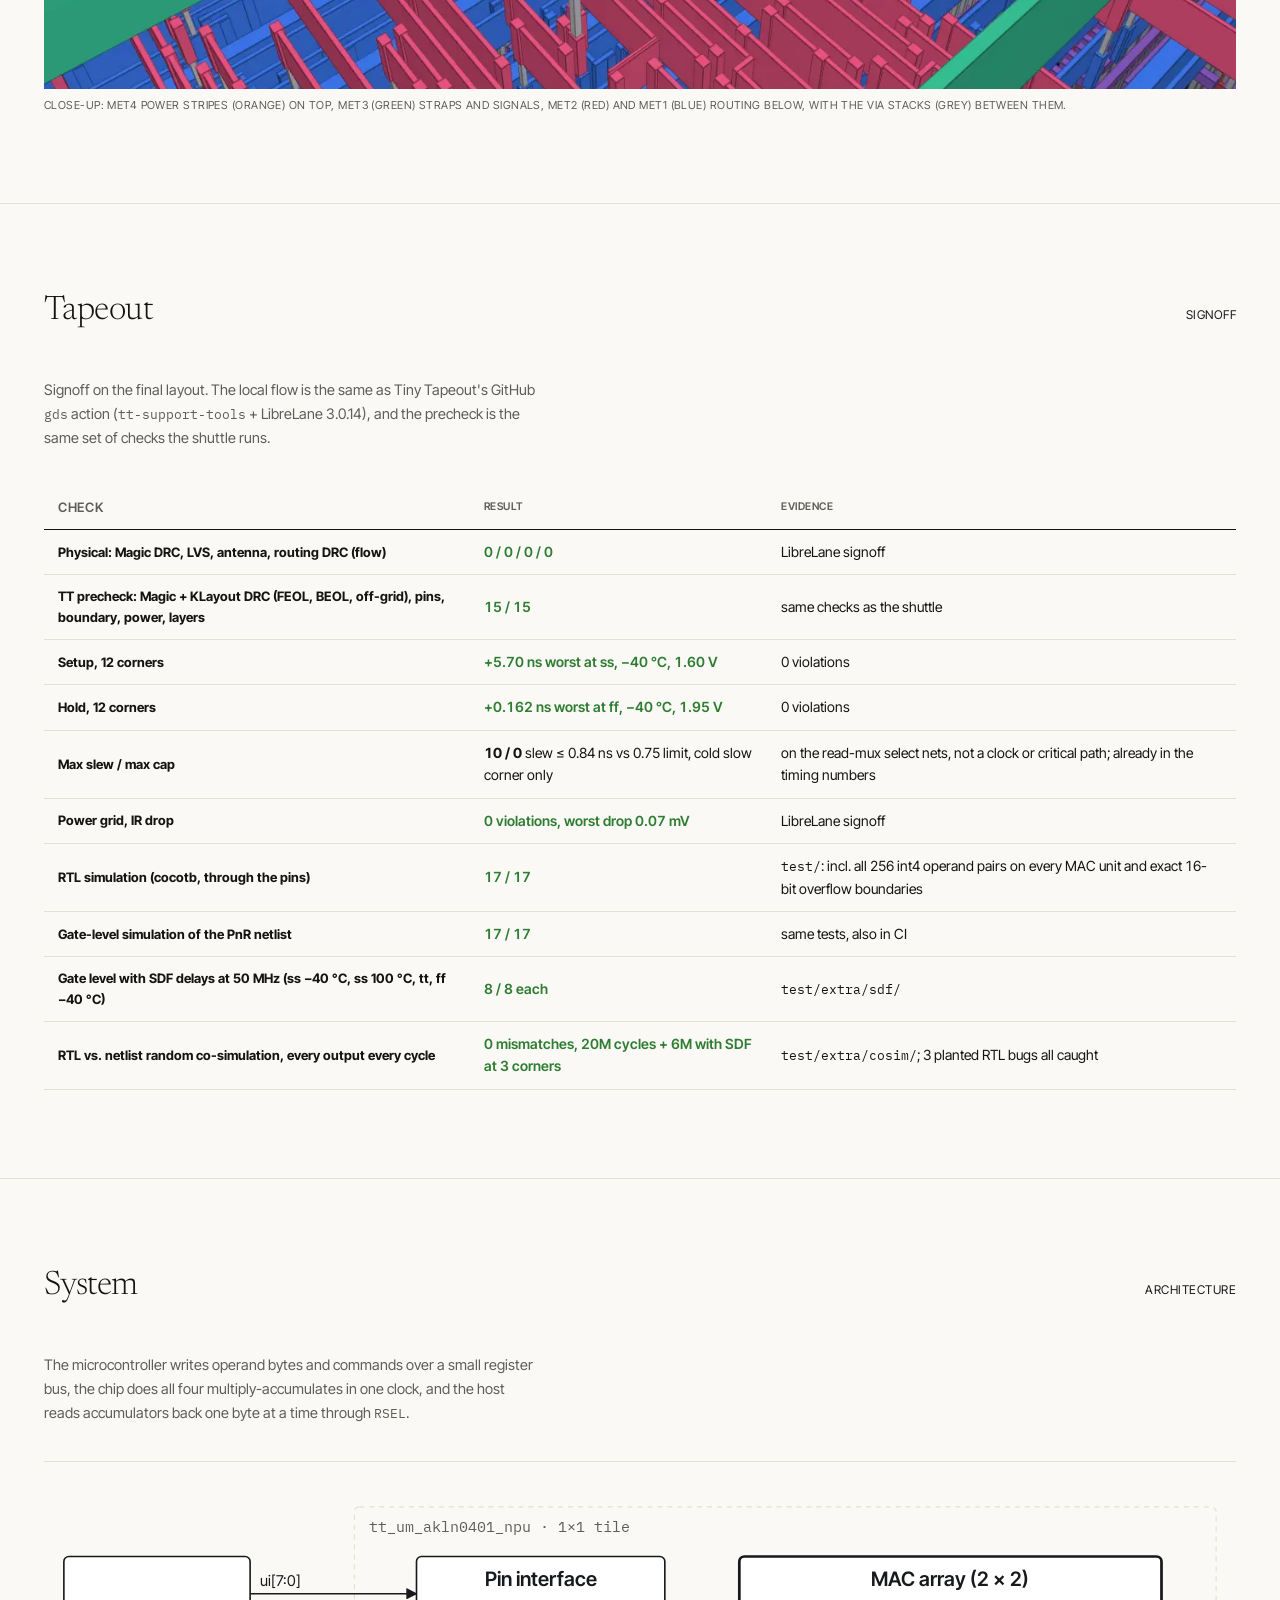
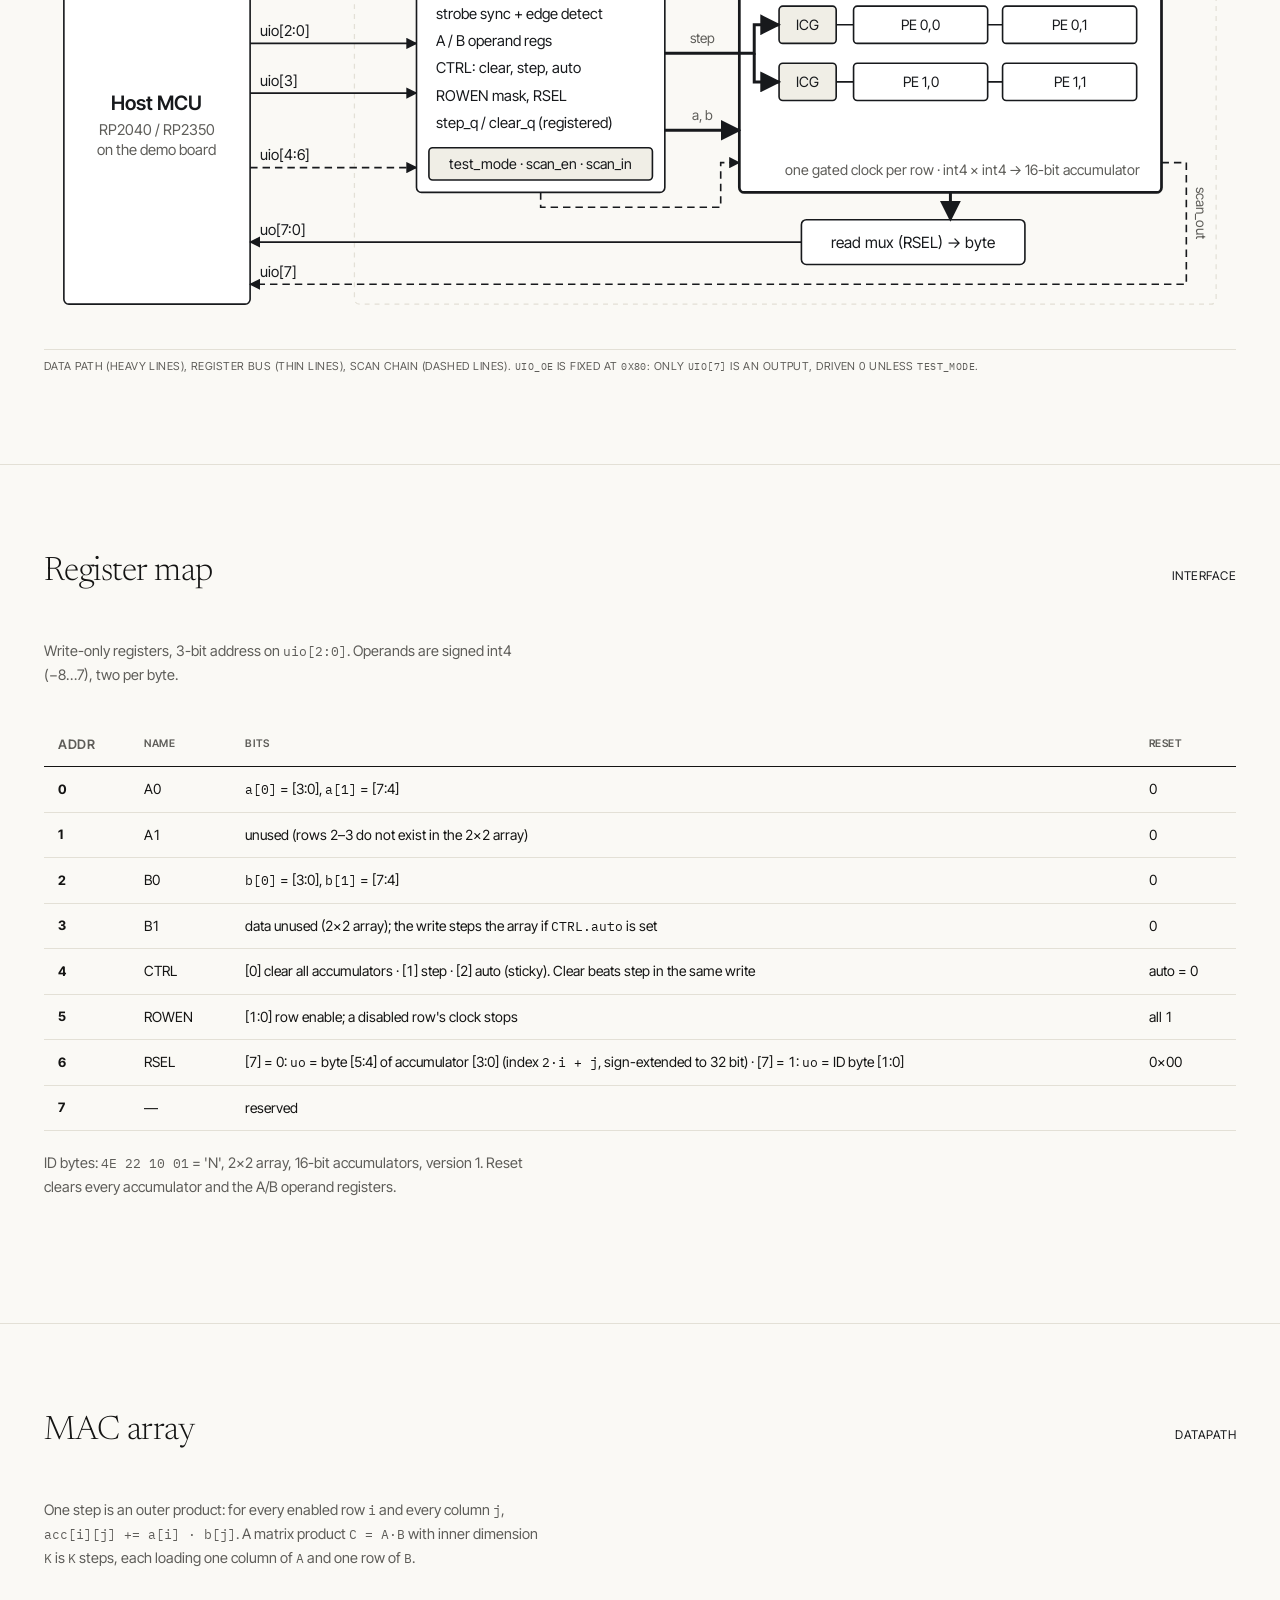
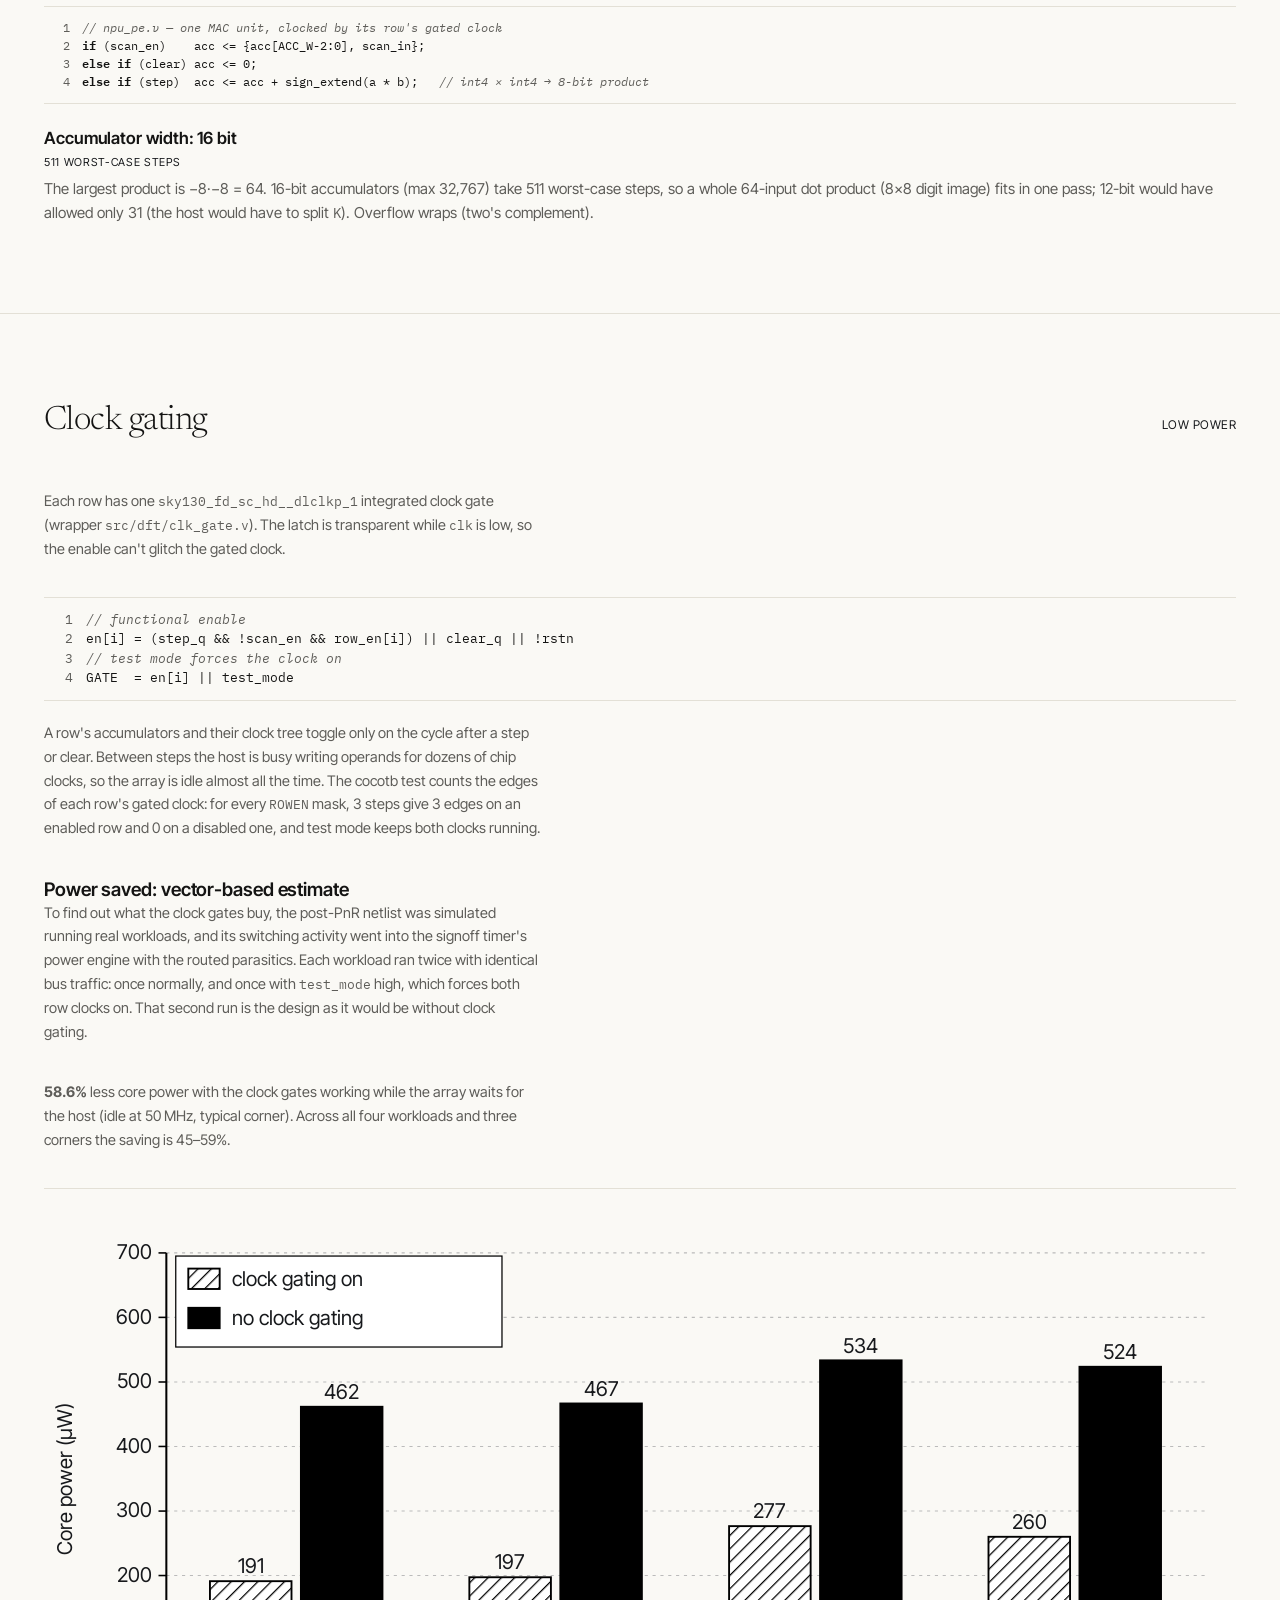
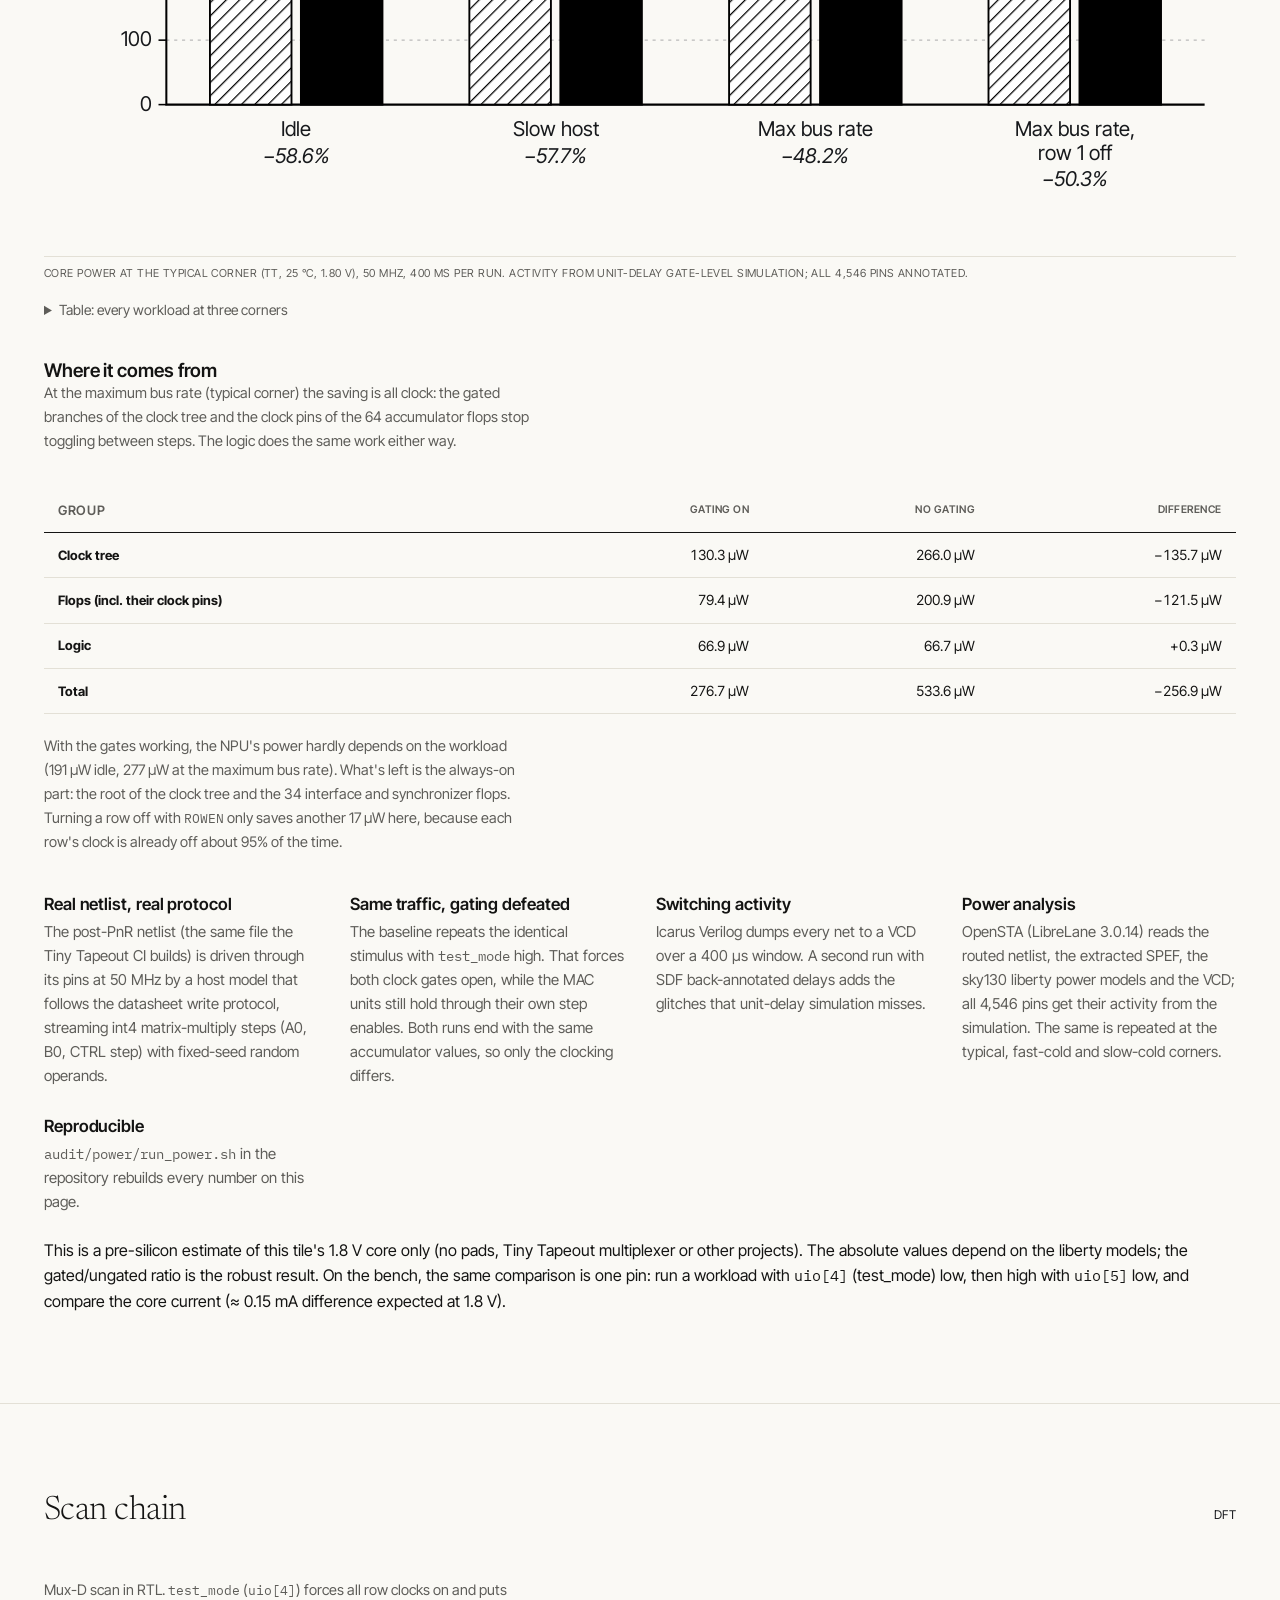
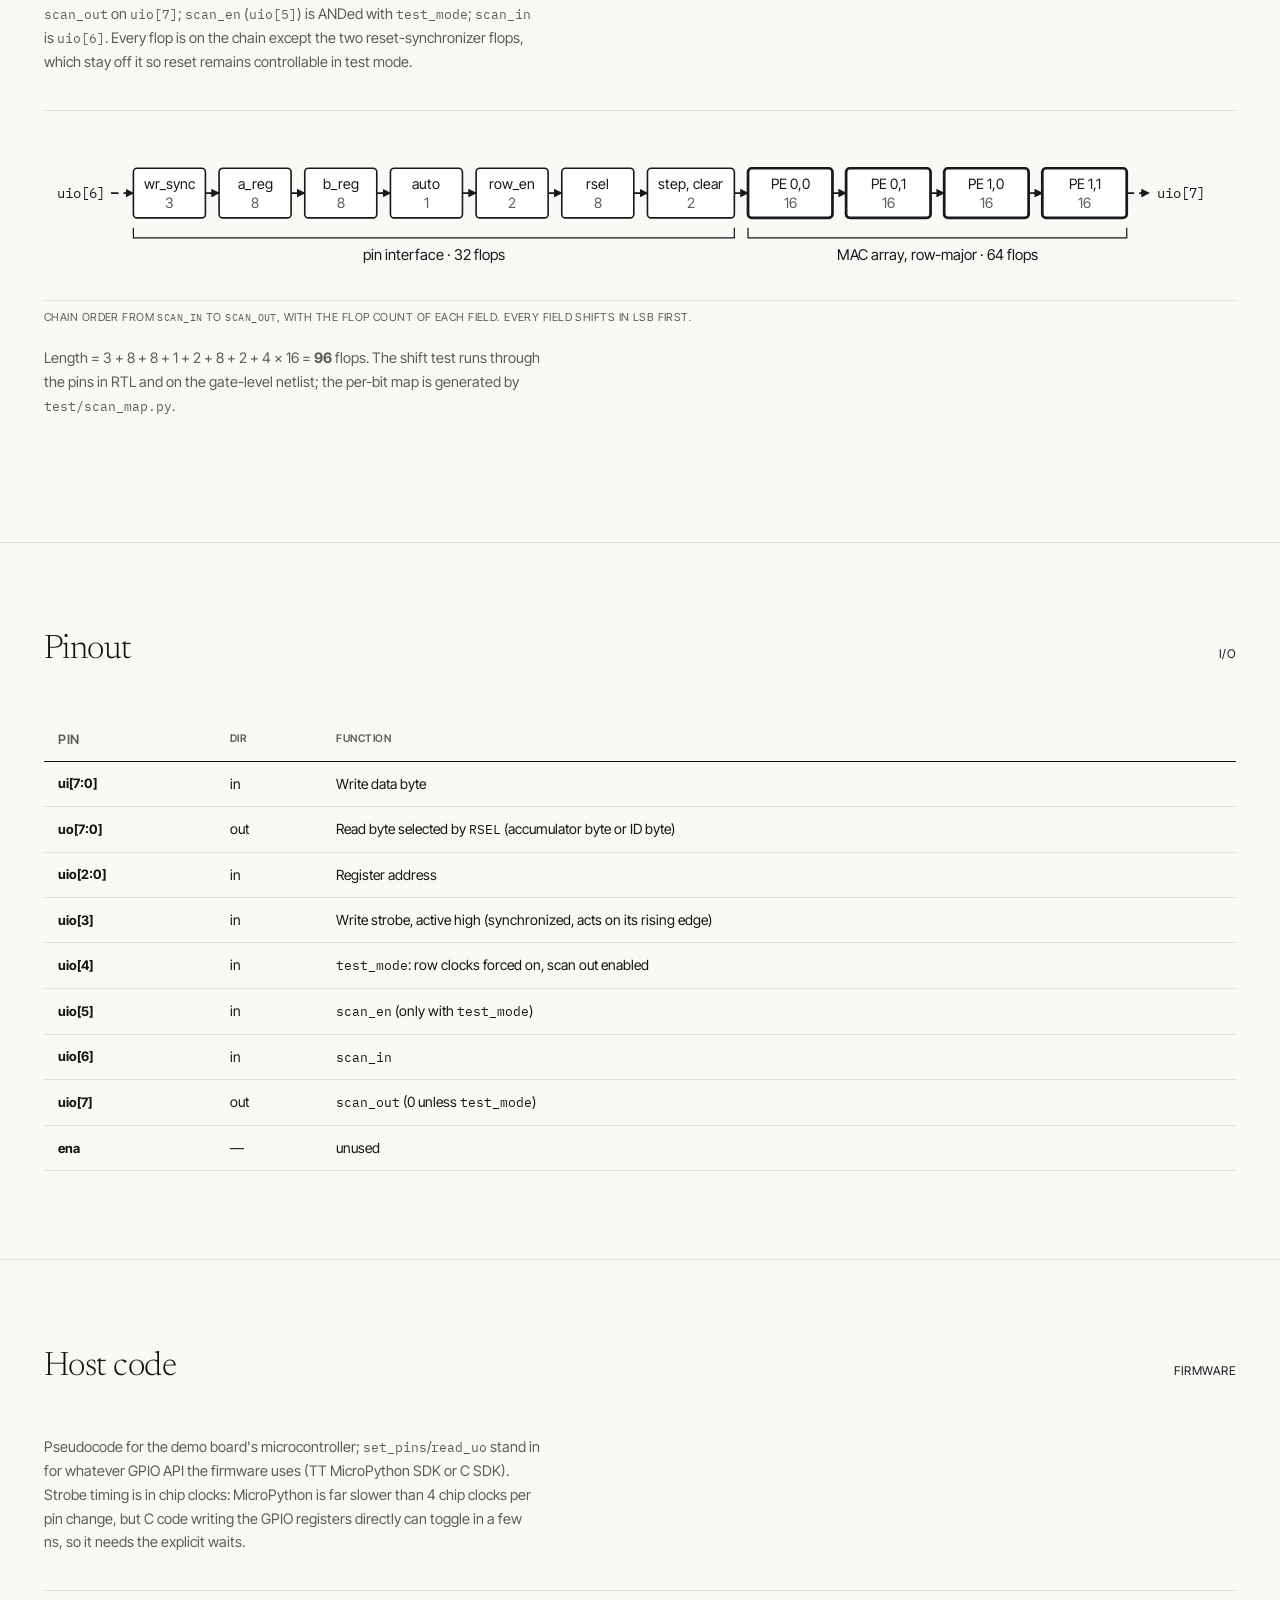
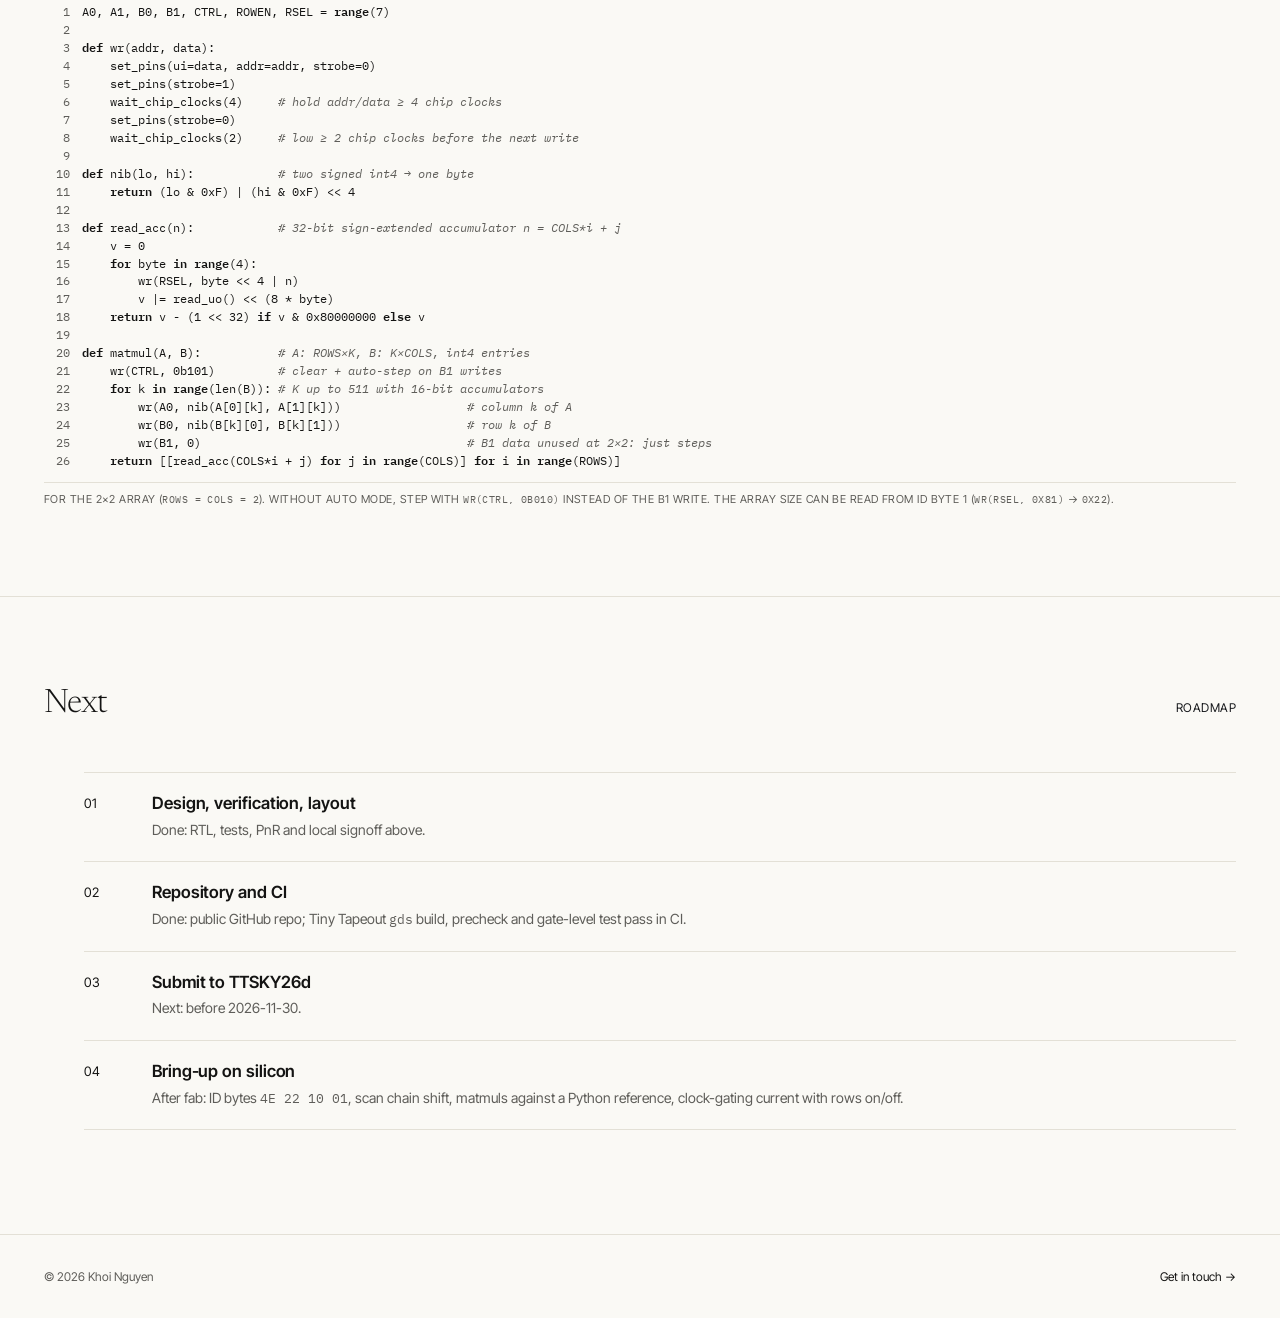
<file: projects/npu-tapeout.html>
<!doctype html>
<html lang="en">
<head>
<meta charset="utf-8" />
<title>One-Tile int4 NPU (2x2 MAC Array) for Tiny Tapeout — Khoi Nguyen</title>
<meta name="description" content="A 2×2 int4 MAC-array accelerator with per-row clock gating and full scan, taken from RTL to a signed-off SkyWater SKY130 layout in one Tiny Tapeout tile." />
<meta name="viewport" content="width=device-width, initial-scale=1" />
<link rel="canonical" href="https://akln0401.github.io/portfolio/projects/npu-tapeout.html" />
<link rel="icon" type="image/svg+xml" href="../assets/favicon.svg" />
<link rel="icon" type="image/png" sizes="32x32" href="../assets/favicon-32.png" />
<link rel="apple-touch-icon" sizes="180x180" href="../assets/apple-touch-icon.png" />
<meta name="theme-color" content="#f4f2ed" />
<meta name="author" content="Khoi Nguyen" />
<meta property="og:type" content="website" />
<meta property="og:site_name" content="Khoi Nguyen — Engineering Portfolio" />
<meta property="og:title" content="One-Tile int4 NPU (2x2 MAC Array) for Tiny Tapeout — Khoi Nguyen" />
<meta property="og:description" content="A 2×2 int4 MAC-array accelerator with per-row clock gating and full scan, taken from RTL to a signed-off SkyWater SKY130 layout in one Tiny Tapeout tile." />
<meta property="og:url" content="https://akln0401.github.io/portfolio/projects/npu-tapeout.html" />
<meta property="og:image" content="https://akln0401.github.io/portfolio/assets/og/npu.png?v=20261011" />
<meta property="og:image:width" content="1200" />
<meta property="og:image:height" content="630" />
<meta property="og:image:type" content="image/png" />
<meta property="og:image:alt" content="Layout of the one-tile int4 NPU in SkyWater SKY130" />
<meta property="og:locale" content="en_CA" />
<meta name="twitter:card" content="summary_large_image" />
<meta name="twitter:title" content="One-Tile int4 NPU (2x2 MAC Array) for Tiny Tapeout — Khoi Nguyen" />
<meta name="twitter:description" content="A 2×2 int4 MAC-array accelerator with per-row clock gating and full scan, taken from RTL to a signed-off SkyWater SKY130 layout in one Tiny Tapeout tile." />
<meta name="twitter:image" content="https://akln0401.github.io/portfolio/assets/og/npu.png?v=20261011" />
<link rel="preconnect" href="https://fonts.googleapis.com" />
<link rel="preconnect" href="https://fonts.gstatic.com" crossorigin />
<link href="https://fonts.googleapis.com/css2?family=Newsreader:opsz,wght@6..72,300;6..72,400;6..72,500&family=Inter+Tight:wght@400;500;600&family=IBM+Plex+Mono:wght@400;600&display=swap" rel="stylesheet" />
<link rel="stylesheet" href="../css/style.css?v=20261125b" />
<style>
.a7 { --a7-text: #17191c;  }

.a7 h1 { margin: 6px 0 20px; font-size: clamp(2.1rem, 1.4rem + 3vw, 3.4rem); line-height: 1.04; letter-spacing: -0.025em; font-weight: 300; }
.a7 h2 { font-size: clamp(1.5rem, 1.2rem + 1.2vw, 2.1rem); line-height: 1.15; letter-spacing: -0.015em; font-weight: 300; }
.a7 h4 { font-size: 1.05rem; line-height: 1.3; font-weight: 600; margin: 0 0 4px; }
.a7 .prose p, .a7 .pd-lede { line-height: 1.65; }
.a7 .section-index { color: var(--a7-text); }
.a7-plate { margin: 0; align-self: center; }
.a7-plate svg, .a7-plate img { width: 100%; height: auto; display: block; }
.a7-plate figcaption { font-family: var(--font-mono); font-size: 11px; color: var(--muted); margin-top: 6px; }
.a7-facts { margin-top: 18px; padding-top: 14px; border-top: 1px solid var(--line); font-size: 15px; line-height: 1.6; color: var(--ink); max-width: 56ch; }
.a7-fig { border-top: 1px solid var(--line); border-bottom: 1px solid var(--line); padding: 20px 0; margin: 24px 0 8px; color: var(--ink); overflow-x: auto; -webkit-overflow-scrolling: touch; }
.a7-fig svg { width: 100%; min-width: 640px; height: auto; display:block; }
.a7-fig img { width: 100%; height: auto; display:block; }
.a7-fig:focus-visible { outline: 2px solid var(--a7-text); outline-offset: 2px; }
.a7-cap { font-family: var(--font-mono); font-size: 11px; color: var(--muted); letter-spacing: .04em; text-transform: uppercase; }
.a7-photos { display:grid; grid-template-columns: repeat(auto-fit, minmax(280px,1fr)); gap: 20px; }
.a7-photos .a7-fig { border: 0; padding: 0; background: #000; }
.a7-grid { display:grid; grid-template-columns: repeat(auto-fit, minmax(240px,1fr)); gap: 28px 32px; margin-top: 24px; }
.a7-card p { margin: 0; color: var(--muted); font-size: 15px; line-height: 1.6; }
.a7-pnr th, .a7-pnr td { text-align: left; }
.a7-pnr td.ok { color: #2e7d32; font-weight: 600; }
.a7-pnr td.num, .a7-pnr th.num { text-align: right; }
.a7-status { display:block; font-family: var(--font-mono); font-size: 11px; letter-spacing: .06em; text-transform: uppercase; color: var(--a7-text); margin-bottom: 6px; }
/* NPU page: code listings, 3D viewer and diagram classes */
.a7 pre { margin: 20px 0 8px; padding: 12px 0; border-top: 1px solid var(--line); border-bottom: 1px solid var(--line); overflow-x: auto; line-height: 1.5; counter-reset: ln; font-size: 13px; }
.a7 pre .l { display: block; min-height: 1.5em; padding-left: 3.2em; position: relative; white-space: pre; }
.a7 pre .l::before { counter-increment: ln; content: counter(ln); position: absolute; left: 0; width: 2.2em; text-align: right; color: var(--muted); }
.a7 pre .c { font-style: italic; color: var(--muted); }
.a7 pre .k { font-weight: 600; }
.a7 details { margin-top: 16px; }
.a7 details summary { cursor: pointer; font-size: 14px; color: var(--muted); }
#gds3d { height: min(620px, 72vh); border: 1px solid var(--line); margin: 24px 0 8px; }
.a7-fig.dark { background: #0d1016; border: 0; padding: 0; }
.a7-fig svg text { font-family: var(--font-body); fill: #17191c; }
.a7-fig svg .t-muted { fill: #5e5d59; }
.a7-fig svg .mono { font-family: "IBM Plex Mono", Consolas, monospace; }
.a7-fig svg .cpu, .a7-fig svg .peri, .a7-fig svg .box { fill: #fff; stroke: #17191c; stroke-width: 1.3; }
.a7-fig svg .npu { fill: #fff; stroke: #17191c; stroke-width: 2.2; }
.a7-fig svg .dft { fill: #f0eee6; stroke: #17191c; stroke-width: 1.3; }
.a7-fig svg .wire { stroke: #17191c; fill: none; stroke-width: 1.3; }
.a7-fig svg .wire-npu { stroke: #17191c; fill: none; stroke-width: 2.4; }
.a7-fig svg .wire-dft { stroke: #17191c; fill: none; stroke-width: 1.3; stroke-dasharray: 6 4; }
.a7-fig svg .grid { stroke: #17191c; stroke-width: 1; }
.a7-fig svg .arrow, .a7-fig svg .arrow-npu, .a7-fig svg .arrow-dft { fill: #17191c; }
</style>
</head>
<body>
<a class="skip-link" href="#main">Skip to content</a>

<header class="site-header">
  <div class="wrap">
    <a class="logo" href="../index.html">
      <strong>Khoi Nguyen</strong>
      <span>Digital IC / ASIC · EE, U of Manitoba</span>
    </a>
    <nav aria-label="Primary">
      <ul class="nav-list" id="nav-list">
        <li><a href="../index.html#experience">Experience</a></li>
        <li><a href="../index.html#projects">Projects</a></li>
        <li><a href="../index.html#fabrication">Fabrication</a></li>
        <li><a href="../research.html">Research</a></li>
        <li><a href="../index.html#publications">Publications</a></li>
        <li><a href="../index.html#skills">Skills</a></li>
        <li><a href="../about.html">About</a></li>
        <li><a href="../index.html#contact">Contact</a></li>
        <li><a class="nav-cv" href="../assets/khoi-nguyen-cv.pdf">Résumé</a></li>
      </ul>
    </nav>
    <button class="nav-toggle" aria-label="Toggle navigation menu" aria-expanded="false" aria-controls="nav-list">
      <span class="nav-toggle-bars"><span></span><span></span><span></span></span>
    </button>
  </div>
</header>

<main id="main" class="a7">
  <section class="page-hero">
    <div class="wrap two-col">
      <div>
        <a class="breadcrumb" href="../index.html#projects">&larr; All projects</a>
        <p class="label">NPU &middot; SKY130 130&nbsp;nm &middot; Clock gating &middot; Scan DFT &middot; Tiny Tapeout &middot; design complete</p>
        <h1>One-Tile int4 NPU (2x2 MAC Array) for Tiny Tapeout</h1>
        <p class="dek">A 2×2 int4 multiply-accumulate array with 16-bit accumulators, one clock gate per row and a 96-flop scan chain, taken from RTL to a signed-off layout in a single 161&nbsp;×&nbsp;112&nbsp;µm Tiny Tapeout tile. Built for the TTSKY26d shuttle; the demo board's microcontroller drives it over the pins.</p>
        <p class="a7-facts">50&nbsp;MHz with timing met at all 12 corners (−40…100&nbsp;°C, 1.60–1.95&nbsp;V). DRC, LVS and antenna clean, Tiny Tapeout precheck 15/15. Clock gating cuts core power by 45–59% (vector-based, pre-silicon estimate).</p>
        <p style="margin-top:24px;"><a class="btn btn-primary" href="https://github.com/AKLN0401/npu-2x2-int4-16bit">Source on GitHub</a> <a class="btn" href="#layout">3D layout</a></p>
      </div>
      <figure class="a7-plate"><img data-asset="iso3d" alt="3D view of the NPU tile layout" width="1400" height="900"><figcaption>3D view of the routed tile, SKY130 layer stack</figcaption></figure>
    </div>
  </section>

  <section class="section" id="specs" style="border-top:none;">
    <div class="wrap">
      <div class="section-head"><h2>Specs</h2><span class="section-index">OVERVIEW</span></div>
      <div class="two-col">
        <div><div class="table-scroll"><table class="data-table a7-pnr">
        <thead><tr><th colspan="2">Chip</th></tr></thead>
        <tbody>
          <tr><th>Process</th><td>SkyWater SKY130 (130&nbsp;nm), <code>sky130_fd_sc_hd</code> cells</td></tr>
          <tr><th>Shuttle</th><td>Tiny Tapeout TTSKY26d, deadline 2026-11-30</td></tr>
          <tr><th>Area</th><td>1×1 tile, 161.0 × 111.52&nbsp;µm = 17,955&nbsp;µm²</td></tr>
          <tr><th>Top module</th><td><code>tt_um_akln0401_npu</code></td></tr>
          <tr><th>Clock</th><td>50&nbsp;MHz; setup +5.70&nbsp;ns, hold +0.162&nbsp;ns over 12 corners (−40…100&nbsp;°C, 1.60–1.95&nbsp;V)</td></tr>
          <tr><th>Cells</th><td>1,595 placed (excl. fill): 98 flops, 2 clock gates, 914 logic gates, 321 timing/fanout buffers, 22 clock-tree cells, 225 taps, 13 diodes</td></tr>
          <tr><th>Utilization</th><td>84.4% · 32.8&nbsp;mm of routing on met1–met4</td></tr>
          <tr><th>Power</th><td>0.19–0.28&nbsp;mW at 50&nbsp;MHz, typical corner, depending on the workload (vector-based estimate, <a href="#cg-power">see clock gating</a>)</td></tr>
        </tbody>
      </table></div></div>
        <div><div class="table-scroll"><table class="data-table a7-pnr">
        <thead><tr><th colspan="2">Accelerator</th></tr></thead>
        <tbody>
          <tr><th>Array</th><td>2×2 processing elements, signed int4 × int4</td></tr>
          <tr><th>Accumulators</th><td>4 × 16-bit, two's-complement wrap; 511 worst-case steps without overflow</td></tr>
          <tr><th>Per step</th><td>4 MACs in one clock (outer product <code>acc[i][j] += a[i]·b[j]</code>)</td></tr>
          <tr><th>Throughput</th><td>One register write ≥ 6 clocks, a step needs 3 writes → ≤ 2.8M steps/s (11M MAC/s) at 50&nbsp;MHz; the host's GPIO speed sets the real rate</td></tr>
          <tr><th>Interface</th><td>8-bit write data, 8-bit read data, 3-bit address, write strobe; 7 registers</td></tr>
          <tr><th>Clock gating</th><td>1 ICG (<code>dlclkp_1</code>) per row; a row's clock runs only on step/clear cycles. Saves 45–59% of core power (<a href="#cg-power">see clock gating</a>)</td></tr>
          <tr><th>Test</th><td>Full scan: 96 flops in one chain, <code>uio[6]</code> → <code>uio[7]</code> (only the 2 reset-sync flops are off it)</td></tr>
        </tbody>
      </table></div></div>
      </div>
    </div>
  </section>

  <section class="section" id="how">
    <div class="wrap">
      <div class="section-head"><h2>How it works</h2><span class="section-index">OPERATION</span></div>
      <p class="pd-lede">The chip is a small matrix-multiply engine. The microcontroller on the Tiny Tapeout demo board acts as the host: it writes operands into the chip over the pins, tells it to step, and reads the results back.</p>
      <ol class="process-list">
        <li><div><h4>Write a register</h4><p>The host puts the address on <code>uio[2:0]</code> and the byte on <code>ui[7:0]</code>, then raises the strobe <code>uio[3]</code>. The strobe is synchronized to the chip clock (2 flops) and its rising edge loads the byte.</p></div></li>
        <li><div><h4>Load operands</h4><p><code>A0</code> holds two int4 values <code>a[0]</code>, <code>a[1]</code> (one column of A), <code>B0</code> holds <code>b[0]</code>, <code>b[1]</code> (one row of B).</p></div></li>
        <li><div><h4>Step</h4><p>A <code>CTRL</code> step (or, in auto mode, any <code>B1</code> write) opens each enabled row's clock gate for exactly one cycle, and all four PEs add <code>a[i]·b[j]</code> to their accumulator. <code>K</code> steps compute a 2×2 block of <code>C = A·B</code> with inner dimension <code>K</code> (up to 511 without overflow).</p></div></li>
        <li><div><h4>Read back</h4><p>Writing <code>RSEL</code> picks an accumulator and a byte; <code>uo[7:0]</code> then shows that byte. Four reads give the 32-bit sign-extended value.</p></div></li>
        <li><div><h4>Sleep between steps</h4><p>When nothing is stepping, the row clock gates are closed: the 64 accumulator flops and their clock tree get no clock edges (<a href="#cg">clock gating</a>).</p></div></li>
        <li><div><h4>Test on silicon</h4><p><code>test_mode</code> (<code>uio[4]</code>) forces the clocks on and links all 96 flops into one shift register from <code>uio[6]</code> to <code>uio[7]</code>, so any internal state can be loaded and read out on the bench (<a href="#dft">scan chain</a>).</p></div></li>
      </ol>
    </div>
  </section>

  <section class="section" id="layout">
    <div class="wrap">
      <div class="section-head"><h2>Layout: GDS and 3D model</h2><span class="section-index">LIBRELANE 3.0.14</span></div>
      <p class="pd-lede">The final GDS from the place-and-route run, rendered with KLayout. It has 39 rows of standard cells (2.72&nbsp;µm each). The tile's 4 pairs of vertical met4 power stripes cross the whole tile, and the 43 signal pins sit on the top edge, where the Tiny Tapeout mux connects them.</p>
      <div class="a7-photos">
        <div>
          <figure class="a7-fig"><img data-asset="gds" alt="Final GDS of the tile, all layers, SKY130 KLayout colours" width="1400" height="968"></figure>
          <p class="a7-cap">Whole tile, all layers, SKY130 colours. Fine texture: standard cells. Line grid: met1–met4 routing and power.</p>
        </div>
        <div>
          <figure class="a7-fig dark"><img data-asset="routing" alt="Routing layers only on a dark background" width="1400" height="968"></figure>
          <p class="a7-cap">Routing only: met1 blue, met2 red, met3 green, met4 orange; white = met4 power stripes and pins.</p>
        </div>
      </div>
      <h3 style="margin-top:40px;">Interactive 3D model</h3>
      <p class="pd-lede">The same GDS as a 3D model. Each layer is extruded at its height in the SKY130 stack (heights are exaggerated, ×4 by default; use the slider). Click to interact: drag to rotate, right-drag or shift-drag to pan, wheel or pinch to zoom; ⤢ goes full screen. The <b>Metal</b> preset hides the transistor layers, <b>Cells</b> shows only them.</p>
      <div id="gds3d"></div>
      <p class="a7-cap">174,710 shapes in 13 layers (diff, tap, poly, licon, li1, mcon, met1, via, met2, via2, met3, via3, met4), drawn with WebGL2; browsers without WebGL2 show a still image.</p>
      <figure class="a7-fig dark"><img data-asset="close3d" alt="3D close-up of the routing layers" width="1400" height="900"></figure>
      <p class="a7-cap">Close-up: met4 power stripes (orange) on top, met3 (green) straps and signals, met2 (red) and met1 (blue) routing below, with the via stacks (grey) between them.</p>
    </div>
  </section>

  <section class="section" id="tapeout">
    <div class="wrap">
      <div class="section-head"><h2>Tapeout</h2><span class="section-index">SIGNOFF</span></div>
      <p class="pd-lede">Signoff on the final layout. The local flow is the same as Tiny Tapeout's GitHub <code>gds</code> action (<code>tt-support-tools</code> + LibreLane 3.0.14), and the precheck is the same set of checks the shuttle runs.</p>
      <div class="table-scroll"><table class="data-table a7-pnr">
        <thead><tr><th>Check</th><th>Result</th><th>Evidence</th></tr></thead>
        <tbody>
          <tr><th>Physical: Magic DRC, LVS, antenna, routing DRC (flow)</th><td class="ok">0 / 0 / 0 / 0</td><td>LibreLane signoff</td></tr>
          <tr><th>TT precheck: Magic + KLayout DRC (FEOL, BEOL, off-grid), pins, boundary, power, layers</th><td class="ok">15 / 15</td><td>same checks as the shuttle</td></tr>
          <tr><th>Setup, 12 corners</th><td class="ok">+5.70 ns worst at ss, −40&nbsp;°C, 1.60&nbsp;V</td><td>0 violations</td></tr>
          <tr><th>Hold, 12 corners</th><td class="ok">+0.162 ns worst at ff, −40&nbsp;°C, 1.95&nbsp;V</td><td>0 violations</td></tr>
          <tr><th>Max slew / max cap</th><td><b>10 / 0</b> slew ≤ 0.84&nbsp;ns vs 0.75 limit, cold slow corner only</td><td>on the read-mux select nets, not a clock or critical path; already in the timing numbers</td></tr>
          <tr><th>Power grid, IR drop</th><td class="ok">0 violations, worst drop 0.07&nbsp;mV</td><td>LibreLane signoff</td></tr>
          <tr><th>RTL simulation (cocotb, through the pins)</th><td class="ok">17 / 17</td><td><code>test/</code>: incl. all 256 int4 operand pairs on every MAC unit and exact 16-bit overflow boundaries</td></tr>
          <tr><th>Gate-level simulation of the PnR netlist</th><td class="ok">17 / 17</td><td>same tests, also in CI</td></tr>
          <tr><th>Gate level with SDF delays at 50&nbsp;MHz (ss −40&nbsp;°C, ss 100&nbsp;°C, tt, ff −40&nbsp;°C)</th><td class="ok">8 / 8 each</td><td><code>test/extra/sdf/</code></td></tr>
          <tr><th>RTL vs. netlist random co-simulation, every output every cycle</th><td class="ok">0 mismatches, 20M cycles + 6M with SDF at 3 corners</td><td><code>test/extra/cosim/</code>; 3 planted RTL bugs all caught</td></tr>
        </tbody>
      </table></div>
    </div>
  </section>

  <section class="section" id="system">
    <div class="wrap">
      <div class="section-head"><h2>System</h2><span class="section-index">ARCHITECTURE</span></div>
      <p class="pd-lede">The microcontroller writes operand bytes and commands over a small register bus, the chip does all four multiply-accumulates in one clock, and the host reads accumulators back one byte at a time through <code>RSEL</code>.</p>
      <figure class="a7-fig" tabindex="0"><svg viewBox="0 0 960 360" role="img" aria-label="System block diagram">
  <defs>
    <marker id="ah" viewBox="0 0 10 10" refX="9" refY="5" markerWidth="7" markerHeight="7" orient="auto-start-reverse"><path d="M0,0 L10,5 L0,10 z" class="arrow"/></marker>
    <marker id="ahn" viewBox="0 0 10 10" refX="9" refY="5" markerWidth="7" markerHeight="7" orient="auto-start-reverse"><path d="M0,0 L10,5 L0,10 z" class="arrow-npu"/></marker>
    <marker id="ahd" viewBox="0 0 10 10" refX="9" refY="5" markerWidth="7" markerHeight="7" orient="auto-start-reverse"><path d="M0,0 L10,5 L0,10 z" class="arrow-dft"/></marker>
  </defs>
  <!-- host -->
  <rect class="cpu" x="16" y="60" width="150" height="280" rx="4"/>
  <text x="91" y="184" text-anchor="middle" font-weight="600">Host MCU</text>
  <text x="91" y="204" text-anchor="middle" font-size="12" class="t-muted">RP2040 / RP2350</text>
  <text x="91" y="220" text-anchor="middle" font-size="12" class="t-muted">on the demo board</text>
  <!-- chip outline -->
  <rect x="250" y="20" width="694" height="320" rx="4" fill="none" stroke="var(--line)" stroke-dasharray="4 4"/>
  <text x="262" y="40" font-size="12" class="t-muted mono">tt_um_akln0401_npu · 1×1 tile</text>
  <!-- pins -->
  <g font-size="12" class="mono">
    <text x="174" y="84">ui[7:0]</text><text x="174" y="124">uio[2:0]</text><text x="174" y="164">uio[3]</text>
    <text x="174" y="224">uio[4:6]</text><text x="174" y="284">uo[7:0]</text><text x="174" y="318">uio[7]</text>
  </g>
  <path class="wire" d="M166,90 H300" marker-end="url(#ah)"/>
  <path class="wire" d="M166,130 H300" marker-end="url(#ah)"/>
  <path class="wire" d="M166,170 H300" marker-end="url(#ah)"/>
  <path class="wire-dft" d="M166,230 H300" marker-end="url(#ahd)"/>
  <path class="wire" d="M610,290 H166" marker-end="url(#ah)"/>
  <!-- interface -->
  <rect class="peri" x="300" y="60" width="200" height="190" rx="4"/>
  <text x="400" y="84" text-anchor="middle" font-weight="600">Pin interface</text>
  <g font-size="12">
    <text x="316" y="110">strobe sync + edge detect</text>
    <text x="316" y="132">A / B operand regs</text>
    <text x="316" y="154">CTRL: clear, step, auto</text>
    <text x="316" y="176">ROWEN mask, RSEL</text>
    <text x="316" y="198">step_q / clear_q (registered)</text>
  </g>
  <rect class="dft" x="310" y="214" width="180" height="26" rx="3"/>
  <text x="400" y="231" text-anchor="middle" font-size="11.5">test_mode · scan_en · scan_in</text>
  <!-- array -->
  <rect class="npu" x="560" y="60" width="340" height="190" rx="4"/>
  <text x="730" y="84" text-anchor="middle" font-weight="600">MAC array (2 × 2)</text>
  <path class="wire" d="M638,115 H772 M638,161 H772"/>
  <g font-size="11.5">
    <rect class="dft" x="592" y="100" width="46" height="30" rx="3"/><text x="615" y="119" text-anchor="middle">ICG</text>
    <rect class="box" x="652" y="100" width="108" height="30" rx="3"/><text x="706" y="119" text-anchor="middle">PE 0,0</text>
    <rect class="box" x="772" y="100" width="108" height="30" rx="3"/><text x="826" y="119" text-anchor="middle">PE 0,1</text>
    <rect class="dft" x="592" y="146" width="46" height="30" rx="3"/><text x="615" y="165" text-anchor="middle">ICG</text>
    <rect class="box" x="652" y="146" width="108" height="30" rx="3"/><text x="706" y="165" text-anchor="middle">PE 1,0</text>
    <rect class="box" x="772" y="146" width="108" height="30" rx="3"/><text x="826" y="165" text-anchor="middle">PE 1,1</text>
    <text x="740" y="236" text-anchor="middle" class="t-muted">one gated clock per row · int4 × int4 → 16-bit accumulator</text>
  </g>
  <path class="wire-npu" d="M500,138 H572 V115 H592" marker-end="url(#ahn)"/>
  <path class="wire-npu" d="M572,138 V161 H592" marker-end="url(#ahn)"/>
  <text x="530" y="130" text-anchor="middle" font-size="11" class="t-muted">step</text>
  <path class="wire-npu" d="M500,200 H560" marker-end="url(#ahn)"/>
  <text x="530" y="192" text-anchor="middle" font-size="11" class="t-muted">a, b</text>
  <!-- read mux -->
  <rect class="peri" x="610" y="272" width="180" height="36" rx="4"/>
  <text x="700" y="295" text-anchor="middle" font-size="12.5">read mux (RSEL) → byte</text>
  <path class="wire-npu" d="M730,250 V272" marker-end="url(#ahn)"/>
  <!-- scan -->
  <path class="wire-dft" d="M400,250 V262 H545 V226 H560" marker-end="url(#ahd)"/>
  <path class="wire-dft" d="M900,226 H920 V324 H166" marker-end="url(#ahd)"/>
  <text x="928" y="246" font-size="11" class="t-muted" transform="rotate(90 928 246)">scan_out</text>
</svg></figure>
      <p class="a7-cap">Data path (heavy lines), register bus (thin lines), scan chain (dashed lines). <code>uio_oe</code> is fixed at <code>0x80</code>: only <code>uio[7]</code> is an output, driven 0 unless <code>test_mode</code>.</p>
    </div>
  </section>

  <section class="section" id="regs">
    <div class="wrap">
      <div class="section-head"><h2>Register map</h2><span class="section-index">INTERFACE</span></div>
      <p class="pd-lede">Write-only registers, 3-bit address on <code>uio[2:0]</code>. Operands are signed int4 (−8…7), two per byte.</p>
      <div class="table-scroll"><table class="data-table a7-pnr">
        <thead><tr><th>Addr</th><th>Name</th><th>Bits</th><th>Reset</th></tr></thead>
        <tbody>
          <tr><th>0</th><td>A0</td><td><code>a[0]</code> = [3:0], <code>a[1]</code> = [7:4]</td><td>0</td></tr>
          <tr><th>1</th><td>A1</td><td>unused (rows 2–3 do not exist in the 2×2 array)</td><td>0</td></tr>
          <tr><th>2</th><td>B0</td><td><code>b[0]</code> = [3:0], <code>b[1]</code> = [7:4]</td><td>0</td></tr>
          <tr><th>3</th><td>B1</td><td>data unused (2×2 array); the write steps the array if <code>CTRL.auto</code> is set</td><td>0</td></tr>
          <tr><th>4</th><td>CTRL</td><td>[0] clear all accumulators · [1] step · [2] auto (sticky). Clear beats step in the same write</td><td>auto = 0</td></tr>
          <tr><th>5</th><td>ROWEN</td><td>[1:0] row enable; a disabled row's clock stops</td><td>all 1</td></tr>
          <tr><th>6</th><td>RSEL</td><td>[7] = 0: <code>uo</code> = byte [5:4] of accumulator [3:0] (index <code>2·i + j</code>, sign-extended to 32 bit) · [7] = 1: <code>uo</code> = ID byte [1:0]</td><td>0x00</td></tr>
          <tr><th>7</th><td>—</td><td>reserved</td><td></td></tr>
        </tbody>
      </table></div>
      <p class="pd-lede" style="margin-top:20px;">ID bytes: <code>4E 22 10 01</code> = 'N', 2×2 array, 16-bit accumulators, version 1. Reset clears every accumulator and the A/B operand registers.</p>
    </div>
  </section>

  <section class="section" id="array">
    <div class="wrap">
      <div class="section-head"><h2>MAC array</h2><span class="section-index">DATAPATH</span></div>
      <p class="pd-lede">One step is an outer product: for every enabled row <code>i</code> and every column <code>j</code>, <code>acc[i][j] += a[i] · b[j]</code>. A matrix product <code>C = A·B</code> with inner dimension <code>K</code> is <code>K</code> steps, each loading one column of <code>A</code> and one row of <code>B</code>.</p>
      <pre><code><span class="l"><span class="c">// npu_pe.v — one MAC unit, clocked by its row's gated clock</span></span><span class="l"><span class="k">if</span> (scan_en)    acc &lt;= {acc[ACC_W-2:0], scan_in};</span><span class="l"><span class="k">else</span> <span class="k">if</span> (clear) acc &lt;= 0;</span><span class="l"><span class="k">else</span> <span class="k">if</span> (step)  acc &lt;= acc + sign_extend(a * b);   <span class="c">// int4 × int4 → 8-bit product</span></span></code></pre>
      <div class="a7-grid">
        <div class="a7-card"><h4>Accumulator width: 16 bit</h4><span class="a7-status">511 worst-case steps</span><p>The largest product is −8·−8 = 64. 16-bit accumulators (max 32,767) take 511 worst-case steps, so a whole 64-input dot product (8×8 digit image) fits in one pass; 12-bit would have allowed only 31 (the host would have to split <code>K</code>). Overflow wraps (two's complement).</p></div>
      </div>
    </div>
  </section>

  <section class="section" id="cg">
    <div class="wrap">
      <div class="section-head"><h2>Clock gating</h2><span class="section-index">LOW POWER</span></div>
      <p class="pd-lede">Each row has one <code>sky130_fd_sc_hd__dlclkp_1</code> integrated clock gate (wrapper <code>src/dft/clk_gate.v</code>). The latch is transparent while <code>clk</code> is low, so the enable can't glitch the gated clock.</p>
      <pre><span class="l"><span class="c">// functional enable</span></span><span class="l">en[i] = (step_q &amp;&amp; !scan_en &amp;&amp; row_en[i]) || clear_q || !rstn</span><span class="l"><span class="c">// test mode forces the clock on</span></span><span class="l">GATE  = en[i] || test_mode</span></pre>
      <p class="pd-lede" style="margin-top:20px;">A row's accumulators and their clock tree toggle only on the cycle after a step or clear. Between steps the host is busy writing operands for dozens of chip clocks, so the array is idle almost all the time. The cocotb test counts the edges of each row's gated clock: for every <code>ROWEN</code> mask, 3 steps give 3 edges on an enabled row and 0 on a disabled one, and test mode keeps both clocks running.</p>

      <h3 id="cg-power" style="margin-top:40px;">Power saved: vector-based estimate</h3>
      <p class="pd-lede">To find out what the clock gates buy, the post-PnR netlist was simulated running real workloads, and its switching activity went into the signoff timer's power engine with the routed parasitics. Each workload ran twice with identical bus traffic: once normally, and once with <code>test_mode</code> high, which forces both row clocks on. That second run is the design as it would be without clock gating.</p>
      <p class="pd-lede"><b>58.6%</b> less core power with the clock gates working while the array waits for the host (idle at 50&nbsp;MHz, typical corner). Across all four workloads and three corners the saving is 45–59%.</p>
      <figure class="a7-fig" tabindex="0"><svg xmlns="http://www.w3.org/2000/svg" viewBox="0 0 760 400" font-family="Inter Tight, Helvetica Neue, Arial, sans-serif" font-size="13" role="img" aria-label="Core power with and without clock gating for four workloads">
<defs><pattern id="hatch" width="6" height="6" patternUnits="userSpaceOnUse" patternTransform="rotate(45)"><rect width="6" height="6" fill="#fff"/><line x1="0" y1="0" x2="0" y2="6" stroke="#000" stroke-width="1.6"/></pattern></defs>
<rect width="760" height="400" fill="none"/>
<line x1="73" y1="316.0" x2="78" y2="316.0" stroke="#000" stroke-width="1"/>
<text x="69" y="320.0" text-anchor="end">0</text>
<line x1="78" y1="274.9" x2="740" y2="274.9" stroke="#bbb" stroke-width="0.7" stroke-dasharray="2 3"/>
<line x1="73" y1="274.9" x2="78" y2="274.9" stroke="#000" stroke-width="1"/>
<text x="69" y="278.9" text-anchor="end">100</text>
<line x1="78" y1="233.7" x2="740" y2="233.7" stroke="#bbb" stroke-width="0.7" stroke-dasharray="2 3"/>
<line x1="73" y1="233.7" x2="78" y2="233.7" stroke="#000" stroke-width="1"/>
<text x="69" y="237.7" text-anchor="end">200</text>
<line x1="78" y1="192.6" x2="740" y2="192.6" stroke="#bbb" stroke-width="0.7" stroke-dasharray="2 3"/>
<line x1="73" y1="192.6" x2="78" y2="192.6" stroke="#000" stroke-width="1"/>
<text x="69" y="196.6" text-anchor="end">300</text>
<line x1="78" y1="151.4" x2="740" y2="151.4" stroke="#bbb" stroke-width="0.7" stroke-dasharray="2 3"/>
<line x1="73" y1="151.4" x2="78" y2="151.4" stroke="#000" stroke-width="1"/>
<text x="69" y="155.4" text-anchor="end">400</text>
<line x1="78" y1="110.3" x2="740" y2="110.3" stroke="#bbb" stroke-width="0.7" stroke-dasharray="2 3"/>
<line x1="73" y1="110.3" x2="78" y2="110.3" stroke="#000" stroke-width="1"/>
<text x="69" y="114.3" text-anchor="end">500</text>
<line x1="78" y1="69.1" x2="740" y2="69.1" stroke="#bbb" stroke-width="0.7" stroke-dasharray="2 3"/>
<line x1="73" y1="69.1" x2="78" y2="69.1" stroke="#000" stroke-width="1"/>
<text x="69" y="73.1" text-anchor="end">600</text>
<line x1="78" y1="28.0" x2="740" y2="28.0" stroke="#bbb" stroke-width="0.7" stroke-dasharray="2 3"/>
<line x1="73" y1="28.0" x2="78" y2="28.0" stroke="#000" stroke-width="1"/>
<text x="69" y="32.0" text-anchor="end">700</text>
<text transform="translate(18 172) rotate(-90)" text-anchor="middle">Core power (µW)</text>
<path d="M78,28 V316 H740" fill="none" stroke="#000" stroke-width="1.3"/>
<rect x="105.8" y="237.3" width="52" height="78.7" fill="url(#hatch)" stroke="#000" stroke-width="1.2"><title>Idle, clock gating on: 191 µW</title></rect>
<text x="131.8" y="232.3" text-anchor="middle">191</text>
<rect x="163.8" y="126.1" width="52" height="189.9" fill="#000" stroke="#000" stroke-width="1.2"><title>Idle, no clock gating: 462 µW</title></rect>
<text x="189.8" y="121.1" text-anchor="middle">462</text>
<text x="160.8" y="336" text-anchor="middle">Idle</text>
<text x="160.8" y="353" text-anchor="middle" font-style="italic">−58.6%</text>
<rect x="271.2" y="234.8" width="52" height="81.2" fill="url(#hatch)" stroke="#000" stroke-width="1.2"><title>Slow host, clock gating on: 197 µW</title></rect>
<text x="297.2" y="229.8" text-anchor="middle">197</text>
<rect x="329.2" y="124.0" width="52" height="192.0" fill="#000" stroke="#000" stroke-width="1.2"><title>Slow host, no clock gating: 467 µW</title></rect>
<text x="355.2" y="119.0" text-anchor="middle">467</text>
<text x="326.2" y="336" text-anchor="middle">Slow host</text>
<text x="326.2" y="353" text-anchor="middle" font-style="italic">−57.7%</text>
<rect x="436.8" y="202.2" width="52" height="113.8" fill="url(#hatch)" stroke="#000" stroke-width="1.2"><title>Max bus rate, clock gating on: 277 µW</title></rect>
<text x="462.8" y="197.2" text-anchor="middle">277</text>
<rect x="494.8" y="96.5" width="52" height="219.5" fill="#000" stroke="#000" stroke-width="1.2"><title>Max bus rate, no clock gating: 534 µW</title></rect>
<text x="520.8" y="91.5" text-anchor="middle">534</text>
<text x="491.8" y="336" text-anchor="middle">Max bus rate</text>
<text x="491.8" y="353" text-anchor="middle" font-style="italic">−48.2%</text>
<rect x="602.2" y="209.0" width="52" height="107.0" fill="url(#hatch)" stroke="#000" stroke-width="1.2"><title>Max bus rate, row 1 off, clock gating on: 260 µW</title></rect>
<text x="628.2" y="204.0" text-anchor="middle">260</text>
<rect x="660.2" y="100.6" width="52" height="215.4" fill="#000" stroke="#000" stroke-width="1.2"><title>Max bus rate, row 1 off, no clock gating: 524 µW</title></rect>
<text x="686.2" y="95.6" text-anchor="middle">524</text>
<text x="657.2" y="336" text-anchor="middle">Max bus rate,</text>
<text x="657.2" y="351" text-anchor="middle">row 1 off</text>
<text x="657.2" y="368" text-anchor="middle" font-style="italic">−50.3%</text>
<rect x="84" y="30" width="208" height="58" fill="#fff" stroke="#000" stroke-width="0.8"/>
<rect x="92" y="38" width="20" height="13" fill="url(#hatch)" stroke="#000" stroke-width="1.2"/><text x="120" y="49">clock gating on</text>
<rect x="92" y="63" width="20" height="13" fill="#000" stroke="#000" stroke-width="1.2"/><text x="120" y="74">no clock gating</text>
</svg></figure>
      <p class="a7-cap">Core power at the typical corner (tt, 25&nbsp;°C, 1.80&nbsp;V), 50&nbsp;MHz, 400&nbsp;µs per run. Activity from unit-delay gate-level simulation; all 4,546 pins annotated.</p>
      <details><summary>Table: every workload at three corners</summary>
      <div class="table-scroll"><table class="data-table a7-pnr">
        <thead><tr><th>Workload</th><th>Corner</th><th class="num">Gating on</th><th class="num">No gating</th><th class="num">Saved</th></tr></thead>
        <tbody>
          <tr><th>Idle</th><td>tt 25&nbsp;°C 1.80&nbsp;V</td><td class="num">191.3&nbsp;µW</td><td class="num">461.5&nbsp;µW</td><td class="num">270.2&nbsp;µW (58.6%)</td></tr>
          <tr><th>Idle</th><td>ff −40&nbsp;°C 1.95&nbsp;V</td><td class="num">220.6&nbsp;µW</td><td class="num">532.5&nbsp;µW</td><td class="num">312.0&nbsp;µW (58.6%)</td></tr>
          <tr><th>Idle</th><td>ss −40&nbsp;°C 1.60&nbsp;V</td><td class="num">146.9&nbsp;µW</td><td class="num">354.6&nbsp;µW</td><td class="num">207.7&nbsp;µW (58.6%)</td></tr>
          <tr><th>Slow host</th><td>tt 25&nbsp;°C 1.80&nbsp;V</td><td class="num">197.4&nbsp;µW</td><td class="num">466.7&nbsp;µW</td><td class="num">269.3&nbsp;µW (57.7%)</td></tr>
          <tr><th>Slow host</th><td>ff −40&nbsp;°C 1.95&nbsp;V</td><td class="num">227.5&nbsp;µW</td><td class="num">538.4&nbsp;µW</td><td class="num">310.9&nbsp;µW (57.7%)</td></tr>
          <tr><th>Slow host</th><td>ss −40&nbsp;°C 1.60&nbsp;V</td><td class="num">151.7&nbsp;µW</td><td class="num">358.7&nbsp;µW</td><td class="num">207.0&nbsp;µW (57.7%)</td></tr>
          <tr><th>Max bus rate</th><td>tt 25&nbsp;°C 1.80&nbsp;V</td><td class="num">276.7&nbsp;µW</td><td class="num">533.6&nbsp;µW</td><td class="num">256.9&nbsp;µW (48.2%)</td></tr>
          <tr><th>Max bus rate</th><td>ff −40&nbsp;°C 1.95&nbsp;V</td><td class="num">316.7&nbsp;µW</td><td class="num">613.4&nbsp;µW</td><td class="num">296.6&nbsp;µW (48.4%)</td></tr>
          <tr><th>Max bus rate</th><td>ss −40&nbsp;°C 1.60&nbsp;V</td><td class="num">213.0&nbsp;µW</td><td class="num">410.6&nbsp;µW</td><td class="num">197.5&nbsp;µW (48.1%)</td></tr>
          <tr><th>Max bus rate, row 1 off</th><td>tt 25&nbsp;°C 1.80&nbsp;V</td><td class="num">260.0&nbsp;µW</td><td class="num">523.6&nbsp;µW</td><td class="num">263.6&nbsp;µW (50.3%)</td></tr>
          <tr><th>Max bus rate, row 1 off</th><td>ff −40&nbsp;°C 1.95&nbsp;V</td><td class="num">298.0&nbsp;µW</td><td class="num">602.3&nbsp;µW</td><td class="num">304.3&nbsp;µW (50.5%)</td></tr>
          <tr><th>Max bus rate, row 1 off</th><td>ss −40&nbsp;°C 1.60&nbsp;V</td><td class="num">200.2&nbsp;µW</td><td class="num">402.8&nbsp;µW</td><td class="num">202.6&nbsp;µW (50.3%)</td></tr>
          <tr><th>Max bus rate, with SDF delays (glitches included)</th><td>tt 25&nbsp;°C 1.80&nbsp;V</td><td class="num">308.2&nbsp;µW</td><td class="num">561.7&nbsp;µW</td><td class="num">253.5&nbsp;µW (45.1%)</td></tr>
        </tbody>
      </table></div>
      </details>

      <h3 style="margin-top:40px;">Where it comes from</h3>
      <p class="pd-lede">At the maximum bus rate (typical corner) the saving is all clock: the gated branches of the clock tree and the clock pins of the 64 accumulator flops stop toggling between steps. The logic does the same work either way.</p>
      <div class="table-scroll"><table class="data-table a7-pnr">
        <thead><tr><th>Group</th><th class="num">Gating on</th><th class="num">No gating</th><th class="num">Difference</th></tr></thead>
        <tbody>
          <tr><th>Clock tree</th><td class="num">130.3&nbsp;µW</td><td class="num">266.0&nbsp;µW</td><td class="num">−135.7&nbsp;µW</td></tr>
          <tr><th>Flops (incl. their clock pins)</th><td class="num">79.4&nbsp;µW</td><td class="num">200.9&nbsp;µW</td><td class="num">−121.5&nbsp;µW</td></tr>
          <tr><th>Logic</th><td class="num">66.9&nbsp;µW</td><td class="num">66.7&nbsp;µW</td><td class="num">+0.3&nbsp;µW</td></tr>
          <tr><th>Total</th><td class="num">276.7&nbsp;µW</td><td class="num">533.6&nbsp;µW</td><td class="num">−256.9&nbsp;µW</td></tr>
        </tbody>
      </table></div>
      <p class="pd-lede" style="margin-top:20px;">With the gates working, the NPU's power hardly depends on the workload (191&nbsp;µW idle, 277&nbsp;µW at the maximum bus rate). What's left is the always-on part: the root of the clock tree and the 34 interface and synchronizer flops. Turning a row off with <code>ROWEN</code> only saves another 17&nbsp;µW here, because each row's clock is already off about 95% of the time.</p>

      <div class="a7-grid" style="margin-top:40px;">
        <div class="a7-card"><h4>Real netlist, real protocol</h4><p>The post-PnR netlist (the same file the Tiny Tapeout CI builds) is driven through its pins at 50&nbsp;MHz by a host model that follows the datasheet write protocol, streaming int4 matrix-multiply steps (A0, B0, CTRL step) with fixed-seed random operands.</p></div>
        <div class="a7-card"><h4>Same traffic, gating defeated</h4><p>The baseline repeats the identical stimulus with <code>test_mode</code> high. That forces both clock gates open, while the MAC units still hold through their own step enables. Both runs end with the same accumulator values, so only the clocking differs.</p></div>
        <div class="a7-card"><h4>Switching activity</h4><p>Icarus Verilog dumps every net to a VCD over a 400&nbsp;µs window. A second run with SDF back-annotated delays adds the glitches that unit-delay simulation misses.</p></div>
        <div class="a7-card"><h4>Power analysis</h4><p>OpenSTA (LibreLane 3.0.14) reads the routed netlist, the extracted SPEF, the sky130 liberty power models and the VCD; all 4,546 pins get their activity from the simulation. The same is repeated at the typical, fast-cold and slow-cold corners.</p></div>
        <div class="a7-card"><h4>Reproducible</h4><p><code>audit/power/run_power.sh</code> in the repository rebuilds every number on this page.</p></div>
      </div>
      <p class="note" style="margin-top:24px;">This is a pre-silicon estimate of this tile's 1.8&nbsp;V core only (no pads, Tiny Tapeout multiplexer or other projects). The absolute values depend on the liberty models; the gated/ungated ratio is the robust result. On the bench, the same comparison is one pin: run a workload with <code>uio[4]</code> (test_mode) low, then high with <code>uio[5]</code> low, and compare the core current (≈&nbsp;0.15&nbsp;mA difference expected at 1.8&nbsp;V).</p>
    </div>
  </section>

  <section class="section" id="dft">
    <div class="wrap">
      <div class="section-head"><h2>Scan chain</h2><span class="section-index">DFT</span></div>
      <p class="pd-lede">Mux-D scan in RTL. <code>test_mode</code> (<code>uio[4]</code>) forces all row clocks on and puts <code>scan_out</code> on <code>uio[7]</code>; <code>scan_en</code> (<code>uio[5]</code>) is ANDed with <code>test_mode</code>; <code>scan_in</code> is <code>uio[6]</code>. Every flop is on the chain except the two reset-synchronizer flops, which stay off it so reset remains controllable in test mode.</p>
      <figure class="a7-fig" tabindex="0"><svg viewBox="0 0 960 120" role="img" aria-label="Scan chain order">
  <defs><marker id="ahs" viewBox="0 0 10 10" refX="9" refY="5" markerUnits="userSpaceOnUse" markerWidth="7" markerHeight="7" orient="auto"><path d="M0,0 L10,5 L0,10 z" class="arrow-dft"/></marker></defs>
  <g font-size="11.5" text-anchor="middle">
    <text x="30" y="54" class="mono">uio[6]</text>
    <rect class="peri" x="72" y="30" width="58" height="40" rx="3"/><text x="101" y="47">wr_sync</text><text x="101" y="62" class="t-muted">3</text>
    <rect class="peri" x="141" y="30" width="58" height="40" rx="3"/><text x="170" y="47">a_reg</text><text x="170" y="62" class="t-muted">8</text>
    <rect class="peri" x="210" y="30" width="58" height="40" rx="3"/><text x="239" y="47">b_reg</text><text x="239" y="62" class="t-muted">8</text>
    <rect class="peri" x="279" y="30" width="58" height="40" rx="3"/><text x="308" y="47">auto</text><text x="308" y="62" class="t-muted">1</text>
    <rect class="peri" x="348" y="30" width="58" height="40" rx="3"/><text x="377" y="47">row_en</text><text x="377" y="62" class="t-muted">2</text>
    <rect class="peri" x="417" y="30" width="58" height="40" rx="3"/><text x="446" y="47">rsel</text><text x="446" y="62" class="t-muted">8</text>
    <rect class="peri" x="486" y="30" width="70" height="40" rx="3"/><text x="521" y="47">step, clear</text><text x="521" y="62" class="t-muted">2</text>
    <rect class="npu" x="567" y="30" width="68" height="40" rx="3"/><text x="601" y="47">PE 0,0</text><text x="601" y="62" class="t-muted">16</text>
    <rect class="npu" x="646" y="30" width="68" height="40" rx="3"/><text x="680" y="47">PE 0,1</text><text x="680" y="62" class="t-muted">16</text>
    <rect class="npu" x="725" y="30" width="68" height="40" rx="3"/><text x="759" y="47">PE 1,0</text><text x="759" y="62" class="t-muted">16</text>
    <rect class="npu" x="804" y="30" width="68" height="40" rx="3"/><text x="838" y="47">PE 1,1</text><text x="838" y="62" class="t-muted">16</text>
    <text x="916" y="54" class="mono">uio[7]</text>
  </g>
  <path class="wire-dft" d="M54,50 H72" marker-end="url(#ahs)"/>
  <path class="wire-dft" d="M130,50 H141" marker-end="url(#ahs)"/>
  <path class="wire-dft" d="M199,50 H210" marker-end="url(#ahs)"/>
  <path class="wire-dft" d="M268,50 H279" marker-end="url(#ahs)"/>
  <path class="wire-dft" d="M337,50 H348" marker-end="url(#ahs)"/>
  <path class="wire-dft" d="M406,50 H417" marker-end="url(#ahs)"/>
  <path class="wire-dft" d="M475,50 H486" marker-end="url(#ahs)"/>
  <path class="wire-dft" d="M556,50 H567" marker-end="url(#ahs)"/>
  <path class="wire-dft" d="M635,50 H646" marker-end="url(#ahs)"/>
  <path class="wire-dft" d="M714,50 H725" marker-end="url(#ahs)"/>
  <path class="wire-dft" d="M793,50 H804" marker-end="url(#ahs)"/>
  <path class="wire-dft" d="M872,50 H890" marker-end="url(#ahs)"/>
  <path class="grid" fill="none" d="M72,78 V86 H556 V78 M567,78 V86 H872 V78"/>
  <g font-size="12" text-anchor="middle" class="t-muted">
    <text x="314" y="104">pin interface · 32 flops</text>
    <text x="719.5" y="104">MAC array, row-major · 64 flops</text>
  </g>
</svg></figure>
      <p class="a7-cap">Chain order from <code>scan_in</code> to <code>scan_out</code>, with the flop count of each field. Every field shifts in LSB first.</p>
      <p class="pd-lede" style="margin-top:20px;">Length = 3 + 8 + 8 + 1 + 2 + 8 + 2 + 4 × 16 = <b>96</b> flops. The shift test runs through the pins in RTL and on the gate-level netlist; the per-bit map is generated by <code>test/scan_map.py</code>.</p>
    </div>
  </section>

  <section class="section" id="pins">
    <div class="wrap">
      <div class="section-head"><h2>Pinout</h2><span class="section-index">I/O</span></div>
      <div class="table-scroll"><table class="data-table a7-pnr">
        <thead><tr><th>Pin</th><th>Dir</th><th>Function</th></tr></thead>
        <tbody>
          <tr><th>ui[7:0]</th><td>in</td><td>Write data byte</td></tr>
          <tr><th>uo[7:0]</th><td>out</td><td>Read byte selected by <code>RSEL</code> (accumulator byte or ID byte)</td></tr>
          <tr><th>uio[2:0]</th><td>in</td><td>Register address</td></tr>
          <tr><th>uio[3]</th><td>in</td><td>Write strobe, active high (synchronized, acts on its rising edge)</td></tr>
          <tr><th>uio[4]</th><td>in</td><td><code>test_mode</code>: row clocks forced on, scan out enabled</td></tr>
          <tr><th>uio[5]</th><td>in</td><td><code>scan_en</code> (only with <code>test_mode</code>)</td></tr>
          <tr><th>uio[6]</th><td>in</td><td><code>scan_in</code></td></tr>
          <tr><th>uio[7]</th><td>out</td><td><code>scan_out</code> (0 unless <code>test_mode</code>)</td></tr>
          <tr><th>ena</th><td>—</td><td>unused</td></tr>
        </tbody>
      </table></div>
    </div>
  </section>

  <section class="section" id="host">
    <div class="wrap">
      <div class="section-head"><h2>Host code</h2><span class="section-index">FIRMWARE</span></div>
      <p class="pd-lede">Pseudocode for the demo board's microcontroller; <code>set_pins</code>/<code>read_uo</code> stand in for whatever GPIO API the firmware uses (TT MicroPython SDK or C SDK). Strobe timing is in chip clocks: MicroPython is far slower than 4 chip clocks per pin change, but C code writing the GPIO registers directly can toggle in a few ns, so it needs the explicit waits.</p>
      <pre><code><span class="l">A0, A1, B0, B1, CTRL, ROWEN, RSEL = <span class="k">range</span>(7)</span><span class="l"></span><span class="l"><span class="k">def</span> wr(addr, data):</span><span class="l">    set_pins(ui=data, addr=addr, strobe=0)</span><span class="l">    set_pins(strobe=1)</span><span class="l">    wait_chip_clocks(4)     <span class="c"># hold addr/data ≥ 4 chip clocks</span></span><span class="l">    set_pins(strobe=0)</span><span class="l">    wait_chip_clocks(2)     <span class="c"># low ≥ 2 chip clocks before the next write</span></span><span class="l"></span><span class="l"><span class="k">def</span> nib(lo, hi):            <span class="c"># two signed int4 → one byte</span></span><span class="l">    <span class="k">return</span> (lo &amp; 0xF) | (hi &amp; 0xF) &lt;&lt; 4</span><span class="l"></span><span class="l"><span class="k">def</span> read_acc(n):            <span class="c"># 32-bit sign-extended accumulator n = COLS*i + j</span></span><span class="l">    v = 0</span><span class="l">    <span class="k">for</span> byte <span class="k">in</span> <span class="k">range</span>(4):</span><span class="l">        wr(RSEL, byte &lt;&lt; 4 | n)</span><span class="l">        v |= read_uo() &lt;&lt; (8 * byte)</span><span class="l">    <span class="k">return</span> v - (1 &lt;&lt; 32) <span class="k">if</span> v &amp; 0x80000000 <span class="k">else</span> v</span><span class="l"></span><span class="l"><span class="k">def</span> matmul(A, B):           <span class="c"># A: ROWS×K, B: K×COLS, int4 entries</span></span><span class="l">    wr(CTRL, 0b101)         <span class="c"># clear + auto-step on B1 writes</span></span><span class="l">    <span class="k">for</span> k <span class="k">in</span> <span class="k">range</span>(len(B)): <span class="c"># K up to 511 with 16-bit accumulators</span></span><span class="l">        wr(A0, nib(A[0][k], A[1][k]))                  <span class="c"># column k of A</span></span><span class="l">        wr(B0, nib(B[k][0], B[k][1]))                  <span class="c"># row k of B</span></span><span class="l">        wr(B1, 0)                                      <span class="c"># B1 data unused at 2×2: just steps</span></span><span class="l">    <span class="k">return</span> [[read_acc(COLS*i + j) <span class="k">for</span> j <span class="k">in</span> <span class="k">range</span>(COLS)] <span class="k">for</span> i <span class="k">in</span> <span class="k">range</span>(ROWS)]</span></code></pre>
      <p class="a7-cap">For the 2×2 array (<code>ROWS = COLS = 2</code>). Without auto mode, step with <code>wr(CTRL, 0b010)</code> instead of the B1 write. The array size can be read from ID byte 1 (<code>wr(RSEL, 0x81)</code> → <code>0x22</code>).</p>
    </div>
  </section>

  <section class="section">
    <div class="wrap">
      <div class="section-head"><h2>Next</h2><span class="section-index">ROADMAP</span></div>
      <ol class="process-list">
        <li><div><h4>Design, verification, layout</h4><p>Done: RTL, tests, PnR and local signoff above.</p></div></li>
        <li><div><h4>Repository and CI</h4><p>Done: public GitHub repo; Tiny Tapeout <code>gds</code> build, precheck and gate-level test pass in CI.</p></div></li>
        <li><div><h4>Submit to TTSKY26d</h4><p>Next: before 2026-11-30.</p></div></li>
        <li><div><h4>Bring-up on silicon</h4><p>After fab: ID bytes <code>4E 22 10 01</code>, scan chain shift, matmuls against a Python reference, clock-gating current with rows on/off.</p></div></li>
      </ol>
    </div>
  </section>

</main>

<footer class="site-footer">
  <div class="wrap">
    <span>&copy; <span data-year>2026</span> Khoi Nguyen</span>
    <span><a href="../index.html#contact" style="text-decoration:none;">Get in touch &rarr;</a></span>
  </div>
</footer>

<script src="../js/main.js"></script>
<script src="../assets/npu/npu-3d.js"></script>
</body>
</html>
</file>
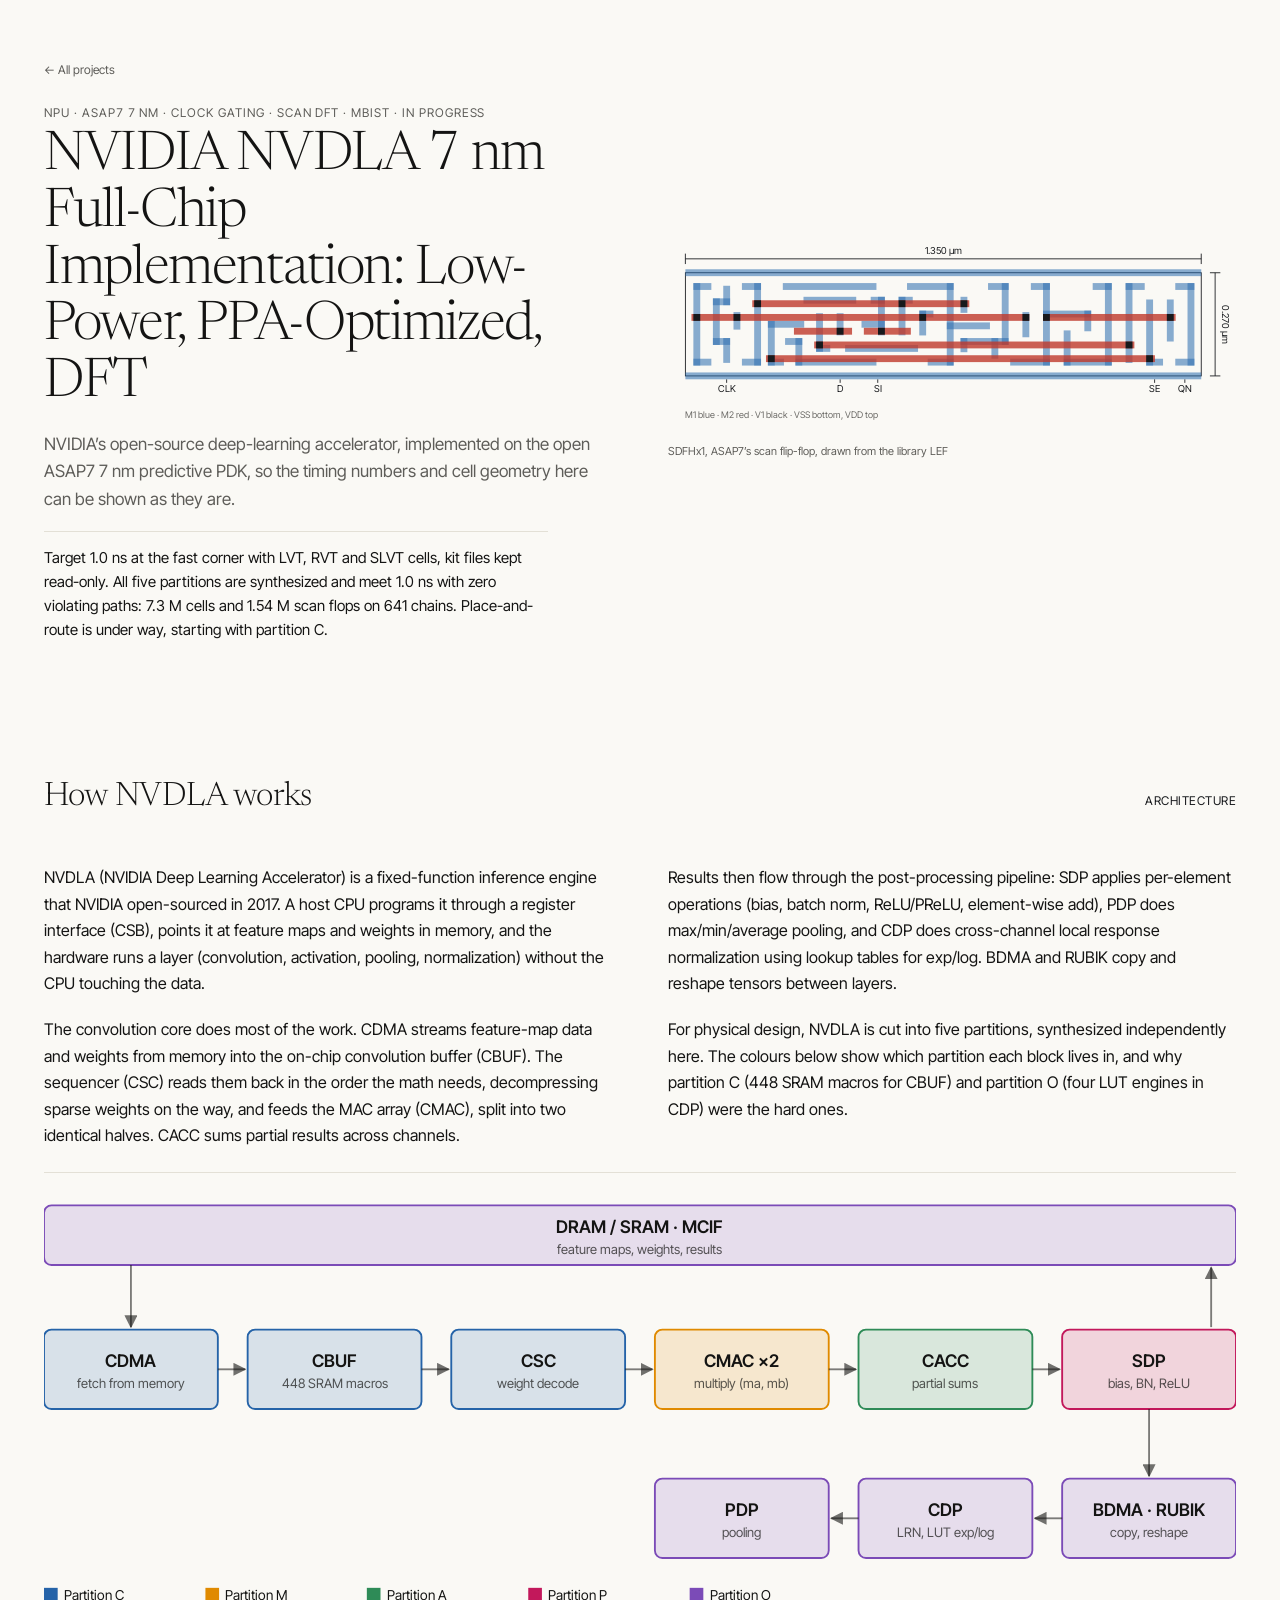
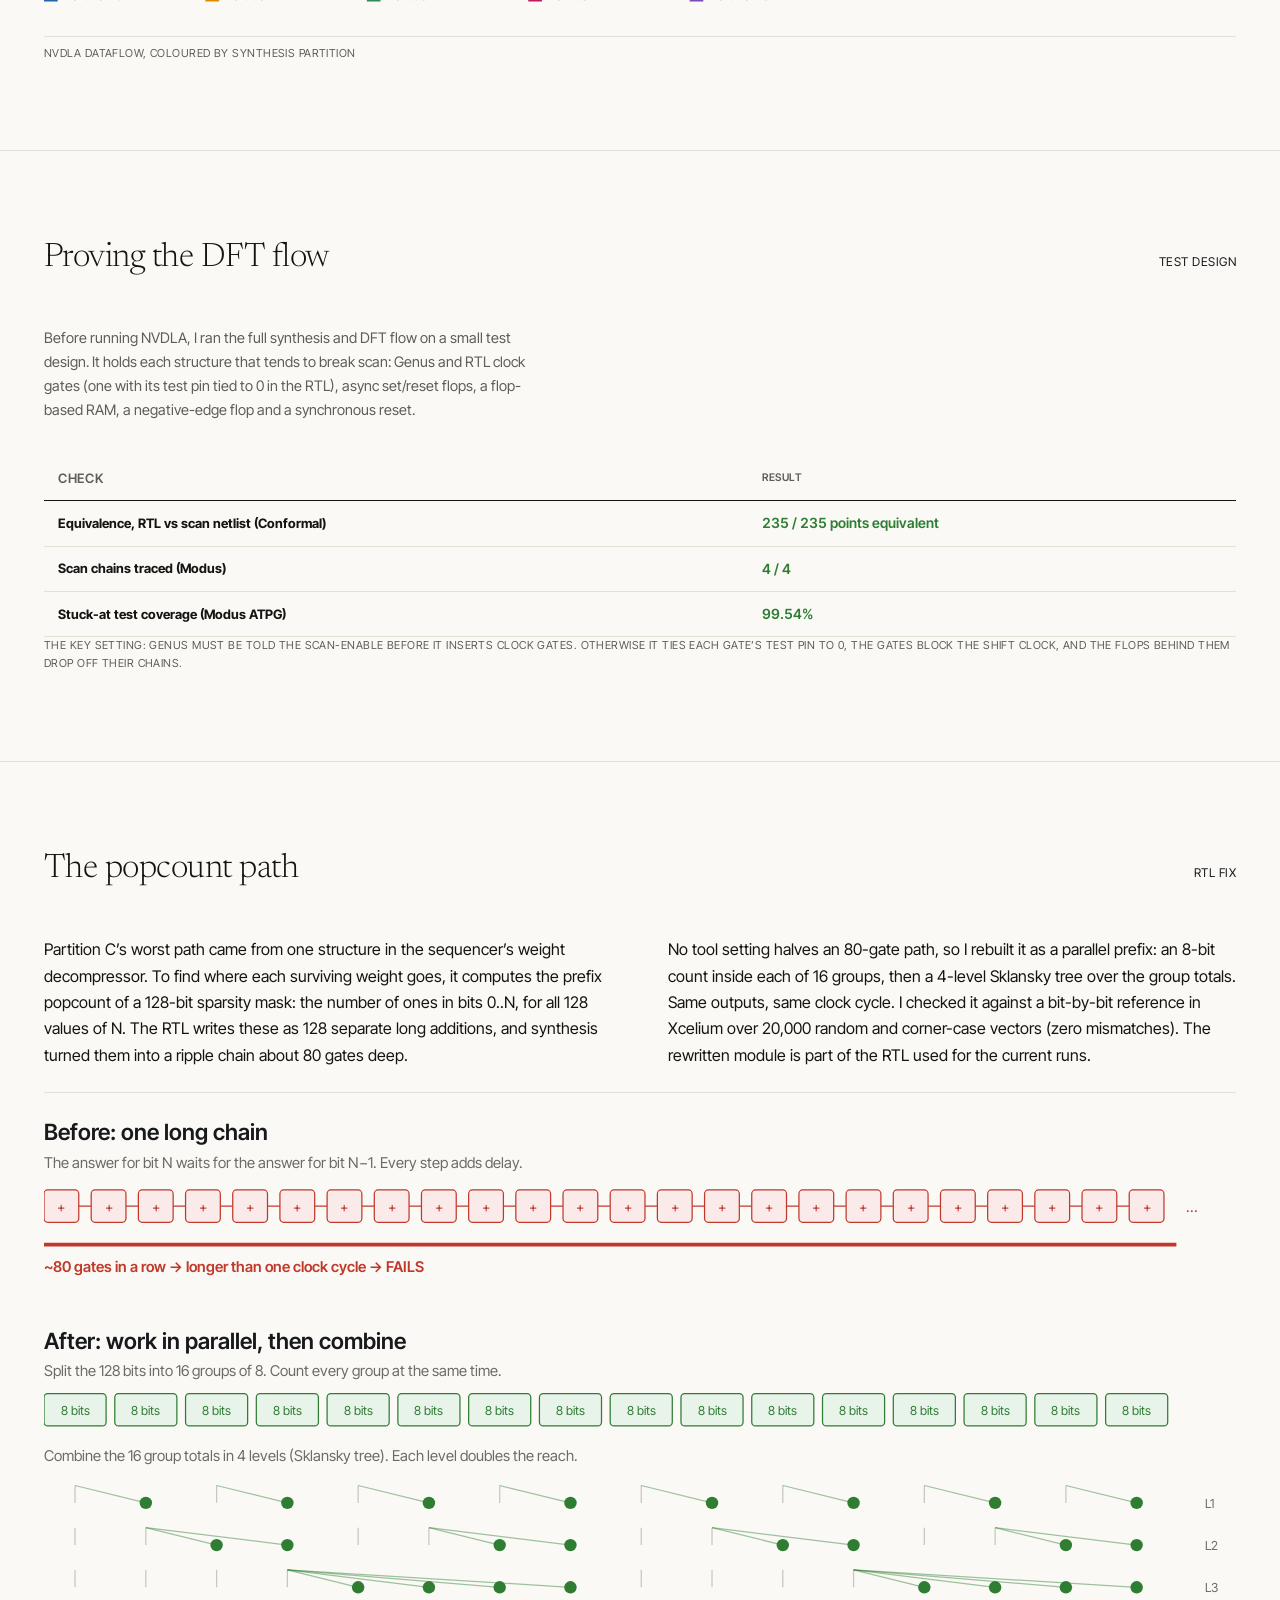
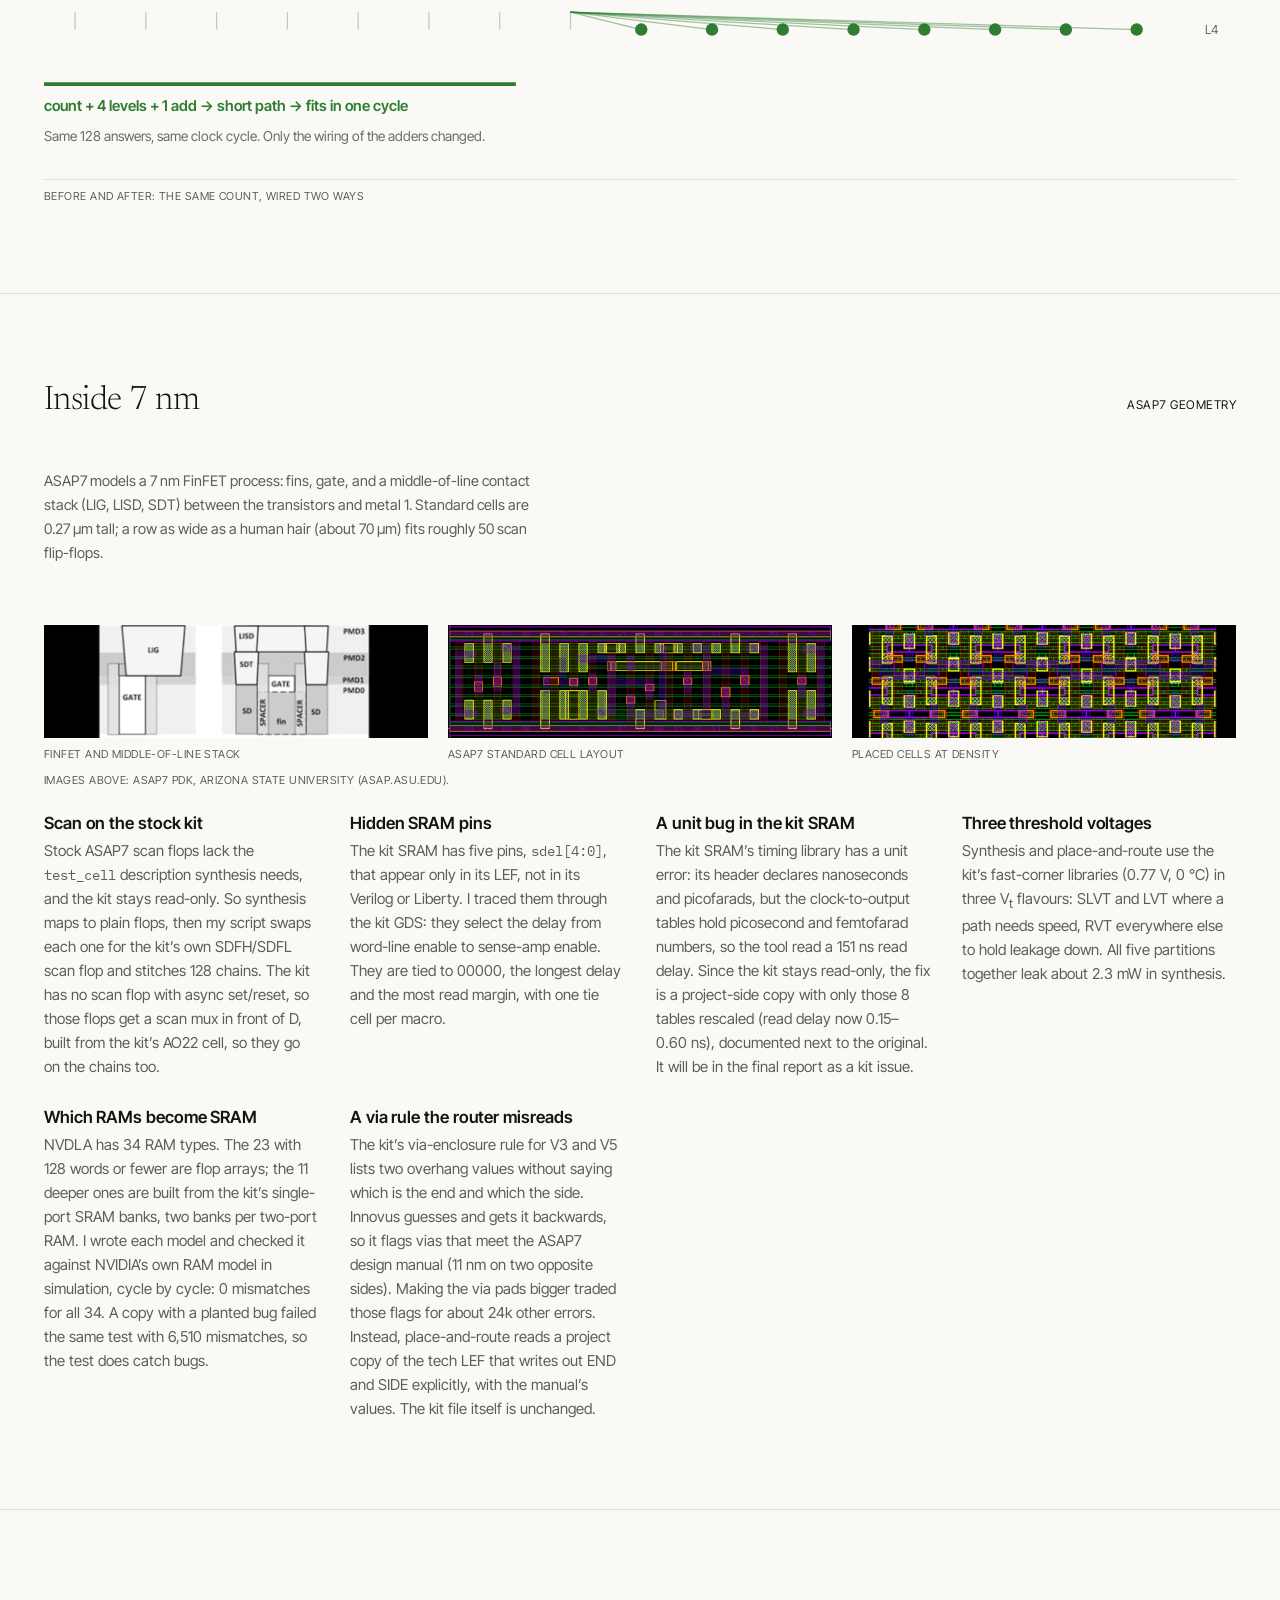
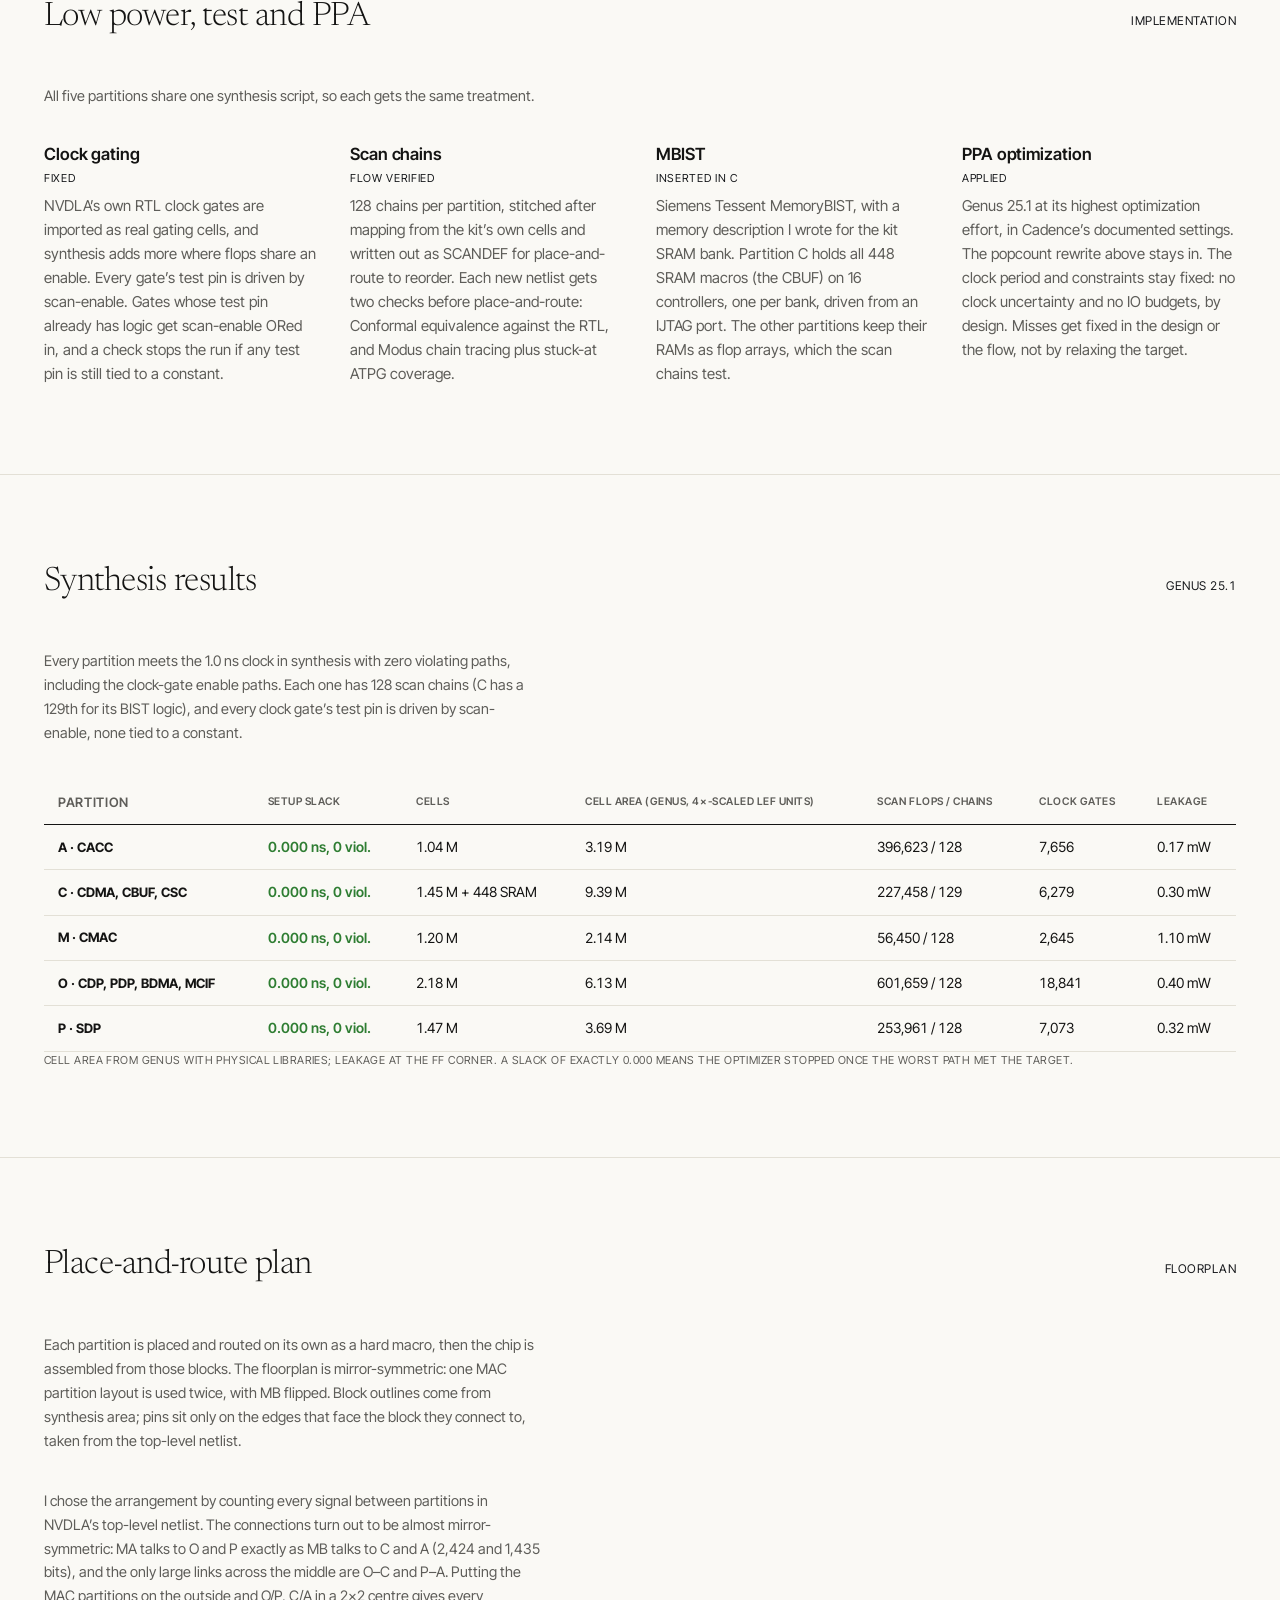
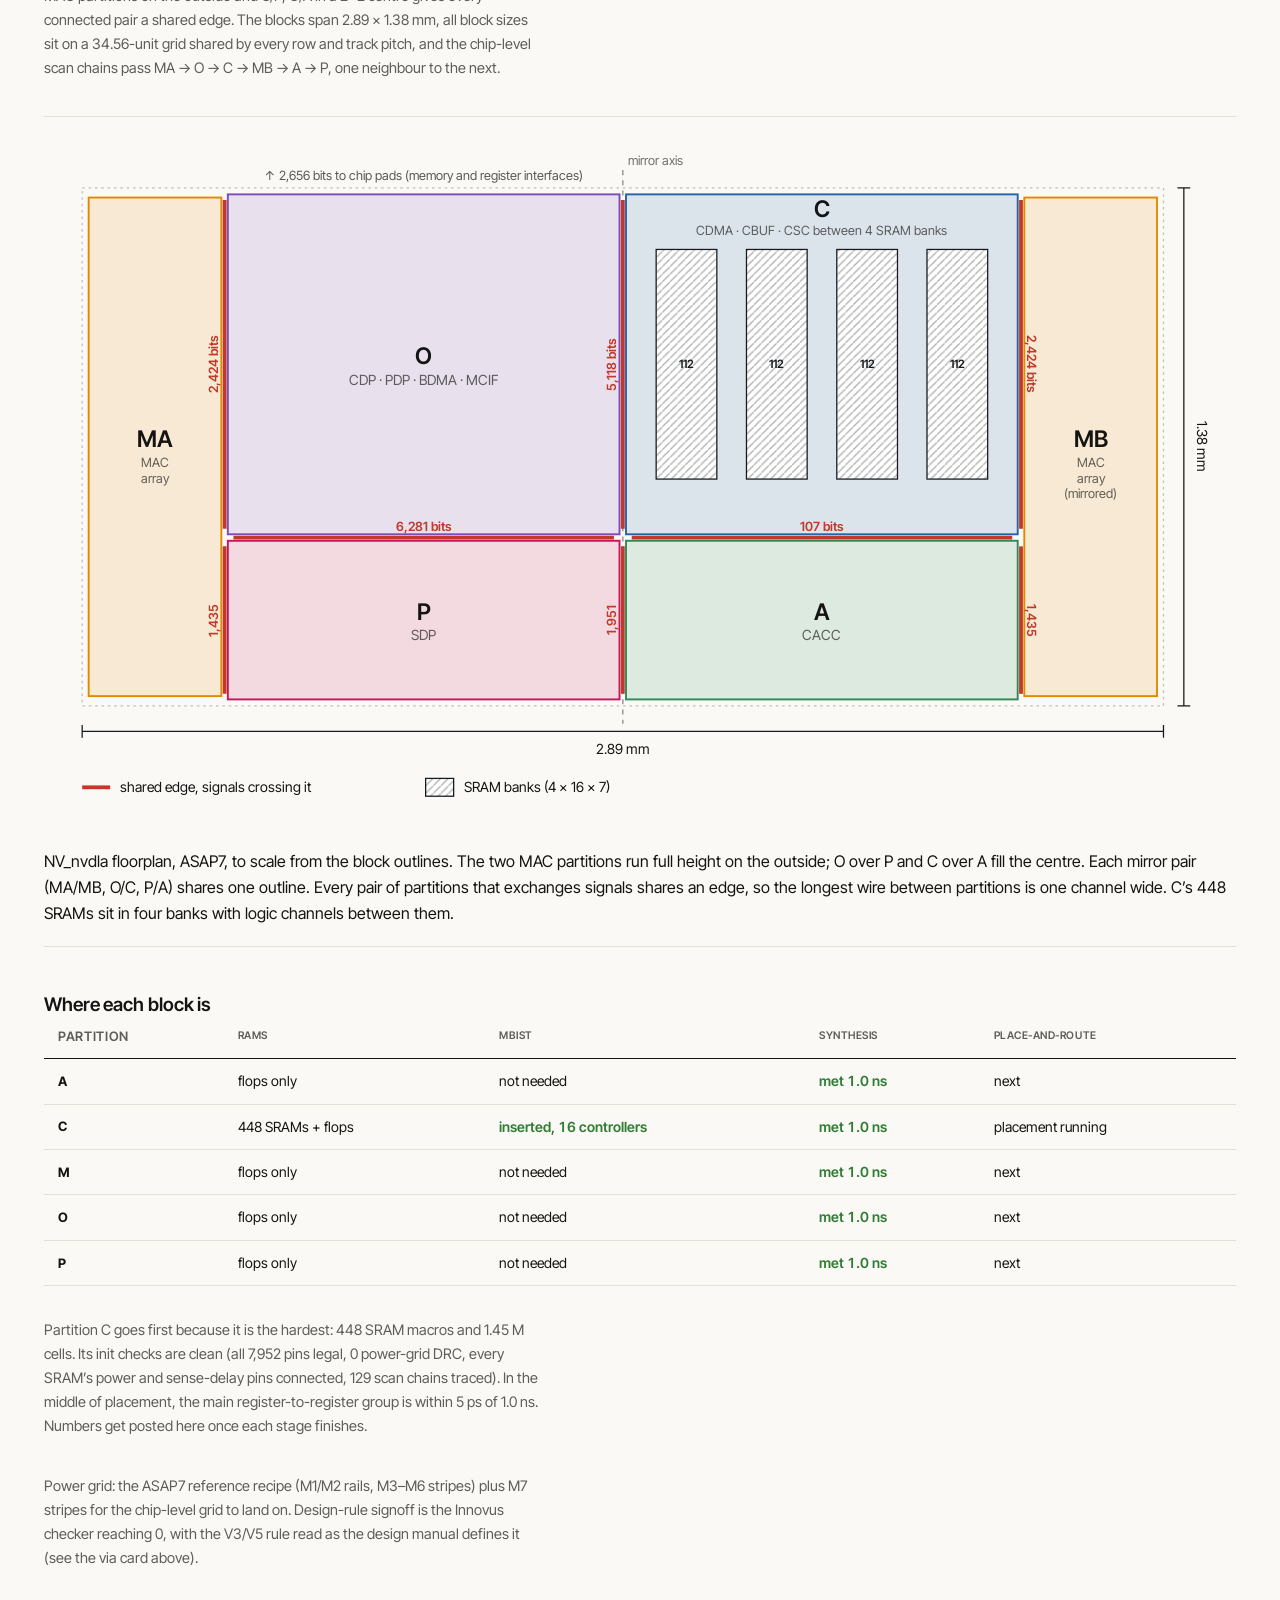
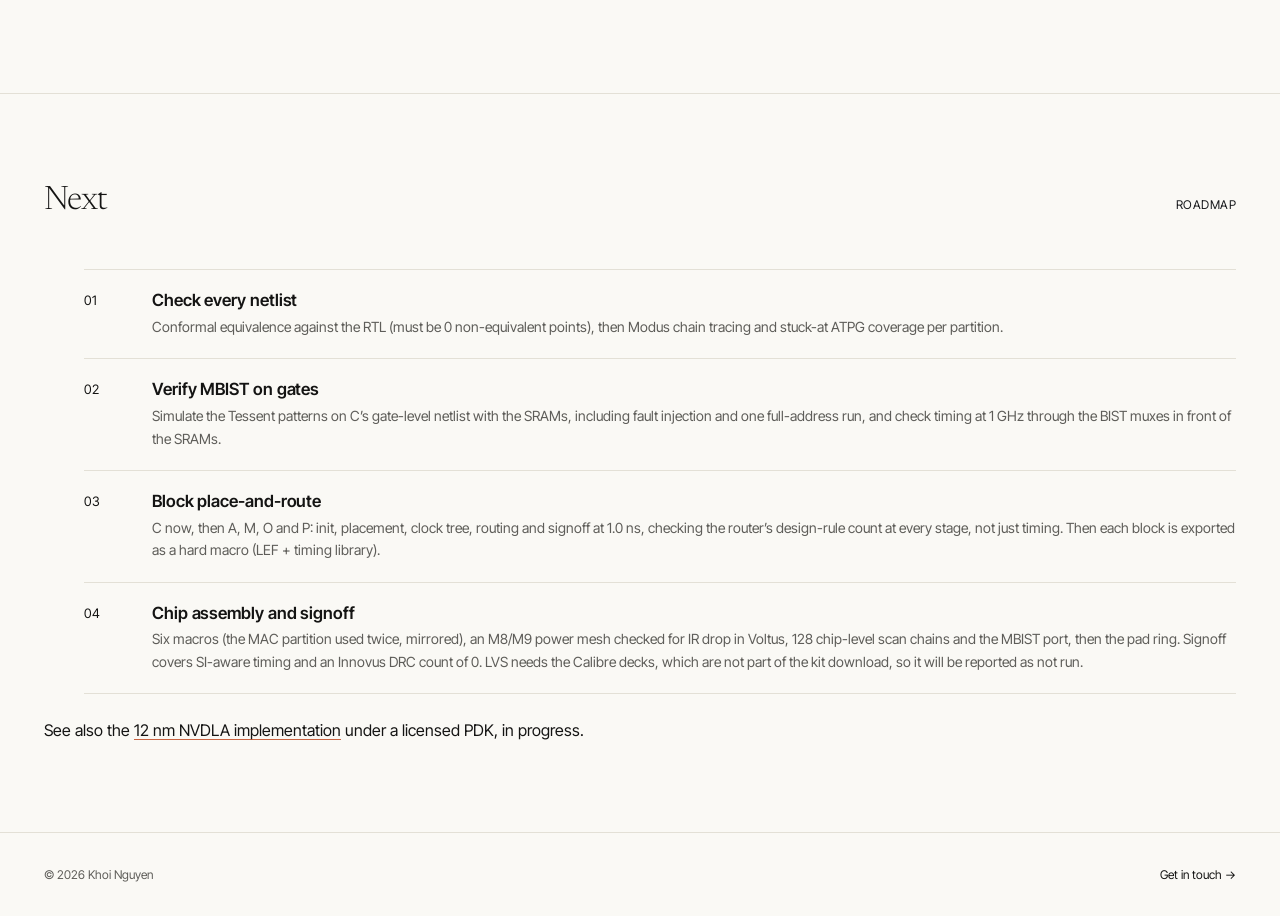
<file: projects/nvdla-asap7.html>
<!doctype html>
<html lang="en">
<head>
<meta charset="utf-8" />
<title>NVIDIA NVDLA 7 nm Full-Chip Implementation: Low-Power, PPA-Optimized, DFT — Khoi Nguyen</title>
<meta name="description" content="Porting the open-source NVIDIA deep-learning accelerator to the ASAP7 7-nm predictive PDK at 1 GHz, with clock gating, full scan and memory BIST." />
<meta name="robots" content="noindex" />
<meta name="viewport" content="width=device-width, initial-scale=1" />
<link rel="canonical" href="https://akln0401.github.io/portfolio/projects/nvdla-asap7.html" />
<link rel="icon" type="image/svg+xml" href="../assets/favicon.svg" />
<link rel="icon" type="image/png" sizes="32x32" href="../assets/favicon-32.png" />
<link rel="apple-touch-icon" sizes="180x180" href="../assets/apple-touch-icon.png" />
<meta name="theme-color" content="#f4f2ed" />
<meta name="author" content="Khoi Nguyen" />
<meta property="og:type" content="website" />
<meta property="og:site_name" content="Khoi Nguyen — Engineering Portfolio" />
<meta property="og:title" content="NVIDIA NVDLA 7 nm Full-Chip Implementation: Low-Power, PPA-Optimized, DFT — Khoi Nguyen" />
<meta property="og:description" content="Porting the open-source NVIDIA deep-learning accelerator to the ASAP7 7-nm predictive PDK at 1 GHz, with clock gating, full scan and memory BIST." />
<meta property="og:url" content="https://akln0401.github.io/portfolio/projects/nvdla-asap7.html" />
<meta property="og:image" content="https://akln0401.github.io/portfolio/assets/og/nvdla-asap7.png?v=20261004" />
<meta property="og:image:width" content="1200" />
<meta property="og:image:height" content="630" />
<meta property="og:image:type" content="image/png" />
<meta property="og:image:alt" content="Khoi Nguyen — engineering portfolio: silicon, sensors, and hardware" />
<meta property="og:locale" content="en_CA" />
<meta name="twitter:card" content="summary_large_image" />
<meta name="twitter:title" content="NVIDIA NVDLA 7 nm Full-Chip Implementation: Low-Power, PPA-Optimized, DFT — Khoi Nguyen" />
<meta name="twitter:description" content="Porting the open-source NVIDIA deep-learning accelerator to the ASAP7 7-nm predictive PDK at 1 GHz, with clock gating, full scan and memory BIST." />
<meta name="twitter:image" content="https://akln0401.github.io/portfolio/assets/og/nvdla-asap7.png?v=20261004" />
<link rel="preconnect" href="https://fonts.googleapis.com" />
<link rel="preconnect" href="https://fonts.gstatic.com" crossorigin />
<link href="https://fonts.googleapis.com/css2?family=Newsreader:opsz,wght@6..72,300;6..72,400;6..72,500&family=Inter+Tight:wght@400;500;600&family=IBM+Plex+Mono:wght@400;600&display=swap" rel="stylesheet" />
<link rel="stylesheet" href="../css/style.css?v=20261125b" />
<style>
.a7 { --a7-text: #17191c;  }

.a7 h1 { margin: 6px 0 20px; font-size: clamp(2.1rem, 1.4rem + 3vw, 3.4rem); line-height: 1.04; letter-spacing: -0.025em; font-weight: 300; }
.a7 h2 { font-size: clamp(1.5rem, 1.2rem + 1.2vw, 2.1rem); line-height: 1.15; letter-spacing: -0.015em; font-weight: 300; }
.a7 h4 { font-size: 1.05rem; line-height: 1.3; font-weight: 600; margin: 0 0 4px; }
.a7 .prose p, .a7 .pd-lede { line-height: 1.65; }
.a7 .section-index { color: var(--a7-text); }
.a7-plate { margin: 0; align-self: center; }
.a7-plate svg { width: 100%; height: auto; display: block; }
.a7-plate figcaption { font-family: var(--font-mono); font-size: 11px; color: var(--muted); margin-top: 6px; }
.a7-facts { margin-top: 18px; padding-top: 14px; border-top: 1px solid var(--line); font-size: 15px; line-height: 1.6; color: var(--ink); max-width: 56ch; }
.a7-fig { border-top: 1px solid var(--line); border-bottom: 1px solid var(--line); padding: 20px 0; margin: 24px 0 8px; color: var(--ink); overflow-x: auto; -webkit-overflow-scrolling: touch; }
.a7-fig svg { width: 100%; min-width: 640px; height: auto; display:block; }
.a7-fig img { width: 100%; height: auto; display:block; }
.a7-fig:focus-visible { outline: 2px solid var(--a7-text); outline-offset: 2px; }
.a7-cap { font-family: var(--font-mono); font-size: 11px; color: var(--muted); letter-spacing: .04em; text-transform: uppercase; }
.a7-photos { display:grid; grid-template-columns: repeat(auto-fit, minmax(280px,1fr)); gap: 20px; }
.a7-photos .a7-fig { border: 0; padding: 0; background: #000; }
.a7-grid { display:grid; grid-template-columns: repeat(auto-fit, minmax(240px,1fr)); gap: 28px 32px; margin-top: 24px; }
.a7-card p { margin: 0; color: var(--muted); font-size: 15px; line-height: 1.6; }
.a7-pnr th, .a7-pnr td { text-align: left; }
.a7-pnr td.ok { color: #2e7d32; font-weight: 600; }
.a7-status { display:block; font-family: var(--font-mono); font-size: 11px; letter-spacing: .06em; text-transform: uppercase; color: var(--a7-text); margin-bottom: 6px; }
</style>

</head><main id="main" class="a7">
  <section class="page-hero">
    <div class="wrap two-col">
      <div>
        <a class="breadcrumb" href="../index.html#projects">&larr; All projects</a>
        <p class="label">NPU &middot; ASAP7 7&nbsp;nm &middot; Clock gating &middot; Scan DFT &middot; MBIST &middot; in progress</p>
        <h1>NVIDIA NVDLA 7&nbsp;nm Full-Chip Implementation: Low-Power, PPA-Optimized, DFT</h1>
        <p class="dek">NVIDIA&rsquo;s open-source deep-learning accelerator, implemented on the open ASAP7 7&nbsp;nm predictive PDK, so the timing numbers and cell geometry here can be shown as they are.</p>
        <p class="a7-facts">Target 1.0&nbsp;ns at the fast corner with LVT, RVT and SLVT cells, kit files kept read-only. All five partitions are synthesized and meet 1.0&nbsp;ns with zero violating paths: 7.3&nbsp;M cells and 1.54&nbsp;M scan flops on 641 chains. Place-and-route is under way, starting with partition C.</p>
      </div>
      <figure class="a7-plate"><svg viewBox="0 0 654 229" xmlns="http://www.w3.org/2000/svg" role="img" aria-labelledby="plT"><title id="plT">ASAP7 SDFHx1 scan flip-flop drawn from the library LEF, 1.35 by 0.27 micrometres, pins D, SI, SE, CLK and QN</title><rect x="20" y="40" width="594.0" height="118.8" fill="none" stroke="#17191c" stroke-width="1"/><rect x="63.6" y="55.0" width="7.9" height="22.4" fill="#2b6cb0" fill-opacity="0.55"/><rect x="51.7" y="115.2" width="19.8" height="7.9" fill="#2b6cb0" fill-opacity="0.55"/><rect x="63.6" y="115.2" width="7.9" height="28.6" fill="#2b6cb0" fill-opacity="0.55"/><rect x="51.7" y="69.5" width="19.8" height="7.9" fill="#2b6cb0" fill-opacity="0.55"/><rect x="51.7" y="69.5" width="7.9" height="53.7" fill="#2b6cb0" fill-opacity="0.55"/><rect x="584.1" y="51.9" width="22.0" height="7.9" fill="#2b6cb0" fill-opacity="0.55"/><rect x="598.2" y="51.9" width="7.9" height="95.0" fill="#2b6cb0" fill-opacity="0.55"/><rect x="584.1" y="139.0" width="22.0" height="7.9" fill="#2b6cb0" fill-opacity="0.55"/><rect x="20.0" y="36.0" width="594.0" height="7.9" fill="#2b6cb0" fill-opacity="0.55"/><rect x="20.0" y="154.8" width="594.0" height="7.9" fill="#2b6cb0" fill-opacity="0.55"/><rect x="194.2" y="86.6" width="7.9" height="25.5" fill="#2b6cb0" fill-opacity="0.55"/><rect x="550.6" y="139.0" width="19.4" height="7.9" fill="#2b6cb0" fill-opacity="0.55"/><rect x="550.6" y="70.8" width="7.9" height="76.1" fill="#2b6cb0" fill-opacity="0.55"/><rect x="115.0" y="95.4" width="41.8" height="7.9" fill="#2b6cb0" fill-opacity="0.55"/><rect x="115.0" y="139.0" width="18.5" height="7.9" fill="#2b6cb0" fill-opacity="0.55"/><rect x="115.0" y="95.4" width="7.9" height="51.5" fill="#2b6cb0" fill-opacity="0.55"/><rect x="233.4" y="67.7" width="16.3" height="7.9" fill="#2b6cb0" fill-opacity="0.55"/><rect x="241.8" y="67.7" width="7.9" height="44.4" fill="#2b6cb0" fill-opacity="0.55"/><rect x="222.8" y="95.4" width="26.8" height="7.9" fill="#2b6cb0" fill-opacity="0.55"/><rect x="526.9" y="51.9" width="22.0" height="7.9" fill="#2b6cb0" fill-opacity="0.55"/><rect x="526.9" y="51.9" width="7.9" height="92.0" fill="#2b6cb0" fill-opacity="0.55"/><rect x="489.0" y="51.9" width="22.0" height="7.9" fill="#2b6cb0" fill-opacity="0.55"/><rect x="503.1" y="51.9" width="7.9" height="95.0" fill="#2b6cb0" fill-opacity="0.55"/><rect x="455.6" y="106.4" width="7.9" height="40.5" fill="#2b6cb0" fill-opacity="0.55"/><rect x="455.6" y="139.0" width="55.4" height="7.9" fill="#2b6cb0" fill-opacity="0.55"/><rect x="417.8" y="51.9" width="22.0" height="7.9" fill="#2b6cb0" fill-opacity="0.55"/><rect x="431.8" y="51.9" width="7.9" height="95.0" fill="#2b6cb0" fill-opacity="0.55"/><rect x="431.8" y="83.6" width="55.4" height="7.9" fill="#2b6cb0" fill-opacity="0.55"/><rect x="479.4" y="83.6" width="7.9" height="23.8" fill="#2b6cb0" fill-opacity="0.55"/><rect x="394.0" y="139.0" width="45.8" height="7.9" fill="#2b6cb0" fill-opacity="0.55"/><rect x="368.5" y="51.9" width="23.8" height="7.9" fill="#2b6cb0" fill-opacity="0.55"/><rect x="384.3" y="51.9" width="7.9" height="71.3" fill="#2b6cb0" fill-opacity="0.55"/><rect x="336.8" y="115.2" width="55.4" height="7.9" fill="#2b6cb0" fill-opacity="0.55"/><rect x="372.4" y="115.2" width="7.9" height="23.8" fill="#2b6cb0" fill-opacity="0.55"/><rect x="336.8" y="115.2" width="7.9" height="16.3" fill="#2b6cb0" fill-opacity="0.55"/><rect x="275.2" y="51.9" width="53.7" height="7.9" fill="#2b6cb0" fill-opacity="0.55"/><rect x="321.0" y="51.9" width="7.9" height="95.0" fill="#2b6cb0" fill-opacity="0.55"/><rect x="321.0" y="97.2" width="49.7" height="7.9" fill="#2b6cb0" fill-opacity="0.55"/><rect x="299.0" y="139.0" width="29.9" height="7.9" fill="#2b6cb0" fill-opacity="0.55"/><rect x="289.3" y="83.6" width="16.3" height="7.9" fill="#2b6cb0" fill-opacity="0.55"/><rect x="289.3" y="83.6" width="7.9" height="28.6" fill="#2b6cb0" fill-opacity="0.55"/><rect x="265.5" y="67.7" width="16.3" height="7.9" fill="#2b6cb0" fill-opacity="0.55"/><rect x="265.5" y="67.7" width="7.9" height="44.4" fill="#2b6cb0" fill-opacity="0.55"/><rect x="134.8" y="115.2" width="19.8" height="7.9" fill="#2b6cb0" fill-opacity="0.55"/><rect x="146.7" y="115.2" width="7.9" height="31.7" fill="#2b6cb0" fill-opacity="0.55"/><rect x="146.7" y="139.0" width="93.3" height="7.9" fill="#2b6cb0" fill-opacity="0.55"/><rect x="170.5" y="86.6" width="7.9" height="44.4" fill="#2b6cb0" fill-opacity="0.55"/><rect x="170.5" y="123.2" width="16.3" height="7.9" fill="#2b6cb0" fill-opacity="0.55"/><rect x="85.1" y="51.9" width="22.0" height="7.9" fill="#2b6cb0" fill-opacity="0.55"/><rect x="99.2" y="51.9" width="7.9" height="95.0" fill="#2b6cb0" fill-opacity="0.55"/><rect x="85.1" y="139.0" width="22.0" height="7.9" fill="#2b6cb0" fill-opacity="0.55"/><rect x="29.2" y="51.9" width="20.7" height="7.9" fill="#2b6cb0" fill-opacity="0.55"/><rect x="29.2" y="51.9" width="7.9" height="95.0" fill="#2b6cb0" fill-opacity="0.55"/><rect x="29.2" y="139.0" width="20.7" height="7.9" fill="#2b6cb0" fill-opacity="0.55"/><rect x="574.4" y="70.8" width="7.9" height="48.4" fill="#2b6cb0" fill-opacity="0.55"/><rect x="408.1" y="85.3" width="7.9" height="29.0" fill="#2b6cb0" fill-opacity="0.55"/><rect x="336.8" y="67.7" width="7.9" height="18.5" fill="#2b6cb0" fill-opacity="0.55"/><rect x="203.9" y="123.2" width="84.0" height="7.9" fill="#2b6cb0" fill-opacity="0.55"/><rect x="132.2" y="51.9" width="107.8" height="7.9" fill="#2b6cb0" fill-opacity="0.55"/><rect x="156.0" y="67.7" width="60.7" height="7.9" fill="#2b6cb0" fill-opacity="0.55"/><rect x="75.4" y="85.3" width="7.9" height="20.2" fill="#2b6cb0" fill-opacity="0.55"/><rect x="145.0" y="103.4" width="66.9" height="7.9" fill="#c0392b" fill-opacity="0.8"/><rect x="112.8" y="135.0" width="447.9" height="7.9" fill="#c0392b" fill-opacity="0.8"/><rect x="225.5" y="103.4" width="54.1" height="7.9" fill="#c0392b" fill-opacity="0.8"/><rect x="431.8" y="87.5" width="152.7" height="7.9" fill="#c0392b" fill-opacity="0.8"/><rect x="168.3" y="119.2" width="368.7" height="7.9" fill="#c0392b" fill-opacity="0.8"/><rect x="27.0" y="87.5" width="389.0" height="7.9" fill="#c0392b" fill-opacity="0.8"/><rect x="97.0" y="71.7" width="249.9" height="7.9" fill="#c0392b" fill-opacity="0.8"/><rect x="194.2" y="103.4" width="7.9" height="7.9" fill="#17191c" fill-opacity="1"/><rect x="115.0" y="135.0" width="7.9" height="7.9" fill="#17191c" fill-opacity="1"/><rect x="550.6" y="135.0" width="7.9" height="7.9" fill="#17191c" fill-opacity="1"/><rect x="241.8" y="103.4" width="7.9" height="7.9" fill="#17191c" fill-opacity="1"/><rect x="574.4" y="87.5" width="7.9" height="7.9" fill="#17191c" fill-opacity="1"/><rect x="526.9" y="119.2" width="7.9" height="7.9" fill="#17191c" fill-opacity="1"/><rect x="431.8" y="87.5" width="7.9" height="7.9" fill="#17191c" fill-opacity="1"/><rect x="408.1" y="87.5" width="7.9" height="7.9" fill="#17191c" fill-opacity="1"/><rect x="336.8" y="71.7" width="7.9" height="7.9" fill="#17191c" fill-opacity="1"/><rect x="289.3" y="87.5" width="7.9" height="7.9" fill="#17191c" fill-opacity="1"/><rect x="265.5" y="71.7" width="7.9" height="7.9" fill="#17191c" fill-opacity="1"/><rect x="170.5" y="119.2" width="7.9" height="7.9" fill="#17191c" fill-opacity="1"/><rect x="99.2" y="71.7" width="7.9" height="7.9" fill="#17191c" fill-opacity="1"/><rect x="75.4" y="87.5" width="7.9" height="7.9" fill="#17191c" fill-opacity="1"/><rect x="29.2" y="87.5" width="7.9" height="7.9" fill="#17191c" fill-opacity="1"/><text x="67.5" y="176.8" text-anchor="middle" font-family="Inter Tight, Helvetica Neue, Arial, sans-serif" font-size="11" fill="#17191c">CLK</text><line x1="67.5" y1="162.8" x2="67.5" y2="166.8" stroke="#17191c"/><text x="595.1" y="176.8" text-anchor="middle" font-family="Inter Tight, Helvetica Neue, Arial, sans-serif" font-size="11" fill="#17191c">QN</text><line x1="595.1" y1="162.8" x2="595.1" y2="166.8" stroke="#17191c"/><text x="198.2" y="176.8" text-anchor="middle" font-family="Inter Tight, Helvetica Neue, Arial, sans-serif" font-size="11" fill="#17191c">D</text><line x1="198.2" y1="162.8" x2="198.2" y2="166.8" stroke="#17191c"/><text x="560.3" y="176.8" text-anchor="middle" font-family="Inter Tight, Helvetica Neue, Arial, sans-serif" font-size="11" fill="#17191c">SE</text><line x1="560.3" y1="162.8" x2="560.3" y2="166.8" stroke="#17191c"/><text x="241.5" y="176.8" text-anchor="middle" font-family="Inter Tight, Helvetica Neue, Arial, sans-serif" font-size="11" fill="#17191c">SI</text><line x1="241.5" y1="162.8" x2="241.5" y2="166.8" stroke="#17191c"/><line x1="20" y1="24" x2="614.0" y2="24" stroke="#17191c"/><line x1="20" y1="18" x2="20" y2="30" stroke="#17191c"/><line x1="614.0" y1="18" x2="614.0" y2="30" stroke="#17191c"/><text x="317.0" y="18" text-anchor="middle" font-family="Inter Tight, Helvetica Neue, Arial, sans-serif" font-size="11" fill="#17191c">1.350 µm</text><line x1="630.0" y1="40" x2="630.0" y2="158.8" stroke="#17191c"/><line x1="624.0" y1="40" x2="636.0" y2="40" stroke="#17191c"/><line x1="624.0" y1="158.8" x2="636.0" y2="158.8" stroke="#17191c"/><text x="642.0" y="103.4" font-family="Inter Tight, Helvetica Neue, Arial, sans-serif" font-size="11" fill="#17191c" transform="rotate(90 642.0 99.4)" text-anchor="middle">0.270 µm</text><text x="20" y="207" font-family="Inter Tight, Helvetica Neue, Arial, sans-serif" font-size="10.5" fill="#6c6b67">M1 blue · M2 red · V1 black · VSS bottom, VDD top</text></svg><figcaption>SDFHx1, ASAP7&rsquo;s scan flip-flop, drawn from the library LEF</figcaption></figure>
    </div>
  </section>

  <section class="section" style="border-top:none;">
    <div class="wrap">
      <div class="section-head"><h2>How NVDLA works</h2><span class="section-index">ARCHITECTURE</span></div>
      <div class="two-col">
        <div class="prose">
          <p>NVDLA (NVIDIA Deep Learning Accelerator) is a fixed-function inference engine that NVIDIA open-sourced in 2017. A host CPU programs it through a register interface (CSB), points it at feature maps and weights in memory, and the hardware runs a layer (convolution, activation, pooling, normalization) without the CPU touching the data.</p>
          <p>The convolution core does most of the work. CDMA streams feature-map data and weights from memory into the on-chip convolution buffer (CBUF). The sequencer (CSC) reads them back in the order the math needs, decompressing sparse weights on the way, and feeds the MAC array (CMAC), split into two identical halves. CACC sums partial results across channels.</p>
        </div>
        <div class="prose">
          <p>Results then flow through the post-processing pipeline: SDP applies per-element operations (bias, batch norm, ReLU/PReLU, element-wise add), PDP does max/min/average pooling, and CDP does cross-channel local response normalization using lookup tables for exp/log. BDMA and RUBIK copy and reshape tensors between layers.</p>
          <p>For physical design, NVDLA is cut into five partitions, synthesized independently here. The colours below show which partition each block lives in, and why partition C (448 SRAM macros for CBUF) and partition O (four LUT engines in CDP) were the hard ones.</p>
        </div>
      </div>
      <figure class="a7-fig" tabindex="0"><svg viewBox="0 0 960 340" xmlns="http://www.w3.org/2000/svg" role="img" aria-labelledby="dfT"><title id="dfT">NVDLA dataflow: memory to CDMA, CBUF, CSC, CMAC, CACC, SDP, then PDP, CDP, BDMA and RUBIK, coloured by partition</title><defs><marker id="ah" viewBox="0 0 10 10" refX="9" refY="5" markerWidth="7" markerHeight="7" orient="auto"><path d="M0 0L10 5L0 10z" fill="currentColor" fill-opacity=".6"/></marker></defs><rect x="0" y="10" width="960" height="48" rx="6" fill="#7b4bb7" fill-opacity=".16" stroke="#7b4bb7" stroke-width="1.5"/><text x="480.0" y="32.0" text-anchor="middle" font-family="Inter Tight, Helvetica Neue, Arial, sans-serif" font-size="14" font-weight="600" fill="currentColor">DRAM / SRAM · MCIF</text><text x="480.0" y="49.0" text-anchor="middle" font-family="Inter Tight, Helvetica Neue, Arial, sans-serif" font-size="10.5" fill="currentColor" fill-opacity=".7">feature maps, weights, results</text><rect x="0" y="110" width="140" height="64" rx="6" fill="#2563a8" fill-opacity=".16" stroke="#2563a8" stroke-width="1.5"/><text x="70.0" y="140.0" text-anchor="middle" font-family="Inter Tight, Helvetica Neue, Arial, sans-serif" font-size="14" font-weight="600" fill="currentColor">CDMA</text><text x="70.0" y="157.0" text-anchor="middle" font-family="Inter Tight, Helvetica Neue, Arial, sans-serif" font-size="10.5" fill="currentColor" fill-opacity=".7">fetch from memory</text><rect x="164" y="110" width="140" height="64" rx="6" fill="#2563a8" fill-opacity=".16" stroke="#2563a8" stroke-width="1.5"/><text x="234.0" y="140.0" text-anchor="middle" font-family="Inter Tight, Helvetica Neue, Arial, sans-serif" font-size="14" font-weight="600" fill="currentColor">CBUF</text><text x="234.0" y="157.0" text-anchor="middle" font-family="Inter Tight, Helvetica Neue, Arial, sans-serif" font-size="10.5" fill="currentColor" fill-opacity=".7">448 SRAM macros</text><line x1="140" y1="142" x2="162" y2="142" stroke="currentColor" stroke-opacity=".55" stroke-width="1.5" marker-end="url(#ah)"/><rect x="328" y="110" width="140" height="64" rx="6" fill="#2563a8" fill-opacity=".16" stroke="#2563a8" stroke-width="1.5"/><text x="398.0" y="140.0" text-anchor="middle" font-family="Inter Tight, Helvetica Neue, Arial, sans-serif" font-size="14" font-weight="600" fill="currentColor">CSC</text><text x="398.0" y="157.0" text-anchor="middle" font-family="Inter Tight, Helvetica Neue, Arial, sans-serif" font-size="10.5" fill="currentColor" fill-opacity=".7">weight decode</text><line x1="304" y1="142" x2="326" y2="142" stroke="currentColor" stroke-opacity=".55" stroke-width="1.5" marker-end="url(#ah)"/><rect x="492" y="110" width="140" height="64" rx="6" fill="#e08a00" fill-opacity=".16" stroke="#e08a00" stroke-width="1.5"/><text x="562.0" y="140.0" text-anchor="middle" font-family="Inter Tight, Helvetica Neue, Arial, sans-serif" font-size="14" font-weight="600" fill="currentColor">CMAC ×2</text><text x="562.0" y="157.0" text-anchor="middle" font-family="Inter Tight, Helvetica Neue, Arial, sans-serif" font-size="10.5" fill="currentColor" fill-opacity=".7">multiply (ma, mb)</text><line x1="468" y1="142" x2="490" y2="142" stroke="currentColor" stroke-opacity=".55" stroke-width="1.5" marker-end="url(#ah)"/><rect x="656" y="110" width="140" height="64" rx="6" fill="#2e8b57" fill-opacity=".16" stroke="#2e8b57" stroke-width="1.5"/><text x="726.0" y="140.0" text-anchor="middle" font-family="Inter Tight, Helvetica Neue, Arial, sans-serif" font-size="14" font-weight="600" fill="currentColor">CACC</text><text x="726.0" y="157.0" text-anchor="middle" font-family="Inter Tight, Helvetica Neue, Arial, sans-serif" font-size="10.5" fill="currentColor" fill-opacity=".7">partial sums</text><line x1="632" y1="142" x2="654" y2="142" stroke="currentColor" stroke-opacity=".55" stroke-width="1.5" marker-end="url(#ah)"/><rect x="820" y="110" width="140" height="64" rx="6" fill="#c2185b" fill-opacity=".16" stroke="#c2185b" stroke-width="1.5"/><text x="890.0" y="140.0" text-anchor="middle" font-family="Inter Tight, Helvetica Neue, Arial, sans-serif" font-size="14" font-weight="600" fill="currentColor">SDP</text><text x="890.0" y="157.0" text-anchor="middle" font-family="Inter Tight, Helvetica Neue, Arial, sans-serif" font-size="10.5" fill="currentColor" fill-opacity=".7">bias, BN, ReLU</text><line x1="796" y1="142" x2="818" y2="142" stroke="currentColor" stroke-opacity=".55" stroke-width="1.5" marker-end="url(#ah)"/><rect x="492" y="230" width="140" height="64" rx="6" fill="#7b4bb7" fill-opacity=".16" stroke="#7b4bb7" stroke-width="1.5"/><text x="562.0" y="260.0" text-anchor="middle" font-family="Inter Tight, Helvetica Neue, Arial, sans-serif" font-size="14" font-weight="600" fill="currentColor">PDP</text><text x="562.0" y="277.0" text-anchor="middle" font-family="Inter Tight, Helvetica Neue, Arial, sans-serif" font-size="10.5" fill="currentColor" fill-opacity=".7">pooling</text><rect x="656" y="230" width="140" height="64" rx="6" fill="#7b4bb7" fill-opacity=".16" stroke="#7b4bb7" stroke-width="1.5"/><text x="726.0" y="260.0" text-anchor="middle" font-family="Inter Tight, Helvetica Neue, Arial, sans-serif" font-size="14" font-weight="600" fill="currentColor">CDP</text><text x="726.0" y="277.0" text-anchor="middle" font-family="Inter Tight, Helvetica Neue, Arial, sans-serif" font-size="10.5" fill="currentColor" fill-opacity=".7">LRN, LUT exp/log</text><rect x="820" y="230" width="140" height="64" rx="6" fill="#7b4bb7" fill-opacity=".16" stroke="#7b4bb7" stroke-width="1.5"/><text x="890.0" y="260.0" text-anchor="middle" font-family="Inter Tight, Helvetica Neue, Arial, sans-serif" font-size="14" font-weight="600" fill="currentColor">BDMA · RUBIK</text><text x="890.0" y="277.0" text-anchor="middle" font-family="Inter Tight, Helvetica Neue, Arial, sans-serif" font-size="10.5" fill="currentColor" fill-opacity=".7">copy, reshape</text><line x1="70.0" y1="58" x2="70.0" y2="108" stroke="currentColor" stroke-opacity=".55" stroke-width="1.5" marker-end="url(#ah)"/><line x1="890.0" y1="174" x2="890.0" y2="228" stroke="currentColor" stroke-opacity=".55" stroke-width="1.5" marker-end="url(#ah)"/><line x1="820" y1="262" x2="798" y2="262" stroke="currentColor" stroke-opacity=".55" stroke-width="1.5" marker-end="url(#ah)"/><line x1="656" y1="262" x2="634" y2="262" stroke="currentColor" stroke-opacity=".55" stroke-width="1.5" marker-end="url(#ah)"/><line x1="940" y1="108" x2="940" y2="60" stroke="currentColor" stroke-opacity=".55" stroke-width="1.5" marker-end="url(#ah)"/><g font-family="Inter Tight, Helvetica Neue, Arial, sans-serif" font-size="11" fill="currentColor"><rect x="0" y="318" width="11" height="11" fill="#2563a8"/><text x="16" y="328">Partition C</text><rect x="130" y="318" width="11" height="11" fill="#e08a00"/><text x="146" y="328">Partition M</text><rect x="260" y="318" width="11" height="11" fill="#2e8b57"/><text x="276" y="328">Partition A</text><rect x="390" y="318" width="11" height="11" fill="#c2185b"/><text x="406" y="328">Partition P</text><rect x="520" y="318" width="11" height="11" fill="#7b4bb7"/><text x="536" y="328">Partition O</text></g></svg></figure>
      <p class="a7-cap">NVDLA dataflow, coloured by synthesis partition</p>
    </div>
  </section>

  <section class="section">
    <div class="wrap">
      <div class="section-head"><h2>Proving the DFT flow</h2><span class="section-index">TEST DESIGN</span></div>
      <p class="pd-lede">Before running NVDLA, I ran the full synthesis and DFT flow on a small test design. It holds each structure that tends to break scan: Genus and RTL clock gates (one with its test pin tied to 0 in the RTL), async set/reset flops, a flop-based RAM, a negative-edge flop and a synchronous reset.</p>
      <div class="table-scroll"><table class="data-table a7-pnr">
        <thead><tr><th>Check</th><th>Result</th></tr></thead>
        <tbody>
          <tr><th>Equivalence, RTL vs scan netlist (Conformal)</th><td class="ok">235 / 235 points equivalent</td></tr>
          <tr><th>Scan chains traced (Modus)</th><td class="ok">4 / 4</td></tr>
          <tr><th>Stuck-at test coverage (Modus ATPG)</th><td class="ok">99.54%</td></tr>
        </tbody>
      </table></div>
      <p class="a7-cap">The key setting: Genus must be told the scan-enable before it inserts clock gates. Otherwise it ties each gate&rsquo;s test pin to 0, the gates block the shift clock, and the flops behind them drop off their chains.</p>
    </div>
  </section>

  <section class="section">
    <div class="wrap">
      <div class="section-head"><h2>The popcount path</h2><span class="section-index">RTL FIX</span></div>
      <div class="two-col">
        <div class="prose"><p>Partition C&rsquo;s worst path came from one structure in the sequencer&rsquo;s weight decompressor. To find where each surviving weight goes, it computes the prefix popcount of a 128-bit sparsity mask: the number of ones in bits 0..N, for all 128 values of N. The RTL writes these as 128 separate long additions, and synthesis turned them into a ripple chain about 80 gates deep.</p></div>
        <div class="prose"><p>No tool setting halves an 80-gate path, so I rebuilt it as a parallel prefix: an 8-bit count inside each of 16 groups, then a 4-level Sklansky tree over the group totals. Same outputs, same clock cycle. I checked it against a bit-by-bit reference in Xcelium over 20,000 random and corner-case vectors (zero mismatches). The rewritten module is part of the RTL used for the current runs.</p></div>
      </div>
      <figure class="a7-fig" tabindex="0"><svg viewBox="0 0 960 520" xmlns="http://www.w3.org/2000/svg" role="img" aria-labelledby="pcT"><title id="pcT">Before: 128 bits added one after another through about 80 gates, longer than one clock cycle. After: count each group of 8 bits at the same time, combine the 16 group totals in 4 levels, then one final add.</title><text x="0" y="22" font-family="Inter Tight, Helvetica Neue, Arial, sans-serif" font-size="18" font-weight="600" fill="#17191c">Before: one long chain</text><text x="0" y="44" font-family="Inter Tight, Helvetica Neue, Arial, sans-serif" font-size="12" fill="#6c6b67">The answer for bit N waits for the answer for bit N−1. Every step adds delay.</text><rect x="0" y="62" width="28" height="26" rx="3" fill="#fbeaea" stroke="#c0392b"/><text x="14" y="80" text-anchor="middle" font-family="Inter Tight, Helvetica Neue, Arial, sans-serif" font-size="11" fill="#c0392b">+</text><line x1="28" y1="75" x2="38" y2="75" stroke="#c0392b"/><rect x="38" y="62" width="28" height="26" rx="3" fill="#fbeaea" stroke="#c0392b"/><text x="52" y="80" text-anchor="middle" font-family="Inter Tight, Helvetica Neue, Arial, sans-serif" font-size="11" fill="#c0392b">+</text><line x1="66" y1="75" x2="76" y2="75" stroke="#c0392b"/><rect x="76" y="62" width="28" height="26" rx="3" fill="#fbeaea" stroke="#c0392b"/><text x="90" y="80" text-anchor="middle" font-family="Inter Tight, Helvetica Neue, Arial, sans-serif" font-size="11" fill="#c0392b">+</text><line x1="104" y1="75" x2="114" y2="75" stroke="#c0392b"/><rect x="114" y="62" width="28" height="26" rx="3" fill="#fbeaea" stroke="#c0392b"/><text x="128" y="80" text-anchor="middle" font-family="Inter Tight, Helvetica Neue, Arial, sans-serif" font-size="11" fill="#c0392b">+</text><line x1="142" y1="75" x2="152" y2="75" stroke="#c0392b"/><rect x="152" y="62" width="28" height="26" rx="3" fill="#fbeaea" stroke="#c0392b"/><text x="166" y="80" text-anchor="middle" font-family="Inter Tight, Helvetica Neue, Arial, sans-serif" font-size="11" fill="#c0392b">+</text><line x1="180" y1="75" x2="190" y2="75" stroke="#c0392b"/><rect x="190" y="62" width="28" height="26" rx="3" fill="#fbeaea" stroke="#c0392b"/><text x="204" y="80" text-anchor="middle" font-family="Inter Tight, Helvetica Neue, Arial, sans-serif" font-size="11" fill="#c0392b">+</text><line x1="218" y1="75" x2="228" y2="75" stroke="#c0392b"/><rect x="228" y="62" width="28" height="26" rx="3" fill="#fbeaea" stroke="#c0392b"/><text x="242" y="80" text-anchor="middle" font-family="Inter Tight, Helvetica Neue, Arial, sans-serif" font-size="11" fill="#c0392b">+</text><line x1="256" y1="75" x2="266" y2="75" stroke="#c0392b"/><rect x="266" y="62" width="28" height="26" rx="3" fill="#fbeaea" stroke="#c0392b"/><text x="280" y="80" text-anchor="middle" font-family="Inter Tight, Helvetica Neue, Arial, sans-serif" font-size="11" fill="#c0392b">+</text><line x1="294" y1="75" x2="304" y2="75" stroke="#c0392b"/><rect x="304" y="62" width="28" height="26" rx="3" fill="#fbeaea" stroke="#c0392b"/><text x="318" y="80" text-anchor="middle" font-family="Inter Tight, Helvetica Neue, Arial, sans-serif" font-size="11" fill="#c0392b">+</text><line x1="332" y1="75" x2="342" y2="75" stroke="#c0392b"/><rect x="342" y="62" width="28" height="26" rx="3" fill="#fbeaea" stroke="#c0392b"/><text x="356" y="80" text-anchor="middle" font-family="Inter Tight, Helvetica Neue, Arial, sans-serif" font-size="11" fill="#c0392b">+</text><line x1="370" y1="75" x2="380" y2="75" stroke="#c0392b"/><rect x="380" y="62" width="28" height="26" rx="3" fill="#fbeaea" stroke="#c0392b"/><text x="394" y="80" text-anchor="middle" font-family="Inter Tight, Helvetica Neue, Arial, sans-serif" font-size="11" fill="#c0392b">+</text><line x1="408" y1="75" x2="418" y2="75" stroke="#c0392b"/><rect x="418" y="62" width="28" height="26" rx="3" fill="#fbeaea" stroke="#c0392b"/><text x="432" y="80" text-anchor="middle" font-family="Inter Tight, Helvetica Neue, Arial, sans-serif" font-size="11" fill="#c0392b">+</text><line x1="446" y1="75" x2="456" y2="75" stroke="#c0392b"/><rect x="456" y="62" width="28" height="26" rx="3" fill="#fbeaea" stroke="#c0392b"/><text x="470" y="80" text-anchor="middle" font-family="Inter Tight, Helvetica Neue, Arial, sans-serif" font-size="11" fill="#c0392b">+</text><line x1="484" y1="75" x2="494" y2="75" stroke="#c0392b"/><rect x="494" y="62" width="28" height="26" rx="3" fill="#fbeaea" stroke="#c0392b"/><text x="508" y="80" text-anchor="middle" font-family="Inter Tight, Helvetica Neue, Arial, sans-serif" font-size="11" fill="#c0392b">+</text><line x1="522" y1="75" x2="532" y2="75" stroke="#c0392b"/><rect x="532" y="62" width="28" height="26" rx="3" fill="#fbeaea" stroke="#c0392b"/><text x="546" y="80" text-anchor="middle" font-family="Inter Tight, Helvetica Neue, Arial, sans-serif" font-size="11" fill="#c0392b">+</text><line x1="560" y1="75" x2="570" y2="75" stroke="#c0392b"/><rect x="570" y="62" width="28" height="26" rx="3" fill="#fbeaea" stroke="#c0392b"/><text x="584" y="80" text-anchor="middle" font-family="Inter Tight, Helvetica Neue, Arial, sans-serif" font-size="11" fill="#c0392b">+</text><line x1="598" y1="75" x2="608" y2="75" stroke="#c0392b"/><rect x="608" y="62" width="28" height="26" rx="3" fill="#fbeaea" stroke="#c0392b"/><text x="622" y="80" text-anchor="middle" font-family="Inter Tight, Helvetica Neue, Arial, sans-serif" font-size="11" fill="#c0392b">+</text><line x1="636" y1="75" x2="646" y2="75" stroke="#c0392b"/><rect x="646" y="62" width="28" height="26" rx="3" fill="#fbeaea" stroke="#c0392b"/><text x="660" y="80" text-anchor="middle" font-family="Inter Tight, Helvetica Neue, Arial, sans-serif" font-size="11" fill="#c0392b">+</text><line x1="674" y1="75" x2="684" y2="75" stroke="#c0392b"/><rect x="684" y="62" width="28" height="26" rx="3" fill="#fbeaea" stroke="#c0392b"/><text x="698" y="80" text-anchor="middle" font-family="Inter Tight, Helvetica Neue, Arial, sans-serif" font-size="11" fill="#c0392b">+</text><line x1="712" y1="75" x2="722" y2="75" stroke="#c0392b"/><rect x="722" y="62" width="28" height="26" rx="3" fill="#fbeaea" stroke="#c0392b"/><text x="736" y="80" text-anchor="middle" font-family="Inter Tight, Helvetica Neue, Arial, sans-serif" font-size="11" fill="#c0392b">+</text><line x1="750" y1="75" x2="760" y2="75" stroke="#c0392b"/><rect x="760" y="62" width="28" height="26" rx="3" fill="#fbeaea" stroke="#c0392b"/><text x="774" y="80" text-anchor="middle" font-family="Inter Tight, Helvetica Neue, Arial, sans-serif" font-size="11" fill="#c0392b">+</text><line x1="788" y1="75" x2="798" y2="75" stroke="#c0392b"/><rect x="798" y="62" width="28" height="26" rx="3" fill="#fbeaea" stroke="#c0392b"/><text x="812" y="80" text-anchor="middle" font-family="Inter Tight, Helvetica Neue, Arial, sans-serif" font-size="11" fill="#c0392b">+</text><line x1="826" y1="75" x2="836" y2="75" stroke="#c0392b"/><rect x="836" y="62" width="28" height="26" rx="3" fill="#fbeaea" stroke="#c0392b"/><text x="850" y="80" text-anchor="middle" font-family="Inter Tight, Helvetica Neue, Arial, sans-serif" font-size="11" fill="#c0392b">+</text><line x1="864" y1="75" x2="874" y2="75" stroke="#c0392b"/><rect x="874" y="62" width="28" height="26" rx="3" fill="#fbeaea" stroke="#c0392b"/><text x="888" y="80" text-anchor="middle" font-family="Inter Tight, Helvetica Neue, Arial, sans-serif" font-size="11" fill="#c0392b">+</text><text x="920" y="80" font-family="Inter Tight, Helvetica Neue, Arial, sans-serif" font-size="12" fill="#c0392b">…</text><line x1="0" y1="106" x2="912" y2="106" stroke="#c0392b" stroke-width="3"/><text x="0" y="128" font-family="Inter Tight, Helvetica Neue, Arial, sans-serif" font-size="12" fill="#c0392b" font-weight="600">~80 gates in a row  →  longer than one clock cycle  →  FAILS</text><text x="0" y="190" font-family="Inter Tight, Helvetica Neue, Arial, sans-serif" font-size="18" font-weight="600" fill="#17191c">After: work in parallel, then combine</text><text x="0" y="212" font-family="Inter Tight, Helvetica Neue, Arial, sans-serif" font-size="12" fill="#6c6b67">Split the 128 bits into 16 groups of 8. Count every group at the same time.</text><rect x="0" y="226" width="50" height="26" rx="3" fill="#e8f3ea" stroke="#2e7d32"/><text x="25" y="243" text-anchor="middle" font-family="Inter Tight, Helvetica Neue, Arial, sans-serif" font-size="10" fill="#2e7d32">8 bits</text><rect x="57" y="226" width="50" height="26" rx="3" fill="#e8f3ea" stroke="#2e7d32"/><text x="82" y="243" text-anchor="middle" font-family="Inter Tight, Helvetica Neue, Arial, sans-serif" font-size="10" fill="#2e7d32">8 bits</text><rect x="114" y="226" width="50" height="26" rx="3" fill="#e8f3ea" stroke="#2e7d32"/><text x="139" y="243" text-anchor="middle" font-family="Inter Tight, Helvetica Neue, Arial, sans-serif" font-size="10" fill="#2e7d32">8 bits</text><rect x="171" y="226" width="50" height="26" rx="3" fill="#e8f3ea" stroke="#2e7d32"/><text x="196" y="243" text-anchor="middle" font-family="Inter Tight, Helvetica Neue, Arial, sans-serif" font-size="10" fill="#2e7d32">8 bits</text><rect x="228" y="226" width="50" height="26" rx="3" fill="#e8f3ea" stroke="#2e7d32"/><text x="253" y="243" text-anchor="middle" font-family="Inter Tight, Helvetica Neue, Arial, sans-serif" font-size="10" fill="#2e7d32">8 bits</text><rect x="285" y="226" width="50" height="26" rx="3" fill="#e8f3ea" stroke="#2e7d32"/><text x="310" y="243" text-anchor="middle" font-family="Inter Tight, Helvetica Neue, Arial, sans-serif" font-size="10" fill="#2e7d32">8 bits</text><rect x="342" y="226" width="50" height="26" rx="3" fill="#e8f3ea" stroke="#2e7d32"/><text x="367" y="243" text-anchor="middle" font-family="Inter Tight, Helvetica Neue, Arial, sans-serif" font-size="10" fill="#2e7d32">8 bits</text><rect x="399" y="226" width="50" height="26" rx="3" fill="#e8f3ea" stroke="#2e7d32"/><text x="424" y="243" text-anchor="middle" font-family="Inter Tight, Helvetica Neue, Arial, sans-serif" font-size="10" fill="#2e7d32">8 bits</text><rect x="456" y="226" width="50" height="26" rx="3" fill="#e8f3ea" stroke="#2e7d32"/><text x="481" y="243" text-anchor="middle" font-family="Inter Tight, Helvetica Neue, Arial, sans-serif" font-size="10" fill="#2e7d32">8 bits</text><rect x="513" y="226" width="50" height="26" rx="3" fill="#e8f3ea" stroke="#2e7d32"/><text x="538" y="243" text-anchor="middle" font-family="Inter Tight, Helvetica Neue, Arial, sans-serif" font-size="10" fill="#2e7d32">8 bits</text><rect x="570" y="226" width="50" height="26" rx="3" fill="#e8f3ea" stroke="#2e7d32"/><text x="595" y="243" text-anchor="middle" font-family="Inter Tight, Helvetica Neue, Arial, sans-serif" font-size="10" fill="#2e7d32">8 bits</text><rect x="627" y="226" width="50" height="26" rx="3" fill="#e8f3ea" stroke="#2e7d32"/><text x="652" y="243" text-anchor="middle" font-family="Inter Tight, Helvetica Neue, Arial, sans-serif" font-size="10" fill="#2e7d32">8 bits</text><rect x="684" y="226" width="50" height="26" rx="3" fill="#e8f3ea" stroke="#2e7d32"/><text x="709" y="243" text-anchor="middle" font-family="Inter Tight, Helvetica Neue, Arial, sans-serif" font-size="10" fill="#2e7d32">8 bits</text><rect x="741" y="226" width="50" height="26" rx="3" fill="#e8f3ea" stroke="#2e7d32"/><text x="766" y="243" text-anchor="middle" font-family="Inter Tight, Helvetica Neue, Arial, sans-serif" font-size="10" fill="#2e7d32">8 bits</text><rect x="798" y="226" width="50" height="26" rx="3" fill="#e8f3ea" stroke="#2e7d32"/><text x="823" y="243" text-anchor="middle" font-family="Inter Tight, Helvetica Neue, Arial, sans-serif" font-size="10" fill="#2e7d32">8 bits</text><rect x="855" y="226" width="50" height="26" rx="3" fill="#e8f3ea" stroke="#2e7d32"/><text x="880" y="243" text-anchor="middle" font-family="Inter Tight, Helvetica Neue, Arial, sans-serif" font-size="10" fill="#2e7d32">8 bits</text><text x="0" y="280" font-family="Inter Tight, Helvetica Neue, Arial, sans-serif" font-size="12" fill="#6c6b67">Combine the 16 group totals in 4 levels (Sklansky tree). Each level doubles the reach.</text><text x="935" y="318" font-family="Inter Tight, Helvetica Neue, Arial, sans-serif" font-size="10" fill="#6c6b67">L1</text><line x1="25" y1="300" x2="25" y2="314" stroke="#c9c6bd"/><line x1="25" y1="300" x2="82" y2="314" stroke="#2e7d32" stroke-opacity=".45"/><circle cx="82" cy="314" r="5" fill="#2e7d32"/><line x1="139" y1="300" x2="139" y2="314" stroke="#c9c6bd"/><line x1="139" y1="300" x2="196" y2="314" stroke="#2e7d32" stroke-opacity=".45"/><circle cx="196" cy="314" r="5" fill="#2e7d32"/><line x1="253" y1="300" x2="253" y2="314" stroke="#c9c6bd"/><line x1="253" y1="300" x2="310" y2="314" stroke="#2e7d32" stroke-opacity=".45"/><circle cx="310" cy="314" r="5" fill="#2e7d32"/><line x1="367" y1="300" x2="367" y2="314" stroke="#c9c6bd"/><line x1="367" y1="300" x2="424" y2="314" stroke="#2e7d32" stroke-opacity=".45"/><circle cx="424" cy="314" r="5" fill="#2e7d32"/><line x1="481" y1="300" x2="481" y2="314" stroke="#c9c6bd"/><line x1="481" y1="300" x2="538" y2="314" stroke="#2e7d32" stroke-opacity=".45"/><circle cx="538" cy="314" r="5" fill="#2e7d32"/><line x1="595" y1="300" x2="595" y2="314" stroke="#c9c6bd"/><line x1="595" y1="300" x2="652" y2="314" stroke="#2e7d32" stroke-opacity=".45"/><circle cx="652" cy="314" r="5" fill="#2e7d32"/><line x1="709" y1="300" x2="709" y2="314" stroke="#c9c6bd"/><line x1="709" y1="300" x2="766" y2="314" stroke="#2e7d32" stroke-opacity=".45"/><circle cx="766" cy="314" r="5" fill="#2e7d32"/><line x1="823" y1="300" x2="823" y2="314" stroke="#c9c6bd"/><line x1="823" y1="300" x2="880" y2="314" stroke="#2e7d32" stroke-opacity=".45"/><circle cx="880" cy="314" r="5" fill="#2e7d32"/><text x="935" y="352" font-family="Inter Tight, Helvetica Neue, Arial, sans-serif" font-size="10" fill="#6c6b67">L2</text><line x1="25" y1="334" x2="25" y2="348" stroke="#c9c6bd"/><line x1="82" y1="334" x2="82" y2="348" stroke="#c9c6bd"/><line x1="82" y1="334" x2="139" y2="348" stroke="#2e7d32" stroke-opacity=".45"/><circle cx="139" cy="348" r="5" fill="#2e7d32"/><line x1="82" y1="334" x2="196" y2="348" stroke="#2e7d32" stroke-opacity=".45"/><circle cx="196" cy="348" r="5" fill="#2e7d32"/><line x1="253" y1="334" x2="253" y2="348" stroke="#c9c6bd"/><line x1="310" y1="334" x2="310" y2="348" stroke="#c9c6bd"/><line x1="310" y1="334" x2="367" y2="348" stroke="#2e7d32" stroke-opacity=".45"/><circle cx="367" cy="348" r="5" fill="#2e7d32"/><line x1="310" y1="334" x2="424" y2="348" stroke="#2e7d32" stroke-opacity=".45"/><circle cx="424" cy="348" r="5" fill="#2e7d32"/><line x1="481" y1="334" x2="481" y2="348" stroke="#c9c6bd"/><line x1="538" y1="334" x2="538" y2="348" stroke="#c9c6bd"/><line x1="538" y1="334" x2="595" y2="348" stroke="#2e7d32" stroke-opacity=".45"/><circle cx="595" cy="348" r="5" fill="#2e7d32"/><line x1="538" y1="334" x2="652" y2="348" stroke="#2e7d32" stroke-opacity=".45"/><circle cx="652" cy="348" r="5" fill="#2e7d32"/><line x1="709" y1="334" x2="709" y2="348" stroke="#c9c6bd"/><line x1="766" y1="334" x2="766" y2="348" stroke="#c9c6bd"/><line x1="766" y1="334" x2="823" y2="348" stroke="#2e7d32" stroke-opacity=".45"/><circle cx="823" cy="348" r="5" fill="#2e7d32"/><line x1="766" y1="334" x2="880" y2="348" stroke="#2e7d32" stroke-opacity=".45"/><circle cx="880" cy="348" r="5" fill="#2e7d32"/><text x="935" y="386" font-family="Inter Tight, Helvetica Neue, Arial, sans-serif" font-size="10" fill="#6c6b67">L3</text><line x1="25" y1="368" x2="25" y2="382" stroke="#c9c6bd"/><line x1="82" y1="368" x2="82" y2="382" stroke="#c9c6bd"/><line x1="139" y1="368" x2="139" y2="382" stroke="#c9c6bd"/><line x1="196" y1="368" x2="196" y2="382" stroke="#c9c6bd"/><line x1="196" y1="368" x2="253" y2="382" stroke="#2e7d32" stroke-opacity=".45"/><circle cx="253" cy="382" r="5" fill="#2e7d32"/><line x1="196" y1="368" x2="310" y2="382" stroke="#2e7d32" stroke-opacity=".45"/><circle cx="310" cy="382" r="5" fill="#2e7d32"/><line x1="196" y1="368" x2="367" y2="382" stroke="#2e7d32" stroke-opacity=".45"/><circle cx="367" cy="382" r="5" fill="#2e7d32"/><line x1="196" y1="368" x2="424" y2="382" stroke="#2e7d32" stroke-opacity=".45"/><circle cx="424" cy="382" r="5" fill="#2e7d32"/><line x1="481" y1="368" x2="481" y2="382" stroke="#c9c6bd"/><line x1="538" y1="368" x2="538" y2="382" stroke="#c9c6bd"/><line x1="595" y1="368" x2="595" y2="382" stroke="#c9c6bd"/><line x1="652" y1="368" x2="652" y2="382" stroke="#c9c6bd"/><line x1="652" y1="368" x2="709" y2="382" stroke="#2e7d32" stroke-opacity=".45"/><circle cx="709" cy="382" r="5" fill="#2e7d32"/><line x1="652" y1="368" x2="766" y2="382" stroke="#2e7d32" stroke-opacity=".45"/><circle cx="766" cy="382" r="5" fill="#2e7d32"/><line x1="652" y1="368" x2="823" y2="382" stroke="#2e7d32" stroke-opacity=".45"/><circle cx="823" cy="382" r="5" fill="#2e7d32"/><line x1="652" y1="368" x2="880" y2="382" stroke="#2e7d32" stroke-opacity=".45"/><circle cx="880" cy="382" r="5" fill="#2e7d32"/><text x="935" y="420" font-family="Inter Tight, Helvetica Neue, Arial, sans-serif" font-size="10" fill="#6c6b67">L4</text><line x1="25" y1="402" x2="25" y2="416" stroke="#c9c6bd"/><line x1="82" y1="402" x2="82" y2="416" stroke="#c9c6bd"/><line x1="139" y1="402" x2="139" y2="416" stroke="#c9c6bd"/><line x1="196" y1="402" x2="196" y2="416" stroke="#c9c6bd"/><line x1="253" y1="402" x2="253" y2="416" stroke="#c9c6bd"/><line x1="310" y1="402" x2="310" y2="416" stroke="#c9c6bd"/><line x1="367" y1="402" x2="367" y2="416" stroke="#c9c6bd"/><line x1="424" y1="402" x2="424" y2="416" stroke="#c9c6bd"/><line x1="424" y1="402" x2="481" y2="416" stroke="#2e7d32" stroke-opacity=".45"/><circle cx="481" cy="416" r="5" fill="#2e7d32"/><line x1="424" y1="402" x2="538" y2="416" stroke="#2e7d32" stroke-opacity=".45"/><circle cx="538" cy="416" r="5" fill="#2e7d32"/><line x1="424" y1="402" x2="595" y2="416" stroke="#2e7d32" stroke-opacity=".45"/><circle cx="595" cy="416" r="5" fill="#2e7d32"/><line x1="424" y1="402" x2="652" y2="416" stroke="#2e7d32" stroke-opacity=".45"/><circle cx="652" cy="416" r="5" fill="#2e7d32"/><line x1="424" y1="402" x2="709" y2="416" stroke="#2e7d32" stroke-opacity=".45"/><circle cx="709" cy="416" r="5" fill="#2e7d32"/><line x1="424" y1="402" x2="766" y2="416" stroke="#2e7d32" stroke-opacity=".45"/><circle cx="766" cy="416" r="5" fill="#2e7d32"/><line x1="424" y1="402" x2="823" y2="416" stroke="#2e7d32" stroke-opacity=".45"/><circle cx="823" cy="416" r="5" fill="#2e7d32"/><line x1="424" y1="402" x2="880" y2="416" stroke="#2e7d32" stroke-opacity=".45"/><circle cx="880" cy="416" r="5" fill="#2e7d32"/><line x1="0" y1="460" x2="380" y2="460" stroke="#2e7d32" stroke-width="3"/><text x="0" y="482" font-family="Inter Tight, Helvetica Neue, Arial, sans-serif" font-size="12" fill="#2e7d32" font-weight="600">count + 4 levels + 1 add  →  short path  →  fits in one cycle</text><text x="0" y="506" font-family="Inter Tight, Helvetica Neue, Arial, sans-serif" font-size="11" fill="#6c6b67">Same 128 answers, same clock cycle. Only the wiring of the adders changed.</text></svg></figure>
      <p class="a7-cap">Before and after: the same count, wired two ways</p>
    </div>
  </section>

  <section class="section">
    <div class="wrap">
      <div class="section-head"><h2>Inside 7&nbsp;nm</h2><span class="section-index">ASAP7 GEOMETRY</span></div>
      <p class="pd-lede">ASAP7 models a 7&nbsp;nm FinFET process: fins, gate, and a middle-of-line contact stack (LIG, LISD, SDT) between the transistors and metal 1. Standard cells are 0.27&nbsp;&micro;m tall; a row as wide as a human hair (about 70&nbsp;&micro;m) fits roughly 50 scan flip-flops.</p>
      <div class="a7-photos">
        <div><figure class="a7-fig"><img src="../assets/asap7/asap7-mol-cross-section.webp" alt="ASAP7 FinFET cross-sections: gate with LIG contact, and fin with source/drain, spacers, SDT and LISD contacts through PMD layers" width="400" height="118" loading="lazy" /></figure><p class="a7-cap">FinFET and middle-of-line stack</p></div>
        <div><figure class="a7-fig"><img src="../assets/asap7/asap7-cell-layout.png" alt="ASAP7 standard cell layout in Virtuoso showing gates, fins, contacts and metal" width="624" height="184" loading="lazy" /></figure><p class="a7-cap">ASAP7 standard cell layout</p></div>
        <div><figure class="a7-fig"><img src="../assets/asap7/asap7-dense-layout.png" alt="Dense array of ASAP7 standard cells in a layout view" width="624" height="184" loading="lazy" /></figure><p class="a7-cap">Placed cells at density</p></div>
      </div>
      <p class="a7-cap" style="margin-top:8px;">Images above: ASAP7 PDK, Arizona State University (asap.asu.edu).</p>
      
      <div class="a7-grid">
        <div class="a7-card"><h4>Scan on the stock kit</h4><p>Stock ASAP7 scan flops lack the <code>test_cell</code> description synthesis needs, and the kit stays read-only. So synthesis maps to plain flops, then my script swaps each one for the kit&rsquo;s own SDFH/SDFL scan flop and stitches 128 chains. The kit has no scan flop with async set/reset, so those flops get a scan mux in front of D, built from the kit&rsquo;s AO22 cell, so they go on the chains too.</p></div>
        <div class="a7-card"><h4>Hidden SRAM pins</h4><p>The kit SRAM has five pins, <code>sdel[4:0]</code>, that appear only in its LEF, not in its Verilog or Liberty. I traced them through the kit GDS: they select the delay from word-line enable to sense-amp enable. They are tied to 00000, the longest delay and the most read margin, with one tie cell per macro.</p></div>
        <div class="a7-card"><h4>A unit bug in the kit SRAM</h4><p>The kit SRAM&rsquo;s timing library has a unit error: its header declares nanoseconds and picofarads, but the clock-to-output tables hold picosecond and femtofarad numbers, so the tool read a 151&nbsp;ns read delay. Since the kit stays read-only, the fix is a project-side copy with only those 8 tables rescaled (read delay now 0.15&ndash;0.60&nbsp;ns), documented next to the original. It will be in the final report as a kit issue.</p></div>
        <div class="a7-card"><h4>Three threshold voltages</h4><p>Synthesis and place-and-route use the kit&rsquo;s fast-corner libraries (0.77&nbsp;V, 0&nbsp;&deg;C) in three V<sub>t</sub> flavours: SLVT and LVT where a path needs speed, RVT everywhere else to hold leakage down. All five partitions together leak about 2.3&nbsp;mW in synthesis.</p></div>
        <div class="a7-card"><h4>Which RAMs become SRAM</h4><p>NVDLA has 34 RAM types. The 23 with 128 words or fewer are flop arrays; the 11 deeper ones are built from the kit&rsquo;s single-port SRAM banks, two banks per two-port RAM. I wrote each model and checked it against NVIDIA&rsquo;s own RAM model in simulation, cycle by cycle: 0 mismatches for all 34. A copy with a planted bug failed the same test with 6,510 mismatches, so the test does catch bugs.</p></div>
        <div class="a7-card"><h4>A via rule the router misreads</h4><p>The kit&rsquo;s via-enclosure rule for V3 and V5 lists two overhang values without saying which is the end and which the side. Innovus guesses and gets it backwards, so it flags vias that meet the ASAP7 design manual (11&nbsp;nm on two opposite sides). Making the via pads bigger traded those flags for about 24k other errors. Instead, place-and-route reads a project copy of the tech LEF that writes out END and SIDE explicitly, with the manual&rsquo;s values. The kit file itself is unchanged.</p></div>
      </div>
    </div>
  </section>

  <section class="section">
    <div class="wrap">
      <div class="section-head"><h2>Low power, test and PPA</h2><span class="section-index">IMPLEMENTATION</span></div>
      <p class="pd-lede">All five partitions share one synthesis script, so each gets the same treatment.</p>
      <div class="a7-grid">
        <div class="a7-card"><h4>Clock gating</h4><span class="a7-status">fixed</span><p>NVDLA&rsquo;s own RTL clock gates are imported as real gating cells, and synthesis adds more where flops share an enable. Every gate&rsquo;s test pin is driven by scan-enable. Gates whose test pin already has logic get scan-enable ORed in, and a check stops the run if any test pin is still tied to a constant.</p></div>
        <div class="a7-card"><h4>Scan chains</h4><span class="a7-status">flow verified</span><p>128 chains per partition, stitched after mapping from the kit&rsquo;s own cells and written out as SCANDEF for place-and-route to reorder. Each new netlist gets two checks before place-and-route: Conformal equivalence against the RTL, and Modus chain tracing plus stuck-at ATPG coverage.</p></div>
        <div class="a7-card"><h4>MBIST</h4><span class="a7-status">inserted in C</span><p>Siemens Tessent MemoryBIST, with a memory description I wrote for the kit SRAM bank. Partition C holds all 448 SRAM macros (the CBUF) on 16 controllers, one per bank, driven from an IJTAG port. The other partitions keep their RAMs as flop arrays, which the scan chains test.</p></div>
        <div class="a7-card"><h4>PPA optimization</h4><span class="a7-status">applied</span><p>Genus 25.1 at its highest optimization effort, in Cadence&rsquo;s documented settings. The popcount rewrite above stays in. The clock period and constraints stay fixed: no clock uncertainty and no IO budgets, by design. Misses get fixed in the design or the flow, not by relaxing the target.</p></div>
      </div>
    </div>
  </section>


  <section class="section">
    <div class="wrap">
      <div class="section-head"><h2>Synthesis results</h2><span class="section-index">GENUS 25.1</span></div>
      <p class="pd-lede">Every partition meets the 1.0&nbsp;ns clock in synthesis with zero violating paths, including the clock-gate enable paths. Each one has 128 scan chains (C has a 129th for its BIST logic), and every clock gate&rsquo;s test pin is driven by scan-enable, none tied to a constant.</p>
      <div class="table-scroll"><table class="data-table a7-pnr">
        <thead><tr><th>Partition</th><th>Setup slack</th><th>Cells</th><th>Cell area (Genus, 4&times;-scaled LEF units)</th><th>Scan flops / chains</th><th>Clock gates</th><th>Leakage</th></tr></thead>
        <tbody>
          <tr><th>A &middot; CACC</th><td class="ok">0.000&nbsp;ns, 0 viol.</td><td>1.04&nbsp;M</td><td>3.19&nbsp;M</td><td>396,623 / 128</td><td>7,656</td><td>0.17&nbsp;mW</td></tr>
          <tr><th>C &middot; CDMA, CBUF, CSC</th><td class="ok">0.000&nbsp;ns, 0 viol.</td><td>1.45&nbsp;M + 448 SRAM</td><td>9.39&nbsp;M</td><td>227,458 / 129</td><td>6,279</td><td>0.30&nbsp;mW</td></tr>
          <tr><th>M &middot; CMAC</th><td class="ok">0.000&nbsp;ns, 0 viol.</td><td>1.20&nbsp;M</td><td>2.14&nbsp;M</td><td>56,450 / 128</td><td>2,645</td><td>1.10&nbsp;mW</td></tr>
          <tr><th>O &middot; CDP, PDP, BDMA, MCIF</th><td class="ok">0.000&nbsp;ns, 0 viol.</td><td>2.18&nbsp;M</td><td>6.13&nbsp;M</td><td>601,659 / 128</td><td>18,841</td><td>0.40&nbsp;mW</td></tr>
          <tr><th>P &middot; SDP</th><td class="ok">0.000&nbsp;ns, 0 viol.</td><td>1.47&nbsp;M</td><td>3.69&nbsp;M</td><td>253,961 / 128</td><td>7,073</td><td>0.32&nbsp;mW</td></tr>
        </tbody>
      </table></div>
      <p class="a7-cap">Cell area from Genus with physical libraries; leakage at the FF corner. A slack of exactly 0.000 means the optimizer stopped once the worst path met the target.</p>
    </div>
  </section>

  <section class="section">
    <div class="wrap">
      <div class="section-head"><h2>Place-and-route plan</h2><span class="section-index">FLOORPLAN</span></div>
      <p class="pd-lede">Each partition is placed and routed on its own as a hard macro, then the chip is assembled from those blocks. The floorplan is mirror-symmetric: one MAC partition layout is used twice, with MB flipped. Block outlines come from synthesis area; pins sit only on the edges that face the block they connect to, taken from the top-level netlist.</p>
      <p class="pd-lede">I chose the arrangement by counting every signal between partitions in NVDLA&rsquo;s top-level netlist. The connections turn out to be almost mirror-symmetric: MA talks to O and P exactly as MB talks to C and A (2,424 and 1,435 bits), and the only large links across the middle are O&ndash;C and P&ndash;A. Putting the MAC partitions on the outside and O/P, C/A in a 2&times;2 centre gives every connected pair a shared edge. The blocks span 2.89 &times; 1.38&nbsp;mm, all block sizes sit on a 34.56-unit grid shared by every row and track pitch, and the chip-level scan chains pass MA &rarr; O &rarr; C &rarr; MB &rarr; A &rarr; P, one neighbour to the next.</p>
      <figure class="a7-fig" tabindex="0"><svg viewBox="0 0 937 560" xmlns="http://www.w3.org/2000/svg" role="img" aria-labelledby="fpT"><title id="fpT">Symmetric NV_nvdla floorplan: tall MAC partitions MA and MB on the outer edges, O over P and C over A in the centre, mirrored about the vertical axis. Every connected pair of partitions shares an edge.</title><defs><pattern id="sram" width="6" height="6" patternUnits="userSpaceOnUse"><rect width="6" height="6" fill="#ffffff"/><line x1="0" y1="6" x2="6" y2="0" stroke="#17191c" stroke-opacity=".35"/></pattern></defs><g font-family="Inter Tight, Helvetica Neue, Arial, sans-serif" fill="currentColor"><rect x="30.0" y="40.0" width="850.0" height="407.2" fill="none" stroke="currentColor" stroke-opacity=".25" stroke-dasharray="2 3"/><line x1="455.0" y1="26" x2="455.0" y2="461.2" stroke="#17191c" stroke-dasharray="4 4" stroke-opacity=".5"/><text x="459.0" y="22" font-size="10" fill-opacity=".6">mirror axis</text><rect x="35.1" y="47.6" width="104.3" height="391.9" fill="#e08a00" fill-opacity=".14" stroke="#e08a00" stroke-width="1.5"/><rect x="144.5" y="45.1" width="307.9" height="267.2" fill="#7b4bb7" fill-opacity=".14" stroke="#7b4bb7" stroke-width="1.5"/><rect x="457.5" y="45.1" width="307.9" height="267.2" fill="#2563a8" fill-opacity=".14" stroke="#2563a8" stroke-width="1.5"/><rect x="770.6" y="47.6" width="104.3" height="391.9" fill="#e08a00" fill-opacity=".14" stroke="#e08a00" stroke-width="1.5"/><rect x="144.5" y="317.4" width="307.9" height="124.7" fill="#c2185b" fill-opacity=".14" stroke="#c2185b" stroke-width="1.5"/><rect x="457.5" y="317.4" width="307.9" height="124.7" fill="#2e8b57" fill-opacity=".14" stroke="#2e8b57" stroke-width="1.5"/><rect x="481.2" y="88.4" width="47.7" height="180.5" fill="url(#sram)" stroke="#17191c" stroke-width="1"/><text x="505.1" y="181.7" text-anchor="middle" font-size="9" fill="#17191c" font-weight="600">112</text><rect x="552.2" y="88.4" width="47.7" height="180.5" fill="url(#sram)" stroke="#17191c" stroke-width="1"/><text x="576.0" y="181.7" text-anchor="middle" font-size="9" fill="#17191c" font-weight="600">112</text><rect x="623.2" y="88.4" width="47.7" height="180.5" fill="url(#sram)" stroke="#17191c" stroke-width="1"/><text x="647.0" y="181.7" text-anchor="middle" font-size="9" fill="#17191c" font-weight="600">112</text><rect x="694.1" y="88.4" width="47.7" height="180.5" fill="url(#sram)" stroke="#17191c" stroke-width="1"/><text x="718.0" y="181.7" text-anchor="middle" font-size="9" fill="#17191c" font-weight="600">112</text><text x="87.3" y="243.6" text-anchor="middle" font-size="18" font-weight="600">MA</text><text x="87.3" y="259.6" text-anchor="middle" font-size="10" fill-opacity=".65">MAC</text><text x="87.3" y="271.6" text-anchor="middle" font-size="10" fill-opacity=".65">array</text><text x="298.5" y="178.7" text-anchor="middle" font-size="18" font-weight="600">O</text><text x="298.5" y="194.7" text-anchor="middle" font-size="11" fill-opacity=".65">CDP · PDP · BDMA · MCIF</text><text x="611.5" y="63.1" text-anchor="middle" font-size="18" font-weight="600">C</text><text x="611.5" y="77.1" text-anchor="middle" font-size="10" fill-opacity=".65">CDMA · CBUF · CSC between 4 SRAM banks</text><text x="822.7" y="243.6" text-anchor="middle" font-size="18" font-weight="600">MB</text><text x="822.7" y="259.6" text-anchor="middle" font-size="10" fill-opacity=".65">MAC</text><text x="822.7" y="271.6" text-anchor="middle" font-size="10" fill-opacity=".65">array</text><text x="822.7" y="283.6" text-anchor="middle" font-size="10" fill-opacity=".65">(mirrored)</text><text x="298.5" y="379.7" text-anchor="middle" font-size="18" font-weight="600">P</text><text x="298.5" y="395.7" text-anchor="middle" font-size="11" fill-opacity=".65">SDP</text><text x="611.5" y="379.7" text-anchor="middle" font-size="18" font-weight="600">A</text><text x="611.5" y="395.7" text-anchor="middle" font-size="11" fill-opacity=".65">CACC</text><line x1="142.0" y1="307.9" x2="142.0" y2="49.5" stroke="#c0392b" stroke-width="3"/><text x="137.0" y="178.7" text-anchor="middle" font-size="10" font-weight="600" fill="#c0392b" transform="rotate(-90 137.0 178.7)">2,424 bits</text><line x1="142.0" y1="437.7" x2="142.0" y2="321.8" stroke="#c0392b" stroke-width="3"/><text x="137.0" y="379.8" text-anchor="middle" font-size="10" font-weight="600" fill="#c0392b" transform="rotate(-90 137.0 379.8)">1,435</text><line x1="455.0" y1="307.9" x2="455.0" y2="49.5" stroke="#c0392b" stroke-width="3"/><text x="450.0" y="178.7" text-anchor="middle" font-size="10" font-weight="600" fill="#c0392b" transform="rotate(-90 450.0 178.7)">5,118 bits</text><line x1="455.0" y1="437.7" x2="455.0" y2="321.8" stroke="#c0392b" stroke-width="3"/><text x="450.0" y="379.8" text-anchor="middle" font-size="10" font-weight="600" fill="#c0392b" transform="rotate(-90 450.0 379.8)">1,951</text><line x1="768.0" y1="307.9" x2="768.0" y2="49.5" stroke="#c0392b" stroke-width="3"/><text x="773.0" y="178.7" text-anchor="middle" font-size="10" font-weight="600" fill="#c0392b" transform="rotate(90 773.0 178.7)">2,424 bits</text><line x1="768.0" y1="437.7" x2="768.0" y2="321.8" stroke="#c0392b" stroke-width="3"/><text x="773.0" y="379.8" text-anchor="middle" font-size="10" font-weight="600" fill="#c0392b" transform="rotate(90 773.0 379.8)">1,435</text><line x1="148.9" y1="314.9" x2="448.0" y2="314.9" stroke="#c0392b" stroke-width="3"/><text x="298.5" y="309.9" text-anchor="middle" font-size="10" font-weight="600" fill="#c0392b">6,281 bits</text><line x1="462.0" y1="314.9" x2="761.1" y2="314.9" stroke="#c0392b" stroke-width="3"/><text x="611.5" y="309.9" text-anchor="middle" font-size="10" font-weight="600" fill="#c0392b">107 bits</text><text x="298.5" y="34.0" text-anchor="middle" font-size="10" fill-opacity=".7">↑ 2,656 bits to chip pads (memory and register interfaces)</text><line x1="30.0" y1="467.2" x2="880.0" y2="467.2" stroke="#17191c"/><line x1="30.0" y1="462.2" x2="30.0" y2="472.2" stroke="#17191c"/><line x1="880.0" y1="462.2" x2="880.0" y2="472.2" stroke="#17191c"/><text x="455.0" y="485.2" text-anchor="middle" font-size="11">2.89 mm</text><line x1="896.0" y1="40.0" x2="896.0" y2="447.2" stroke="#17191c"/><line x1="891.0" y1="40.0" x2="901.0" y2="40.0" stroke="#17191c"/><line x1="891.0" y1="447.2" x2="901.0" y2="447.2" stroke="#17191c"/><text x="906.0" y="243.6" font-size="11" transform="rotate(90 906.0 243.6)" text-anchor="middle">1.38 mm</text><line x1="30" y1="511.2" x2="52" y2="511.2" stroke="#c0392b" stroke-width="3"/><text x="60" y="515.2" font-size="11">shared edge, signals crossing it</text><rect x="300" y="504.2" width="22" height="14" fill="url(#sram)" stroke="#17191c"/><text x="330" y="515.2" font-size="11">SRAM banks (4 × 16 × 7)</text></g></svg><figcaption>NV_nvdla floorplan, ASAP7, to scale from the block outlines. The two MAC partitions run full height on the outside; O over P and C over A fill the centre. Each mirror pair (MA/MB, O/C, P/A) shares one outline. Every pair of partitions that exchanges signals shares an edge, so the longest wire between partitions is one channel wide. C&rsquo;s 448 SRAMs sit in four banks with logic channels between them.</figcaption></figure>

      <h3 style="margin-top:48px;">Where each block is</h3>
      <div class="table-scroll"><table class="data-table a7-pnr">
        <thead><tr><th>Partition</th><th>RAMs</th><th>MBIST</th><th>Synthesis</th><th>Place-and-route</th></tr></thead>
        <tbody>
          <tr><th>A</th><td>flops only</td><td>not needed</td><td class="ok">met 1.0&nbsp;ns</td><td>next</td></tr>
          <tr><th>C</th><td>448 SRAMs + flops</td><td class="ok">inserted, 16 controllers</td><td class="ok">met 1.0&nbsp;ns</td><td>placement running</td></tr>
          <tr><th>M</th><td>flops only</td><td>not needed</td><td class="ok">met 1.0&nbsp;ns</td><td>next</td></tr>
          <tr><th>O</th><td>flops only</td><td>not needed</td><td class="ok">met 1.0&nbsp;ns</td><td>next</td></tr>
          <tr><th>P</th><td>flops only</td><td>not needed</td><td class="ok">met 1.0&nbsp;ns</td><td>next</td></tr>
        </tbody>
      </table></div>
      
      <p class="pd-lede" style="margin-top:32px;">Partition C goes first because it is the hardest: 448 SRAM macros and 1.45&nbsp;M cells. Its init checks are clean (all 7,952 pins legal, 0 power-grid DRC, every SRAM&rsquo;s power and sense-delay pins connected, 129 scan chains traced). In the middle of placement, the main register-to-register group is within 5&nbsp;ps of 1.0&nbsp;ns. Numbers get posted here once each stage finishes.</p>
      <p class="pd-lede">Power grid: the ASAP7 reference recipe (M1/M2 rails, M3&ndash;M6 stripes) plus M7 stripes for the chip-level grid to land on. Design-rule signoff is the Innovus checker reaching 0, with the V3/V5 rule read as the design manual defines it (see the via card above).</p>
    </div>
  </section>

  <section class="section">
    <div class="wrap">
      <div class="section-head"><h2>Next</h2><span class="section-index">ROADMAP</span></div>
      <ol class="process-list">
        <li><div><h4>Check every netlist</h4><p>Conformal equivalence against the RTL (must be 0 non-equivalent points), then Modus chain tracing and stuck-at ATPG coverage per partition.</p></div></li>
        <li><div><h4>Verify MBIST on gates</h4><p>Simulate the Tessent patterns on C&rsquo;s gate-level netlist with the SRAMs, including fault injection and one full-address run, and check timing at 1&nbsp;GHz through the BIST muxes in front of the SRAMs.</p></div></li>
        <li><div><h4>Block place-and-route</h4><p>C now, then A, M, O and P: init, placement, clock tree, routing and signoff at 1.0&nbsp;ns, checking the router&rsquo;s design-rule count at every stage, not just timing. Then each block is exported as a hard macro (LEF + timing library).</p></div></li>
        <li><div><h4>Chip assembly and signoff</h4><p>Six macros (the MAC partition used twice, mirrored), an M8/M9 power mesh checked for IR drop in Voltus, 128 chip-level scan chains and the MBIST port, then the pad ring. Signoff covers SI-aware timing and an Innovus DRC count of 0. LVS needs the Calibre decks, which are not part of the kit download, so it will be reported as not run.</p></div></li>
      </ol>
      <p class="note" style="margin-top:24px;">See also the <a href="nvdla.html">12&nbsp;nm NVDLA implementation</a> under a licensed PDK, in progress.</p>
    </div>
  </section>

</main>

<footer class="site-footer">
  <div class="wrap">
    <span>&copy; <span data-year>2026</span> Khoi Nguyen</span>
    <span><a href="../index.html#contact" style="text-decoration:none;">Get in touch &rarr;</a></span>
  </div>
</footer>

<script src="../js/main.js"></script>
</body>
</html>
</file>
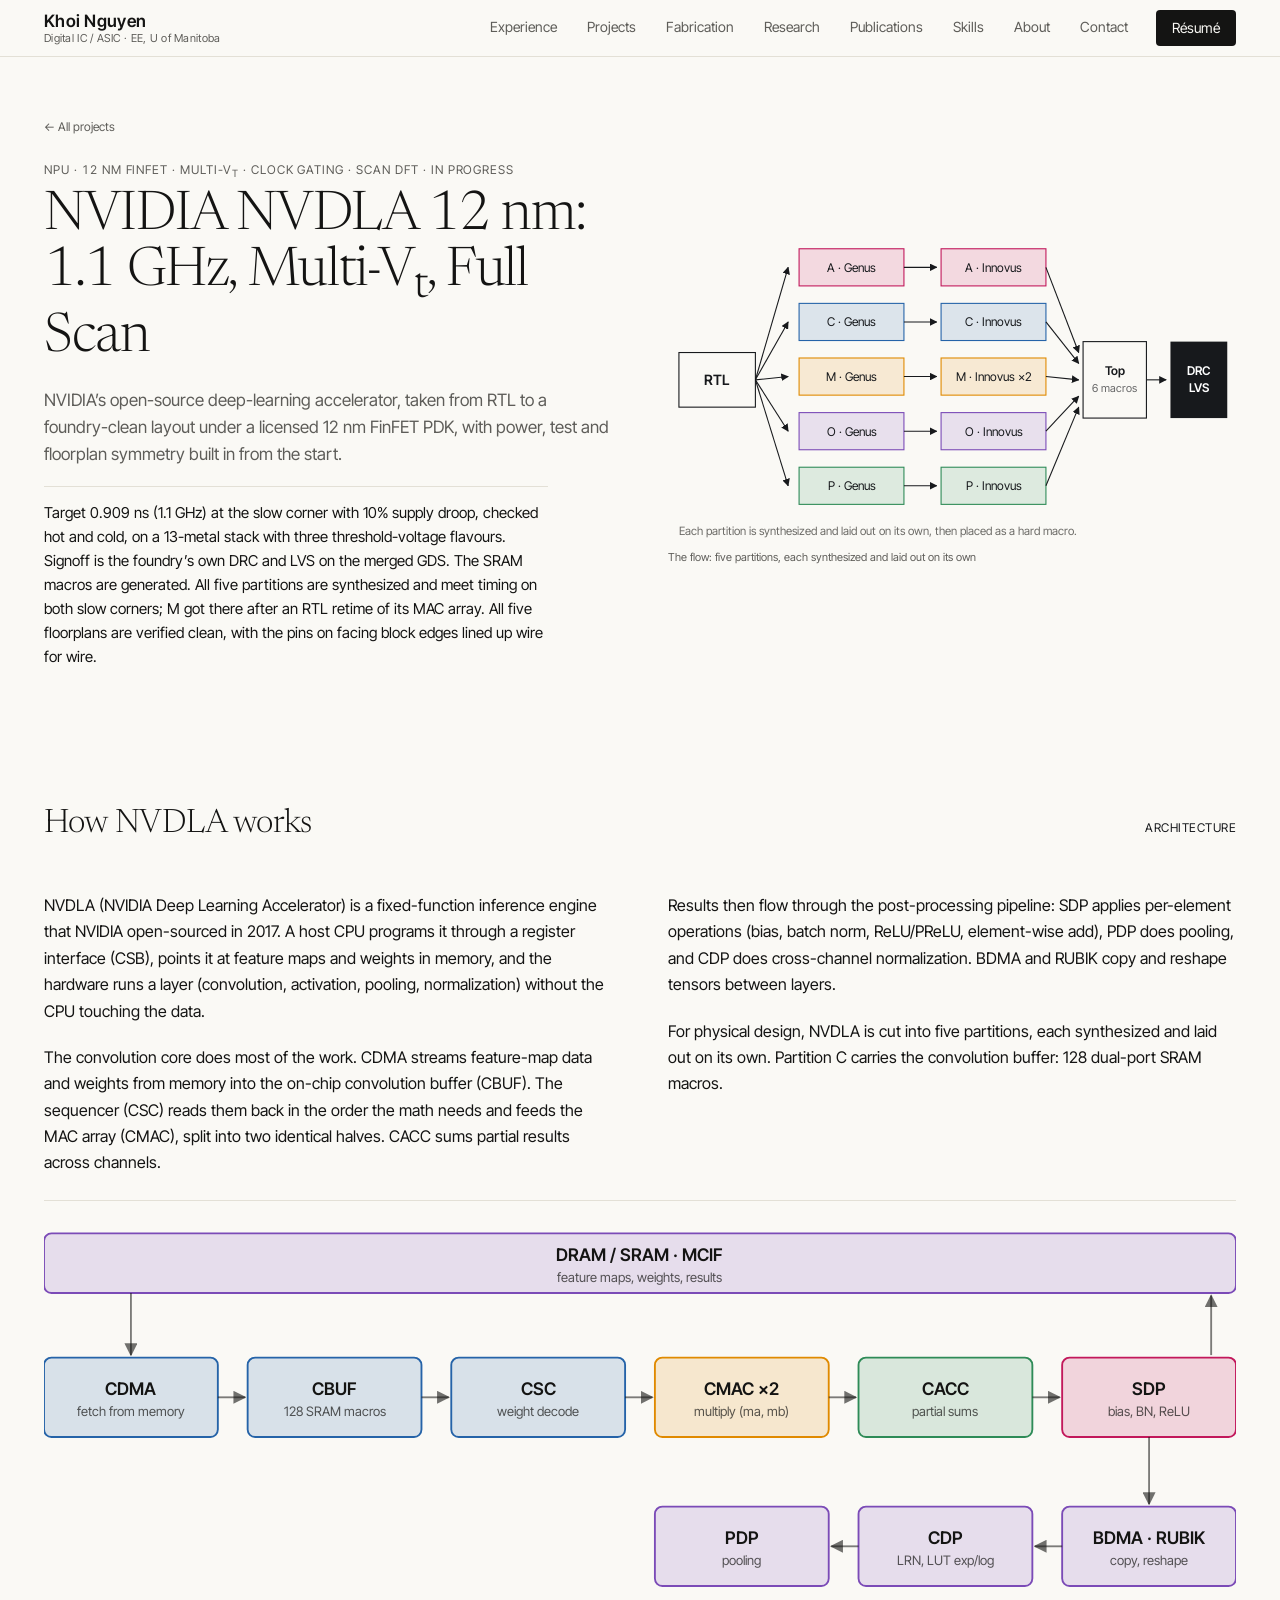
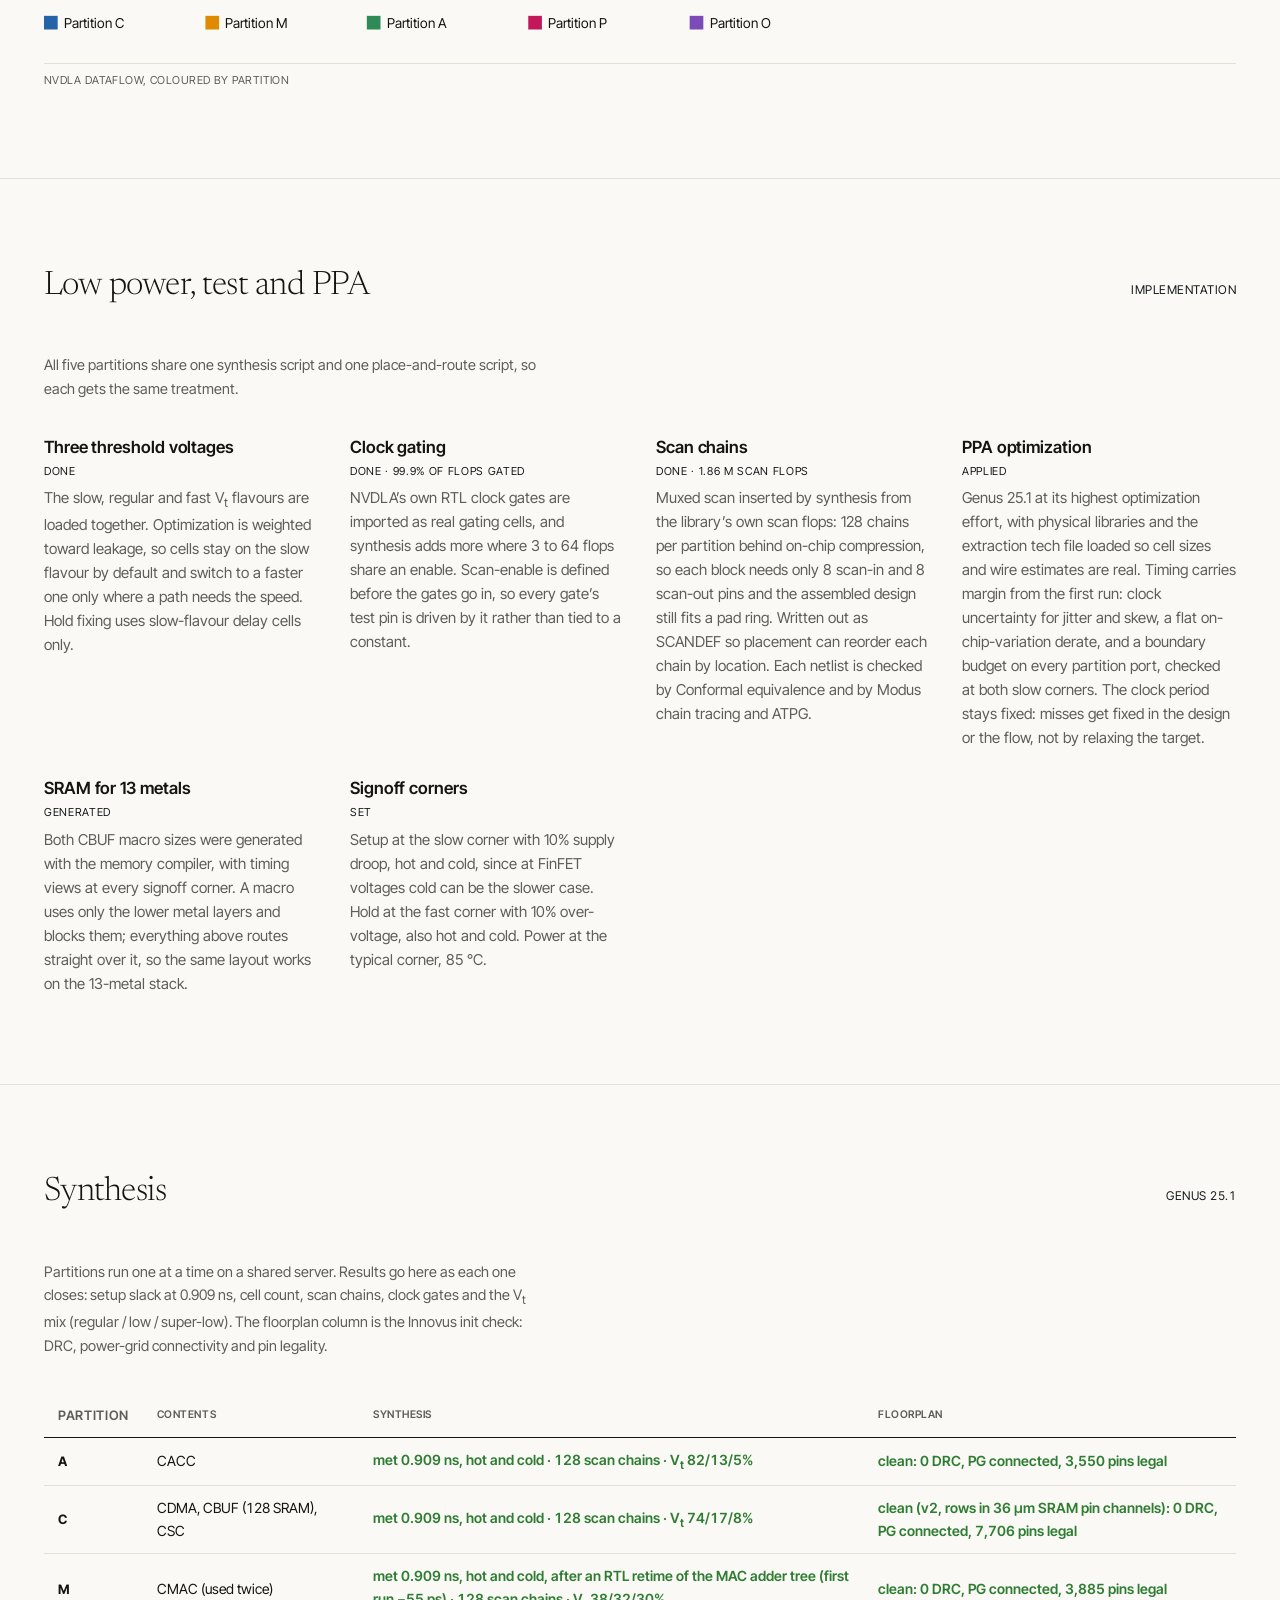
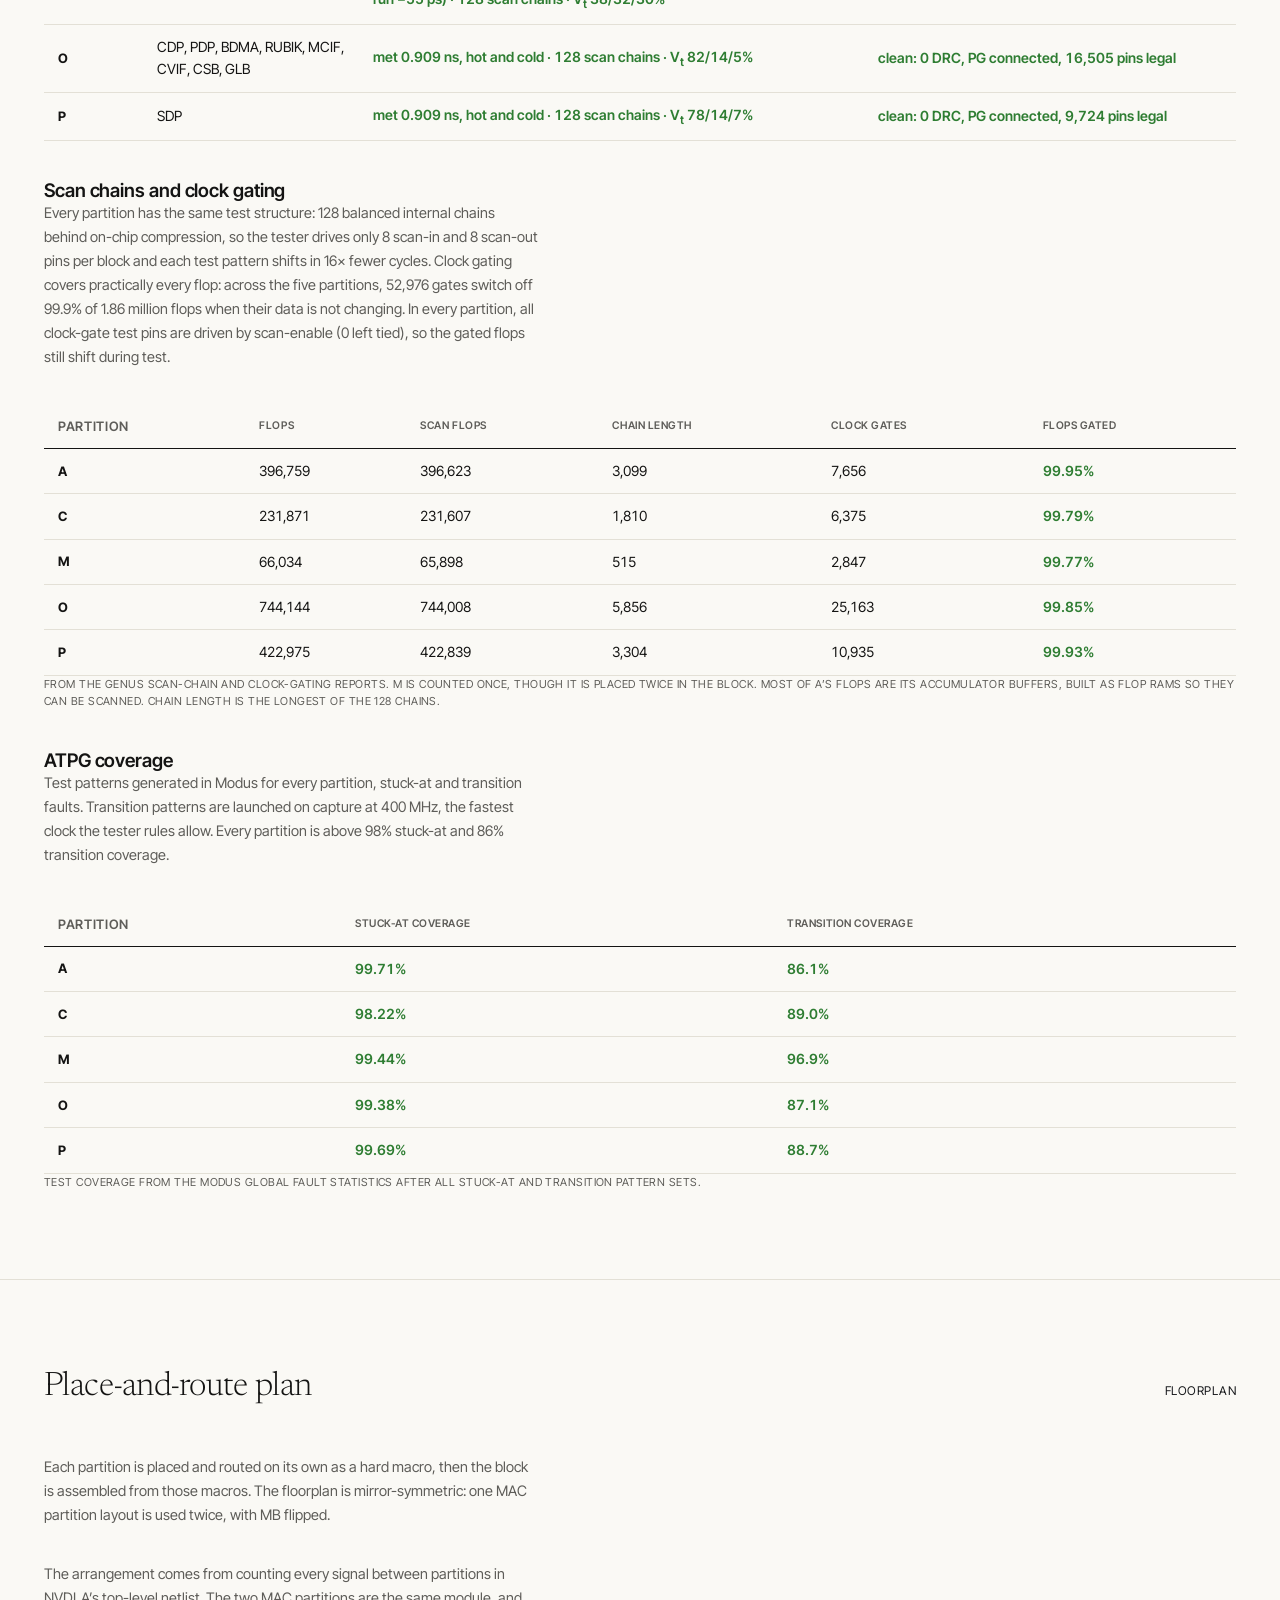
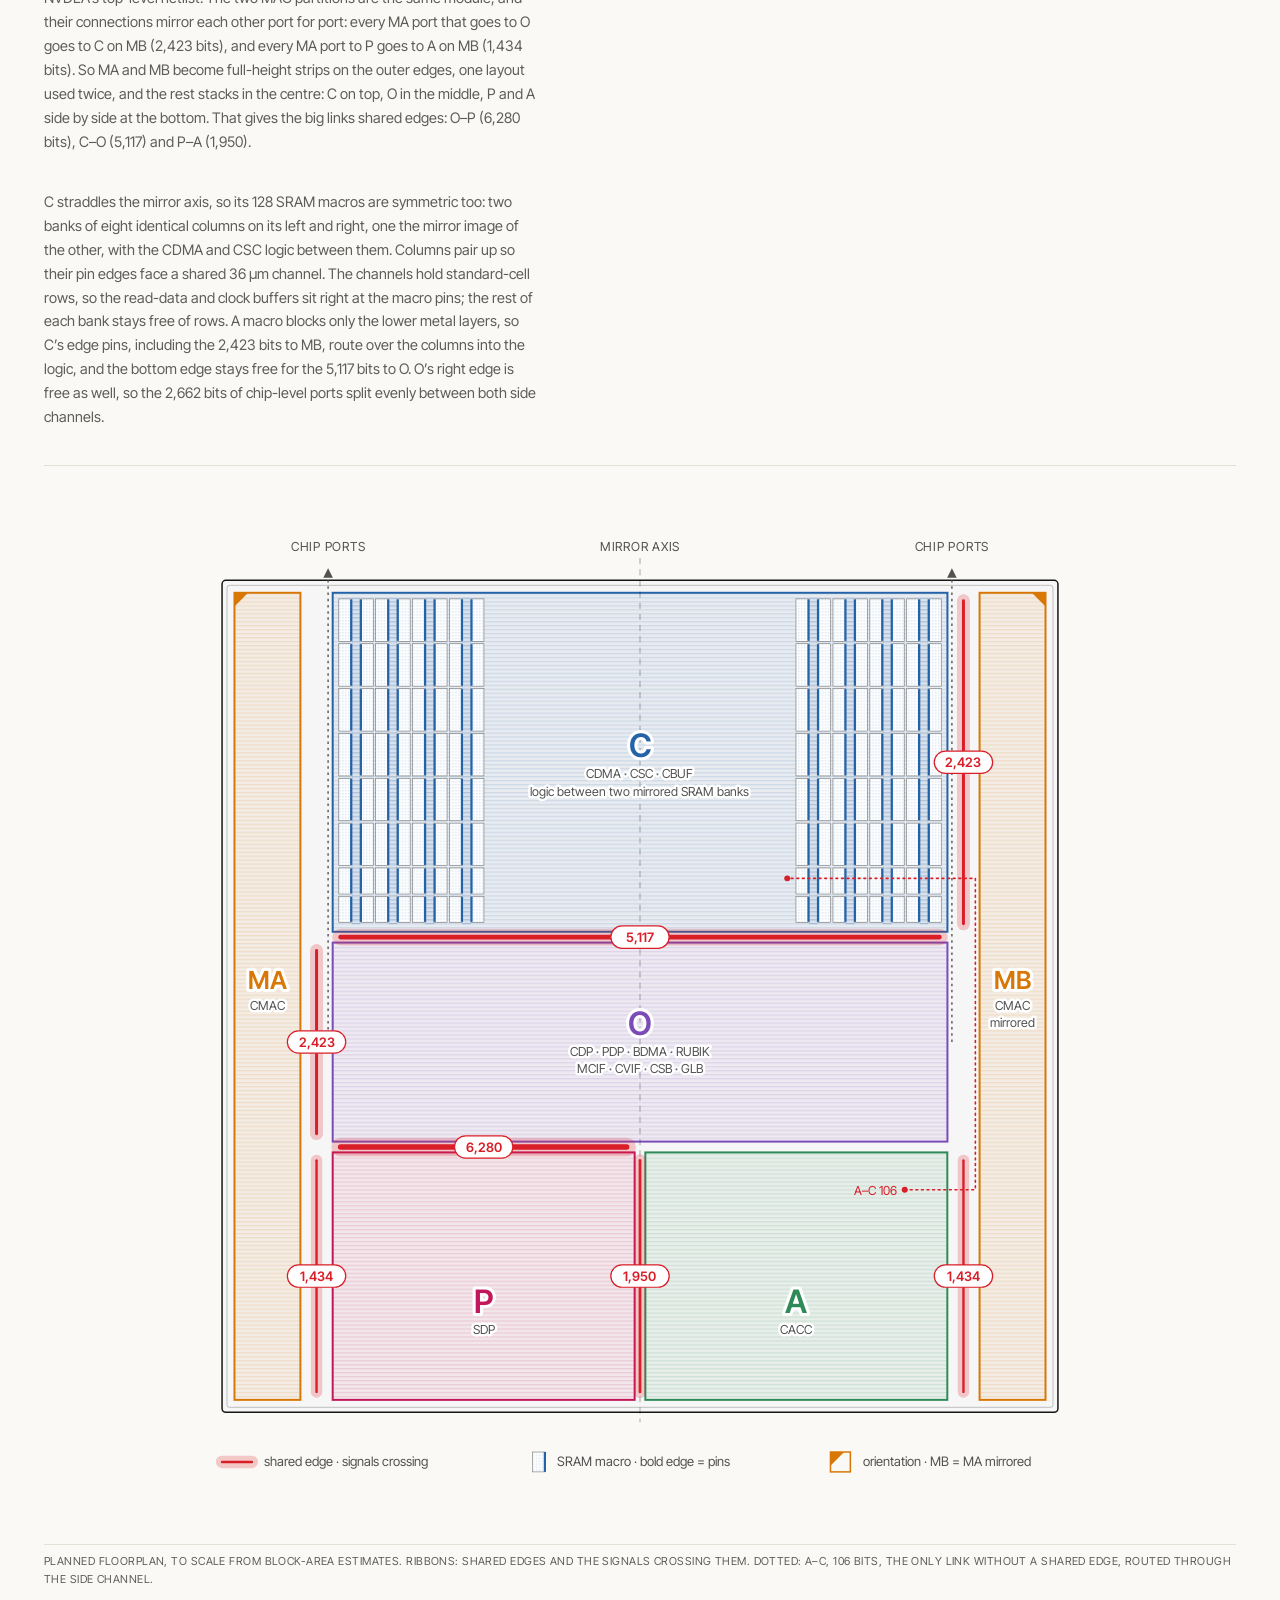
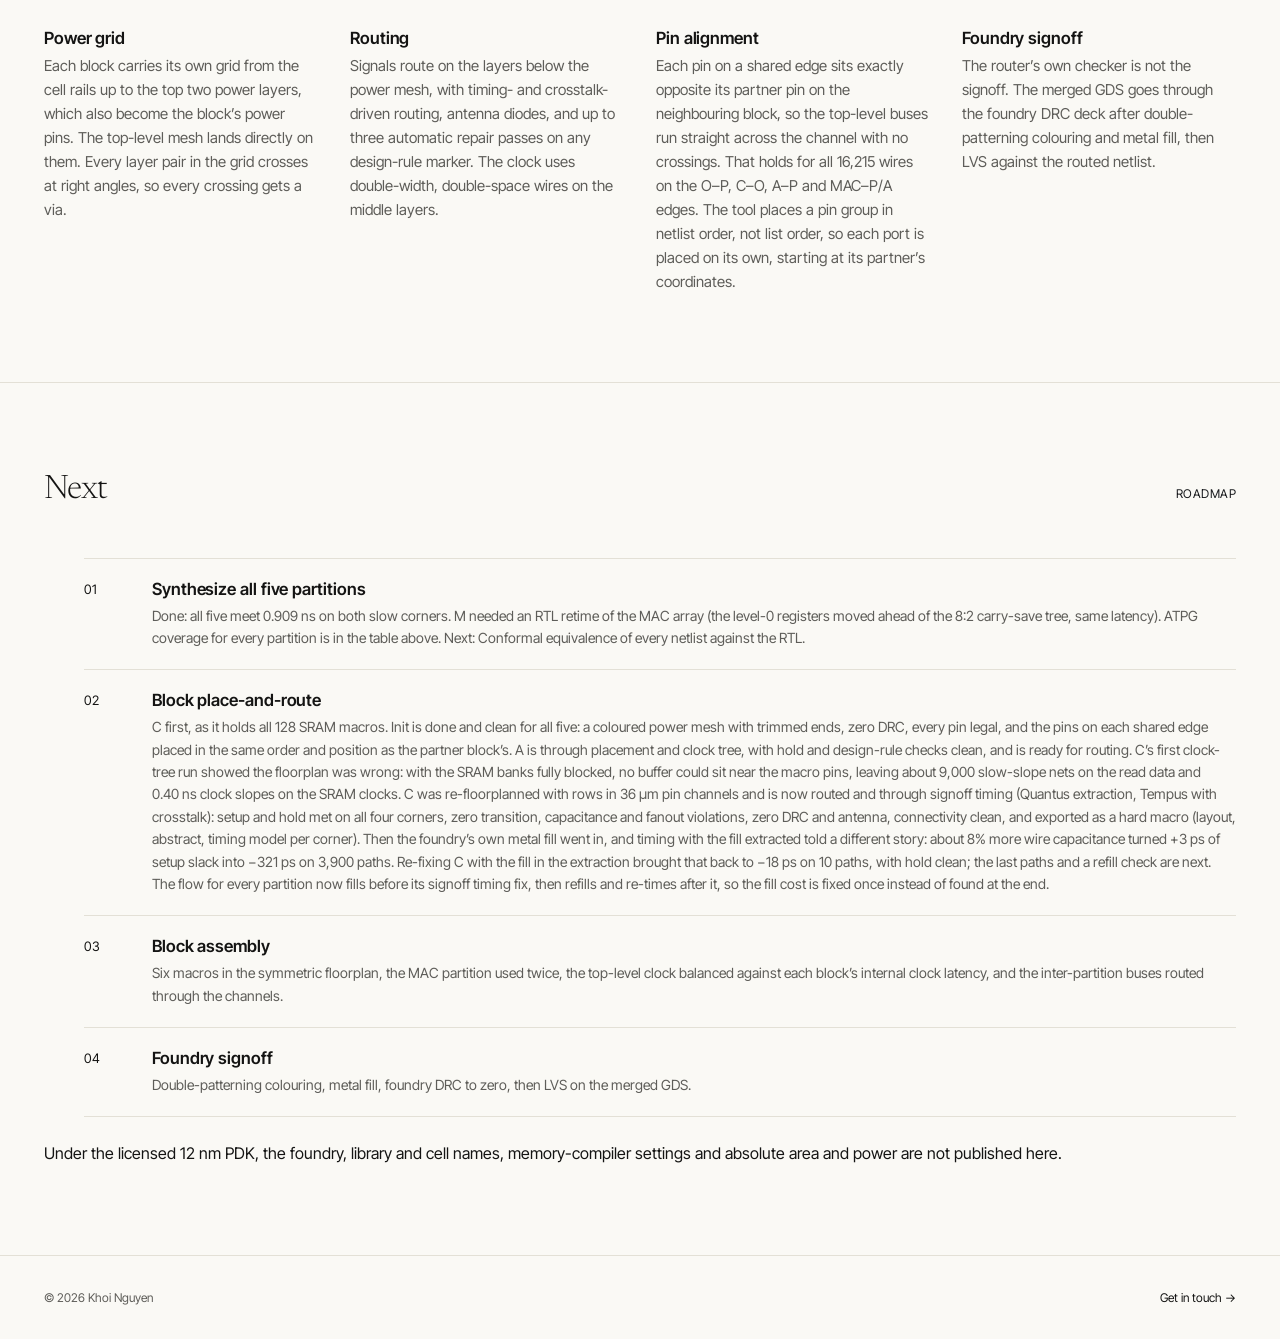
<file: projects/nvdla.html>
<!doctype html>
<html lang="en">
<head>
<meta charset="utf-8" />
<title>NVIDIA NVDLA 12 nm: 1.1 GHz, Multi-Vt, Full Scan — Khoi Nguyen</title>
<meta name="description" content="NVIDIA's open-source deep-learning accelerator implemented in a 12 nm FinFET flow at 1.1 GHz: multi-Vt, clock gating, full scan, hard-macro partitions in a mirror-symmetric floorplan, foundry DRC and LVS signoff." />
<meta name="viewport" content="width=device-width, initial-scale=1" />
<link rel="canonical" href="https://akln0401.github.io/portfolio/projects/nvdla.html" />
<link rel="icon" type="image/svg+xml" href="../assets/favicon.svg" />
<link rel="icon" type="image/png" sizes="32x32" href="../assets/favicon-32.png" />
<link rel="apple-touch-icon" sizes="180x180" href="../assets/apple-touch-icon.png" />
<meta name="theme-color" content="#f4f2ed" />
<meta name="author" content="Khoi Nguyen" />
<meta property="og:type" content="website" />
<meta property="og:site_name" content="Khoi Nguyen — Engineering Portfolio" />
<meta property="og:title" content="NVIDIA NVDLA 12 nm: 1.1 GHz, Multi-Vt, Full Scan — Khoi Nguyen" />
<meta property="og:description" content="NVIDIA's open-source deep-learning accelerator implemented in a 12 nm FinFET flow at 1.1 GHz: multi-Vt, clock gating, full scan, hard-macro partitions in a mirror-symmetric floorplan, foundry DRC and LVS signoff." />
<meta property="og:url" content="https://akln0401.github.io/portfolio/projects/nvdla.html" />
<meta property="og:image" content="https://akln0401.github.io/portfolio/assets/og/nvdla.png?v=20261004" />
<meta property="og:image:width" content="1200" />
<meta property="og:image:height" content="630" />
<meta property="og:image:type" content="image/png" />
<meta property="og:image:alt" content="Khoi Nguyen — engineering portfolio: silicon, sensors, and hardware" />
<meta property="og:locale" content="en_CA" />
<meta name="twitter:card" content="summary_large_image" />
<meta name="twitter:title" content="NVIDIA NVDLA 12 nm: 1.1 GHz, Multi-Vt, Full Scan — Khoi Nguyen" />
<meta name="twitter:description" content="NVIDIA's open-source deep-learning accelerator implemented in a 12 nm FinFET flow at 1.1 GHz: multi-Vt, clock gating, full scan, hard-macro partitions in a mirror-symmetric floorplan, foundry DRC and LVS signoff." />
<meta name="twitter:image" content="https://akln0401.github.io/portfolio/assets/og/nvdla.png?v=20261004" />
<link rel="preconnect" href="https://fonts.googleapis.com" />
<link rel="preconnect" href="https://fonts.gstatic.com" crossorigin />
<link href="https://fonts.googleapis.com/css2?family=Newsreader:opsz,wght@6..72,300;6..72,400;6..72,500&family=Inter+Tight:wght@400;500;600&family=IBM+Plex+Mono:wght@400;600&display=swap" rel="stylesheet" />
<link rel="stylesheet" href="../css/style.css?v=20261125b" />
<style>
.a7 { --a7-text: #17191c;  }

.a7 h1 { margin: 6px 0 20px; font-size: clamp(2.1rem, 1.4rem + 3vw, 3.4rem); line-height: 1.04; letter-spacing: -0.025em; font-weight: 300; }
.a7 h2 { font-size: clamp(1.5rem, 1.2rem + 1.2vw, 2.1rem); line-height: 1.15; letter-spacing: -0.015em; font-weight: 300; }
.a7 h4 { font-size: 1.05rem; line-height: 1.3; font-weight: 600; margin: 0 0 4px; }
.a7 .prose p, .a7 .pd-lede { line-height: 1.65; }
.a7 .section-index { color: var(--a7-text); }
.a7-plate { margin: 0; align-self: center; }
.a7-plate svg { width: 100%; height: auto; display: block; }
.a7-plate figcaption { font-family: var(--font-mono); font-size: 11px; color: var(--muted); margin-top: 6px; }
.a7-facts { margin-top: 18px; padding-top: 14px; border-top: 1px solid var(--line); font-size: 15px; line-height: 1.6; color: var(--ink); max-width: 56ch; }
.a7-fig { border-top: 1px solid var(--line); border-bottom: 1px solid var(--line); padding: 20px 0; margin: 24px 0 8px; color: var(--ink); overflow-x: auto; -webkit-overflow-scrolling: touch; }
.a7-fig svg { width: 100%; min-width: 640px; height: auto; display:block; }
.a7-fig img { width: 100%; height: auto; display:block; }
.a7-fig:focus-visible { outline: 2px solid var(--a7-text); outline-offset: 2px; }
.a7-cap { font-family: var(--font-mono); font-size: 11px; color: var(--muted); letter-spacing: .04em; text-transform: uppercase; }
.a7-photos { display:grid; grid-template-columns: repeat(auto-fit, minmax(280px,1fr)); gap: 20px; }
.a7-photos .a7-fig { border: 0; padding: 0; background: #000; }
.a7-grid { display:grid; grid-template-columns: repeat(auto-fit, minmax(240px,1fr)); gap: 28px 32px; margin-top: 24px; }
.a7-card p { margin: 0; color: var(--muted); font-size: 15px; line-height: 1.6; }
.a7-pnr th, .a7-pnr td { text-align: left; }
.a7-pnr td.ok { color: #2e7d32; font-weight: 600; }
.a7-status { display:block; font-family: var(--font-mono); font-size: 11px; letter-spacing: .06em; text-transform: uppercase; color: var(--a7-text); margin-bottom: 6px; }
</style>

</head>
<body>
<a class="skip-link" href="#main">Skip to content</a>

<header class="site-header">
  <div class="wrap">
    <a class="logo" href="../index.html">
      <strong>Khoi Nguyen</strong>
      <span>Digital IC / ASIC · EE, U of Manitoba</span>
    </a>
    <nav aria-label="Primary">
      <ul class="nav-list" id="nav-list">
        <li><a href="../index.html#experience">Experience</a></li>
        <li><a href="../index.html#projects">Projects</a></li>
        <li><a href="../index.html#fabrication">Fabrication</a></li>
        <li><a href="../research.html">Research</a></li>
        <li><a href="../index.html#publications">Publications</a></li>
        <li><a href="../index.html#skills">Skills</a></li>
        <li><a href="../about.html">About</a></li>
        <li><a href="../index.html#contact">Contact</a></li>
        <li><a class="nav-cv" href="../assets/khoi-nguyen-cv.pdf">Résumé</a></li>
      </ul>
    </nav>
    <button class="nav-toggle" aria-label="Toggle navigation menu" aria-expanded="false" aria-controls="nav-list">
      <span class="nav-toggle-bars"><span></span><span></span><span></span></span>
    </button>
  </div>
</header>

<main id="main" class="a7">
  <section class="page-hero">
    <div class="wrap two-col">
      <div>
        <a class="breadcrumb" href="../index.html#projects">&larr; All projects</a>
        <p class="label">NPU &middot; 12&nbsp;nm FinFET &middot; Multi-V<sub>t</sub> &middot; Clock gating &middot; Scan DFT &middot; in progress</p>
        <h1>NVIDIA NVDLA 12&nbsp;nm: 1.1&nbsp;GHz, Multi-V<sub>t</sub>, Full Scan</h1>
        <p class="dek">NVIDIA&rsquo;s open-source deep-learning accelerator, taken from RTL to a foundry-clean layout under a licensed 12&nbsp;nm FinFET PDK, with power, test and floorplan symmetry built in from the start.</p>
        <p class="a7-facts">Target 0.909&nbsp;ns (1.1&nbsp;GHz) at the slow corner with 10% supply droop, checked hot and cold, on a 13-metal stack with three threshold-voltage flavours. Signoff is the foundry&rsquo;s own DRC and LVS on the merged GDS. The SRAM macros are generated. All five partitions are synthesized and meet timing on both slow corners; M got there after an RTL retime of its MAC array. All five floorplans are verified clean, with the pins on facing block edges lined up wire for wire.</p>
      </div>
      <figure class="a7-plate"><svg viewBox="0 0 520 300" xmlns="http://www.w3.org/2000/svg" role="img" aria-labelledby="pl12T"><title id="pl12T">Implementation flow: RTL, five partition syntheses, five partition hard macros with the MAC partition used twice, top-level assembly, then foundry DRC and LVS</title>
<g font-family="Inter Tight, Helvetica Neue, Arial, sans-serif" fill="#17191c">
<defs><marker id="pa12" viewBox="0 0 10 10" refX="9" refY="5" markerWidth="7" markerHeight="7" orient="auto"><path d="M0 0L10 5L0 10z" fill="#17191c"/></marker></defs>
<rect x="10" y="125" width="70" height="50" fill="none" stroke="#17191c"/><text x="45" y="155" text-anchor="middle" font-size="13" font-weight="600">RTL</text>
<g font-size="11">
<rect x="120" y="30"  width="96" height="34" fill="#c2185b" fill-opacity=".14" stroke="#c2185b"/><text x="168" y="51" text-anchor="middle">A &#183; Genus</text>
<rect x="120" y="80"  width="96" height="34" fill="#2563a8" fill-opacity=".14" stroke="#2563a8"/><text x="168" y="101" text-anchor="middle">C &#183; Genus</text>
<rect x="120" y="130" width="96" height="34" fill="#e08a00" fill-opacity=".14" stroke="#e08a00"/><text x="168" y="151" text-anchor="middle">M &#183; Genus</text>
<rect x="120" y="180" width="96" height="34" fill="#7b4bb7" fill-opacity=".14" stroke="#7b4bb7"/><text x="168" y="201" text-anchor="middle">O &#183; Genus</text>
<rect x="120" y="230" width="96" height="34" fill="#2e8b57" fill-opacity=".14" stroke="#2e8b57"/><text x="168" y="251" text-anchor="middle">P &#183; Genus</text>
<rect x="250" y="30"  width="96" height="34" fill="#c2185b" fill-opacity=".14" stroke="#c2185b"/><text x="298" y="51" text-anchor="middle">A &#183; Innovus</text>
<rect x="250" y="80"  width="96" height="34" fill="#2563a8" fill-opacity=".14" stroke="#2563a8"/><text x="298" y="101" text-anchor="middle">C &#183; Innovus</text>
<rect x="250" y="130" width="96" height="34" fill="#e08a00" fill-opacity=".14" stroke="#e08a00"/><text x="298" y="151" text-anchor="middle">M &#183; Innovus &#215;2</text>
<rect x="250" y="180" width="96" height="34" fill="#7b4bb7" fill-opacity=".14" stroke="#7b4bb7"/><text x="298" y="201" text-anchor="middle">O &#183; Innovus</text>
<rect x="250" y="230" width="96" height="34" fill="#2e8b57" fill-opacity=".14" stroke="#2e8b57"/><text x="298" y="251" text-anchor="middle">P &#183; Innovus</text>
</g>
<rect x="380" y="115" width="58" height="70" fill="none" stroke="#17191c"/><text x="409" y="146" text-anchor="middle" font-size="11" font-weight="600">Top</text><text x="409" y="161" text-anchor="middle" font-size="10" fill-opacity=".65">6 macros</text>
<rect x="460" y="115" width="52" height="70" fill="#17191c"/><text x="486" y="146" text-anchor="middle" font-size="11" font-weight="600" fill="#ffffff">DRC</text><text x="486" y="161" text-anchor="middle" font-size="11" font-weight="600" fill="#ffffff">LVS</text>
<g stroke="#17191c" fill="none" marker-end="url(#pa12)">
<path d="M80 150 L110 47"/><path d="M80 150 L110 97"/><path d="M80 150 L110 147"/><path d="M80 150 L110 197"/><path d="M80 150 L110 247"/>
<path d="M216 47 L246 47"/><path d="M216 97 L246 97"/><path d="M216 147 L246 147"/><path d="M216 197 L246 197"/><path d="M216 247 L246 247"/>
<path d="M346 47 L376 125"/><path d="M346 97 L376 135"/><path d="M346 147 L376 150"/><path d="M346 197 L376 165"/><path d="M346 247 L376 175"/>
<path d="M438 150 L456 150"/>
</g>
<text x="10" y="292" font-size="10.5" fill="#6c6b67">Each partition is synthesized and laid out on its own, then placed as a hard macro.</text>
</g></svg><figcaption>The flow: five partitions, each synthesized and laid out on its own</figcaption></figure>
    </div>
  </section>

  <section class="section" style="border-top:none;">
    <div class="wrap">
      <div class="section-head"><h2>How NVDLA works</h2><span class="section-index">ARCHITECTURE</span></div>
      <div class="two-col">
        <div class="prose">
          <p>NVDLA (NVIDIA Deep Learning Accelerator) is a fixed-function inference engine that NVIDIA open-sourced in 2017. A host CPU programs it through a register interface (CSB), points it at feature maps and weights in memory, and the hardware runs a layer (convolution, activation, pooling, normalization) without the CPU touching the data.</p>
          <p>The convolution core does most of the work. CDMA streams feature-map data and weights from memory into the on-chip convolution buffer (CBUF). The sequencer (CSC) reads them back in the order the math needs and feeds the MAC array (CMAC), split into two identical halves. CACC sums partial results across channels.</p>
        </div>
        <div class="prose">
          <p>Results then flow through the post-processing pipeline: SDP applies per-element operations (bias, batch norm, ReLU/PReLU, element-wise add), PDP does pooling, and CDP does cross-channel normalization. BDMA and RUBIK copy and reshape tensors between layers.</p>
          <p>For physical design, NVDLA is cut into five partitions, each synthesized and laid out on its own. Partition C carries the convolution buffer: 128 dual-port SRAM macros.</p>
        </div>
      </div>
      <figure class="a7-fig" tabindex="0"><svg viewBox="0 0 960 340" xmlns="http://www.w3.org/2000/svg" role="img" aria-labelledby="df12T"><title id="df12T">NVDLA dataflow: memory to CDMA, CBUF, CSC, CMAC, CACC, SDP, then PDP, CDP, BDMA and RUBIK, coloured by partition</title><defs><marker id="ah12" viewBox="0 0 10 10" refX="9" refY="5" markerWidth="7" markerHeight="7" orient="auto"><path d="M0 0L10 5L0 10z" fill="currentColor" fill-opacity=".6"/></marker></defs><rect x="0" y="10" width="960" height="48" rx="6" fill="#7b4bb7" fill-opacity=".16" stroke="#7b4bb7" stroke-width="1.5"/><text x="480.0" y="32.0" text-anchor="middle" font-family="Inter Tight, Helvetica Neue, Arial, sans-serif" font-size="14" font-weight="600" fill="currentColor">DRAM / SRAM · MCIF</text><text x="480.0" y="49.0" text-anchor="middle" font-family="Inter Tight, Helvetica Neue, Arial, sans-serif" font-size="10.5" fill="currentColor" fill-opacity=".7">feature maps, weights, results</text><rect x="0" y="110" width="140" height="64" rx="6" fill="#2563a8" fill-opacity=".16" stroke="#2563a8" stroke-width="1.5"/><text x="70.0" y="140.0" text-anchor="middle" font-family="Inter Tight, Helvetica Neue, Arial, sans-serif" font-size="14" font-weight="600" fill="currentColor">CDMA</text><text x="70.0" y="157.0" text-anchor="middle" font-family="Inter Tight, Helvetica Neue, Arial, sans-serif" font-size="10.5" fill="currentColor" fill-opacity=".7">fetch from memory</text><rect x="164" y="110" width="140" height="64" rx="6" fill="#2563a8" fill-opacity=".16" stroke="#2563a8" stroke-width="1.5"/><text x="234.0" y="140.0" text-anchor="middle" font-family="Inter Tight, Helvetica Neue, Arial, sans-serif" font-size="14" font-weight="600" fill="currentColor">CBUF</text><text x="234.0" y="157.0" text-anchor="middle" font-family="Inter Tight, Helvetica Neue, Arial, sans-serif" font-size="10.5" fill="currentColor" fill-opacity=".7">128 SRAM macros</text><line x1="140" y1="142" x2="162" y2="142" stroke="currentColor" stroke-opacity=".55" stroke-width="1.5" marker-end="url(#ah12)"/><rect x="328" y="110" width="140" height="64" rx="6" fill="#2563a8" fill-opacity=".16" stroke="#2563a8" stroke-width="1.5"/><text x="398.0" y="140.0" text-anchor="middle" font-family="Inter Tight, Helvetica Neue, Arial, sans-serif" font-size="14" font-weight="600" fill="currentColor">CSC</text><text x="398.0" y="157.0" text-anchor="middle" font-family="Inter Tight, Helvetica Neue, Arial, sans-serif" font-size="10.5" fill="currentColor" fill-opacity=".7">weight decode</text><line x1="304" y1="142" x2="326" y2="142" stroke="currentColor" stroke-opacity=".55" stroke-width="1.5" marker-end="url(#ah12)"/><rect x="492" y="110" width="140" height="64" rx="6" fill="#e08a00" fill-opacity=".16" stroke="#e08a00" stroke-width="1.5"/><text x="562.0" y="140.0" text-anchor="middle" font-family="Inter Tight, Helvetica Neue, Arial, sans-serif" font-size="14" font-weight="600" fill="currentColor">CMAC ×2</text><text x="562.0" y="157.0" text-anchor="middle" font-family="Inter Tight, Helvetica Neue, Arial, sans-serif" font-size="10.5" fill="currentColor" fill-opacity=".7">multiply (ma, mb)</text><line x1="468" y1="142" x2="490" y2="142" stroke="currentColor" stroke-opacity=".55" stroke-width="1.5" marker-end="url(#ah12)"/><rect x="656" y="110" width="140" height="64" rx="6" fill="#2e8b57" fill-opacity=".16" stroke="#2e8b57" stroke-width="1.5"/><text x="726.0" y="140.0" text-anchor="middle" font-family="Inter Tight, Helvetica Neue, Arial, sans-serif" font-size="14" font-weight="600" fill="currentColor">CACC</text><text x="726.0" y="157.0" text-anchor="middle" font-family="Inter Tight, Helvetica Neue, Arial, sans-serif" font-size="10.5" fill="currentColor" fill-opacity=".7">partial sums</text><line x1="632" y1="142" x2="654" y2="142" stroke="currentColor" stroke-opacity=".55" stroke-width="1.5" marker-end="url(#ah12)"/><rect x="820" y="110" width="140" height="64" rx="6" fill="#c2185b" fill-opacity=".16" stroke="#c2185b" stroke-width="1.5"/><text x="890.0" y="140.0" text-anchor="middle" font-family="Inter Tight, Helvetica Neue, Arial, sans-serif" font-size="14" font-weight="600" fill="currentColor">SDP</text><text x="890.0" y="157.0" text-anchor="middle" font-family="Inter Tight, Helvetica Neue, Arial, sans-serif" font-size="10.5" fill="currentColor" fill-opacity=".7">bias, BN, ReLU</text><line x1="796" y1="142" x2="818" y2="142" stroke="currentColor" stroke-opacity=".55" stroke-width="1.5" marker-end="url(#ah12)"/><rect x="492" y="230" width="140" height="64" rx="6" fill="#7b4bb7" fill-opacity=".16" stroke="#7b4bb7" stroke-width="1.5"/><text x="562.0" y="260.0" text-anchor="middle" font-family="Inter Tight, Helvetica Neue, Arial, sans-serif" font-size="14" font-weight="600" fill="currentColor">PDP</text><text x="562.0" y="277.0" text-anchor="middle" font-family="Inter Tight, Helvetica Neue, Arial, sans-serif" font-size="10.5" fill="currentColor" fill-opacity=".7">pooling</text><rect x="656" y="230" width="140" height="64" rx="6" fill="#7b4bb7" fill-opacity=".16" stroke="#7b4bb7" stroke-width="1.5"/><text x="726.0" y="260.0" text-anchor="middle" font-family="Inter Tight, Helvetica Neue, Arial, sans-serif" font-size="14" font-weight="600" fill="currentColor">CDP</text><text x="726.0" y="277.0" text-anchor="middle" font-family="Inter Tight, Helvetica Neue, Arial, sans-serif" font-size="10.5" fill="currentColor" fill-opacity=".7">LRN, LUT exp/log</text><rect x="820" y="230" width="140" height="64" rx="6" fill="#7b4bb7" fill-opacity=".16" stroke="#7b4bb7" stroke-width="1.5"/><text x="890.0" y="260.0" text-anchor="middle" font-family="Inter Tight, Helvetica Neue, Arial, sans-serif" font-size="14" font-weight="600" fill="currentColor">BDMA · RUBIK</text><text x="890.0" y="277.0" text-anchor="middle" font-family="Inter Tight, Helvetica Neue, Arial, sans-serif" font-size="10.5" fill="currentColor" fill-opacity=".7">copy, reshape</text><line x1="70.0" y1="58" x2="70.0" y2="108" stroke="currentColor" stroke-opacity=".55" stroke-width="1.5" marker-end="url(#ah12)"/><line x1="890.0" y1="174" x2="890.0" y2="228" stroke="currentColor" stroke-opacity=".55" stroke-width="1.5" marker-end="url(#ah12)"/><line x1="820" y1="262" x2="798" y2="262" stroke="currentColor" stroke-opacity=".55" stroke-width="1.5" marker-end="url(#ah12)"/><line x1="656" y1="262" x2="634" y2="262" stroke="currentColor" stroke-opacity=".55" stroke-width="1.5" marker-end="url(#ah12)"/><line x1="940" y1="108" x2="940" y2="60" stroke="currentColor" stroke-opacity=".55" stroke-width="1.5" marker-end="url(#ah12)"/><g font-family="Inter Tight, Helvetica Neue, Arial, sans-serif" font-size="11" fill="currentColor"><rect x="0" y="318" width="11" height="11" fill="#2563a8"/><text x="16" y="328">Partition C</text><rect x="130" y="318" width="11" height="11" fill="#e08a00"/><text x="146" y="328">Partition M</text><rect x="260" y="318" width="11" height="11" fill="#2e8b57"/><text x="276" y="328">Partition A</text><rect x="390" y="318" width="11" height="11" fill="#c2185b"/><text x="406" y="328">Partition P</text><rect x="520" y="318" width="11" height="11" fill="#7b4bb7"/><text x="536" y="328">Partition O</text></g></svg></figure>
      <p class="a7-cap">NVDLA dataflow, coloured by partition</p>
    </div>
  </section>

  <section class="section">
    <div class="wrap">
      <div class="section-head"><h2>Low power, test and PPA</h2><span class="section-index">IMPLEMENTATION</span></div>
      <p class="pd-lede">All five partitions share one synthesis script and one place-and-route script, so each gets the same treatment.</p>
      <div class="a7-grid">
        <div class="a7-card"><h4>Three threshold voltages</h4><span class="a7-status">done</span><p>The slow, regular and fast V<sub>t</sub> flavours are loaded together. Optimization is weighted toward leakage, so cells stay on the slow flavour by default and switch to a faster one only where a path needs the speed. Hold fixing uses slow-flavour delay cells only.</p></div>
        <div class="a7-card"><h4>Clock gating</h4><span class="a7-status">done &middot; 99.9% of flops gated</span><p>NVDLA&rsquo;s own RTL clock gates are imported as real gating cells, and synthesis adds more where 3 to 64 flops share an enable. Scan-enable is defined before the gates go in, so every gate&rsquo;s test pin is driven by it rather than tied to a constant.</p></div>
        <div class="a7-card"><h4>Scan chains</h4><span class="a7-status">done &middot; 1.86&nbsp;M scan flops</span><p>Muxed scan inserted by synthesis from the library&rsquo;s own scan flops: 128 chains per partition behind on-chip compression, so each block needs only 8 scan-in and 8 scan-out pins and the assembled design still fits a pad ring. Written out as SCANDEF so placement can reorder each chain by location. Each netlist is checked by Conformal equivalence and by Modus chain tracing and ATPG.</p></div>
        <div class="a7-card"><h4>PPA optimization</h4><span class="a7-status">applied</span><p>Genus 25.1 at its highest optimization effort, with physical libraries and the extraction tech file loaded so cell sizes and wire estimates are real. Timing carries margin from the first run: clock uncertainty for jitter and skew, a flat on-chip-variation derate, and a boundary budget on every partition port, checked at both slow corners. The clock period stays fixed: misses get fixed in the design or the flow, not by relaxing the target.</p></div>
        <div class="a7-card"><h4>SRAM for 13 metals</h4><span class="a7-status">generated</span><p>Both CBUF macro sizes were generated with the memory compiler, with timing views at every signoff corner. A macro uses only the lower metal layers and blocks them; everything above routes straight over it, so the same layout works on the 13-metal stack.</p></div>
        <div class="a7-card"><h4>Signoff corners</h4><span class="a7-status">set</span><p>Setup at the slow corner with 10% supply droop, hot and cold, since at FinFET voltages cold can be the slower case. Hold at the fast corner with 10% over-voltage, also hot and cold. Power at the typical corner, 85&nbsp;&deg;C.</p></div>
      </div>
    </div>
  </section>

  <section class="section">
    <div class="wrap">
      <div class="section-head"><h2>Synthesis</h2><span class="section-index">GENUS 25.1</span></div>
      <p class="pd-lede">Partitions run one at a time on a shared server. Results go here as each one closes: setup slack at 0.909&nbsp;ns, cell count, scan chains, clock gates and the V<sub>t</sub> mix (regular / low / super-low). The floorplan column is the Innovus init check: DRC, power-grid connectivity and pin legality.</p>
      <div class="table-scroll"><table class="data-table a7-pnr">
        <thead><tr><th>Partition</th><th>Contents</th><th>Synthesis</th><th>Floorplan</th></tr></thead>
        <tbody>
          <tr><th>A</th><td>CACC</td><td class="ok">met 0.909&nbsp;ns, hot and cold &middot; 128 scan chains &middot; V<sub>t</sub> 82/13/5%</td><td class="ok">clean: 0 DRC, PG connected, 3,550 pins legal</td></tr>
          <tr><th>C</th><td>CDMA, CBUF (128 SRAM), CSC</td><td class="ok">met 0.909&nbsp;ns, hot and cold &middot; 128 scan chains &middot; V<sub>t</sub> 74/17/8%</td><td class="ok">clean (v2, rows in 36&nbsp;&micro;m SRAM pin channels): 0 DRC, PG connected, 7,706 pins legal</td></tr>
          <tr><th>M</th><td>CMAC (used twice)</td><td class="ok">met 0.909&nbsp;ns, hot and cold, after an RTL retime of the MAC adder tree (first run &minus;55&nbsp;ps) &middot; 128 scan chains &middot; V<sub>t</sub> 38/32/30%</td><td class="ok">clean: 0 DRC, PG connected, 3,885 pins legal</td></tr>
          <tr><th>O</th><td>CDP, PDP, BDMA, RUBIK, MCIF, CVIF, CSB, GLB</td><td class="ok">met 0.909&nbsp;ns, hot and cold &middot; 128 scan chains &middot; V<sub>t</sub> 82/14/5%</td><td class="ok">clean: 0 DRC, PG connected, 16,505 pins legal</td></tr>
          <tr><th>P</th><td>SDP</td><td class="ok">met 0.909&nbsp;ns, hot and cold &middot; 128 scan chains &middot; V<sub>t</sub> 78/14/7%</td><td class="ok">clean: 0 DRC, PG connected, 9,724 pins legal</td></tr>
        </tbody>
      </table></div>
      <h3 style="margin-top:40px;">Scan chains and clock gating</h3>
      <p class="pd-lede">Every partition has the same test structure: 128 balanced internal chains behind on-chip compression, so the tester drives only 8 scan-in and 8 scan-out pins per block and each test pattern shifts in 16&times; fewer cycles. Clock gating covers practically every flop: across the five partitions, 52,976 gates switch off 99.9% of 1.86&nbsp;million flops when their data is not changing. In every partition, all clock-gate test pins are driven by scan-enable (0 left tied), so the gated flops still shift during test.</p>
      <div class="table-scroll"><table class="data-table a7-pnr">
        <thead><tr><th>Partition</th><th>Flops</th><th>Scan flops</th><th>Chain length</th><th>Clock gates</th><th>Flops gated</th></tr></thead>
        <tbody>
          <tr><th>A</th><td>396,759</td><td>396,623</td><td>3,099</td><td>7,656</td><td class="ok">99.95%</td></tr>
          <tr><th>C</th><td>231,871</td><td>231,607</td><td>1,810</td><td>6,375</td><td class="ok">99.79%</td></tr>
          <tr><th>M</th><td>66,034</td><td>65,898</td><td>515</td><td>2,847</td><td class="ok">99.77%</td></tr>
          <tr><th>O</th><td>744,144</td><td>744,008</td><td>5,856</td><td>25,163</td><td class="ok">99.85%</td></tr>
          <tr><th>P</th><td>422,975</td><td>422,839</td><td>3,304</td><td>10,935</td><td class="ok">99.93%</td></tr>
        </tbody>
      </table></div>
      <p class="a7-cap">From the Genus scan-chain and clock-gating reports. M is counted once, though it is placed twice in the block. Most of A&rsquo;s flops are its accumulator buffers, built as flop RAMs so they can be scanned. Chain length is the longest of the 128 chains.</p>
      <h3 style="margin-top:40px;">ATPG coverage</h3>
      <p class="pd-lede">Test patterns generated in Modus for every partition, stuck-at and transition faults. Transition patterns are launched on capture at 400&nbsp;MHz, the fastest clock the tester rules allow. Every partition is above 98% stuck-at and 86% transition coverage.</p>
      <div class="table-scroll"><table class="data-table a7-pnr">
        <thead><tr><th>Partition</th><th>Stuck-at coverage</th><th>Transition coverage</th></tr></thead>
        <tbody>
          <tr><th>A</th><td class="ok">99.71%</td><td class="ok">86.1%</td></tr>
          <tr><th>C</th><td class="ok">98.22%</td><td class="ok">89.0%</td></tr>
          <tr><th>M</th><td class="ok">99.44%</td><td class="ok">96.9%</td></tr>
          <tr><th>O</th><td class="ok">99.38%</td><td class="ok">87.1%</td></tr>
          <tr><th>P</th><td class="ok">99.69%</td><td class="ok">88.7%</td></tr>
        </tbody>
      </table></div>
      <p class="a7-cap">Test coverage from the Modus global fault statistics after all stuck-at and transition pattern sets.</p>
    </div>
  </section>

  <section class="section">
    <div class="wrap">
      <div class="section-head"><h2>Place-and-route plan</h2><span class="section-index">FLOORPLAN</span></div>
      <p class="pd-lede">Each partition is placed and routed on its own as a hard macro, then the block is assembled from those macros. The floorplan is mirror-symmetric: one MAC partition layout is used twice, with MB flipped.</p>
      <p class="pd-lede">The arrangement comes from counting every signal between partitions in NVDLA&rsquo;s top-level netlist. The two MAC partitions are the same module, and their connections mirror each other port for port: every MA port that goes to O goes to C on MB (2,423 bits), and every MA port to P goes to A on MB (1,434 bits). So MA and MB become full-height strips on the outer edges, one layout used twice, and the rest stacks in the centre: C on top, O in the middle, P and A side by side at the bottom. That gives the big links shared edges: O&ndash;P (6,280 bits), C&ndash;O (5,117) and P&ndash;A (1,950).</p>
      <p class="pd-lede">C straddles the mirror axis, so its 128 SRAM macros are symmetric too: two banks of eight identical columns on its left and right, one the mirror image of the other, with the CDMA and CSC logic between them. Columns pair up so their pin edges face a shared 36&nbsp;&micro;m channel. The channels hold standard-cell rows, so the read-data and clock buffers sit right at the macro pins; the rest of each bank stays free of rows. A macro blocks only the lower metal layers, so C&rsquo;s edge pins, including the 2,423 bits to MB, route over the columns into the logic, and the bottom edge stays free for the 5,117 bits to O. O&rsquo;s right edge is free as well, so the 2,662 bits of chip-level ports split evenly between both side channels.</p>
      <figure class="a7-fig" tabindex="0"><svg viewBox="0 0 960 836" xmlns="http://www.w3.org/2000/svg" role="img" aria-labelledby="fp12T fp12D"><title id="fp12T">Planned NV_nvdla floorplan, to scale and mirror-symmetric about the vertical axis</title><desc id="fp12D">MAC partitions MA and MB are full-height strips on the outer edges, MB the mirror image of MA. In the centre, C runs across the top with its 128 SRAM macros in two mirrored banks of eight identical columns, O sits below it, and P and A sit side by side along the bottom. Ribbons mark the shared edges and the number of signals crossing each one; the only link without a shared edge is A to C, 106 bits, routed through the side channel.</desc><defs><pattern id="fpRowma" width="8" height="3.2" patternUnits="userSpaceOnUse"><rect width="8" height="3.2" fill="#d97706" fill-opacity=".07"/><rect width="8" height="1.1" fill="#d97706" fill-opacity=".13"/></pattern><pattern id="fpRowc" width="8" height="3.2" patternUnits="userSpaceOnUse"><rect width="8" height="3.2" fill="#2563a8" fill-opacity=".07"/><rect width="8" height="1.1" fill="#2563a8" fill-opacity=".13"/></pattern><pattern id="fpRowo" width="8" height="3.2" patternUnits="userSpaceOnUse"><rect width="8" height="3.2" fill="#7b4bb7" fill-opacity=".07"/><rect width="8" height="1.1" fill="#7b4bb7" fill-opacity=".13"/></pattern><pattern id="fpRowp" width="8" height="3.2" patternUnits="userSpaceOnUse"><rect width="8" height="3.2" fill="#c2185b" fill-opacity=".07"/><rect width="8" height="1.1" fill="#c2185b" fill-opacity=".13"/></pattern><pattern id="fpRowa" width="8" height="3.2" patternUnits="userSpaceOnUse"><rect width="8" height="3.2" fill="#2e8b57" fill-opacity=".07"/><rect width="8" height="1.1" fill="#2e8b57" fill-opacity=".13"/></pattern><pattern id="fpBit" width="2.4" height="2.4" patternUnits="userSpaceOnUse"><rect width="2.4" height="2.4" fill="#ffffff"/><rect width="1.2" height="1.2" fill="#2563a8" fill-opacity=".16"/></pattern><marker id="fpArr" viewBox="0 0 8 8" refX="4" refY="4" markerWidth="7" markerHeight="7" orient="auto-start-reverse"><path d="M0 0 L8 4 L0 8 z" fill="#525252"/></marker></defs><style>.fpb .fpt{transition:fill-opacity .2s}.fpb:hover .fpt{fill-opacity:.16}</style><g font-family="Inter Tight, Helvetica Neue, Arial, sans-serif" fill="#161616"><rect x="143.4" y="76.0" width="673.2" height="670.0" rx="3" fill="#f6f6f6" stroke="#161616" stroke-width="1.2"/><rect x="147.4" y="80.0" width="665.2" height="662.0" rx="2" fill="none" stroke="#161616" stroke-opacity=".25" stroke-width=".8"/><g class="fpb"><rect x="153.4" y="86.0" width="53.1" height="650.0" fill="url(#fpRowma)"/><rect class="fpt" x="153.4" y="86.0" width="53.1" height="650.0" fill="#d97706" fill-opacity="0" stroke="#d97706" stroke-width="1.6"/></g><g class="fpb"><rect x="753.5" y="86.0" width="53.1" height="650.0" fill="url(#fpRowma)"/><rect class="fpt" x="753.5" y="86.0" width="53.1" height="650.0" fill="#d97706" fill-opacity="0" stroke="#d97706" stroke-width="1.6"/></g><g class="fpb"><rect x="232.5" y="86.0" width="495.1" height="273.0" fill="url(#fpRowc)"/><rect class="fpt" x="232.5" y="86.0" width="495.1" height="273.0" fill="#2563a8" fill-opacity="0" stroke="#2563a8" stroke-width="1.6"/></g><g class="fpb"><rect x="232.5" y="367.7" width="495.1" height="160.3" fill="url(#fpRowo)"/><rect class="fpt" x="232.5" y="367.7" width="495.1" height="160.3" fill="#7b4bb7" fill-opacity="0" stroke="#7b4bb7" stroke-width="1.6"/></g><g class="fpb"><rect x="232.5" y="536.7" width="243.2" height="199.3" fill="url(#fpRowp)"/><rect class="fpt" x="232.5" y="536.7" width="243.2" height="199.3" fill="#c2185b" fill-opacity="0" stroke="#c2185b" stroke-width="1.6"/></g><g class="fpb"><rect x="484.3" y="536.7" width="243.2" height="199.3" fill="url(#fpRowa)"/><rect class="fpt" x="484.3" y="536.7" width="243.2" height="199.3" fill="#2e8b57" fill-opacity="0" stroke="#2e8b57" stroke-width="1.6"/></g><path d="M153.4 86.0 h11 L153.4 97.0 z" fill="#d97706"/><path d="M806.6 86.0 h-11 L806.6 97.0 z" fill="#d97706"/><rect x="237.4" y="90.9" width="10.0" height="34.2" fill="url(#fpBit)" stroke="#161616" stroke-opacity=".55" stroke-width=".5"/><line x1="247.4" y1="91.3" x2="247.4" y2="124.7" stroke="#2563a8" stroke-width="1.8"/><rect x="237.4" y="127.0" width="10.0" height="34.2" fill="url(#fpBit)" stroke="#161616" stroke-opacity=".55" stroke-width=".5"/><line x1="247.4" y1="127.4" x2="247.4" y2="160.8" stroke="#2563a8" stroke-width="1.8"/><rect x="237.4" y="163.2" width="10.0" height="34.2" fill="url(#fpBit)" stroke="#161616" stroke-opacity=".55" stroke-width=".5"/><line x1="247.4" y1="163.6" x2="247.4" y2="196.9" stroke="#2563a8" stroke-width="1.8"/><rect x="237.4" y="199.3" width="10.0" height="34.2" fill="url(#fpBit)" stroke="#161616" stroke-opacity=".55" stroke-width=".5"/><line x1="247.4" y1="199.7" x2="247.4" y2="233.0" stroke="#2563a8" stroke-width="1.8"/><rect x="237.4" y="235.4" width="10.0" height="34.2" fill="url(#fpBit)" stroke="#161616" stroke-opacity=".55" stroke-width=".5"/><line x1="247.4" y1="235.8" x2="247.4" y2="269.1" stroke="#2563a8" stroke-width="1.8"/><rect x="237.4" y="271.5" width="10.0" height="34.2" fill="url(#fpBit)" stroke="#161616" stroke-opacity=".55" stroke-width=".5"/><line x1="247.4" y1="271.9" x2="247.4" y2="305.2" stroke="#2563a8" stroke-width="1.8"/><rect x="237.4" y="307.6" width="10.0" height="21.0" fill="url(#fpBit)" stroke="#161616" stroke-opacity=".55" stroke-width=".5"/><line x1="247.4" y1="308.0" x2="247.4" y2="328.1" stroke="#2563a8" stroke-width="1.8"/><rect x="237.4" y="330.5" width="10.0" height="21.0" fill="url(#fpBit)" stroke="#161616" stroke-opacity=".55" stroke-width=".5"/><line x1="247.4" y1="330.9" x2="247.4" y2="351.0" stroke="#2563a8" stroke-width="1.8"/><rect x="712.6" y="90.9" width="10.0" height="34.2" fill="url(#fpBit)" stroke="#161616" stroke-opacity=".55" stroke-width=".5"/><line x1="712.6" y1="91.3" x2="712.6" y2="124.7" stroke="#2563a8" stroke-width="1.8"/><rect x="712.6" y="127.0" width="10.0" height="34.2" fill="url(#fpBit)" stroke="#161616" stroke-opacity=".55" stroke-width=".5"/><line x1="712.6" y1="127.4" x2="712.6" y2="160.8" stroke="#2563a8" stroke-width="1.8"/><rect x="712.6" y="163.2" width="10.0" height="34.2" fill="url(#fpBit)" stroke="#161616" stroke-opacity=".55" stroke-width=".5"/><line x1="712.6" y1="163.6" x2="712.6" y2="196.9" stroke="#2563a8" stroke-width="1.8"/><rect x="712.6" y="199.3" width="10.0" height="34.2" fill="url(#fpBit)" stroke="#161616" stroke-opacity=".55" stroke-width=".5"/><line x1="712.6" y1="199.7" x2="712.6" y2="233.0" stroke="#2563a8" stroke-width="1.8"/><rect x="712.6" y="235.4" width="10.0" height="34.2" fill="url(#fpBit)" stroke="#161616" stroke-opacity=".55" stroke-width=".5"/><line x1="712.6" y1="235.8" x2="712.6" y2="269.1" stroke="#2563a8" stroke-width="1.8"/><rect x="712.6" y="271.5" width="10.0" height="34.2" fill="url(#fpBit)" stroke="#161616" stroke-opacity=".55" stroke-width=".5"/><line x1="712.6" y1="271.9" x2="712.6" y2="305.2" stroke="#2563a8" stroke-width="1.8"/><rect x="712.6" y="307.6" width="10.0" height="21.0" fill="url(#fpBit)" stroke="#161616" stroke-opacity=".55" stroke-width=".5"/><line x1="712.6" y1="308.0" x2="712.6" y2="328.1" stroke="#2563a8" stroke-width="1.8"/><rect x="712.6" y="330.5" width="10.0" height="21.0" fill="url(#fpBit)" stroke="#161616" stroke-opacity=".55" stroke-width=".5"/><line x1="712.6" y1="330.9" x2="712.6" y2="351.0" stroke="#2563a8" stroke-width="1.8"/><rect x="248.1" y="90.3" width="6.4" height="262.4" fill="url(#fpRowc)" stroke="#2563a8" stroke-opacity=".35" stroke-width=".4"/><rect x="705.5" y="90.3" width="6.4" height="262.4" fill="url(#fpRowc)" stroke="#2563a8" stroke-opacity=".35" stroke-width=".4"/><rect x="255.2" y="90.9" width="10.0" height="34.2" fill="url(#fpBit)" stroke="#161616" stroke-opacity=".55" stroke-width=".5"/><line x1="255.2" y1="91.3" x2="255.2" y2="124.7" stroke="#2563a8" stroke-width="1.8"/><rect x="255.2" y="127.0" width="10.0" height="34.2" fill="url(#fpBit)" stroke="#161616" stroke-opacity=".55" stroke-width=".5"/><line x1="255.2" y1="127.4" x2="255.2" y2="160.8" stroke="#2563a8" stroke-width="1.8"/><rect x="255.2" y="163.2" width="10.0" height="34.2" fill="url(#fpBit)" stroke="#161616" stroke-opacity=".55" stroke-width=".5"/><line x1="255.2" y1="163.6" x2="255.2" y2="196.9" stroke="#2563a8" stroke-width="1.8"/><rect x="255.2" y="199.3" width="10.0" height="34.2" fill="url(#fpBit)" stroke="#161616" stroke-opacity=".55" stroke-width=".5"/><line x1="255.2" y1="199.7" x2="255.2" y2="233.0" stroke="#2563a8" stroke-width="1.8"/><rect x="255.2" y="235.4" width="10.0" height="34.2" fill="url(#fpBit)" stroke="#161616" stroke-opacity=".55" stroke-width=".5"/><line x1="255.2" y1="235.8" x2="255.2" y2="269.1" stroke="#2563a8" stroke-width="1.8"/><rect x="255.2" y="271.5" width="10.0" height="34.2" fill="url(#fpBit)" stroke="#161616" stroke-opacity=".55" stroke-width=".5"/><line x1="255.2" y1="271.9" x2="255.2" y2="305.2" stroke="#2563a8" stroke-width="1.8"/><rect x="255.2" y="307.6" width="10.0" height="21.0" fill="url(#fpBit)" stroke="#161616" stroke-opacity=".55" stroke-width=".5"/><line x1="255.2" y1="308.0" x2="255.2" y2="328.1" stroke="#2563a8" stroke-width="1.8"/><rect x="255.2" y="330.5" width="10.0" height="21.0" fill="url(#fpBit)" stroke="#161616" stroke-opacity=".55" stroke-width=".5"/><line x1="255.2" y1="330.9" x2="255.2" y2="351.0" stroke="#2563a8" stroke-width="1.8"/><rect x="694.8" y="90.9" width="10.0" height="34.2" fill="url(#fpBit)" stroke="#161616" stroke-opacity=".55" stroke-width=".5"/><line x1="704.8" y1="91.3" x2="704.8" y2="124.7" stroke="#2563a8" stroke-width="1.8"/><rect x="694.8" y="127.0" width="10.0" height="34.2" fill="url(#fpBit)" stroke="#161616" stroke-opacity=".55" stroke-width=".5"/><line x1="704.8" y1="127.4" x2="704.8" y2="160.8" stroke="#2563a8" stroke-width="1.8"/><rect x="694.8" y="163.2" width="10.0" height="34.2" fill="url(#fpBit)" stroke="#161616" stroke-opacity=".55" stroke-width=".5"/><line x1="704.8" y1="163.6" x2="704.8" y2="196.9" stroke="#2563a8" stroke-width="1.8"/><rect x="694.8" y="199.3" width="10.0" height="34.2" fill="url(#fpBit)" stroke="#161616" stroke-opacity=".55" stroke-width=".5"/><line x1="704.8" y1="199.7" x2="704.8" y2="233.0" stroke="#2563a8" stroke-width="1.8"/><rect x="694.8" y="235.4" width="10.0" height="34.2" fill="url(#fpBit)" stroke="#161616" stroke-opacity=".55" stroke-width=".5"/><line x1="704.8" y1="235.8" x2="704.8" y2="269.1" stroke="#2563a8" stroke-width="1.8"/><rect x="694.8" y="271.5" width="10.0" height="34.2" fill="url(#fpBit)" stroke="#161616" stroke-opacity=".55" stroke-width=".5"/><line x1="704.8" y1="271.9" x2="704.8" y2="305.2" stroke="#2563a8" stroke-width="1.8"/><rect x="694.8" y="307.6" width="10.0" height="21.0" fill="url(#fpBit)" stroke="#161616" stroke-opacity=".55" stroke-width=".5"/><line x1="704.8" y1="308.0" x2="704.8" y2="328.1" stroke="#2563a8" stroke-width="1.8"/><rect x="694.8" y="330.5" width="10.0" height="21.0" fill="url(#fpBit)" stroke="#161616" stroke-opacity=".55" stroke-width=".5"/><line x1="704.8" y1="330.9" x2="704.8" y2="351.0" stroke="#2563a8" stroke-width="1.8"/><rect x="267.1" y="90.9" width="10.0" height="34.2" fill="url(#fpBit)" stroke="#161616" stroke-opacity=".55" stroke-width=".5"/><line x1="277.2" y1="91.3" x2="277.2" y2="124.7" stroke="#2563a8" stroke-width="1.8"/><rect x="267.1" y="127.0" width="10.0" height="34.2" fill="url(#fpBit)" stroke="#161616" stroke-opacity=".55" stroke-width=".5"/><line x1="277.2" y1="127.4" x2="277.2" y2="160.8" stroke="#2563a8" stroke-width="1.8"/><rect x="267.1" y="163.2" width="10.0" height="34.2" fill="url(#fpBit)" stroke="#161616" stroke-opacity=".55" stroke-width=".5"/><line x1="277.2" y1="163.6" x2="277.2" y2="196.9" stroke="#2563a8" stroke-width="1.8"/><rect x="267.1" y="199.3" width="10.0" height="34.2" fill="url(#fpBit)" stroke="#161616" stroke-opacity=".55" stroke-width=".5"/><line x1="277.2" y1="199.7" x2="277.2" y2="233.0" stroke="#2563a8" stroke-width="1.8"/><rect x="267.1" y="235.4" width="10.0" height="34.2" fill="url(#fpBit)" stroke="#161616" stroke-opacity=".55" stroke-width=".5"/><line x1="277.2" y1="235.8" x2="277.2" y2="269.1" stroke="#2563a8" stroke-width="1.8"/><rect x="267.1" y="271.5" width="10.0" height="34.2" fill="url(#fpBit)" stroke="#161616" stroke-opacity=".55" stroke-width=".5"/><line x1="277.2" y1="271.9" x2="277.2" y2="305.2" stroke="#2563a8" stroke-width="1.8"/><rect x="267.1" y="307.6" width="10.0" height="21.0" fill="url(#fpBit)" stroke="#161616" stroke-opacity=".55" stroke-width=".5"/><line x1="277.2" y1="308.0" x2="277.2" y2="328.1" stroke="#2563a8" stroke-width="1.8"/><rect x="267.1" y="330.5" width="10.0" height="21.0" fill="url(#fpBit)" stroke="#161616" stroke-opacity=".55" stroke-width=".5"/><line x1="277.2" y1="330.9" x2="277.2" y2="351.0" stroke="#2563a8" stroke-width="1.8"/><rect x="682.8" y="90.9" width="10.0" height="34.2" fill="url(#fpBit)" stroke="#161616" stroke-opacity=".55" stroke-width=".5"/><line x1="682.8" y1="91.3" x2="682.8" y2="124.7" stroke="#2563a8" stroke-width="1.8"/><rect x="682.8" y="127.0" width="10.0" height="34.2" fill="url(#fpBit)" stroke="#161616" stroke-opacity=".55" stroke-width=".5"/><line x1="682.8" y1="127.4" x2="682.8" y2="160.8" stroke="#2563a8" stroke-width="1.8"/><rect x="682.8" y="163.2" width="10.0" height="34.2" fill="url(#fpBit)" stroke="#161616" stroke-opacity=".55" stroke-width=".5"/><line x1="682.8" y1="163.6" x2="682.8" y2="196.9" stroke="#2563a8" stroke-width="1.8"/><rect x="682.8" y="199.3" width="10.0" height="34.2" fill="url(#fpBit)" stroke="#161616" stroke-opacity=".55" stroke-width=".5"/><line x1="682.8" y1="199.7" x2="682.8" y2="233.0" stroke="#2563a8" stroke-width="1.8"/><rect x="682.8" y="235.4" width="10.0" height="34.2" fill="url(#fpBit)" stroke="#161616" stroke-opacity=".55" stroke-width=".5"/><line x1="682.8" y1="235.8" x2="682.8" y2="269.1" stroke="#2563a8" stroke-width="1.8"/><rect x="682.8" y="271.5" width="10.0" height="34.2" fill="url(#fpBit)" stroke="#161616" stroke-opacity=".55" stroke-width=".5"/><line x1="682.8" y1="271.9" x2="682.8" y2="305.2" stroke="#2563a8" stroke-width="1.8"/><rect x="682.8" y="307.6" width="10.0" height="21.0" fill="url(#fpBit)" stroke="#161616" stroke-opacity=".55" stroke-width=".5"/><line x1="682.8" y1="308.0" x2="682.8" y2="328.1" stroke="#2563a8" stroke-width="1.8"/><rect x="682.8" y="330.5" width="10.0" height="21.0" fill="url(#fpBit)" stroke="#161616" stroke-opacity=".55" stroke-width=".5"/><line x1="682.8" y1="330.9" x2="682.8" y2="351.0" stroke="#2563a8" stroke-width="1.8"/><rect x="277.8" y="90.3" width="6.4" height="262.4" fill="url(#fpRowc)" stroke="#2563a8" stroke-opacity=".35" stroke-width=".4"/><rect x="675.8" y="90.3" width="6.4" height="262.4" fill="url(#fpRowc)" stroke="#2563a8" stroke-opacity=".35" stroke-width=".4"/><rect x="284.9" y="90.9" width="10.0" height="34.2" fill="url(#fpBit)" stroke="#161616" stroke-opacity=".55" stroke-width=".5"/><line x1="284.9" y1="91.3" x2="284.9" y2="124.7" stroke="#2563a8" stroke-width="1.8"/><rect x="284.9" y="127.0" width="10.0" height="34.2" fill="url(#fpBit)" stroke="#161616" stroke-opacity=".55" stroke-width=".5"/><line x1="284.9" y1="127.4" x2="284.9" y2="160.8" stroke="#2563a8" stroke-width="1.8"/><rect x="284.9" y="163.2" width="10.0" height="34.2" fill="url(#fpBit)" stroke="#161616" stroke-opacity=".55" stroke-width=".5"/><line x1="284.9" y1="163.6" x2="284.9" y2="196.9" stroke="#2563a8" stroke-width="1.8"/><rect x="284.9" y="199.3" width="10.0" height="34.2" fill="url(#fpBit)" stroke="#161616" stroke-opacity=".55" stroke-width=".5"/><line x1="284.9" y1="199.7" x2="284.9" y2="233.0" stroke="#2563a8" stroke-width="1.8"/><rect x="284.9" y="235.4" width="10.0" height="34.2" fill="url(#fpBit)" stroke="#161616" stroke-opacity=".55" stroke-width=".5"/><line x1="284.9" y1="235.8" x2="284.9" y2="269.1" stroke="#2563a8" stroke-width="1.8"/><rect x="284.9" y="271.5" width="10.0" height="34.2" fill="url(#fpBit)" stroke="#161616" stroke-opacity=".55" stroke-width=".5"/><line x1="284.9" y1="271.9" x2="284.9" y2="305.2" stroke="#2563a8" stroke-width="1.8"/><rect x="284.9" y="307.6" width="10.0" height="21.0" fill="url(#fpBit)" stroke="#161616" stroke-opacity=".55" stroke-width=".5"/><line x1="284.9" y1="308.0" x2="284.9" y2="328.1" stroke="#2563a8" stroke-width="1.8"/><rect x="284.9" y="330.5" width="10.0" height="21.0" fill="url(#fpBit)" stroke="#161616" stroke-opacity=".55" stroke-width=".5"/><line x1="284.9" y1="330.9" x2="284.9" y2="351.0" stroke="#2563a8" stroke-width="1.8"/><rect x="665.1" y="90.9" width="10.0" height="34.2" fill="url(#fpBit)" stroke="#161616" stroke-opacity=".55" stroke-width=".5"/><line x1="675.1" y1="91.3" x2="675.1" y2="124.7" stroke="#2563a8" stroke-width="1.8"/><rect x="665.1" y="127.0" width="10.0" height="34.2" fill="url(#fpBit)" stroke="#161616" stroke-opacity=".55" stroke-width=".5"/><line x1="675.1" y1="127.4" x2="675.1" y2="160.8" stroke="#2563a8" stroke-width="1.8"/><rect x="665.1" y="163.2" width="10.0" height="34.2" fill="url(#fpBit)" stroke="#161616" stroke-opacity=".55" stroke-width=".5"/><line x1="675.1" y1="163.6" x2="675.1" y2="196.9" stroke="#2563a8" stroke-width="1.8"/><rect x="665.1" y="199.3" width="10.0" height="34.2" fill="url(#fpBit)" stroke="#161616" stroke-opacity=".55" stroke-width=".5"/><line x1="675.1" y1="199.7" x2="675.1" y2="233.0" stroke="#2563a8" stroke-width="1.8"/><rect x="665.1" y="235.4" width="10.0" height="34.2" fill="url(#fpBit)" stroke="#161616" stroke-opacity=".55" stroke-width=".5"/><line x1="675.1" y1="235.8" x2="675.1" y2="269.1" stroke="#2563a8" stroke-width="1.8"/><rect x="665.1" y="271.5" width="10.0" height="34.2" fill="url(#fpBit)" stroke="#161616" stroke-opacity=".55" stroke-width=".5"/><line x1="675.1" y1="271.9" x2="675.1" y2="305.2" stroke="#2563a8" stroke-width="1.8"/><rect x="665.1" y="307.6" width="10.0" height="21.0" fill="url(#fpBit)" stroke="#161616" stroke-opacity=".55" stroke-width=".5"/><line x1="675.1" y1="308.0" x2="675.1" y2="328.1" stroke="#2563a8" stroke-width="1.8"/><rect x="665.1" y="330.5" width="10.0" height="21.0" fill="url(#fpBit)" stroke="#161616" stroke-opacity=".55" stroke-width=".5"/><line x1="675.1" y1="330.9" x2="675.1" y2="351.0" stroke="#2563a8" stroke-width="1.8"/><rect x="296.9" y="90.9" width="10.0" height="34.2" fill="url(#fpBit)" stroke="#161616" stroke-opacity=".55" stroke-width=".5"/><line x1="306.9" y1="91.3" x2="306.9" y2="124.7" stroke="#2563a8" stroke-width="1.8"/><rect x="296.9" y="127.0" width="10.0" height="34.2" fill="url(#fpBit)" stroke="#161616" stroke-opacity=".55" stroke-width=".5"/><line x1="306.9" y1="127.4" x2="306.9" y2="160.8" stroke="#2563a8" stroke-width="1.8"/><rect x="296.9" y="163.2" width="10.0" height="34.2" fill="url(#fpBit)" stroke="#161616" stroke-opacity=".55" stroke-width=".5"/><line x1="306.9" y1="163.6" x2="306.9" y2="196.9" stroke="#2563a8" stroke-width="1.8"/><rect x="296.9" y="199.3" width="10.0" height="34.2" fill="url(#fpBit)" stroke="#161616" stroke-opacity=".55" stroke-width=".5"/><line x1="306.9" y1="199.7" x2="306.9" y2="233.0" stroke="#2563a8" stroke-width="1.8"/><rect x="296.9" y="235.4" width="10.0" height="34.2" fill="url(#fpBit)" stroke="#161616" stroke-opacity=".55" stroke-width=".5"/><line x1="306.9" y1="235.8" x2="306.9" y2="269.1" stroke="#2563a8" stroke-width="1.8"/><rect x="296.9" y="271.5" width="10.0" height="34.2" fill="url(#fpBit)" stroke="#161616" stroke-opacity=".55" stroke-width=".5"/><line x1="306.9" y1="271.9" x2="306.9" y2="305.2" stroke="#2563a8" stroke-width="1.8"/><rect x="296.9" y="307.6" width="10.0" height="21.0" fill="url(#fpBit)" stroke="#161616" stroke-opacity=".55" stroke-width=".5"/><line x1="306.9" y1="308.0" x2="306.9" y2="328.1" stroke="#2563a8" stroke-width="1.8"/><rect x="296.9" y="330.5" width="10.0" height="21.0" fill="url(#fpBit)" stroke="#161616" stroke-opacity=".55" stroke-width=".5"/><line x1="306.9" y1="330.9" x2="306.9" y2="351.0" stroke="#2563a8" stroke-width="1.8"/><rect x="653.1" y="90.9" width="10.0" height="34.2" fill="url(#fpBit)" stroke="#161616" stroke-opacity=".55" stroke-width=".5"/><line x1="653.1" y1="91.3" x2="653.1" y2="124.7" stroke="#2563a8" stroke-width="1.8"/><rect x="653.1" y="127.0" width="10.0" height="34.2" fill="url(#fpBit)" stroke="#161616" stroke-opacity=".55" stroke-width=".5"/><line x1="653.1" y1="127.4" x2="653.1" y2="160.8" stroke="#2563a8" stroke-width="1.8"/><rect x="653.1" y="163.2" width="10.0" height="34.2" fill="url(#fpBit)" stroke="#161616" stroke-opacity=".55" stroke-width=".5"/><line x1="653.1" y1="163.6" x2="653.1" y2="196.9" stroke="#2563a8" stroke-width="1.8"/><rect x="653.1" y="199.3" width="10.0" height="34.2" fill="url(#fpBit)" stroke="#161616" stroke-opacity=".55" stroke-width=".5"/><line x1="653.1" y1="199.7" x2="653.1" y2="233.0" stroke="#2563a8" stroke-width="1.8"/><rect x="653.1" y="235.4" width="10.0" height="34.2" fill="url(#fpBit)" stroke="#161616" stroke-opacity=".55" stroke-width=".5"/><line x1="653.1" y1="235.8" x2="653.1" y2="269.1" stroke="#2563a8" stroke-width="1.8"/><rect x="653.1" y="271.5" width="10.0" height="34.2" fill="url(#fpBit)" stroke="#161616" stroke-opacity=".55" stroke-width=".5"/><line x1="653.1" y1="271.9" x2="653.1" y2="305.2" stroke="#2563a8" stroke-width="1.8"/><rect x="653.1" y="307.6" width="10.0" height="21.0" fill="url(#fpBit)" stroke="#161616" stroke-opacity=".55" stroke-width=".5"/><line x1="653.1" y1="308.0" x2="653.1" y2="328.1" stroke="#2563a8" stroke-width="1.8"/><rect x="653.1" y="330.5" width="10.0" height="21.0" fill="url(#fpBit)" stroke="#161616" stroke-opacity=".55" stroke-width=".5"/><line x1="653.1" y1="330.9" x2="653.1" y2="351.0" stroke="#2563a8" stroke-width="1.8"/><rect x="307.5" y="90.3" width="6.4" height="262.4" fill="url(#fpRowc)" stroke="#2563a8" stroke-opacity=".35" stroke-width=".4"/><rect x="646.0" y="90.3" width="6.4" height="262.4" fill="url(#fpRowc)" stroke="#2563a8" stroke-opacity=".35" stroke-width=".4"/><rect x="314.6" y="90.9" width="10.0" height="34.2" fill="url(#fpBit)" stroke="#161616" stroke-opacity=".55" stroke-width=".5"/><line x1="314.6" y1="91.3" x2="314.6" y2="124.7" stroke="#2563a8" stroke-width="1.8"/><rect x="314.6" y="127.0" width="10.0" height="34.2" fill="url(#fpBit)" stroke="#161616" stroke-opacity=".55" stroke-width=".5"/><line x1="314.6" y1="127.4" x2="314.6" y2="160.8" stroke="#2563a8" stroke-width="1.8"/><rect x="314.6" y="163.2" width="10.0" height="34.2" fill="url(#fpBit)" stroke="#161616" stroke-opacity=".55" stroke-width=".5"/><line x1="314.6" y1="163.6" x2="314.6" y2="196.9" stroke="#2563a8" stroke-width="1.8"/><rect x="314.6" y="199.3" width="10.0" height="34.2" fill="url(#fpBit)" stroke="#161616" stroke-opacity=".55" stroke-width=".5"/><line x1="314.6" y1="199.7" x2="314.6" y2="233.0" stroke="#2563a8" stroke-width="1.8"/><rect x="314.6" y="235.4" width="10.0" height="34.2" fill="url(#fpBit)" stroke="#161616" stroke-opacity=".55" stroke-width=".5"/><line x1="314.6" y1="235.8" x2="314.6" y2="269.1" stroke="#2563a8" stroke-width="1.8"/><rect x="314.6" y="271.5" width="10.0" height="34.2" fill="url(#fpBit)" stroke="#161616" stroke-opacity=".55" stroke-width=".5"/><line x1="314.6" y1="271.9" x2="314.6" y2="305.2" stroke="#2563a8" stroke-width="1.8"/><rect x="314.6" y="307.6" width="10.0" height="21.0" fill="url(#fpBit)" stroke="#161616" stroke-opacity=".55" stroke-width=".5"/><line x1="314.6" y1="308.0" x2="314.6" y2="328.1" stroke="#2563a8" stroke-width="1.8"/><rect x="314.6" y="330.5" width="10.0" height="21.0" fill="url(#fpBit)" stroke="#161616" stroke-opacity=".55" stroke-width=".5"/><line x1="314.6" y1="330.9" x2="314.6" y2="351.0" stroke="#2563a8" stroke-width="1.8"/><rect x="635.4" y="90.9" width="10.0" height="34.2" fill="url(#fpBit)" stroke="#161616" stroke-opacity=".55" stroke-width=".5"/><line x1="645.4" y1="91.3" x2="645.4" y2="124.7" stroke="#2563a8" stroke-width="1.8"/><rect x="635.4" y="127.0" width="10.0" height="34.2" fill="url(#fpBit)" stroke="#161616" stroke-opacity=".55" stroke-width=".5"/><line x1="645.4" y1="127.4" x2="645.4" y2="160.8" stroke="#2563a8" stroke-width="1.8"/><rect x="635.4" y="163.2" width="10.0" height="34.2" fill="url(#fpBit)" stroke="#161616" stroke-opacity=".55" stroke-width=".5"/><line x1="645.4" y1="163.6" x2="645.4" y2="196.9" stroke="#2563a8" stroke-width="1.8"/><rect x="635.4" y="199.3" width="10.0" height="34.2" fill="url(#fpBit)" stroke="#161616" stroke-opacity=".55" stroke-width=".5"/><line x1="645.4" y1="199.7" x2="645.4" y2="233.0" stroke="#2563a8" stroke-width="1.8"/><rect x="635.4" y="235.4" width="10.0" height="34.2" fill="url(#fpBit)" stroke="#161616" stroke-opacity=".55" stroke-width=".5"/><line x1="645.4" y1="235.8" x2="645.4" y2="269.1" stroke="#2563a8" stroke-width="1.8"/><rect x="635.4" y="271.5" width="10.0" height="34.2" fill="url(#fpBit)" stroke="#161616" stroke-opacity=".55" stroke-width=".5"/><line x1="645.4" y1="271.9" x2="645.4" y2="305.2" stroke="#2563a8" stroke-width="1.8"/><rect x="635.4" y="307.6" width="10.0" height="21.0" fill="url(#fpBit)" stroke="#161616" stroke-opacity=".55" stroke-width=".5"/><line x1="645.4" y1="308.0" x2="645.4" y2="328.1" stroke="#2563a8" stroke-width="1.8"/><rect x="635.4" y="330.5" width="10.0" height="21.0" fill="url(#fpBit)" stroke="#161616" stroke-opacity=".55" stroke-width=".5"/><line x1="645.4" y1="330.9" x2="645.4" y2="351.0" stroke="#2563a8" stroke-width="1.8"/><rect x="326.6" y="90.9" width="10.0" height="34.2" fill="url(#fpBit)" stroke="#161616" stroke-opacity=".55" stroke-width=".5"/><line x1="336.6" y1="91.3" x2="336.6" y2="124.7" stroke="#2563a8" stroke-width="1.8"/><rect x="326.6" y="127.0" width="10.0" height="34.2" fill="url(#fpBit)" stroke="#161616" stroke-opacity=".55" stroke-width=".5"/><line x1="336.6" y1="127.4" x2="336.6" y2="160.8" stroke="#2563a8" stroke-width="1.8"/><rect x="326.6" y="163.2" width="10.0" height="34.2" fill="url(#fpBit)" stroke="#161616" stroke-opacity=".55" stroke-width=".5"/><line x1="336.6" y1="163.6" x2="336.6" y2="196.9" stroke="#2563a8" stroke-width="1.8"/><rect x="326.6" y="199.3" width="10.0" height="34.2" fill="url(#fpBit)" stroke="#161616" stroke-opacity=".55" stroke-width=".5"/><line x1="336.6" y1="199.7" x2="336.6" y2="233.0" stroke="#2563a8" stroke-width="1.8"/><rect x="326.6" y="235.4" width="10.0" height="34.2" fill="url(#fpBit)" stroke="#161616" stroke-opacity=".55" stroke-width=".5"/><line x1="336.6" y1="235.8" x2="336.6" y2="269.1" stroke="#2563a8" stroke-width="1.8"/><rect x="326.6" y="271.5" width="10.0" height="34.2" fill="url(#fpBit)" stroke="#161616" stroke-opacity=".55" stroke-width=".5"/><line x1="336.6" y1="271.9" x2="336.6" y2="305.2" stroke="#2563a8" stroke-width="1.8"/><rect x="326.6" y="307.6" width="10.0" height="21.0" fill="url(#fpBit)" stroke="#161616" stroke-opacity=".55" stroke-width=".5"/><line x1="336.6" y1="308.0" x2="336.6" y2="328.1" stroke="#2563a8" stroke-width="1.8"/><rect x="326.6" y="330.5" width="10.0" height="21.0" fill="url(#fpBit)" stroke="#161616" stroke-opacity=".55" stroke-width=".5"/><line x1="336.6" y1="330.9" x2="336.6" y2="351.0" stroke="#2563a8" stroke-width="1.8"/><rect x="623.4" y="90.9" width="10.0" height="34.2" fill="url(#fpBit)" stroke="#161616" stroke-opacity=".55" stroke-width=".5"/><line x1="623.4" y1="91.3" x2="623.4" y2="124.7" stroke="#2563a8" stroke-width="1.8"/><rect x="623.4" y="127.0" width="10.0" height="34.2" fill="url(#fpBit)" stroke="#161616" stroke-opacity=".55" stroke-width=".5"/><line x1="623.4" y1="127.4" x2="623.4" y2="160.8" stroke="#2563a8" stroke-width="1.8"/><rect x="623.4" y="163.2" width="10.0" height="34.2" fill="url(#fpBit)" stroke="#161616" stroke-opacity=".55" stroke-width=".5"/><line x1="623.4" y1="163.6" x2="623.4" y2="196.9" stroke="#2563a8" stroke-width="1.8"/><rect x="623.4" y="199.3" width="10.0" height="34.2" fill="url(#fpBit)" stroke="#161616" stroke-opacity=".55" stroke-width=".5"/><line x1="623.4" y1="199.7" x2="623.4" y2="233.0" stroke="#2563a8" stroke-width="1.8"/><rect x="623.4" y="235.4" width="10.0" height="34.2" fill="url(#fpBit)" stroke="#161616" stroke-opacity=".55" stroke-width=".5"/><line x1="623.4" y1="235.8" x2="623.4" y2="269.1" stroke="#2563a8" stroke-width="1.8"/><rect x="623.4" y="271.5" width="10.0" height="34.2" fill="url(#fpBit)" stroke="#161616" stroke-opacity=".55" stroke-width=".5"/><line x1="623.4" y1="271.9" x2="623.4" y2="305.2" stroke="#2563a8" stroke-width="1.8"/><rect x="623.4" y="307.6" width="10.0" height="21.0" fill="url(#fpBit)" stroke="#161616" stroke-opacity=".55" stroke-width=".5"/><line x1="623.4" y1="308.0" x2="623.4" y2="328.1" stroke="#2563a8" stroke-width="1.8"/><rect x="623.4" y="330.5" width="10.0" height="21.0" fill="url(#fpBit)" stroke="#161616" stroke-opacity=".55" stroke-width=".5"/><line x1="623.4" y1="330.9" x2="623.4" y2="351.0" stroke="#2563a8" stroke-width="1.8"/><rect x="337.2" y="90.3" width="6.4" height="262.4" fill="url(#fpRowc)" stroke="#2563a8" stroke-opacity=".35" stroke-width=".4"/><rect x="616.3" y="90.3" width="6.4" height="262.4" fill="url(#fpRowc)" stroke="#2563a8" stroke-opacity=".35" stroke-width=".4"/><rect x="344.3" y="90.9" width="10.0" height="34.2" fill="url(#fpBit)" stroke="#161616" stroke-opacity=".55" stroke-width=".5"/><line x1="344.3" y1="91.3" x2="344.3" y2="124.7" stroke="#2563a8" stroke-width="1.8"/><rect x="344.3" y="127.0" width="10.0" height="34.2" fill="url(#fpBit)" stroke="#161616" stroke-opacity=".55" stroke-width=".5"/><line x1="344.3" y1="127.4" x2="344.3" y2="160.8" stroke="#2563a8" stroke-width="1.8"/><rect x="344.3" y="163.2" width="10.0" height="34.2" fill="url(#fpBit)" stroke="#161616" stroke-opacity=".55" stroke-width=".5"/><line x1="344.3" y1="163.6" x2="344.3" y2="196.9" stroke="#2563a8" stroke-width="1.8"/><rect x="344.3" y="199.3" width="10.0" height="34.2" fill="url(#fpBit)" stroke="#161616" stroke-opacity=".55" stroke-width=".5"/><line x1="344.3" y1="199.7" x2="344.3" y2="233.0" stroke="#2563a8" stroke-width="1.8"/><rect x="344.3" y="235.4" width="10.0" height="34.2" fill="url(#fpBit)" stroke="#161616" stroke-opacity=".55" stroke-width=".5"/><line x1="344.3" y1="235.8" x2="344.3" y2="269.1" stroke="#2563a8" stroke-width="1.8"/><rect x="344.3" y="271.5" width="10.0" height="34.2" fill="url(#fpBit)" stroke="#161616" stroke-opacity=".55" stroke-width=".5"/><line x1="344.3" y1="271.9" x2="344.3" y2="305.2" stroke="#2563a8" stroke-width="1.8"/><rect x="344.3" y="307.6" width="10.0" height="21.0" fill="url(#fpBit)" stroke="#161616" stroke-opacity=".55" stroke-width=".5"/><line x1="344.3" y1="308.0" x2="344.3" y2="328.1" stroke="#2563a8" stroke-width="1.8"/><rect x="344.3" y="330.5" width="10.0" height="21.0" fill="url(#fpBit)" stroke="#161616" stroke-opacity=".55" stroke-width=".5"/><line x1="344.3" y1="330.9" x2="344.3" y2="351.0" stroke="#2563a8" stroke-width="1.8"/><rect x="605.6" y="90.9" width="10.0" height="34.2" fill="url(#fpBit)" stroke="#161616" stroke-opacity=".55" stroke-width=".5"/><line x1="615.7" y1="91.3" x2="615.7" y2="124.7" stroke="#2563a8" stroke-width="1.8"/><rect x="605.6" y="127.0" width="10.0" height="34.2" fill="url(#fpBit)" stroke="#161616" stroke-opacity=".55" stroke-width=".5"/><line x1="615.7" y1="127.4" x2="615.7" y2="160.8" stroke="#2563a8" stroke-width="1.8"/><rect x="605.6" y="163.2" width="10.0" height="34.2" fill="url(#fpBit)" stroke="#161616" stroke-opacity=".55" stroke-width=".5"/><line x1="615.7" y1="163.6" x2="615.7" y2="196.9" stroke="#2563a8" stroke-width="1.8"/><rect x="605.6" y="199.3" width="10.0" height="34.2" fill="url(#fpBit)" stroke="#161616" stroke-opacity=".55" stroke-width=".5"/><line x1="615.7" y1="199.7" x2="615.7" y2="233.0" stroke="#2563a8" stroke-width="1.8"/><rect x="605.6" y="235.4" width="10.0" height="34.2" fill="url(#fpBit)" stroke="#161616" stroke-opacity=".55" stroke-width=".5"/><line x1="615.7" y1="235.8" x2="615.7" y2="269.1" stroke="#2563a8" stroke-width="1.8"/><rect x="605.6" y="271.5" width="10.0" height="34.2" fill="url(#fpBit)" stroke="#161616" stroke-opacity=".55" stroke-width=".5"/><line x1="615.7" y1="271.9" x2="615.7" y2="305.2" stroke="#2563a8" stroke-width="1.8"/><rect x="605.6" y="307.6" width="10.0" height="21.0" fill="url(#fpBit)" stroke="#161616" stroke-opacity=".55" stroke-width=".5"/><line x1="615.7" y1="308.0" x2="615.7" y2="328.1" stroke="#2563a8" stroke-width="1.8"/><rect x="605.6" y="330.5" width="10.0" height="21.0" fill="url(#fpBit)" stroke="#161616" stroke-opacity=".55" stroke-width=".5"/><line x1="615.7" y1="330.9" x2="615.7" y2="351.0" stroke="#2563a8" stroke-width="1.8"/><line x1="480.0" y1="58.0" x2="480.0" y2="754.0" stroke="#161616" stroke-opacity=".28" stroke-dasharray="5 4"/><text x="480.0" y="52.0" text-anchor="middle" font-family="IBM Plex Mono, SFMono-Regular, Consolas, monospace" font-size="10" fill="#525252" letter-spacing=".06em">MIRROR AXIS</text><path d="M228.8 447.8 V70.0" fill="none" stroke="#525252" stroke-width="1.1" stroke-dasharray="2 3" marker-end="url(#fpArr)"/><text x="228.8" y="52.0" text-anchor="middle" font-family="IBM Plex Mono, SFMono-Regular, Consolas, monospace" font-size="10" fill="#525252" letter-spacing=".06em">CHIP PORTS</text><path d="M731.2 447.8 V70.0" fill="none" stroke="#525252" stroke-width="1.1" stroke-dasharray="2 3" marker-end="url(#fpArr)"/><text x="731.2" y="52.0" text-anchor="middle" font-family="IBM Plex Mono, SFMono-Regular, Consolas, monospace" font-size="10" fill="#525252" letter-spacing=".06em">CHIP PORTS</text><line x1="238.9" y1="532.3" x2="469.2" y2="532.3" stroke="#da1e28" stroke-opacity=".22" stroke-width="15.0" stroke-linecap="round"/><line x1="238.9" y1="532.3" x2="469.2" y2="532.3" stroke="#da1e28" stroke-width="4.5" stroke-linecap="round"/><rect x="330.6" y="523.3" width="47.0" height="18" rx="9" fill="#ffffff" stroke="#da1e28" stroke-width="1"/><text x="354.1" y="536.1" text-anchor="middle" font-family="IBM Plex Mono, SFMono-Regular, Consolas, monospace" font-size="10.5" font-weight="600" fill="#da1e28">6,280</text><line x1="238.9" y1="363.3" x2="721.1" y2="363.3" stroke="#da1e28" stroke-opacity=".22" stroke-width="13.6" stroke-linecap="round"/><line x1="238.9" y1="363.3" x2="721.1" y2="363.3" stroke="#da1e28" stroke-width="3.9" stroke-linecap="round"/><rect x="456.5" y="354.3" width="47.0" height="18" rx="9" fill="#ffffff" stroke="#da1e28" stroke-width="1"/><text x="480.0" y="367.1" text-anchor="middle" font-family="IBM Plex Mono, SFMono-Regular, Consolas, monospace" font-size="10.5" font-weight="600" fill="#da1e28">5,117</text><line x1="480.0" y1="543.1" x2="480.0" y2="729.6" stroke="#da1e28" stroke-opacity=".22" stroke-width="9.8" stroke-linecap="round"/><line x1="480.0" y1="543.1" x2="480.0" y2="729.6" stroke="#da1e28" stroke-width="2.2" stroke-linecap="round"/><rect x="456.5" y="627.3" width="47.0" height="18" rx="9" fill="#ffffff" stroke="#da1e28" stroke-width="1"/><text x="480.0" y="640.1" text-anchor="middle" font-family="IBM Plex Mono, SFMono-Regular, Consolas, monospace" font-size="10.5" font-weight="600" fill="#da1e28">1,950</text><line x1="219.5" y1="374.1" x2="219.5" y2="521.6" stroke="#da1e28" stroke-opacity=".22" stroke-width="10.4" stroke-linecap="round"/><line x1="219.5" y1="374.1" x2="219.5" y2="521.6" stroke="#da1e28" stroke-width="2.4" stroke-linecap="round"/><rect x="196.0" y="438.8" width="47.0" height="18" rx="9" fill="#ffffff" stroke="#da1e28" stroke-width="1"/><text x="219.5" y="451.6" text-anchor="middle" font-family="IBM Plex Mono, SFMono-Regular, Consolas, monospace" font-size="10.5" font-weight="600" fill="#da1e28">2,423</text><line x1="219.5" y1="543.1" x2="219.5" y2="729.6" stroke="#da1e28" stroke-opacity=".22" stroke-width="9.2" stroke-linecap="round"/><line x1="219.5" y1="543.1" x2="219.5" y2="729.6" stroke="#da1e28" stroke-width="1.9" stroke-linecap="round"/><rect x="196.0" y="627.3" width="47.0" height="18" rx="9" fill="#ffffff" stroke="#da1e28" stroke-width="1"/><text x="219.5" y="640.1" text-anchor="middle" font-family="IBM Plex Mono, SFMono-Regular, Consolas, monospace" font-size="10.5" font-weight="600" fill="#da1e28">1,434</text><line x1="740.5" y1="92.4" x2="740.5" y2="352.6" stroke="#da1e28" stroke-opacity=".22" stroke-width="10.4" stroke-linecap="round"/><line x1="740.5" y1="92.4" x2="740.5" y2="352.6" stroke="#da1e28" stroke-width="2.4" stroke-linecap="round"/><rect x="717.0" y="213.5" width="47.0" height="18" rx="9" fill="#ffffff" stroke="#da1e28" stroke-width="1"/><text x="740.5" y="226.3" text-anchor="middle" font-family="IBM Plex Mono, SFMono-Regular, Consolas, monospace" font-size="10.5" font-weight="600" fill="#da1e28">2,423</text><line x1="740.5" y1="543.1" x2="740.5" y2="729.6" stroke="#da1e28" stroke-opacity=".22" stroke-width="9.2" stroke-linecap="round"/><line x1="740.5" y1="543.1" x2="740.5" y2="729.6" stroke="#da1e28" stroke-width="1.9" stroke-linecap="round"/><rect x="717.0" y="627.3" width="47.0" height="18" rx="9" fill="#ffffff" stroke="#da1e28" stroke-width="1"/><text x="740.5" y="640.1" text-anchor="middle" font-family="IBM Plex Mono, SFMono-Regular, Consolas, monospace" font-size="10.5" font-weight="600" fill="#da1e28">1,434</text><path d="M693.2 566.8 H750.1 V316.0 H598.6" fill="none" stroke="#da1e28" stroke-width="1.3" stroke-dasharray="1.5 3" stroke-linecap="round" stroke-linejoin="round"/><circle cx="693.2" cy="566.8" r="2.4" fill="#da1e28"/><circle cx="598.6" cy="316.0" r="2.4" fill="#da1e28"/><text x="687.2" y="570.8" text-anchor="end" font-family="IBM Plex Mono, SFMono-Regular, Consolas, monospace" font-size="10" fill="#da1e28">A–C 106</text><text x="179.9" y="405.0" text-anchor="middle" font-size="20" font-weight="600" fill="#d97706" letter-spacing="-.01em" stroke="#ffffff" stroke-width="5" stroke-linejoin="round" paint-order="stroke">MA</text><text x="179.9" y="422.0" text-anchor="middle" font-family="IBM Plex Mono, SFMono-Regular, Consolas, monospace" font-size="10" fill="#525252" stroke="#ffffff" stroke-width="4" stroke-linejoin="round" paint-order="stroke">CMAC</text><text x="780.1" y="405.0" text-anchor="middle" font-size="20" font-weight="600" fill="#d97706" letter-spacing="-.01em" stroke="#ffffff" stroke-width="5" stroke-linejoin="round" paint-order="stroke">MB</text><text x="780.1" y="422.0" text-anchor="middle" font-family="IBM Plex Mono, SFMono-Regular, Consolas, monospace" font-size="10" fill="#525252" stroke="#ffffff" stroke-width="4" stroke-linejoin="round" paint-order="stroke">CMAC</text><text x="780.1" y="436.0" text-anchor="middle" font-family="IBM Plex Mono, SFMono-Regular, Consolas, monospace" font-size="10" fill="#525252" stroke="#ffffff" stroke-width="4" stroke-linejoin="round" paint-order="stroke">mirrored</text><text x="480.0" y="218.5" text-anchor="middle" font-size="26" font-weight="600" fill="#2563a8" letter-spacing="-.01em" stroke="#ffffff" stroke-width="5" stroke-linejoin="round" paint-order="stroke">C</text><text x="480.0" y="235.5" text-anchor="middle" font-family="IBM Plex Mono, SFMono-Regular, Consolas, monospace" font-size="10" fill="#525252" stroke="#ffffff" stroke-width="4" stroke-linejoin="round" paint-order="stroke">CDMA · CSC · CBUF</text><text x="480.0" y="249.5" text-anchor="middle" font-family="IBM Plex Mono, SFMono-Regular, Consolas, monospace" font-size="10" fill="#525252" stroke="#ffffff" stroke-width="4" stroke-linejoin="round" paint-order="stroke">logic between two mirrored SRAM banks</text><text x="480.0" y="441.8" text-anchor="middle" font-size="26" font-weight="600" fill="#7b4bb7" letter-spacing="-.01em" stroke="#ffffff" stroke-width="5" stroke-linejoin="round" paint-order="stroke">O</text><text x="480.0" y="458.8" text-anchor="middle" font-family="IBM Plex Mono, SFMono-Regular, Consolas, monospace" font-size="10" fill="#525252" stroke="#ffffff" stroke-width="4" stroke-linejoin="round" paint-order="stroke">CDP · PDP · BDMA · RUBIK</text><text x="480.0" y="472.8" text-anchor="middle" font-family="IBM Plex Mono, SFMono-Regular, Consolas, monospace" font-size="10" fill="#525252" stroke="#ffffff" stroke-width="4" stroke-linejoin="round" paint-order="stroke">MCIF · CVIF · CSB · GLB</text><text x="354.1" y="666.3" text-anchor="middle" font-size="26" font-weight="600" fill="#c2185b" letter-spacing="-.01em" stroke="#ffffff" stroke-width="5" stroke-linejoin="round" paint-order="stroke">P</text><text x="354.1" y="683.3" text-anchor="middle" font-family="IBM Plex Mono, SFMono-Regular, Consolas, monospace" font-size="10" fill="#525252" stroke="#ffffff" stroke-width="4" stroke-linejoin="round" paint-order="stroke">SDP</text><text x="605.9" y="666.3" text-anchor="middle" font-size="26" font-weight="600" fill="#2e8b57" letter-spacing="-.01em" stroke="#ffffff" stroke-width="5" stroke-linejoin="round" paint-order="stroke">A</text><text x="605.9" y="683.3" text-anchor="middle" font-family="IBM Plex Mono, SFMono-Regular, Consolas, monospace" font-size="10" fill="#525252" stroke="#ffffff" stroke-width="4" stroke-linejoin="round" paint-order="stroke">CACC</text><g font-family="IBM Plex Mono, SFMono-Regular, Consolas, monospace" font-size="10.5" fill="#525252"><line x1="143.4" y1="786.0" x2="167.4" y2="786.0" stroke="#da1e28" stroke-opacity=".22" stroke-width="10" stroke-linecap="round"/><line x1="143.4" y1="786.0" x2="167.4" y2="786.0" stroke="#da1e28" stroke-width="2" stroke-linecap="round"/><text x="177.4" y="789.5">shared edge · signals crossing</text><rect x="393.4" y="778.0" width="10" height="16" fill="url(#fpBit)" stroke="#161616" stroke-opacity=".55" stroke-width=".5"/><line x1="403.4" y1="778.0" x2="403.4" y2="794.0" stroke="#2563a8" stroke-width="1.8"/><text x="413.4" y="789.5">SRAM macro · bold edge = pins</text><path d="M633.4 778.0 h11 L633.4 789.0 z" fill="#d97706"/><rect x="633.4" y="778.0" width="16" height="16" fill="none" stroke="#d97706" stroke-width="1.2"/><text x="659.4" y="789.5">orientation · MB = MA mirrored</text></g></g></svg></figure>
      <p class="a7-cap">Planned floorplan, to scale from block-area estimates. Ribbons: shared edges and the signals crossing them. Dotted: A&ndash;C, 106 bits, the only link without a shared edge, routed through the side channel.</p>

      <div class="a7-grid" style="margin-top:40px;">
        <div class="a7-card"><h4>Power grid</h4><p>Each block carries its own grid from the cell rails up to the top two power layers, which also become the block&rsquo;s power pins. The top-level mesh lands directly on them. Every layer pair in the grid crosses at right angles, so every crossing gets a via.</p></div>
        <div class="a7-card"><h4>Routing</h4><p>Signals route on the layers below the power mesh, with timing- and crosstalk-driven routing, antenna diodes, and up to three automatic repair passes on any design-rule marker. The clock uses double-width, double-space wires on the middle layers.</p></div>
        <div class="a7-card"><h4>Pin alignment</h4><p>Each pin on a shared edge sits exactly opposite its partner pin on the neighbouring block, so the top-level buses run straight across the channel with no crossings. That holds for all 16,215 wires on the O&ndash;P, C&ndash;O, A&ndash;P and MAC&ndash;P/A edges. The tool places a pin group in netlist order, not list order, so each port is placed on its own, starting at its partner&rsquo;s coordinates.</p></div>
        <div class="a7-card"><h4>Foundry signoff</h4><p>The router&rsquo;s own checker is not the signoff. The merged GDS goes through the foundry DRC deck after double-patterning colouring and metal fill, then LVS against the routed netlist.</p></div>
      </div>
    </div>
  </section>

  <section class="section">
    <div class="wrap">
      <div class="section-head"><h2>Next</h2><span class="section-index">ROADMAP</span></div>
      <ol class="process-list">
        <li><div><h4>Synthesize all five partitions</h4><p>Done: all five meet 0.909&nbsp;ns on both slow corners. M needed an RTL retime of the MAC array (the level-0 registers moved ahead of the 8:2 carry-save tree, same latency). ATPG coverage for every partition is in the table above. Next: Conformal equivalence of every netlist against the RTL.</p></div></li>
        <li><div><h4>Block place-and-route</h4><p>C first, as it holds all 128 SRAM macros. Init is done and clean for all five: a coloured power mesh with trimmed ends, zero DRC, every pin legal, and the pins on each shared edge placed in the same order and position as the partner block&rsquo;s. A is through placement and clock tree, with hold and design-rule checks clean, and is ready for routing. C&rsquo;s first clock-tree run showed the floorplan was wrong: with the SRAM banks fully blocked, no buffer could sit near the macro pins, leaving about 9,000 slow-slope nets on the read data and 0.40&nbsp;ns clock slopes on the SRAM clocks. C was re-floorplanned with rows in 36&nbsp;&micro;m pin channels and is now routed and through signoff timing (Quantus extraction, Tempus with crosstalk): setup and hold met on all four corners, zero transition, capacitance and fanout violations, zero DRC and antenna, connectivity clean, and exported as a hard macro (layout, abstract, timing model per corner). Then the foundry&rsquo;s own metal fill went in, and timing with the fill extracted told a different story: about 8% more wire capacitance turned +3&nbsp;ps of setup slack into &minus;321&nbsp;ps on 3,900 paths. Re-fixing C with the fill in the extraction brought that back to &minus;18&nbsp;ps on 10 paths, with hold clean; the last paths and a refill check are next. The flow for every partition now fills before its signoff timing fix, then refills and re-times after it, so the fill cost is fixed once instead of found at the end.</p></div></li>
        <li><div><h4>Block assembly</h4><p>Six macros in the symmetric floorplan, the MAC partition used twice, the top-level clock balanced against each block&rsquo;s internal clock latency, and the inter-partition buses routed through the channels.</p></div></li>
        <li><div><h4>Foundry signoff</h4><p>Double-patterning colouring, metal fill, foundry DRC to zero, then LVS on the merged GDS.</p></div></li>
      </ol>
      <p class="note" style="margin-top:24px;">Under the licensed 12&nbsp;nm PDK, the foundry, library and cell names, memory-compiler settings and absolute area and power are not published here.</p>
    </div>
  </section>

</main>

<footer class="site-footer">
  <div class="wrap">
    <span>&copy; <span data-year>2026</span> Khoi Nguyen</span>
    <span><a href="../index.html#contact" style="text-decoration:none;">Get in touch &rarr;</a></span>
  </div>
</footer>

<script src="../js/main.js"></script>
</body>
</html>
</file>
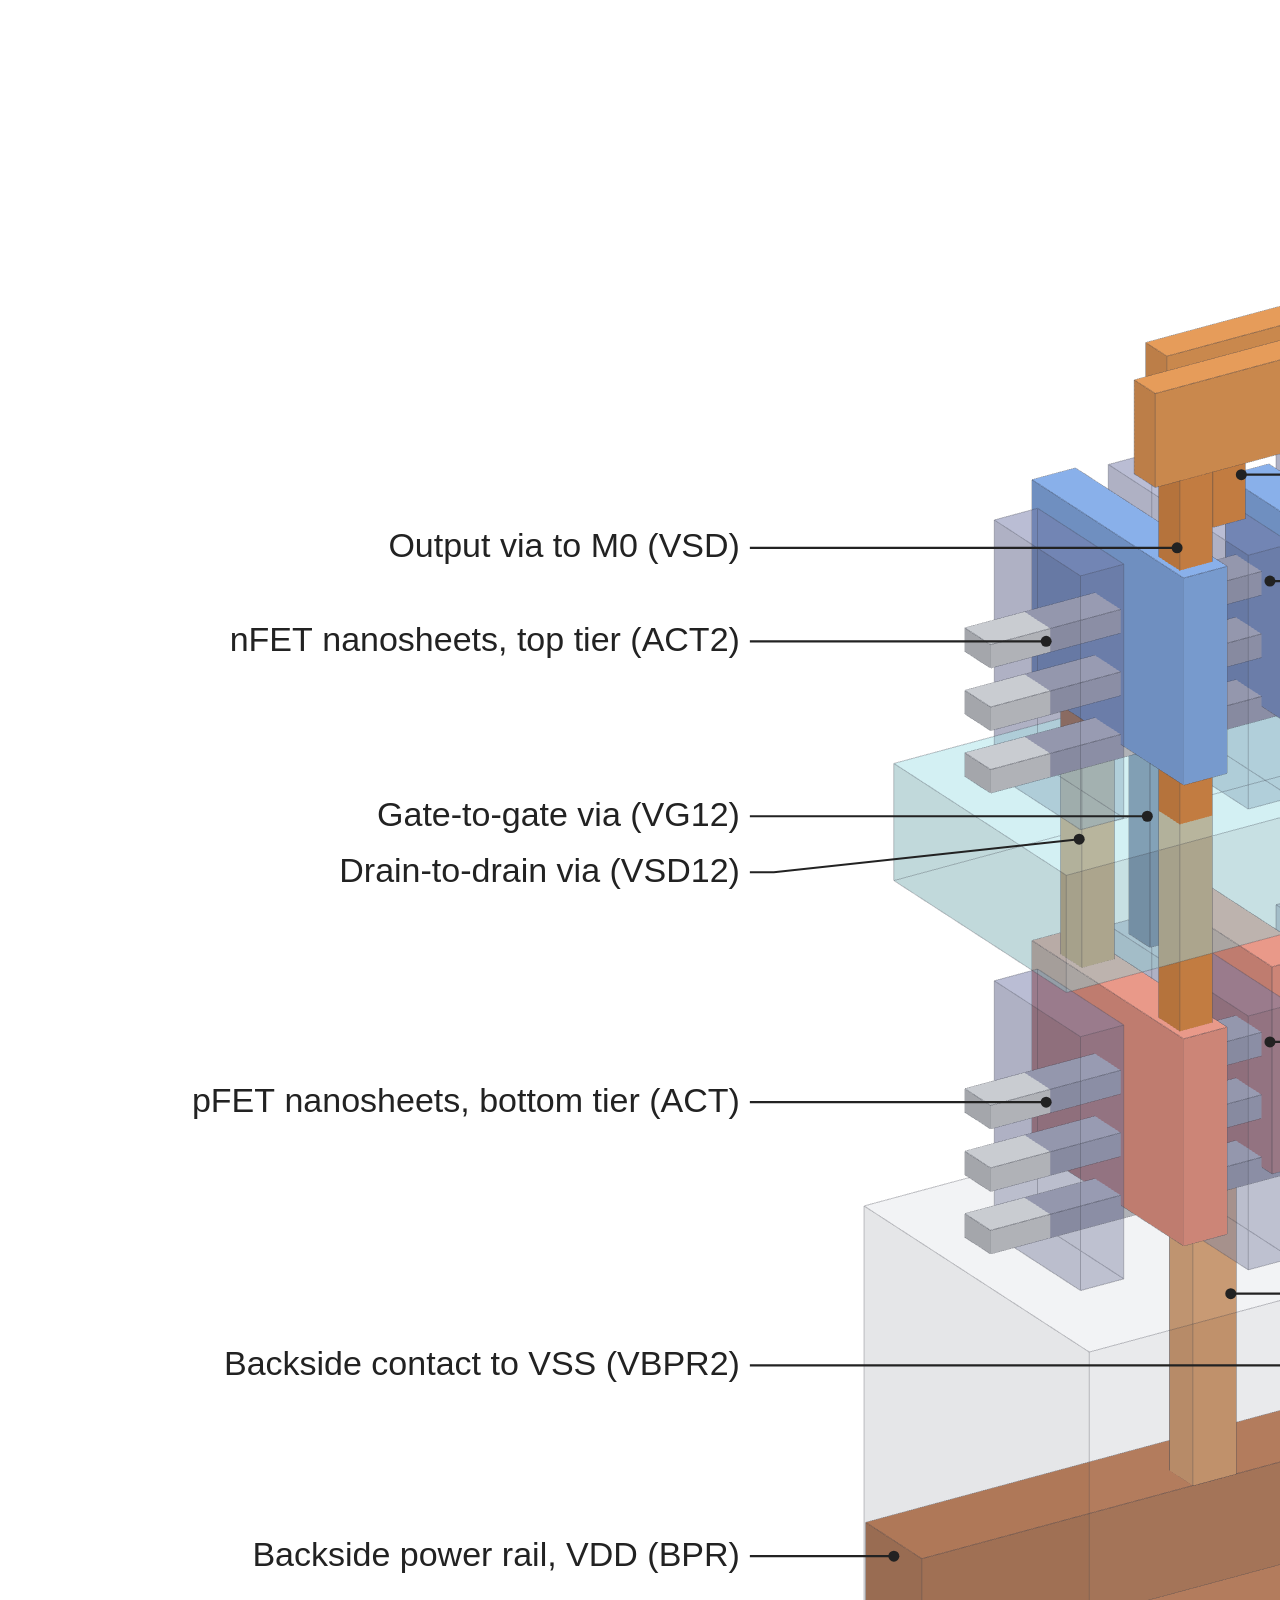
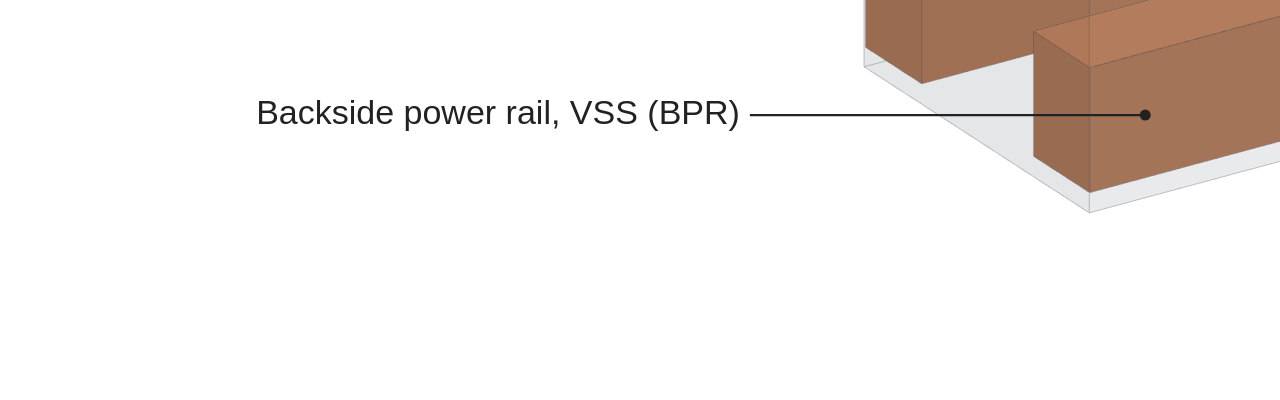
<file: tools/cfet-figure/render.html>
<!doctype html>
<html><head><meta charset="utf-8">
<!-- Panel a of assets/cfet/cfet-inv-x1.webp: the MATRIX-A5 inv_x1 cell in 3D at true scale.
     Geometry comes from boxes.json (export_boxes.py). Serve the portfolio root over http and run make.js. -->
<style>html,body{margin:0;background:#fff}canvas{display:block}#ov{position:absolute;left:0;top:0}</style>
<script type="importmap">{"imports":{"three":"../../assets/vendor/three/three.module.min.js"}}</script>
</head><body>
<div id="wrap" style="position:relative"></div>
<script type="module">
import * as THREE from 'three';
const W = 2400, H = 2000;
const boxes = await (await fetch('boxes.json')).json();

const COL = {
  BPR: 0xb8622e, VBPR: 0xe8954f, VBPR2: 0xe8954f, VSD12: 0xe8954f, VSD: 0xe8954f, VG2: 0xe8954f,
  ACT: 0xd2d5db, ACT2: 0xd2d5db,
  GATE: 0x7b80b0, GATE2: 0x7b80b0, VG12: 0x5d6296,
  SDCON: 0xf4a08f, SDCON2: 0x8fb8f5, M0: 0xf0a35e,
  INTERTIER: 0xb8eef3, BACKDIEL: 0xdfe3ea,
};
const TRANSP = { GATE: 0.5, GATE2: 0.5, INTERTIER: 0.55, BACKDIEL: 0.32 };
// dielectric slabs from GTA5cfet.itf: bottom_diel + BPR_diel + BOX_diel = 0..118 nm, INTERTIER_diel = 206..236 nm
boxes.push({ L: 'BACKDIEL', x0: -22.8, y0: -12.3, x1: 100.8, y1: 84.3, z0: 0, z1: 118 });
boxes.push({ L: 'INTERTIER', x0: -22.5, y0: -2, x1: 100.5, y1: 72, z0: 206, z1: 236 });

const renderer = new THREE.WebGLRenderer({ antialias: true, preserveDrawingBuffer: true });
renderer.setPixelRatio(1); renderer.setSize(W, H); renderer.setClearColor(0xffffff);
document.getElementById('wrap').appendChild(renderer.domElement);
const scene = new THREE.Scene();
const cx = 39, cy = 36, cz = 174;
const cam = new THREE.OrthographicCamera(-W / 2, W / 2, H / 2, -H / 2, -5000, 5000);
cam.up.set(0, 0, 1);
const dir = new THREE.Vector3(-1.0, -1.55, 0.85).normalize();
cam.position.set(cx + dir.x * 1000, cy + dir.y * 1000, cz + dir.z * 1000);
cam.lookAt(cx, cy, cz);
cam.zoom = 4.3; cam.updateProjectionMatrix();
scene.add(new THREE.AmbientLight(0xffffff, 1.35));
const d1 = new THREE.DirectionalLight(0xffffff, 1.5); d1.position.set(-300, -500, 800); scene.add(d1);
const d2 = new THREE.DirectionalLight(0xffffff, 0.5); d2.position.set(400, 200, 300); scene.add(d2);
for (const b of boxes) {
  const g = new THREE.BoxGeometry(b.x1 - b.x0, b.y1 - b.y0, b.z1 - b.z0);
  const t = TRANSP[b.L];
  const m = new THREE.MeshLambertMaterial({ color: COL[b.L], transparent: !!t, opacity: t || 1, depthWrite: !t });
  const mesh = new THREE.Mesh(g, m); b.mesh = mesh;
  mesh.position.set((b.x0 + b.x1) / 2, (b.y0 + b.y1) / 2, (b.z0 + b.z1) / 2);
  if (t) mesh.renderOrder = (b.L === 'BACKDIEL' || b.L === 'INTERTIER') ? 4 : 2;
  scene.add(mesh);
  const e = new THREE.LineSegments(new THREE.EdgesGeometry(g), new THREE.LineBasicMaterial({ color: 0x3a3d48, transparent: true, opacity: t ? 0.3 : 0.45 }));
  e.position.copy(mesh.position); e.renderOrder = 5; scene.add(e);
}
renderer.render(scene, cam);

// labels: [text, box, preferred anchor, side]; each dot moves to the nearest point of that box the camera actually sees
const proj = (x, y, z) => { const v = new THREE.Vector3(x, y, z).project(cam); return [(v.x + 1) / 2 * W, (1 - v.y) / 2 * H]; };
const find = (L, f = () => true) => boxes.find(b => b.L === L && f(b));
const L = [
  ['Front-side M0', find('M0', b => b.y0 > 20), b => [b.x1 - 4, (b.y0 + b.y1) / 2, b.z1], 'R'],
  ['Gate contact (VG2)', find('VG2'), b => [b.x1, (b.y0 + b.y1) / 2, (b.z0 + b.z1) / 2], 'R'],
  ['Top gate (GATE2)', find('GATE2', b => b.x0 > 30 && b.x0 < 40), b => [39, b.y0, b.z1 - 6], 'R'],
  ['nFET nanosheets, top tier (ACT2)', find('ACT2'), b => [-14, b.y0, (b.z0 + b.z1) / 2], 'L'],
  ['n\u207a S/D contact (SDCON2)', find('SDCON2', b => b.x0 > 40), b => [b.x1, b.y0 + 8, b.z1 - 12], 'R'],
  ['Inter-tier dielectric', find('INTERTIER'), b => [b.x1 - 3, b.y0, (b.z0 + b.z1) / 2], 'R'],
  ['Bottom gate (GATE)', find('GATE', b => b.x0 > 30 && b.x0 < 40), b => [39, b.y0, b.z1 - 6], 'R'],
  ['pFET nanosheets, bottom tier (ACT)', find('ACT'), b => [-14, b.y0, (b.z0 + b.z1) / 2], 'L'],
  ['p\u207a S/D contact (SDCON)', find('SDCON', b => b.x0 > 40), b => [b.x1, b.y0 + 8, b.z0 + 12], 'R'],
  ['Backside contact to VDD (VBPR)', find('VBPR'), b => [b.x1, b.y0, (b.z0 + b.z1) / 2], 'R'],
  ['Backside dielectric', find('BACKDIEL'), b => [b.x1 - 3, b.y0, 70], 'R'],
  ['Output via to M0 (VSD)', find('VSD'), b => [b.x0, b.y0, b.z1 - 10], 'L'],
  ['Gate-to-gate via (VG12)', find('VG12'), b => [b.x0, b.y0, b.z0 + 30], 'L'],
  ['Drain-to-drain via (VSD12)', find('VSD12'), b => [b.x0, b.y0, b.z0 + 40], 'L'],
  ['Backside contact to VSS (VBPR2)', find('VBPR2'), b => [b.x0, b.y0, b.z0 + 60], 'L'],
  ['Backside power rail, VDD (BPR)', find('BPR', b => b.y0 > 30), b => [b.x0 + 6, (b.y0 + b.y1) / 2, b.z1], 'L'],
  ['Backside power rail, VSS (BPR)', find('BPR', b => b.y0 < 0), b => [b.x0 + 8, b.y0, (b.z0 + b.z1) / 2], 'L'],
];

const rc = new THREE.Raycaster();
const solid = boxes.filter(b => b.L !== 'BACKDIEL' && b.L !== 'INTERTIER').map(b => b.mesh);
const slabs = { BACKDIEL: 1, INTERTIER: 1 };
function firstHit(sx, sy) {
  rc.setFromCamera(new THREE.Vector2(sx / W * 2 - 1, 1 - sy / H * 2), cam);
  const h = rc.intersectObjects(solid, false);
  return h.length ? h[0].object : null;
}
function visAnchor(b, pref, name) {
  if (slabs[b.L]) return proj(...pref);
  const cands = [];
  const N = 8;
  for (let i = 1; i < N; i++) for (let j = 1; j < N; j++) {
    const u = i / N, v = j / N;
    cands.push([b.x0, b.y0 + u * (b.y1 - b.y0), b.z0 + v * (b.z1 - b.z0)]);   // -x face
    cands.push([b.x0 + u * (b.x1 - b.x0), b.y0, b.z0 + v * (b.z1 - b.z0)]);   // -y face
    cands.push([b.x0 + u * (b.x1 - b.x0), b.y0 + v * (b.y1 - b.y0), b.z1]);   // top face
  }
  const d2 = q => (q[0] - pref[0]) ** 2 + (q[1] - pref[1]) ** 2 + (q[2] - pref[2]) ** 2;
  cands.sort((a, c) => d2(a) - d2(c));
  for (const q of cands) { const p = proj(...q); if (firstHit(p[0], p[1]) === b.mesh) return p; }
  console.log('NO VISIBLE ANCHOR for', name); return proj(...pref);
}
const ov = document.createElement('canvas'); ov.id = 'ov'; ov.width = W; ov.height = H;
document.getElementById('wrap').appendChild(ov);
const c = ov.getContext('2d');
c.font = '400 34px Inter, "Helvetica Neue", Arial, sans-serif'; c.textBaseline = 'middle';
for (const side of ['L', 'R']) {
  const items = L.filter(l => l[3] === side).map(([t, b, a]) => { const p = visAnchor(b, a(b), t); return { t, p, y: p[1] }; });
  items.sort((a, b) => a.y - b.y);
  for (let i = 1; i < items.length; i++) items[i].y = Math.max(items[i].y, items[i - 1].y + 56);
  const xs = items.map(i => i.p[0]);
  const colX = side === 'R' ? Math.max(...xs) + 120 : Math.min(...xs) - 120;
  for (const it of items) {
    c.strokeStyle = '#222'; c.lineWidth = 2.2;
    c.beginPath(); c.moveTo(it.p[0], it.p[1]); c.lineTo(colX, it.y); c.lineTo(colX + (side === 'R' ? 24 : -24), it.y); c.stroke();
    c.fillStyle = '#222'; c.beginPath(); c.arc(it.p[0], it.p[1], 5.5, 0, 7); c.fill();
    c.textAlign = side === 'R' ? 'left' : 'right';
    c.fillText(it.t, colX + (side === 'R' ? 34 : -34), it.y);
  }
}
window.done = true;
</script></body></html>
</file>
<file: css/style.css>
/* ============================================================
   Khoi Nguyen — Engineering Portfolio
   Design tokens
   ============================================================ */
:root {
  --ink: #161616;
  --paper: #ffffff;
  --paper-raised: #f4f4f4;
  --muted: #525252;
  --line: #e0e0e0;
  --accent: #0f62fe;
  --accent-ink: #ffffff;

  --font-display: "IBM Plex Sans", "Helvetica Neue", Arial, sans-serif;
  --font-body: "IBM Plex Sans", "Helvetica Neue", Arial, sans-serif;
  --font-mono: "IBM Plex Mono", "SFMono-Regular", Consolas, monospace;

  --max-w: 1240px;
  --gutter: 24px;

  --dur-fast: 120ms;
  --dur-med: 220ms;
  --ease: cubic-bezier(0.2, 0.6, 0.2, 1);
}

/* ------------------------------------------------------------
   Reset
   ------------------------------------------------------------ */

*,
*::before,
*::after {
  box-sizing: border-box;
}

html {
  -webkit-text-size-adjust: 100%;
}

body {
  margin: 0;
  background: var(--paper);
  color: var(--ink);
  font-family: var(--font-body);
  font-size: 16px;
  line-height: 1.6;
  -webkit-font-smoothing: antialiased;
}

img {
  max-width: 100%;
  display: block;
}

a {
  color: inherit;
}

ul {
  margin: 0;
  padding: 0;
  list-style: none;
}

h1, h2, h3, h4 {
  font-family: var(--font-display);
  font-weight: 600;
  line-height: 1.08;
  letter-spacing: -0.02em;
  margin: 0;
}

p {
  margin: 0;
}

svg text {
  font-family: var(--font-mono);
}

/* ------------------------------------------------------------
   Layout helpers
   ------------------------------------------------------------ */

.wrap {
  max-width: var(--max-w);
  margin: 0 auto;
  padding: 0 var(--gutter);
}

.skip-link {
  position: absolute;
  left: -9999px;
  top: 0;
  background: var(--ink);
  color: var(--paper);
  padding: 12px 18px;
  z-index: 200;
  font-family: var(--font-mono);
  font-size: 13px;
}

.skip-link:focus {
  left: var(--gutter);
  top: var(--gutter);
}

:focus-visible {
  outline: 2px solid var(--accent);
  outline-offset: 3px;
}

.label {
  font-family: var(--font-mono);
  font-size: 12px;
  letter-spacing: 0.08em;
  text-transform: uppercase;
  color: var(--muted);
}

.rule {
  border: none;
  border-top: 1px solid var(--line);
  margin: 0;
}

.section {
  padding: 88px 0;
  border-top: 1px solid var(--line);
}

.section-head {
  display: flex;
  align-items: baseline;
  justify-content: space-between;
  gap: 24px;
  margin-bottom: 48px;
  flex-wrap: wrap;
}

.section-head h2 {
  font-size: clamp(28px, 4vw, 40px);
}

.section-index {
  font-family: var(--font-mono);
  font-size: 13px;
  color: var(--muted);
  white-space: nowrap;
}

/* ------------------------------------------------------------
   Header / Nav
   ------------------------------------------------------------ */

.site-header {
  position: sticky;
  top: 0;
  z-index: 100;
  background: rgba(244, 242, 237, 0.94);
  border-bottom: 1px solid var(--line);
  backdrop-filter: none;
}

.site-header .wrap {
  display: flex;
  align-items: center;
  justify-content: space-between;
  height: 68px;
}

.logo {
  font-family: var(--font-mono);
  font-size: 14px;
  letter-spacing: 0.02em;
  text-decoration: none;
  display: flex;
  flex-direction: column;
  line-height: 1.2;
}

.logo strong {
  font-family: var(--font-display);
  font-size: 17px;
  font-weight: 600;
}

.logo span {
  color: var(--muted);
  font-size: 11px;
}

.nav-list {
  display: flex;
  align-items: center;
  gap: 26px;
}

.nav-list a {
  text-decoration: none;
  font-family: var(--font-mono);
  font-size: 13px;
  letter-spacing: 0.03em;
  text-transform: uppercase;
  color: var(--ink);
  padding: 4px 2px;
  border-bottom: 1px solid transparent;
  transition: border-color var(--dur-fast) var(--ease), color var(--dur-fast) var(--ease);
}

.nav-list a:hover,
.nav-list a[aria-current="page"] {
  border-bottom-color: var(--accent);
}

.nav-list a[aria-current="page"] {
  color: var(--accent);
}

.nav-list a.nav-cv {
  border: 1px solid var(--ink);
  padding: 6px 12px;
}

.nav-list a.nav-cv:hover {
  background: var(--ink);
  color: var(--paper);
}

@media (max-width: 1100px) and (min-width: 921px) {
  .nav-list { gap: 18px; }
  .nav-list a { font-size: 12px; }
}

.nav-toggle {
  display: none;
  background: none;
  border: 1px solid var(--line);
  width: 40px;
  height: 40px;
  align-items: center;
  justify-content: center;
  cursor: pointer;
}

.nav-toggle-bars {
  position: relative;
  width: 18px;
  height: 12px;
}

.nav-toggle-bars span {
  position: absolute;
  left: 0;
  right: 0;
  height: 1.5px;
  background: var(--ink);
  transition: transform var(--dur-med) var(--ease), opacity var(--dur-med) var(--ease);
}

.nav-toggle-bars span:nth-child(1) { top: 0; }
.nav-toggle-bars span:nth-child(2) { top: 50%; margin-top: -0.75px; }
.nav-toggle-bars span:nth-child(3) { bottom: 0; }

.nav-toggle[aria-expanded="true"] .nav-toggle-bars span:nth-child(1) {
  transform: translateY(5.25px) rotate(45deg);
}
.nav-toggle[aria-expanded="true"] .nav-toggle-bars span:nth-child(2) {
  opacity: 0;
}
.nav-toggle[aria-expanded="true"] .nav-toggle-bars span:nth-child(3) {
  transform: translateY(-5.25px) rotate(-45deg);
}

/* ------------------------------------------------------------
   Hero
   ------------------------------------------------------------ */

.hero {
  padding: 52px 0 80px;
  border-top: none;
}

.hero .wrap {
  display: grid;
  grid-template-columns: 1.05fr 0.95fr;
  gap: 56px;
  align-items: center;
}

.hero-eyebrow {
  margin-bottom: 22px;
}

.hero h1 {
  font-size: clamp(32px, 4.4vw, 52px);
  letter-spacing: -0.01em;
  max-width: 18ch;
}

.hero-intro {
  margin-top: 22px;
  max-width: 60ch;
  color: var(--muted);
  font-size: 17px;
}

.hero-links {
  display: flex;
  gap: 16px;
  margin-top: 32px;
  flex-wrap: wrap;
}

.btn {
  display: inline-flex;
  align-items: center;
  gap: 8px;
  font-family: var(--font-mono);
  font-size: 13px;
  text-transform: uppercase;
  letter-spacing: 0.04em;
  text-decoration: none;
  padding: 13px 22px;
  border: 1px solid var(--ink);
  color: var(--ink);
  transition: background var(--dur-fast) var(--ease), color var(--dur-fast) var(--ease);
}

.btn:hover {
  background: var(--ink);
  color: var(--paper);
}

.btn-primary {
  background: var(--accent);
  border-color: var(--accent);
  color: var(--accent-ink);
}

.btn-primary:hover {
  background: transparent;
  color: var(--accent);
}

.hero-figure {
  border: 1px solid var(--line);
  background: var(--paper-raised);
  padding: 20px;
  position: relative;
}

.hero-figure svg,
.hero-figure img {
  width: 100%;
  height: auto;
  display: block;
}

.hero-figure img {
  background: #0d0f11;
}

.hero-facts {
  margin: 30px 0 0;
  max-width: 56ch;
  border-top: 1px solid var(--line);
}

.hero-facts div {
  display: grid;
  grid-template-columns: 88px 1fr;
  gap: 16px;
  padding: 9px 0;
  border-bottom: 1px solid var(--line);
}

.hero-facts dt {
  font-family: var(--font-mono);
  font-size: 11px;
  letter-spacing: 0.06em;
  text-transform: uppercase;
  color: var(--muted);
  padding-top: 2px;
}

.hero-facts dd {
  margin: 0;
  font-size: 14.5px;
}

.hero-figure figcaption {
  margin-top: 14px;
  font-family: var(--font-mono);
  font-size: 11px;
  color: var(--muted);
  display: flex;
  justify-content: space-between;
  letter-spacing: 0.02em;
}

/* ------------------------------------------------------------
   Marquee strip
   ------------------------------------------------------------ */

.strip {
  border-top: 1px solid var(--line);
  border-bottom: 1px solid var(--line);
  padding: 18px 0;
}

.strip ul {
  display: flex;
  flex-wrap: wrap;
  gap: 12px 0;
}

.strip li {
  font-family: var(--font-mono);
  font-size: 12px;
  color: var(--muted);
  padding: 0 18px;
  border-left: 1px solid var(--line);
}

.strip li:first-child {
  border-left: none;
  padding-left: 0;
}

/* ------------------------------------------------------------
   Experience
   ------------------------------------------------------------ */

.exp-list {
  display: flex;
  flex-direction: column;
}

.exp-item {
  display: grid;
  grid-template-columns: 200px 1fr;
  gap: 32px;
  padding: 32px 0;
  border-top: 1px solid var(--line);
}

.exp-item:first-child {
  border-top: none;
}

.exp-when {
  font-family: var(--font-mono);
  font-size: 13px;
  color: var(--muted);
}

.exp-role {
  font-family: var(--font-display);
  font-size: 21px;
  margin-bottom: 4px;
}

.exp-org {
  color: var(--muted);
  margin-bottom: 14px;
  font-size: 15px;
}

.exp-points {
  max-width: 70ch;
}

.exp-points li {
  position: relative;
  padding-left: 18px;
  font-size: 14.5px;
  margin-bottom: 7px;
}

.exp-points li::before {
  content: "";
  position: absolute;
  left: 0;
  top: 0.72em;
  width: 7px;
  height: 1px;
  background: var(--accent);
}

.exp-tools {
  margin-top: 14px;
  font-family: var(--font-mono);
  font-size: 11.5px;
  color: var(--muted);
}

/* ------------------------------------------------------------
   Stats, charts & data tables
   ------------------------------------------------------------ */

.stat-row {
  display: grid;
  grid-template-columns: repeat(3, 1fr);
  gap: 1px;
  background: var(--line);
  border: 1px solid var(--line);
}

.stat-tile {
  background: var(--paper);
  padding: 24px 22px;
  display: flex;
  flex-direction: column;
  gap: 6px;
}

.stat-num {
  font-family: var(--font-display);
  font-size: clamp(26px, 4vw, 36px);
  font-weight: 500;
  letter-spacing: -0.01em;
  line-height: 1;
}

.stat-lab {
  font-family: var(--font-mono);
  font-size: 11px;
  text-transform: uppercase;
  letter-spacing: 0.06em;
  color: var(--muted);
}

.chart-frame {
  border: 1px solid var(--line);
  background: var(--paper-raised);
  padding: 22px;
  margin-top: 40px;
}

.chart-frame svg {
  width: 100%;
  height: auto;
  display: block;
  font-family: var(--font-mono);
}

.prose .note {
  font-family: var(--font-mono);
  font-size: 12.5px;
  color: var(--muted);
  border-left: 2px solid var(--line);
  padding-left: 14px;
  margin-top: 26px;
}

.table-scroll {
  overflow-x: auto;
  -webkit-overflow-scrolling: touch;
}

.data-table {
  width: 100%;
  border-collapse: collapse;
  font-size: 14px;
}

.data-table caption {
  text-align: left;
  font-family: var(--font-mono);
  font-size: 11px;
  text-transform: uppercase;
  letter-spacing: 0.06em;
  color: var(--muted);
  padding-bottom: 12px;
}

.data-table th,
.data-table td {
  text-align: right;
  padding: 11px 14px;
  border-bottom: 1px solid var(--line);
}

.data-table th:first-child,
.data-table td:first-child {
  text-align: left;
  font-family: var(--font-mono);
  font-size: 13px;
}

.data-table thead th {
  font-family: var(--font-mono);
  font-size: 10.5px;
  font-weight: 600;
  text-transform: uppercase;
  letter-spacing: 0.05em;
  color: var(--muted);
  border-bottom: 1px solid var(--ink);
}

.data-table tbody td {
  font-variant-numeric: tabular-nums;
}

.data-table tfoot td {
  font-variant-numeric: tabular-nums;
  font-weight: 600;
  border-bottom: none;
  border-top: 1px solid var(--ink);
}

@media (max-width: 680px) {
  .stat-row { grid-template-columns: 1fr; }
  .data-table { font-size: 12.5px; }
  .data-table th, .data-table td { padding: 9px 8px; }
}

/* ------------------------------------------------------------
   Certifications
   ------------------------------------------------------------ */

.cert-block {
  margin-top: 56px;
  padding-top: 32px;
  border-top: 1px solid var(--line);
}

.cert-list {
  margin-top: 16px;
  display: grid;
  gap: 1px;
  background: var(--line);
  border: 1px solid var(--line);
}

.cert-list li {
  background: var(--paper);
  display: grid;
  grid-template-columns: 1fr auto auto;
  align-items: baseline;
  gap: 8px 24px;
  padding: 18px 20px;
}

.cert-name {
  font-weight: 500;
  font-size: 15.5px;
}

.cert-issuer {
  font-family: var(--font-mono);
  font-size: 11px;
  text-transform: uppercase;
  letter-spacing: 0.05em;
  color: var(--muted);
}

.cert-date {
  font-family: var(--font-mono);
  font-size: 12px;
  color: var(--accent);
  white-space: nowrap;
}

@media (max-width: 680px) {
  .cert-list li {
    grid-template-columns: 1fr;
    gap: 6px;
  }
}

/* ------------------------------------------------------------
   Projects
   ------------------------------------------------------------ */

.proj-list {
  display: grid;
  gap: 1px;
  background: var(--line);
  border: 1px solid var(--line);
}

.proj {
  display: block;
  background: var(--paper);
  padding: 28px 28px 24px;
  text-decoration: none;
  color: inherit;
  transition: background var(--dur-fast) var(--ease);
}

.proj:hover {
  background: var(--paper-raised);
}

.proj-head {
  display: grid;
  grid-template-columns: 40px 1fr auto;
  gap: 16px;
  align-items: baseline;
}

.proj-num {
  font-family: var(--font-mono);
  font-size: 13px;
  color: var(--muted);
}

.proj-head h3 {
  font-size: 21px;
}

.proj-cat {
  font-family: var(--font-mono);
  font-size: 11px;
  letter-spacing: 0.05em;
  text-transform: uppercase;
  color: var(--accent);
  white-space: nowrap;
}

.proj-sum {
  margin: 12px 0 0 56px;
  max-width: 78ch;
  color: var(--muted);
  font-size: 15px;
}

.proj-spec {
  margin: 20px 0 0 56px;
  display: grid;
  grid-template-columns: repeat(4, 1fr);
  border-top: 1px solid var(--line);
}

.proj-spec div {
  padding: 12px 16px 0 0;
}

.proj-spec dt {
  font-family: var(--font-mono);
  font-size: 10.5px;
  letter-spacing: 0.06em;
  text-transform: uppercase;
  color: var(--muted);
  margin-bottom: 4px;
}

.proj-spec dd {
  margin: 0;
  font-size: 13.5px;
  line-height: 1.5;
}

.proj-go {
  display: inline-block;
  margin: 18px 0 0 56px;
  font-family: var(--font-mono);
  font-size: 12.5px;
}

.proj:hover .proj-go {
  color: var(--accent);
}

@media (max-width: 1024px) {
  .proj-spec { grid-template-columns: repeat(2, 1fr); }
}

@media (max-width: 680px) {
  .proj { padding: 22px 18px 20px; }
  .proj-head { grid-template-columns: 30px 1fr; gap: 10px; }
  .proj-cat { grid-column: 2; white-space: normal; }
  .proj-sum, .proj-spec, .proj-go { margin-left: 40px; }
  .proj-spec { grid-template-columns: 1fr; }
}

/* ------------------------------------------------------------
   Fabrication
   ------------------------------------------------------------ */

.fab-grid {
  display: grid;
  grid-template-columns: 1.5fr 1fr;
  gap: 56px;
  align-items: start;
}

.fab-lead {
  max-width: 62ch;
  margin-bottom: 28px;
  font-size: 16px;
}

.fab-photo {
  max-width: 400px;
  justify-self: end;
}

@media (max-width: 1024px) {
  .fab-grid { grid-template-columns: 1fr; gap: 40px; }
  .fab-photo { justify-self: start; }
}

/* ------------------------------------------------------------
   Skills
   ------------------------------------------------------------ */

.skill-grid {
  display: grid;
  grid-template-columns: repeat(3, 1fr);
  gap: 1px;
  background: var(--line);
  border: 1px solid var(--line);
}

.skill-group {
  background: var(--paper);
  padding: 22px 22px 24px;
}

.skill-group h3 {
  font-family: var(--font-mono);
  font-size: 11.5px;
  font-weight: 600;
  letter-spacing: 0.06em;
  text-transform: uppercase;
  color: var(--accent);
  margin-bottom: 10px;
}

.skill-group p {
  font-size: 14.5px;
  line-height: 1.65;
}

@media (max-width: 900px) {
  .skill-grid { grid-template-columns: repeat(2, 1fr); }
}

@media (max-width: 560px) {
  .skill-grid { grid-template-columns: 1fr; }
}

/* ------------------------------------------------------------
   Research teaser
   ------------------------------------------------------------ */

.research-teaser {
  display: grid;
  grid-template-columns: 1fr 1fr;
  gap: 48px;
  align-items: start;
}

.research-teaser p {
  color: var(--muted);
  max-width: 52ch;
  margin-bottom: 24px;
}

.diagram-frame {
  border: 1px solid var(--line);
  padding: 18px;
  background: var(--paper-raised);
}

.diagram-frame svg {
  width: 100%;
  height: auto;
}

/* ------------------------------------------------------------
   Contact
   ------------------------------------------------------------ */

.contact-grid {
  display: grid;
  grid-template-columns: 1.2fr 1fr;
  gap: 48px;
}

.contact-lead {
  font-size: 22px;
  font-family: var(--font-display);
  max-width: 22ch;
}

.contact-list {
  display: flex;
  flex-direction: column;
}

.contact-list li {
  border-top: 1px solid var(--line);
}

.contact-list li:last-child {
  border-bottom: 1px solid var(--line);
}

.contact-list a {
  display: flex;
  justify-content: space-between;
  align-items: center;
  padding: 18px 0;
  text-decoration: none;
  font-family: var(--font-mono);
  font-size: 14px;
}

.contact-list a:hover .contact-arrow {
  transform: translateX(4px);
}

.contact-arrow {
  color: var(--accent);
  transition: transform var(--dur-fast) var(--ease);
}

/* ------------------------------------------------------------
   Footer
   ------------------------------------------------------------ */

.site-footer {
  border-top: 1px solid var(--line);
  padding: 32px 0;
}

.site-footer .wrap {
  display: flex;
  justify-content: space-between;
  flex-wrap: wrap;
  gap: 12px;
  font-family: var(--font-mono);
  font-size: 12px;
  color: var(--muted);
}

/* ------------------------------------------------------------
   Inner pages (about / research / project detail)
   ------------------------------------------------------------ */

.page-hero {
  padding: 56px 0 48px;
  border-top: none;
}

.page-hero h1 {
  font-size: clamp(30px, 4.5vw, 46px);
  margin-top: 18px;
  max-width: 20ch;
}

.page-hero .label {
  margin-bottom: 0;
}

.page-hero .dek {
  margin-top: 20px;
  color: var(--muted);
  max-width: 60ch;
  font-size: 17px;
}

.prose {
  max-width: 68ch;
}

.prose p {
  margin-bottom: 20px;
  font-size: 16px;
}

.prose p:last-child {
  margin-bottom: 0;
}

.two-col {
  display: grid;
  grid-template-columns: 1fr 1fr;
  gap: 56px;
}

.spec-table {
  width: 100%;
  border-collapse: collapse;
  font-size: 14px;
}

.spec-table tr {
  border-top: 1px solid var(--line);
}

.spec-table tr:last-child {
  border-bottom: 1px solid var(--line);
}

.spec-table th,
.spec-table td {
  text-align: left;
  padding: 12px 0;
  vertical-align: top;
}

.spec-table th {
  font-family: var(--font-mono);
  font-weight: 400;
  color: var(--muted);
  width: 40%;
  text-transform: uppercase;
  font-size: 11px;
  letter-spacing: 0.04em;
}

.about-columns {
  display: grid;
  grid-template-columns: 1fr 1fr;
  gap: 56px;
  align-items: start;
}

.interest-list li {
  border-top: 1px solid var(--line);
  padding: 16px 0;
  display: flex;
  justify-content: space-between;
  font-family: var(--font-mono);
  font-size: 13px;
}

.interest-list li:last-child {
  border-bottom: 1px solid var(--line);
}

.interest-list span:last-child {
  color: var(--muted);
}

.breadcrumb {
  font-family: var(--font-mono);
  font-size: 12px;
  color: var(--muted);
  text-decoration: none;
  display: inline-block;
  margin-bottom: 24px;
}

.breadcrumb:hover {
  color: var(--accent);
}

.process-list {
  counter-reset: step;
  display: flex;
  flex-direction: column;
}

.process-list li {
  border-top: 1px solid var(--line);
  padding: 20px 0;
  display: grid;
  grid-template-columns: 48px 1fr;
  gap: 20px;
}

.process-list li:last-child {
  border-bottom: 1px solid var(--line);
}

.process-list li::before {
  counter-increment: step;
  content: counter(step, decimal-leading-zero);
  font-family: var(--font-mono);
  color: var(--accent);
  font-size: 13px;
}

.process-list h4 {
  font-size: 15px;
  margin-bottom: 6px;
}

.process-list p {
  color: var(--muted);
  font-size: 14px;
}

/* ------------------------------------------------------------
   Responsive
   ------------------------------------------------------------ */

@media (max-width: 1024px) {
  .hero .wrap {
    grid-template-columns: 1fr;
    gap: 40px;
  }

  .hero-figure {
    max-width: 480px;
  }

  .exp-item {
    grid-template-columns: 140px 1fr;
  }

  .research-teaser,
  .contact-grid,
  .two-col,
  .about-columns {
    grid-template-columns: 1fr;
  }
}

@media (max-width: 768px) {
  .section {
    padding: 64px 0;
  }

  .exp-item {
    grid-template-columns: 1fr;
    gap: 10px;
  }
}

@media (max-width: 480px) {
  .section-head {
    flex-direction: column;
    gap: 8px;
  }

  .hero-links .btn {
    flex: 1 1 auto;
    justify-content: center;
  }

  .strip li {
    padding: 0 14px 0 0;
    border-left: none;
  }

  .hero-figure figcaption {
    flex-direction: column;
    gap: 4px;
  }
}

@media (max-width: 920px) {
  .nav-list {
    position: fixed;
    inset: 68px 0 0 0;
    background: var(--paper);
    flex-direction: column;
    align-items: stretch;
    gap: 0;
    padding: 8px var(--gutter);
    transform: translateY(-8px);
    opacity: 0;
    visibility: hidden;
    pointer-events: none;
    transition: opacity var(--dur-med) var(--ease), transform var(--dur-med) var(--ease),
      visibility 0s linear var(--dur-med);
  }

  .nav-list.is-open {
    opacity: 1;
    visibility: visible;
    pointer-events: auto;
    transform: translateY(0);
    transition: opacity var(--dur-med) var(--ease), transform var(--dur-med) var(--ease),
      visibility 0s linear 0s;
  }

  .nav-list li {
    border-top: 1px solid var(--line);
  }

  .nav-list a {
    display: block;
    padding: 18px 0;
    font-size: 14px;
  }

  .nav-toggle {
    display: inline-flex;
  }

  .nav-list a.nav-cv {
    border: none;
    padding: 18px 0;
  }
}

/* ------------------------------------------------------------
   Motion
   ------------------------------------------------------------ */

/* (hero entrance animation removed: content shows immediately) */

@media (prefers-reduced-motion: reduce) {
  * {
    transition-duration: 0.001ms !important;
    animation-duration: 0.001ms !important;
  }
}

/* ------------------------------------------------------------
   Physical-design figure gallery
   ------------------------------------------------------------ */

.pd-lede {
  max-width: 62ch;
  color: var(--muted);
  font-size: 14.5px;
  margin-bottom: 36px;
}

.pd-gallery {
  display: flex;
  flex-direction: column;
  gap: 40px;
}

.pd-figure {
  margin: 0;
}

.pd-figure a {
  display: block;
}

.pd-figure img {
  display: block;
  width: 100%;
  height: auto;
  background: #000;
}

.pd-figure figcaption {
  margin-top: 14px;
  display: flex;
  justify-content: space-between;
  gap: 16px;
  font-family: var(--font-mono);
  font-size: 11px;
  letter-spacing: 0.02em;
  color: var(--muted);
}

.pd-note {
  margin-top: 14px;
  max-width: 62ch;
  color: var(--muted);
  font-size: 14.5px;
}

.pd-note code {
  font-family: var(--font-mono);
  font-size: 0.92em;
}

@media (max-width: 680px) {
  .pd-gallery { gap: 32px; }
  .pd-figure figcaption { flex-direction: column; gap: 4px; }
}

/* ------------------------------------------------------------
   Disclosure block
   ------------------------------------------------------------ */

.disclosure {
  display: grid;
  grid-template-columns: 1fr 1fr;
  gap: 48px;
  align-items: start;
}

.disclosure-col .label {
  margin-bottom: 18px;
}

.disclosure-list {
  list-style: none;
  margin: 0;
  padding: 0;
}

.disclosure-list li {
  position: relative;
  padding: 14px 0 14px 26px;
  border-top: 1px solid var(--line);
  color: var(--muted);
  font-size: 14.5px;
  line-height: 1.55;
}

.disclosure-list li:first-child {
  border-top: none;
  padding-top: 0;
}

.disclosure-list li::before {
  content: "+";
  position: absolute;
  left: 0;
  top: 14px;
  font-family: var(--font-mono);
  font-size: 12px;
  color: var(--ink);
}

.disclosure-list li:first-child::before {
  top: 0;
}

.disclosure-held .disclosure-list li::before {
  content: "\2014";
  color: var(--accent);
}

.disclosure-note {
  margin-top: 40px;
  padding-left: 14px;
  border-left: 2px solid var(--line);
  max-width: 68ch;
  font-family: var(--font-mono);
  font-size: 12.5px;
  line-height: 1.7;
  color: var(--muted);
}

@media (max-width: 768px) {
  .disclosure {
    grid-template-columns: 1fr;
    gap: 36px;
  }
}

/* ------------------------------------------------------------
   Cleanroom photo grid
   ------------------------------------------------------------ */

.lab-intro {
  margin-bottom: 44px;
  align-items: start;
}

.lab-feature {
  max-width: 420px;
  margin: 0;
}

.lab-grid {
  display: grid;
  grid-template-columns: repeat(3, 1fr);
  gap: 20px;
  align-items: start;
}

.lab-figure {
  margin: 0;
  border: 1px solid var(--line);
  background: var(--paper-raised);
  padding: 12px;
}

.lab-figure img {
  display: block;
  width: 100%;
  height: auto;
}

/* Grid tiles share one ratio so rows stay level whatever the source photo is */
.lab-grid .lab-figure img {
  aspect-ratio: 3 / 4;
  height: auto;
  object-fit: cover;
  object-position: center;
}

.lab-figure figcaption {
  margin-top: 10px;
  font-family: var(--font-mono);
  font-size: 11px;
  letter-spacing: 0.02em;
  color: var(--muted);
  display: flex;
  justify-content: space-between;
  gap: 12px;
}

@media (max-width: 680px) {
  .lab-grid { grid-template-columns: repeat(2, 1fr); gap: 14px; }
  .lab-figure { padding: 8px; }
  .lab-feature { max-width: none; }
}

/* ------------------------------------------------------------
   Flip-flop mechanism figures
   ------------------------------------------------------------ */

.dq-figure {
  margin: 0;
}

.dq-figure svg {
  display: block;
  width: 100%;
  height: auto;
}

.dq-figure figcaption {
  margin-top: 14px;
  display: flex;
  justify-content: space-between;
  gap: 16px;
  font-family: var(--font-mono);
  font-size: 11px;
  letter-spacing: 0.02em;
  color: var(--muted);
}

@media (max-width: 680px) {
  .dq-figure figcaption { flex-direction: column; gap: 4px; }
}

.fig-note {
  margin-top: 26px;
  max-width: 62ch;
  color: var(--muted);
  font-size: 14.5px;
}

.fig-note code {
  font-family: var(--font-mono);
  font-size: 0.9em;
}

.fig-refs {
  margin-top: 18px;
  max-width: 68ch;
  font-family: var(--font-mono);
  font-size: 11.5px;
  line-height: 1.7;
  color: var(--muted);
  border-left: 2px solid var(--line);
  padding-left: 14px;
}

.fig-scroll {
  overflow-x: auto;
  -webkit-overflow-scrolling: touch;
}

/* Grid/flex children default to min-width:auto, which lets a wide child
   force its track wider than the viewport. */
.research-teaser > * { min-width: 0; }

@media (max-width: 680px) {
  .dq-figure--pan .fig-scroll svg { min-width: 580px; }
  .dq-figure--pan figcaption::after {
    content: "scroll to read \2192";
    color: var(--line);
  }
}

/* Project status groups (index) */
.proj-group { display: flex; align-items: center; gap: 8px; }
.proj-group::before { content: ""; width: 8px; height: 8px; border-radius: 50%; background: currentColor; }
.proj-group.is-active { color: #2e7d32; }
.proj-group.is-done { color: var(--muted); }


/* ============================================================
   Carbon-style theme (white surfaces, light Plex display type,
   black masthead, flat square tiles, single blue accent)
   ============================================================ */
h1, h2 { font-weight: 300; letter-spacing: -0.01em; }
h1 { line-height: 1.12; }
h2 { line-height: 1.2; }
h3, h4 { font-weight: 500; letter-spacing: 0; }

.site-header { background: #161616; border-bottom: 0; }
.site-header .wrap { height: 56px; }
.logo strong { color: #f4f4f4; font-weight: 500; }
.logo span { color: #a8a8a8; }
.nav-list a { color: #c6c6c6; font-family: var(--font-body); text-transform: none; letter-spacing: 0; font-size: 14px; border-bottom: 2px solid transparent; padding: 0 2px; height: 56px; display: inline-flex; align-items: center; }
.nav-list a:hover { color: #f4f4f4; border-bottom-color: transparent; }
.nav-list a[aria-current="page"] { color: #f4f4f4; border-bottom-color: var(--accent); }
.nav-list a.nav-cv { border: 0; background: var(--accent); color: #fff; padding: 0 16px; }
.nav-list a.nav-cv:hover { background: #0353e9; color: #fff; }
.nav-toggle { border-color: #525252; color: #f4f4f4; }
.nav-toggle-bars span { background: #f4f4f4; }
@media (max-width: 920px) {
  .nav-list { background: #161616; }
  .nav-list a { padding: 0; height: 48px; }
}

.section { border-top-color: var(--line); }
.section-index { color: var(--muted); font-family: var(--font-body); letter-spacing: 0; text-transform: none; }

.proj-list { background: transparent; border: 0; gap: 2px; }
.proj { background: var(--paper-raised); }
.proj:hover { background: #e8e8e8; }
.proj-go { color: var(--accent); }
.spec-table th { color: var(--muted); }
a { color: var(--accent); }
.btn { border-radius: 0; }
:focus-visible { outline: 2px solid var(--accent); outline-offset: 2px; }


/* ============================================================
   Warm editorial theme (layered on the flat-tile structure):
   ivory paper, serif display headlines, light masthead,
   near-black text, clay accent used sparingly
   ============================================================ */
:root {
  --ink: #141413;
  --paper: #faf9f5;
  --paper-raised: #f0eee6;
  --muted: #5e5d59;
  --line: #e3e0d6;
  --accent: #141413;
  --clay: #c96442;
  --font-display: "Newsreader", "Iowan Old Style", Georgia, serif;
  --font-body: "Inter Tight", "Helvetica Neue", Arial, sans-serif;
  --font-mono: var(--font-body);
}
code, kbd, pre, samp { font-family: "IBM Plex Mono", "SFMono-Regular", Consolas, monospace; font-size: 0.92em; }
.label, .section-index, .proj-num, .proj-spec dt { font-variant-numeric: tabular-nums; }
body { font-family: var(--font-body); background: var(--paper); color: var(--ink); }
h1, h2 { font-family: var(--font-display); font-weight: 400; letter-spacing: -0.015em; }
h1 { line-height: 1.08; }
h3, h4 { font-family: var(--font-body); font-weight: 600; letter-spacing: -0.005em; }

.site-header { background: rgba(250, 249, 245, 0.96); border-bottom: 1px solid var(--line); }
.logo strong { color: var(--ink); font-family: var(--font-body); font-weight: 600; }
.logo span { color: var(--muted); }
.nav-list a { color: var(--muted); font-family: var(--font-body); }
.nav-list a:hover { color: var(--ink); }
.nav-list a[aria-current="page"] { color: var(--ink); border-bottom-color: var(--clay); }
.nav-list a.nav-cv { background: var(--ink); color: var(--paper); height: 36px; padding: 0 16px; border-radius: 8px; }
.nav-list a.nav-cv:hover { background: #3d3d3a; color: var(--paper); }
.nav-toggle { border-color: var(--line); color: var(--ink); }
.nav-toggle-bars span { background: var(--ink); }
@media (max-width: 920px) { .nav-list { background: var(--paper); } }

a { color: var(--ink); text-decoration-color: var(--clay); text-underline-offset: 3px; }
.proj { background: var(--paper-raised); border-radius: 12px; }
.proj:hover { background: #e8e5da; }
.proj-list { gap: 12px; }
.proj-go { color: var(--clay); }
.btn { border-radius: 8px; }
.section-index { font-size: 12px; color: var(--muted); letter-spacing: .04em; text-transform: uppercase; }
:focus-visible { outline: 2px solid var(--clay); outline-offset: 2px; }

/* Final review: readability and restraint */
.hero h1 { font-size: clamp(40px, 5vw, 60px); }
.hero-intro { font-size: 18px; line-height: 1.6; max-width: 60ch; }
.exp-points li { font-size: 15.5px; line-height: 1.6; }
.exp-tools { font-size: 12.5px; }
.proj-sum { font-size: 16px; line-height: 1.6; }
.proj-spec dd { font-size: 14.5px; }
.proj-spec dt, .label { font-size: 12px; }
.proj { border-radius: 4px; }
.btn, .nav-list a.nav-cv { border-radius: 4px; }
strong { font-weight: 600; }
@media (max-width: 640px) {
  body { font-size: 16px; }
  .hero h1 { font-size: 40px; }
  .hero-intro { font-size: 17px; }
  .proj-spec { grid-template-columns: 1fr 1fr; margin-left: 0; }
  .proj-go { margin-left: 0; }
}

.hero-portrait {
  max-width: 400px;
  justify-self: end;
}
.hero-portrait img {
  background: none;
  aspect-ratio: 4 / 5;
  object-fit: cover;
}
@media (max-width: 1024px) {
  .hero-portrait { justify-self: start; max-width: 360px; }
}

/* Publications */
.pub-list { list-style: none; margin: 0; padding: 0; }
.pub-list li { border-top: 1px solid var(--line); padding: 20px 0; }
.pub-list li:last-child { border-bottom: 1px solid var(--line); }
.pub-title { font-size: 17px; font-weight: 600; line-height: 1.4; margin: 0 0 6px; max-width: 72ch; }
.pub-title a { color: var(--ink); text-decoration: none; }
.pub-title a:hover { text-decoration: underline; }
.pub-authors, .pub-venue, .pub-links { font-size: 14.5px; color: var(--muted); margin: 0 0 4px; line-height: 1.55; }
.pub-authors strong { color: var(--ink); font-weight: 600; }
.pub-links { margin: 10px 0 0; }

/* Logic schematics: white sheet, like a textbook figure */
.diagram-frame.schematic { background: #fff; }

/* Three layout figures side by side (research page, 12 nm test chip) */
.fig-row { display: grid; grid-template-columns: repeat(3, minmax(0, 1fr)); gap: 20px; align-items: start; margin-bottom: 48px; }
.fig-row .pd-figure img { height: auto; }
@media (max-width: 768px) { .fig-row { grid-template-columns: minmax(0, 1fr); } }

/* Project cards with a feature image in a left column (index) */
.proj.has-media {
  display: grid;
  grid-template-columns: minmax(0, 300px) minmax(0, 1fr);
  column-gap: 32px;
  align-items: start;
}
.proj.has-media > * { grid-column: 2; min-width: 0; }
.proj.has-media > .proj-media { grid-column: 1; grid-row: 1 / span 4; }
.proj-media {
  margin: 0;
  aspect-ratio: 4 / 3;
  overflow: hidden;
  background: #e4e2da;
}
.proj-media img {
  width: 100%;
  height: 100%;
  object-fit: cover;
  transition: transform 400ms cubic-bezier(0.2, 0.8, 0.2, 1);
}
.proj-media.is-plate { background: #0d0e0f; }
.proj-media.is-plate img { object-fit: contain; padding: 4%; }
.proj-media.is-sheet { background: #fff; }
.proj-media.is-sheet img { object-fit: contain; padding: 5%; }
.proj.has-media:hover .proj-media img { transform: scale(1.02); }
@media (max-width: 1024px) {
  .proj.has-media { grid-template-columns: minmax(0, 220px) minmax(0, 1fr); column-gap: 24px; }
}
@media (max-width: 680px) {
  .proj.has-media { grid-template-columns: minmax(0, 1fr); }
  .proj.has-media > *, .proj.has-media > .proj-media { grid-column: 1; grid-row: auto; }
  .proj.has-media > .proj-media { margin-bottom: 18px; aspect-ratio: 16 / 10; }
}
@media (prefers-reduced-motion: reduce) {
  .proj-media img { transition: none; }
}
</file>
